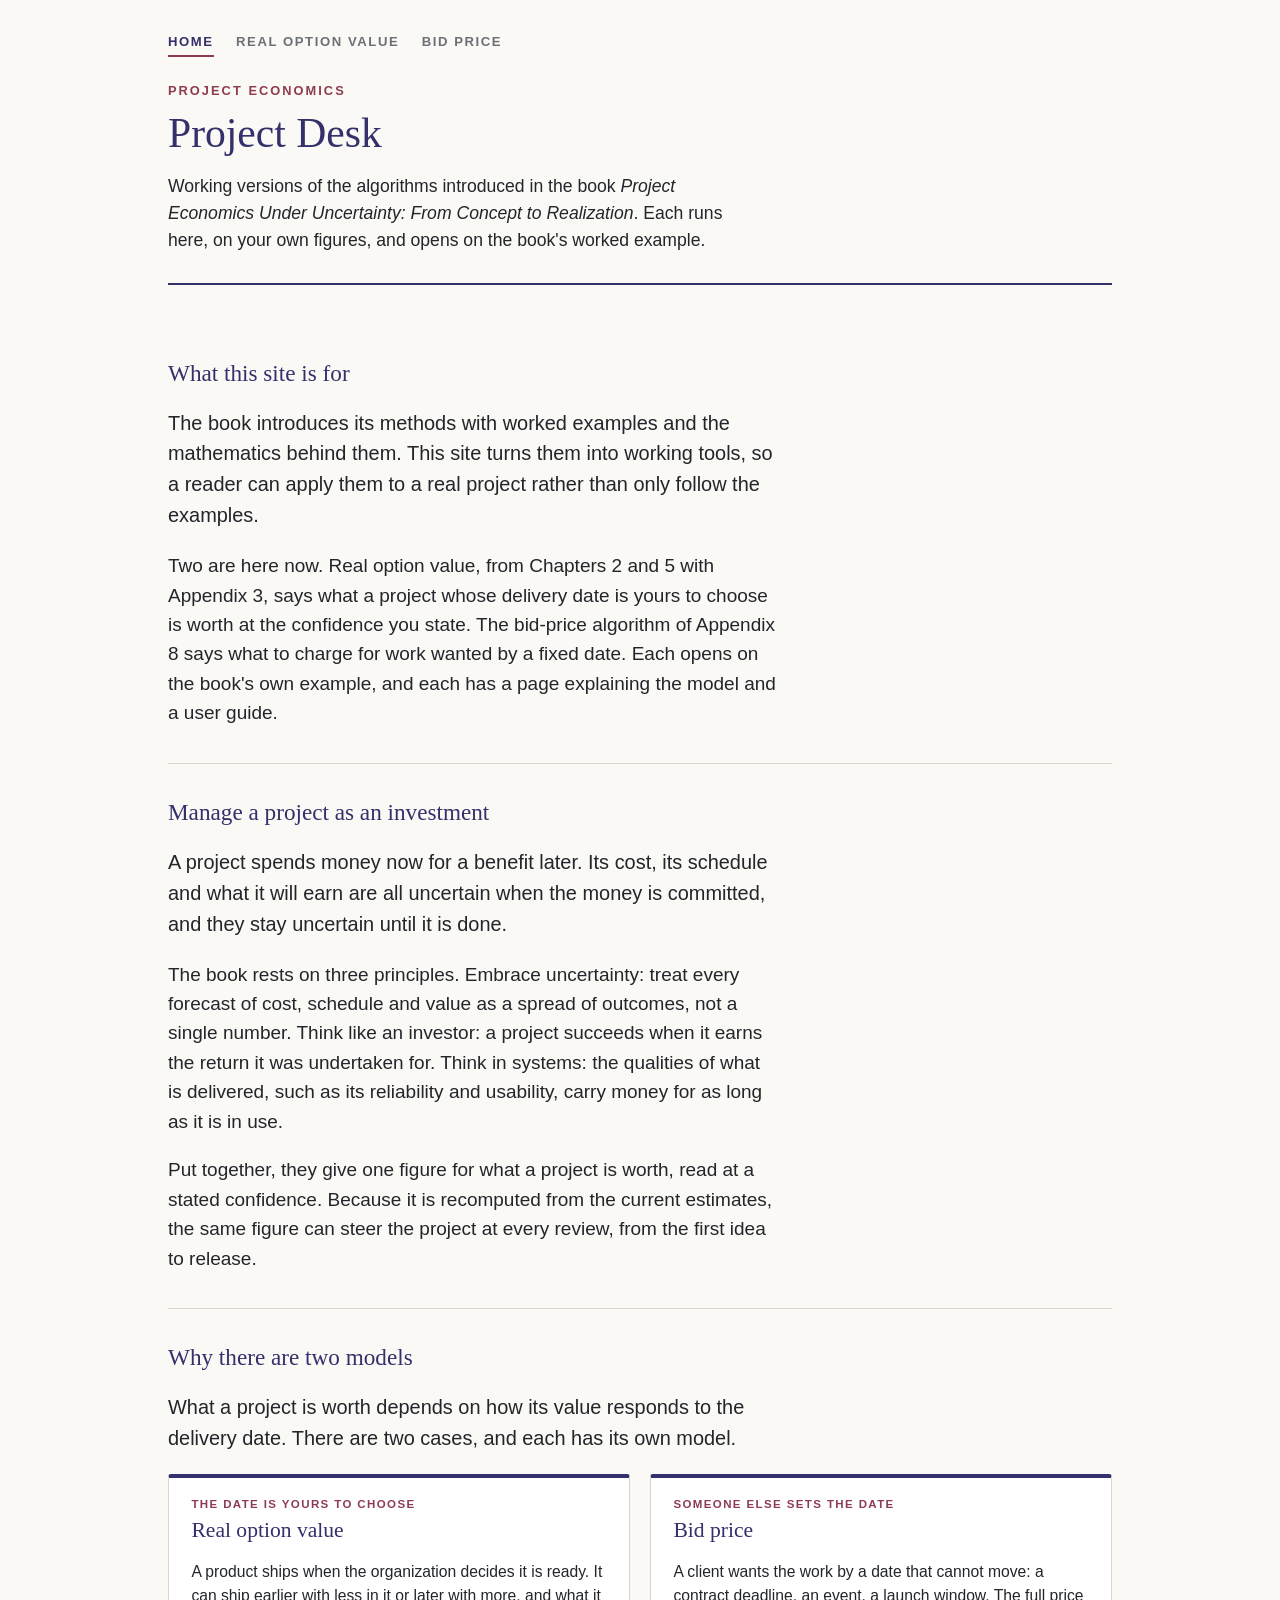
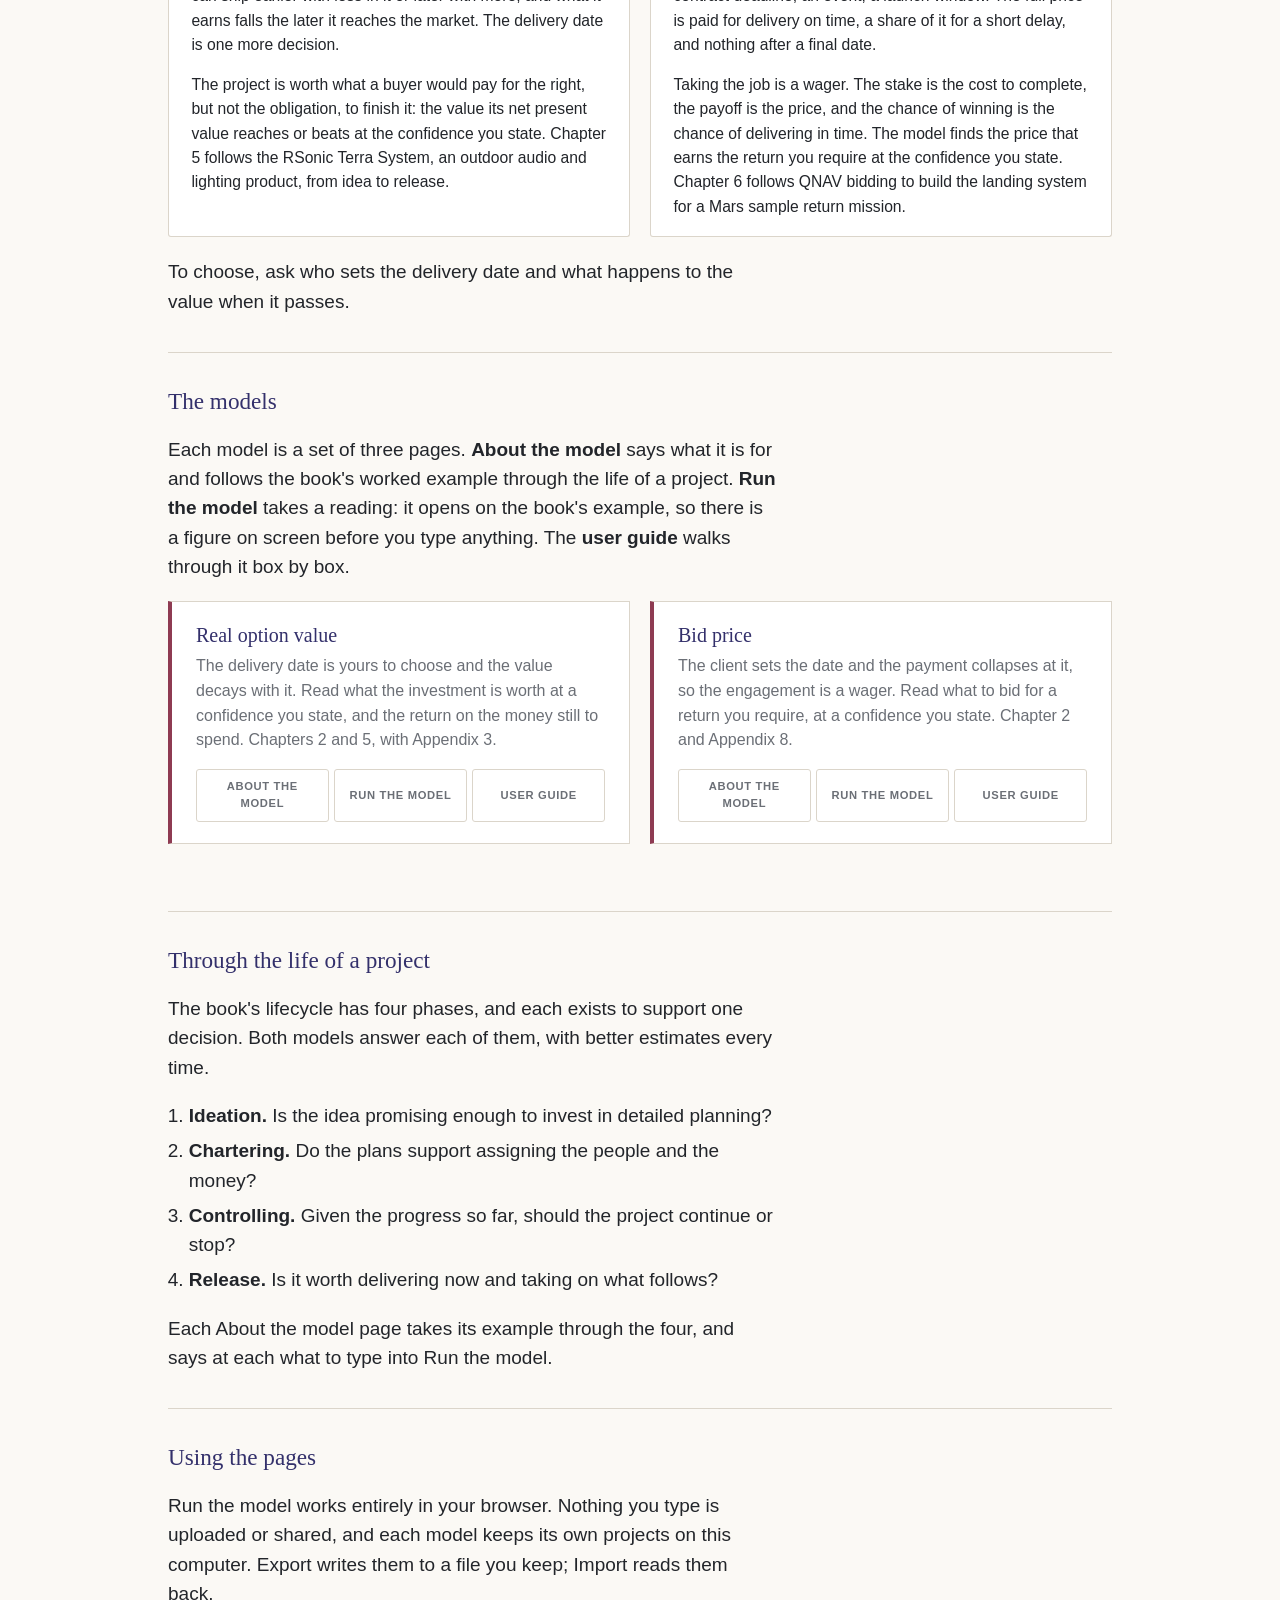
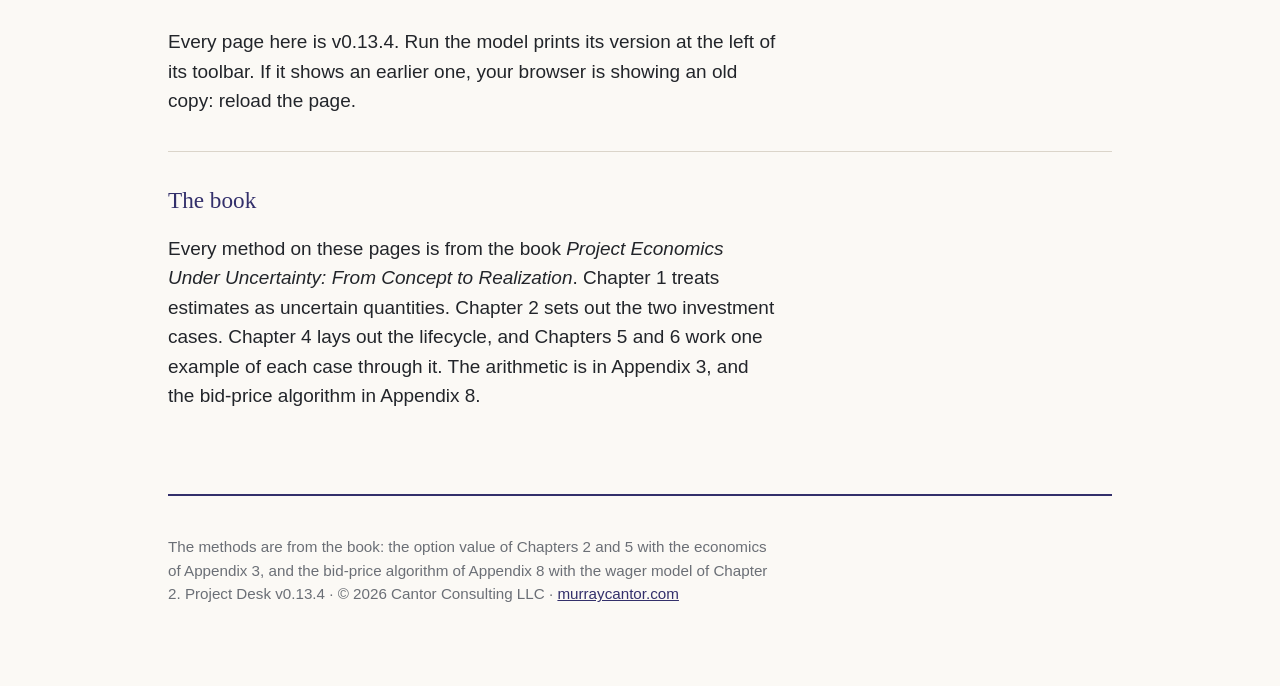
<file: index.html>
<!doctype html>
<html lang="en">
<head>
<meta charset="utf-8">
<meta name="viewport" content="width=device-width,initial-scale=1">
<title>Project Desk — Murray Cantor</title>
<meta name="description" content="Two models from the book for valuing a project under uncertainty: real option value when the delivery date is yours to choose, and bid price when someone else sets it. Each with a description, a page that takes a reading, and a user guide.">
<meta name="theme-color" content="#33306B">
<link rel="icon" href="data:image/svg+xml,%3Csvg xmlns='http://www.w3.org/2000/svg' viewBox='0 0 32 32'%3E%3Crect width='32' height='32' rx='3' fill='%2333306B'/%3E%3Cpath d='M6 23 L13 15 L19 19 L26 9' fill='none' stroke='%23FBF9F5' stroke-width='2.6' stroke-linecap='round' stroke-linejoin='round'/%3E%3C/svg%3E">
<link rel="stylesheet" href="site.css">
<style>
/* ----------------------------------------------------------------------
   Project Desk — additive styles over site.css.

   Everything here uses the tokens and the type already set in site.css and
   adds nothing to the palette. The one colour written out is #F7E3C6 on
   #7A4A12, which is site.css's own .tk marker, reused for a field that has
   not been stated yet — the same meaning it carries on the rest of the site.

   This page and calculators.html are the only pages on the site that carry
   their own styles and their own JavaScript.
   ---------------------------------------------------------------------- */

/* A tool page rather than a prose page, so the measure is wider than the
   site's 50rem. The type inside it still sets at the site's measure: p is
   capped at 38rem and .standfirst at 36rem by site.css. */
.wrap{max-width:62rem}

/* The app's own token names, aliased onto site.css's palette. The chart code
   asks for --accent and --ink-faint; these are what it gets. */
:root{--accent:var(--indigo);--ink-soft:var(--muted);--ink-faint:var(--muted)}

[hidden]{display:none!important}
button,input,select,textarea{font-family:var(--sans);color:var(--ink)}
.tnum{font-variant-numeric:tabular-nums}

/* --- the toolbar under the masthead --- */
.toolbar{display:flex;align-items:center;gap:.6rem;flex-wrap:wrap;margin:0 0 1.5rem}
.toolbar .lbl{font-size:.72rem;letter-spacing:.1em;text-transform:uppercase;
  color:var(--muted);font-weight:700}
.toolbar .bar-sp{flex:1 1 auto}
select.top{font-size:.95rem;color:var(--ink);background:#fff;
  border:1.5px solid var(--rule);border-radius:3px;padding:.32rem .5rem;max-width:22rem}

.btn{font-size:.82rem;font-weight:600;color:var(--indigo);background:#fff;
  border:1.5px solid var(--rule);border-radius:3px;padding:.34rem .8rem;cursor:pointer}
.btn:hover{border-color:var(--garnet-pale)}
.btn.pri{background:var(--indigo);border-color:var(--indigo);color:#fff}
.btn.pri:hover{background:var(--garnet);border-color:var(--garnet)}
.btn[disabled]{opacity:.45;cursor:not-allowed}
.btn:focus-visible,.tab:focus-visible,select:focus-visible,input:focus-visible,
textarea:focus-visible{outline:3px solid var(--amber);outline-offset:2px}

/* --- the three screens, in the language of .sitenav --- */
.tabs{display:flex;flex-wrap:wrap;gap:1.4rem;margin:0 0 1.75rem;padding-bottom:.6rem;
  border-bottom:1px solid var(--rule)}
.tab{font-size:.82rem;letter-spacing:.12em;text-transform:uppercase;font-weight:700;
  color:var(--muted);background:none;border:0;border-bottom:2px solid transparent;
  padding:0 0 .15rem;cursor:pointer}
.tab:hover{color:var(--indigo)}
.tab[aria-selected="true"]{color:var(--indigo);border-bottom-color:var(--garnet)}

/* --- panels --- */
.card{background:#fff;border:1.5px solid var(--rule);border-left:4px solid var(--garnet);
  border-radius:3px}
.pad{padding:1.1rem 1.25rem}
h2{font-size:1.45rem;margin:0 0 .3rem}
.sub{margin:0 0 1.25rem;font-size:1rem;color:var(--muted);max-width:38rem}
/* the Projects screen puts a button and its explanation in one .sub */
.sub:has(> .btn){display:flex;align-items:center;gap:.8rem;max-width:none;flex-wrap:wrap}
.sub:has(> .btn) > span{margin-left:0!important;max-width:38rem}
h3{margin:2rem 0 .7rem;font-family:var(--sans);font-size:.72rem;letter-spacing:.12em;
  text-transform:uppercase;color:var(--garnet);font-weight:700}
.cols{display:grid;grid-template-columns:minmax(0,1.85fr) minmax(0,1fr);gap:1.5rem;
  align-items:start}
@media (max-width:52rem){.cols{grid-template-columns:1fr}}

/* --- tables --- */
.tablewrap{overflow-x:auto}
table{border-collapse:collapse;width:100%;font-variant-numeric:tabular-nums}
th,td{text-align:left;padding:.55rem .9rem .55rem 0;border-top:1px solid var(--rule);
  font-size:.95rem}
thead th{border-top:0;border-bottom:1.5px solid var(--rule);font-size:.72rem;
  letter-spacing:.1em;text-transform:uppercase;color:var(--muted);font-weight:700;
  white-space:nowrap}
tr.row{cursor:pointer}
tr.row:hover td{background:var(--paper)}
td.r,th.r{text-align:right;white-space:nowrap;padding-right:0}

/* --- state marks: text and a rule, no fills, as elsewhere on the site --- */
.pill{display:inline-block;font-size:.68rem;letter-spacing:.1em;text-transform:uppercase;
  font-weight:700;padding:.12rem .45rem;border:1px solid currentColor;border-radius:2px;
  white-space:nowrap}
.pill.case{color:var(--indigo)}
.pill.ok{color:var(--moss)}
.pill.warn{color:#7A4A12}
.pill.bad{color:var(--garnet)}

/* --- the sheet --- */
.grp{border-top:1px solid var(--rule)}
.grp:first-child{border-top:0}
.ghead{padding:.9rem 1.25rem .35rem;font-size:.72rem;letter-spacing:.12em;
  text-transform:uppercase;color:var(--garnet);font-weight:700}
.frow{display:grid;grid-template-columns:minmax(10.5rem,1fr) auto;gap:.9rem;align-items:center;
  padding:.4rem 1.25rem .5rem}
.frow:hover{background:var(--paper)}
.flab{font-size:.95rem;min-width:0}
.flab .hint{display:block;font-size:.76rem;color:var(--muted);letter-spacing:.03em}
.flab .why{display:block;font-size:.8rem;color:var(--muted);max-width:34ch}
.fval{display:flex;gap:.3rem;align-items:center;justify-content:flex-end;flex-wrap:wrap}
.fval input,.fval select,.fval textarea{background:#fff;border:1.5px solid var(--rule);
  border-radius:3px;padding:.24rem .45rem;font-size:.92rem;text-align:right;
  font-variant-numeric:tabular-nums}
.fval input.t{width:5rem}
.fval select{text-align:left;max-width:15rem;font-variant-numeric:normal}
.fval select.form{font-size:.76rem;color:var(--muted);width:6rem;text-align:left}
.fval textarea{width:15rem;height:3.6rem;text-align:left;font-size:.82rem}
.fval .unit{font-size:.78rem;color:var(--muted);min-width:2.8rem;text-align:left}
/* A field with nothing in it yet is site.css's .tk, in its own colours. */
.unset input,.unset select.val,.unset textarea{border-color:var(--amber);background:#F7E3C6}
.needs{font-size:.64rem;letter-spacing:.1em;text-transform:uppercase;font-weight:700;
  color:#7A4A12}

/* --- the derived block --- */
.drow{display:flex;justify-content:space-between;gap:.9rem;padding:.4rem 1.25rem;
  font-size:.92rem;border-top:1px solid var(--rule)}
.drow:first-of-type{border-top:0}
.drow .v{font-variant-numeric:tabular-nums;white-space:nowrap}
.drow.alert{border-left:3px solid var(--amber);margin-left:-3px}
.drow.alert .v,.drow.alert .k{color:#7A4A12;font-weight:600}
.note{padding:.8rem 1.25rem 1rem;border-top:1px solid var(--rule);font-size:.9rem;
  color:var(--muted);max-width:38rem}

/* --- the reading --- */
.big{font-family:var(--serif);font-size:2.9rem;line-height:1.1;color:var(--indigo);
  font-variant-numeric:tabular-nums;font-weight:400}
.big.neg{color:var(--garnet)}
.bigsub{margin-top:.45rem;font-size:.97rem;color:var(--muted);max-width:38rem}
.kv{display:grid;gap:1.1rem;grid-template-columns:repeat(auto-fit,minmax(8.5rem,1fr));
  margin-top:1.5rem}
.kv .v{font-family:var(--serif);font-size:1.45rem;line-height:1.15;color:var(--ink);
  font-variant-numeric:tabular-nums}
.kv .k{display:block;margin-top:.15rem;font-size:.72rem;letter-spacing:.1em;
  text-transform:uppercase;color:var(--muted);font-weight:700}
.ctrl{display:flex;align-items:center;gap:.75rem;flex-wrap:wrap;font-size:.92rem;
  margin:.5rem 0}
.ctrl label{min-width:11rem;font-size:.76rem;letter-spacing:.06em;text-transform:uppercase;
  color:var(--muted);font-weight:700}
.ctrl input[type=range]{width:15rem;accent-color:var(--indigo)}
.ctrl .v{min-width:5.5rem;font-variant-numeric:tabular-nums}

/* --- charts, in the same hand as calculators.html --- */
svg.chart{display:block;width:100%;max-width:48rem;margin:1.25rem auto 0;height:auto;
  color:var(--muted)}
.legend{display:flex;flex-wrap:wrap;gap:1.1rem;margin:.6rem 0 0;font-size:.78rem;
  color:var(--muted)}
.legend i{display:inline-block;width:15px;height:2px;vertical-align:.25em;margin-right:.4rem}

/* --- refusal, blocked, error: the site's left-border idiom --- */
.refusal{background:#fff;border:1.5px solid var(--rule);border-left:4px solid var(--garnet);
  border-radius:3px;padding:1.25rem}
.refusal .big{color:var(--garnet);font-size:2.1rem}
.blocked{background:#fff;border:1.5px solid var(--rule);border-left:4px solid var(--amber);
  border-radius:3px;padding:1.25rem}
.blocked ul{margin:.6rem 0 0;padding-left:1.2rem;font-size:.95rem}
.err{margin-bottom:1.25rem;padding:.7rem .95rem;background:#fff;color:var(--garnet);
  border:1.5px solid var(--rule);border-left:4px solid var(--garnet);border-radius:3px;
  font-size:.95rem}

.savebar{display:flex;gap:.7rem;align-items:center;padding:.8rem 1.25rem;font-size:.9rem;
  border-top:1px solid var(--rule);background:var(--paper)}
.dirty{color:#7A4A12;font-weight:600}

dialog{border:1.5px solid var(--rule);border-left:4px solid var(--garnet);border-radius:3px;
  background:#fff;color:var(--ink);padding:0;max-width:32rem;width:calc(100% - 2rem);
  font-family:var(--sans);font-size:19px;line-height:1.55}
dialog::backdrop{background:rgba(34,37,42,.45)}
.dlg-h{padding:1rem 1.25rem .3rem;font-family:var(--serif);font-size:1.25rem;color:var(--indigo)}
.dlg-b{padding:.5rem 1.25rem 1.25rem}
.dlg-f{padding:.8rem 1.25rem;border-top:1px solid var(--rule);display:flex;
  justify-content:flex-end;gap:.6rem}
.pick{display:grid;gap:.6rem;margin-top:.7rem}
.pick label{border:1.5px solid var(--rule);border-radius:3px;padding:.65rem .8rem;cursor:pointer;
  display:flex;gap:.6rem;align-items:flex-start;font-size:.95rem}
.pick label:has(input:checked){border-left:4px solid var(--garnet);padding-left:calc(.8rem - 2.5px)}
.pick input{accent-color:var(--indigo);margin-top:.35rem;flex:0 0 auto}
.pick small{display:block;color:var(--muted);font-size:.85rem}
.dlg-b input[type=text]{width:100%;background:#fff;border:1.5px solid var(--rule);
  border-radius:3px;padding:.4rem .55rem;margin-top:.35rem;font-size:.95rem}
.lbl{font-size:.72rem;letter-spacing:.1em;text-transform:uppercase;color:var(--muted);
  font-weight:700}
.foot{margin-top:2rem;font-size:.85rem;color:var(--muted)}

@media (max-width:34rem){
  /* the spacer pushes PROJECT onto a line of its own at this width */
  .toolbar .bar-sp{display:none}
  .toolbar{gap:.5rem}
  /* the projects table scrolls inside its panel rather than setting one word
     per line; the page itself still has no sideways scroll */
  .tablewrap table{min-width:32rem}
  th,td{padding-right:.7rem;font-size:.9rem}
  .big{font-size:2.2rem}
  .refusal .big{font-size:1.7rem}
  .kv .v{font-size:1.25rem}
  .ctrl label{min-width:0}
  .ctrl input[type=range]{width:100%}
  .frow{grid-template-columns:1fr}
  .fval{justify-content:flex-start}
}
</style>
<style id="sitenav-local">
/* The site's navigation, kept inside this folder: Home and one entry per
   model, and under a model its three pages. site.css styles the current page;
   this marks the model a page belongs to the same way. */
.sitenav a[aria-current="true"]{color:var(--indigo);border-bottom:2px solid var(--garnet)}
/* A model's three pages are one set: its name heads each of them, with these
   tabs under it, sitting on the masthead's rule in the same place on all three. */
.masthead.family{padding-bottom:0}
.modeltabs{display:grid;grid-template-columns:repeat(3,auto);justify-content:start;gap:.35rem;margin:1.6rem 0 0}
.modeltabs a{display:block;padding:.55rem 1.05rem .5rem;font-family:var(--sans);font-size:.78rem;
  letter-spacing:.1em;text-transform:uppercase;font-weight:700;text-decoration:none;color:var(--muted);
  background:#fff;border:1.5px solid var(--rule);border-bottom:0;border-radius:3px 3px 0 0}
.modeltabs a:hover{color:var(--indigo);border-color:var(--garnet-pale)}
.modeltabs a[aria-current="page"]{background:var(--indigo);border-color:var(--indigo);color:#fff}
.modeltabs a:focus-visible{outline:3px solid var(--amber);outline-offset:2px}
.modeltabs a{text-align:center}
@media (max-width:34rem){.modeltabs{grid-template-columns:repeat(3,1fr)}.modeltabs a{padding:.5rem .35rem .45rem;font-size:.68rem;letter-spacing:.05em;display:flex;align-items:center;justify-content:center}}
</style>
<style id="landing">
/* The landing page: its sections, the two cases, the model cards and their tabs. */
.home section{padding:2.2rem 0}
.home .lead{font-size:1.05em}
.open{display:inline-block;font-size:.82rem;font-weight:600;color:#fff;background:var(--indigo);
  border:1.5px solid var(--indigo);border-radius:3px;padding:.38rem .9rem;text-decoration:none}
.open:hover{background:var(--garnet);border-color:var(--garnet)}
.open.quiet{background:#fff;color:var(--indigo);border-color:var(--rule)}
.open.quiet:hover{color:var(--garnet);border-color:var(--garnet-pale)}
.open:focus-visible{outline:3px solid var(--amber);outline-offset:2px}
.cases{display:grid;gap:1.25rem;margin:1.25rem 0 1.25rem}
.case{background:#fff;border:1.5px solid var(--rule);border-top:4px solid var(--indigo);border-radius:3px;padding:1.1rem 1.4rem}
.case .lbl{margin:0 0 .25rem;font-size:.72rem;letter-spacing:.12em;text-transform:uppercase;color:var(--garnet);font-weight:700}
.case h3,.model h3{font-family:var(--serif);text-transform:none;letter-spacing:0;font-weight:400}
.case h3{margin:0 0 .6rem;font-size:1.35rem;color:var(--indigo)}
.case p{font-size:.98rem}
.case p:last-child{margin-bottom:0}
.phases{max-width:38rem;padding-left:1.3rem}
.phases li{margin:.35rem 0}
@media(min-width:44rem){.cases{grid-template-columns:1fr 1fr}}
.models{display:grid;gap:1.25rem;margin:0 0 2rem}
.model{background:#fff;border:1.5px solid var(--rule);border-left:4px solid var(--garnet);
  padding:1.3rem 1.5rem;display:flex;flex-direction:column}
.model h3{margin:0 0 .4rem;font-size:1.25rem}
.model h3 a{color:var(--indigo);text-decoration:none}
.model h3 a:hover{color:var(--garnet)}
.model p{margin:0 0 1rem;font-size:1rem;color:var(--muted);max-width:44rem;flex:1 1 auto}
.modeltabs.home{margin:0;grid-template-columns:repeat(3,1fr);justify-content:stretch}
.modeltabs.home a{padding:.5rem .4rem;font-size:.7rem;letter-spacing:.06em;display:flex;align-items:center;justify-content:center}
.modeltabs.home a{border-bottom:1.5px solid var(--rule);border-radius:3px}
.modeltabs.home a:hover{background:var(--indigo);border-color:var(--indigo);color:#fff}
@media(min-width:44rem){.models{grid-template-columns:1fr 1fr}}
</style>
</head>
<body>
<div class="wrap">

<nav class="sitenav" aria-label="Site">
  <a href="index.html" aria-current="page">Home</a>
  <a href="real-option-model.html">Real option value</a>
  <a href="fixed-bid-model.html">Bid price</a>
</nav>

<header class="masthead">
  <p class="eyebrow">Project economics</p>
  <h1>Project Desk</h1>
  <p class="standfirst">Working versions of the algorithms introduced in the book <i>Project Economics Under Uncertainty: From Concept to Realization</i>. Each runs here, on your own figures, and opens on the book's worked example.</p>
</header>

<main class="home">

<section id="purpose">
  <h2>What this site is for</h2>
  <p class="lead">The book introduces its methods with worked examples and the mathematics behind them. This site turns them into working tools, so a reader can apply them to a real project rather than only follow the examples.</p>
  <p>Two are here now. Real option value, from Chapters 2 and 5 with Appendix 3, says what a project whose delivery date is yours to choose is worth at the confidence you state. The bid-price algorithm of Appendix 8 says what to charge for work wanted by a fixed date. Each opens on the book's own example, and each has a page explaining the model and a user guide.</p>
</section>

<section id="idea">
  <h2>Manage a project as an investment</h2>
  <p class="lead">A project spends money now for a benefit later. Its cost, its schedule and what it will earn are all uncertain when the money is committed, and they stay uncertain until it is done.</p>
  <p>The book rests on three principles. Embrace uncertainty: treat every forecast of cost, schedule and value as a spread of outcomes, not a single number. Think like an investor: a project succeeds when it earns the return it was undertaken for. Think in systems: the qualities of what is delivered, such as its reliability and usability, carry money for as long as it is in use.</p>
  <p>Put together, they give one figure for what a project is worth, read at a stated confidence. Because it is recomputed from the current estimates, the same figure can steer the project at every review, from the first idea to release.</p>
</section>

<section id="why">
  <h2>Why there are two models</h2>
  <p class="lead">What a project is worth depends on how its value responds to the delivery date. There are two cases, and each has its own model.</p>
  <div class="cases">
    <div class="case">
      <p class="lbl">The date is yours to choose</p>
      <h3>Real option value</h3>
      <p>A product ships when the organization decides it is ready. It can ship earlier with less in it or later with more, and what it earns falls the later it reaches the market. The delivery date is one more decision.</p>
      <p>The project is worth what a buyer would pay for the right, but not the obligation, to finish it: the value its net present value reaches or beats at the confidence you state. Chapter 5 follows the RSonic Terra System, an outdoor audio and lighting product, from idea to release.</p>
    </div>
    <div class="case">
      <p class="lbl">Someone else sets the date</p>
      <h3>Bid price</h3>
      <p>A client wants the work by a date that cannot move: a contract deadline, an event, a launch window. The full price is paid for delivery on time, a share of it for a short delay, and nothing after a final date.</p>
      <p>Taking the job is a wager. The stake is the cost to complete, the payoff is the price, and the chance of winning is the chance of delivering in time. The model finds the price that earns the return you require at the confidence you state. Chapter 6 follows QNAV bidding to build the landing system for a Mars sample return mission.</p>
    </div>
  </div>
  <p>To choose, ask who sets the delivery date and what happens to the value when it passes.</p>
</section>

<section id="models">
  <h2>The models</h2>
  <p>Each model is a set of three pages. <b>About the model</b> says what it is for and follows the book's worked example through the life of a project. <b>Run the model</b> takes a reading: it opens on the book's example, so there is a figure on screen before you type anything. The <b>user guide</b> walks through it box by box.</p>
  <div class="models">
    <div class="model">
      <h3><a href="real-option-model.html">Real option value</a></h3>
      <p>The delivery date is yours to choose and the value decays with it. Read what the investment is worth at a confidence you state, and the return on the money still to spend. Chapters 2 and 5, with Appendix 3.</p>
      <nav class="modeltabs home" aria-label="The pages of Real option value">
        <a href="real-option-model.html">About the model</a>
        <a href="real-option.html">Run the model</a>
        <a href="real-option-guide.html">User guide</a>
      </nav>
    </div>
    <div class="model">
      <h3><a href="fixed-bid-model.html">Bid price</a></h3>
      <p>The client sets the date and the payment collapses at it, so the engagement is a wager. Read what to bid for a return you require, at a confidence you state. Chapter 2 and Appendix 8.</p>
      <nav class="modeltabs home" aria-label="The pages of Bid price">
        <a href="fixed-bid-model.html">About the model</a>
        <a href="fixed-bid.html">Run the model</a>
        <a href="fixed-bid-guide.html">User guide</a>
      </nav>
    </div>
  </div>
</section>

<section id="lifecycle">
  <h2>Through the life of a project</h2>
  <p>The book's lifecycle has four phases, and each exists to support one decision. Both models answer each of them, with better estimates every time.</p>
  <ol class="phases">
    <li><b>Ideation.</b> Is the idea promising enough to invest in detailed planning?</li>
    <li><b>Chartering.</b> Do the plans support assigning the people and the money?</li>
    <li><b>Controlling.</b> Given the progress so far, should the project continue or stop?</li>
    <li><b>Release.</b> Is it worth delivering now and taking on what follows?</li>
  </ol>
  <p>Each About the model page takes its example through the four, and says at each what to type into Run the model.</p>
</section>

<section id="use">
  <h2>Using the pages</h2>
  <p>Run the model works entirely in your browser. Nothing you type is uploaded or shared, and each model keeps its own projects on this computer. Export writes them to a file you keep; Import reads them back.</p>
  <p>Every page here is v0.13.4. Run the model prints its version at the left of its toolbar. If it shows an earlier one, your browser is showing an old copy: reload the page.</p>
</section>

<section id="book">
  <h2>The book</h2>
  <p>Every method on these pages is from the book <i>Project Economics Under Uncertainty: From Concept to Realization</i>. Chapter 1 treats estimates as uncertain quantities. Chapter 2 sets out the two investment cases. Chapter 4 lays out the lifecycle, and Chapters 5 and 6 work one example of each case through it. The arithmetic is in Appendix 3, and the bid-price algorithm in Appendix 8.</p>
</section>

</main>
<footer>
  <p>The methods are from the book: the option value of Chapters 2 and 5 with the economics of Appendix 3, and the bid-price algorithm of Appendix 8 with the wager model of Chapter 2.
  Project Desk v0.13.4 · © 2026 Cantor Consulting LLC · <a href="https://murraycantor.com/">murraycantor.com</a></p>
</footer>

</div>

</body>
</html>
</file>
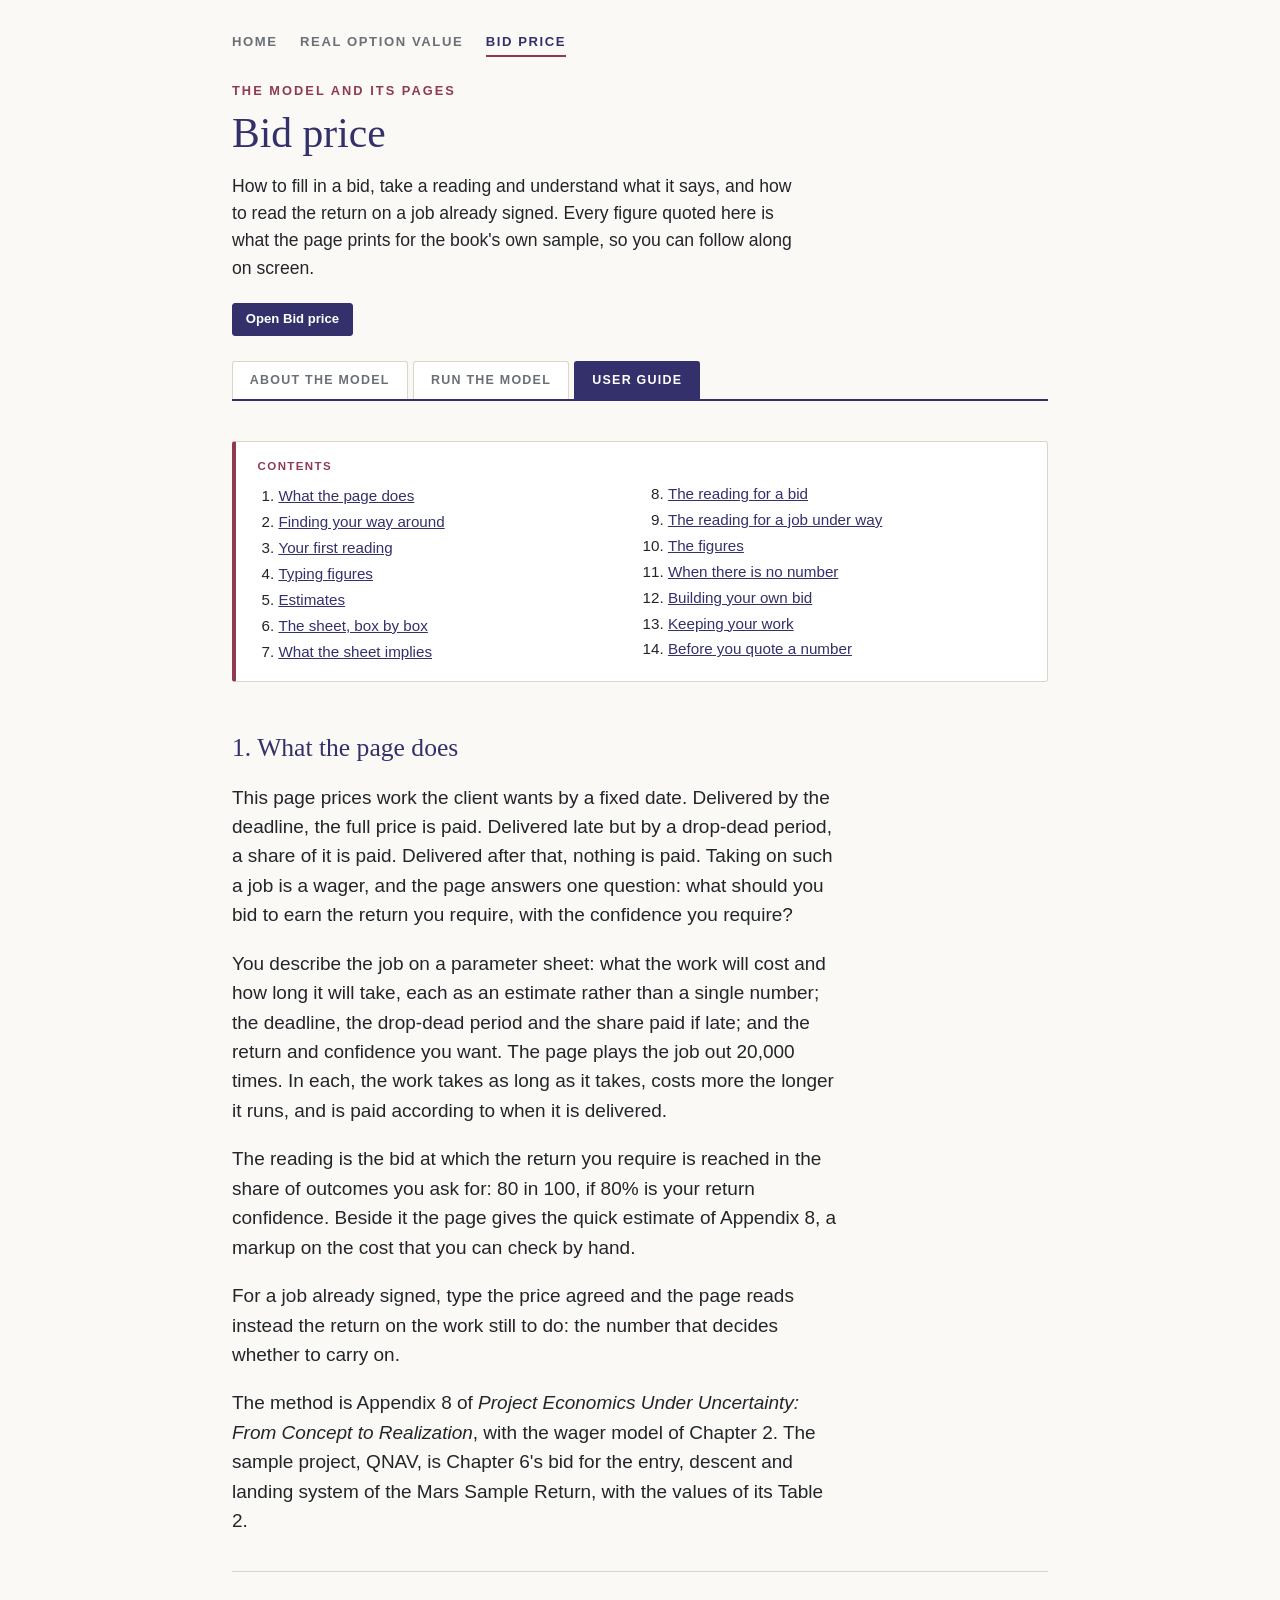
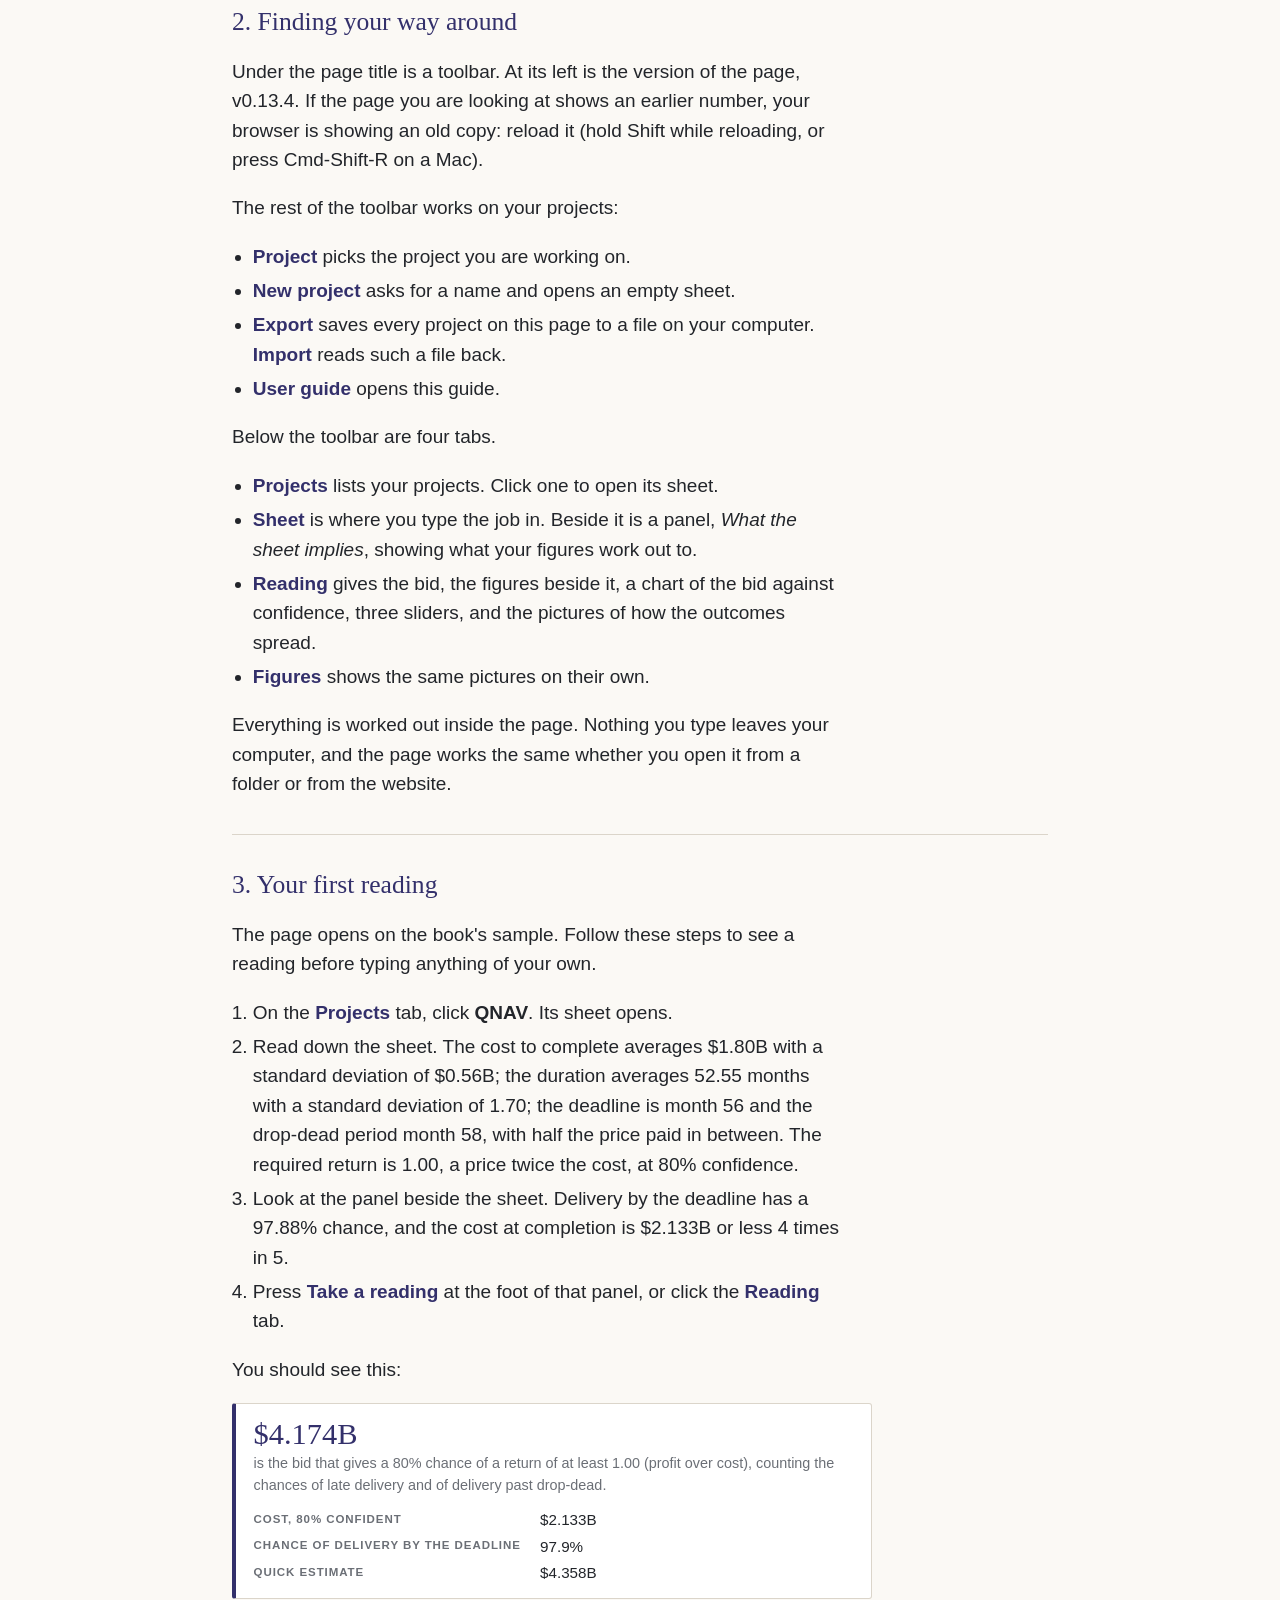
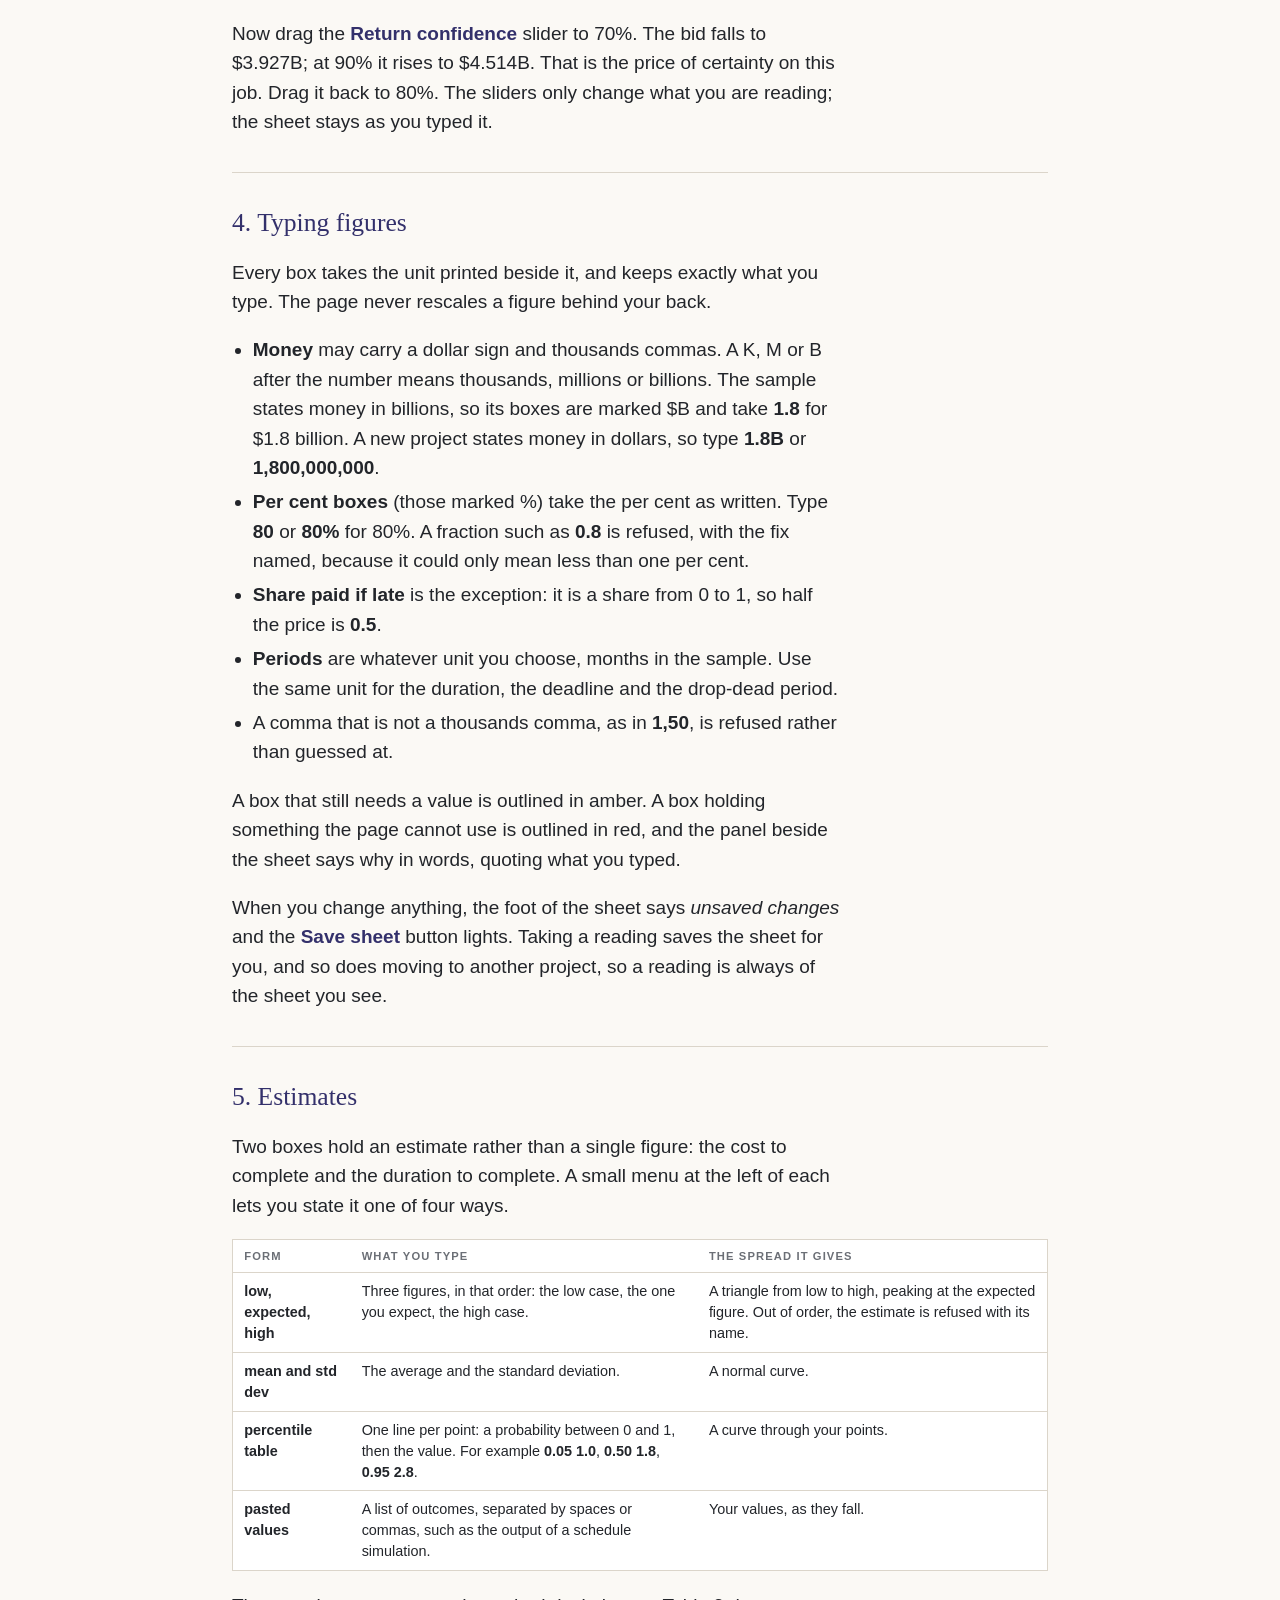
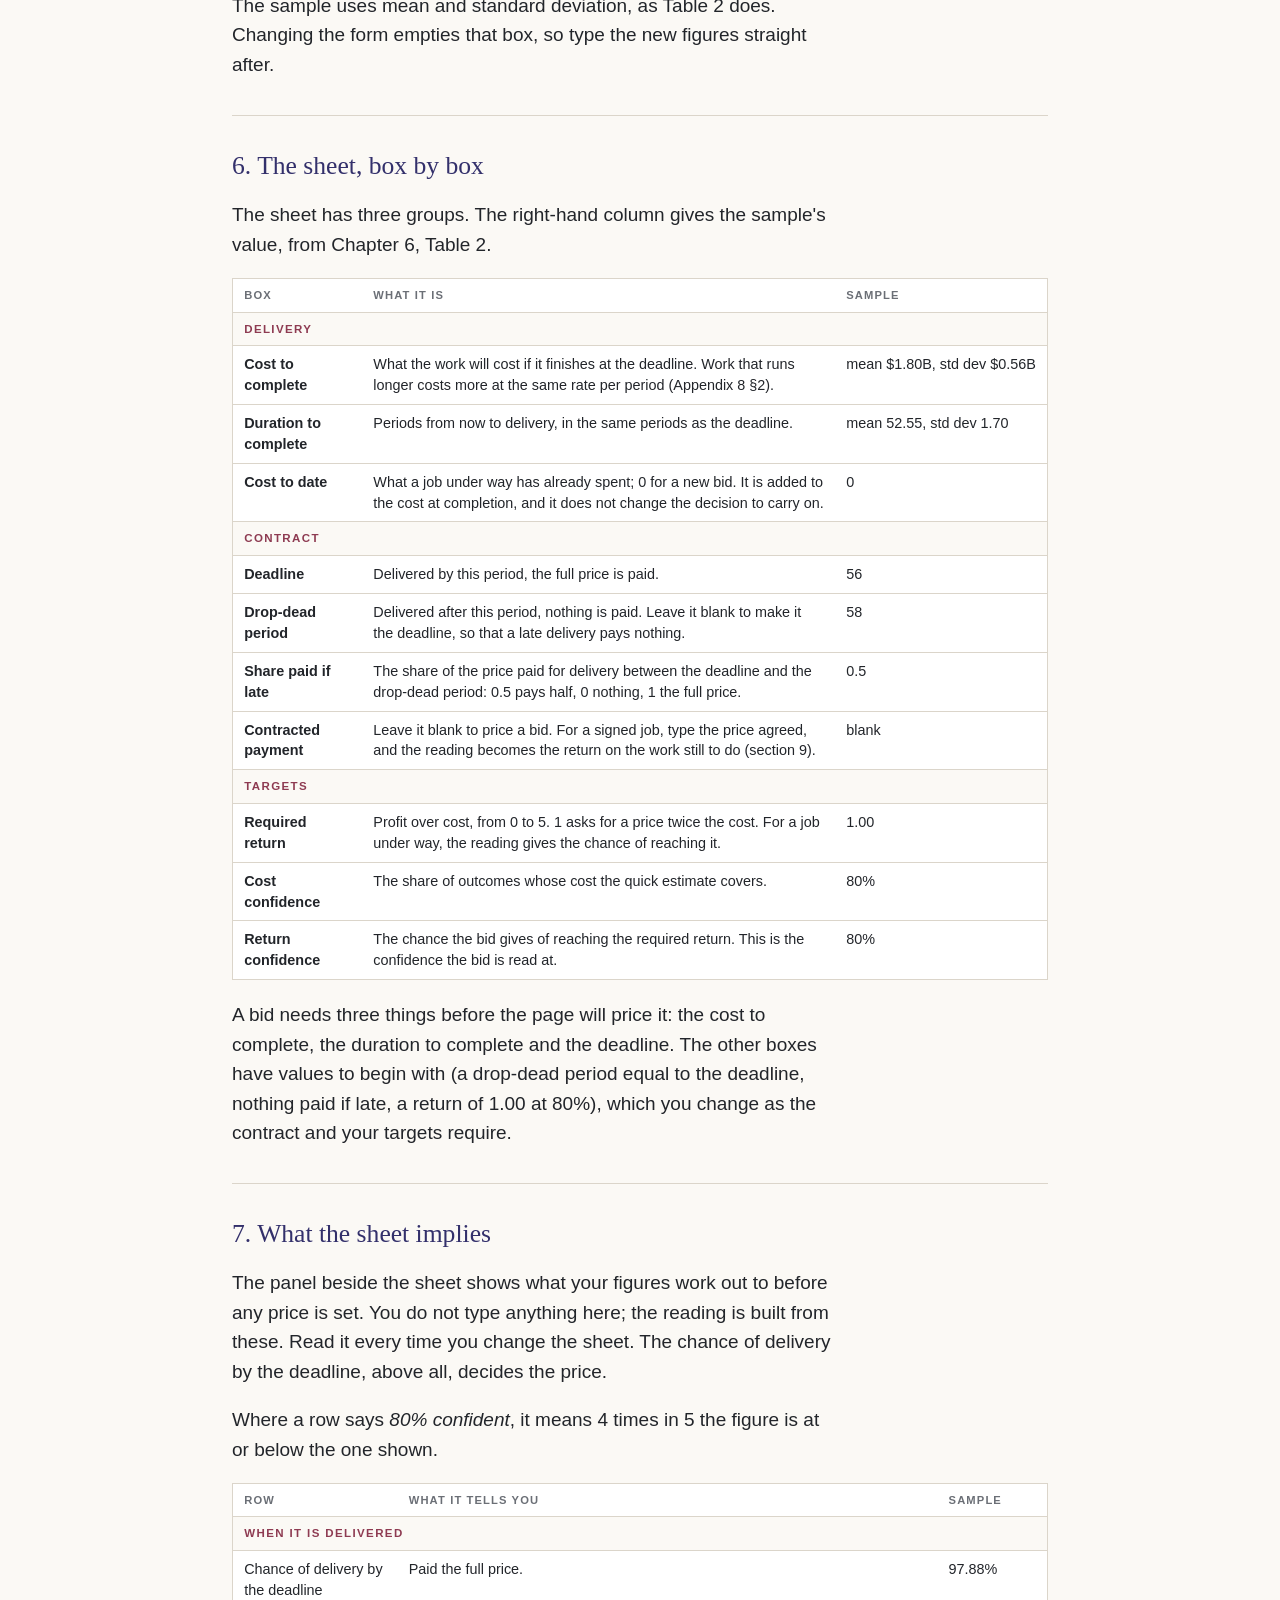
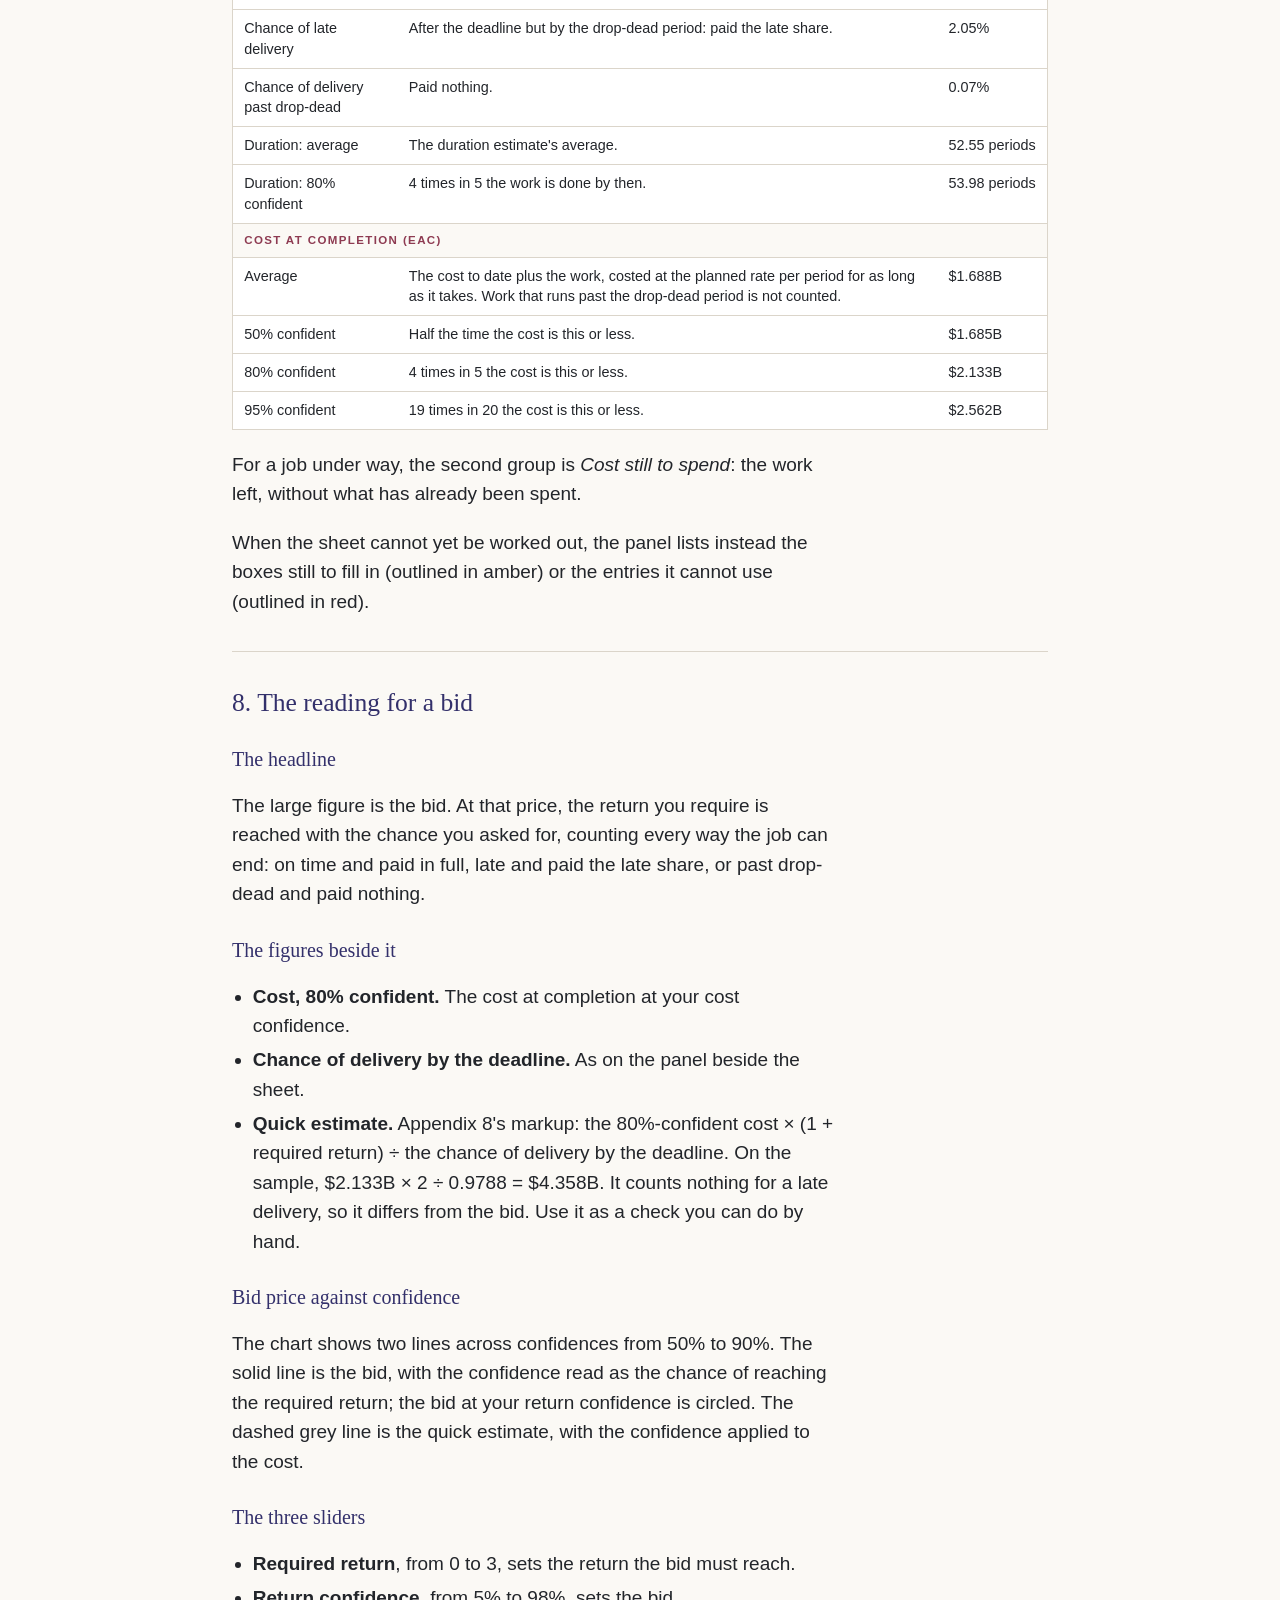
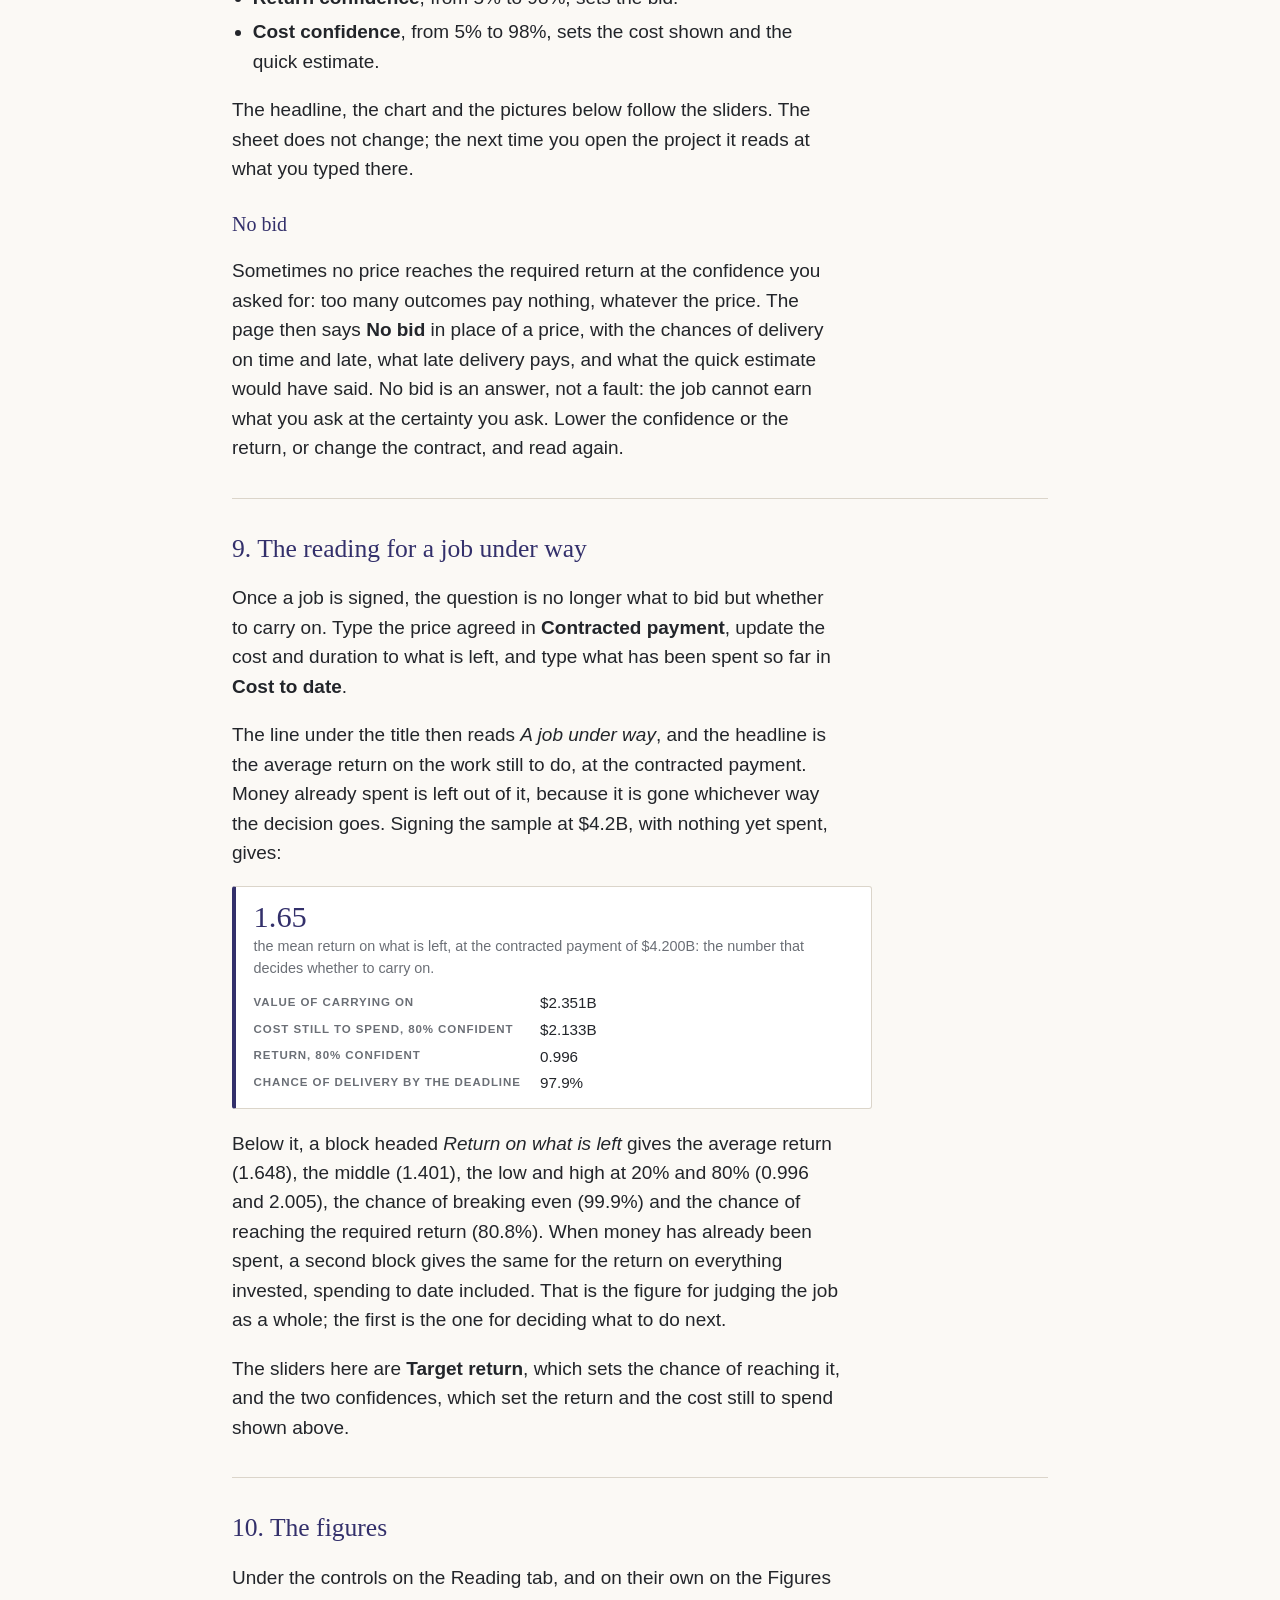
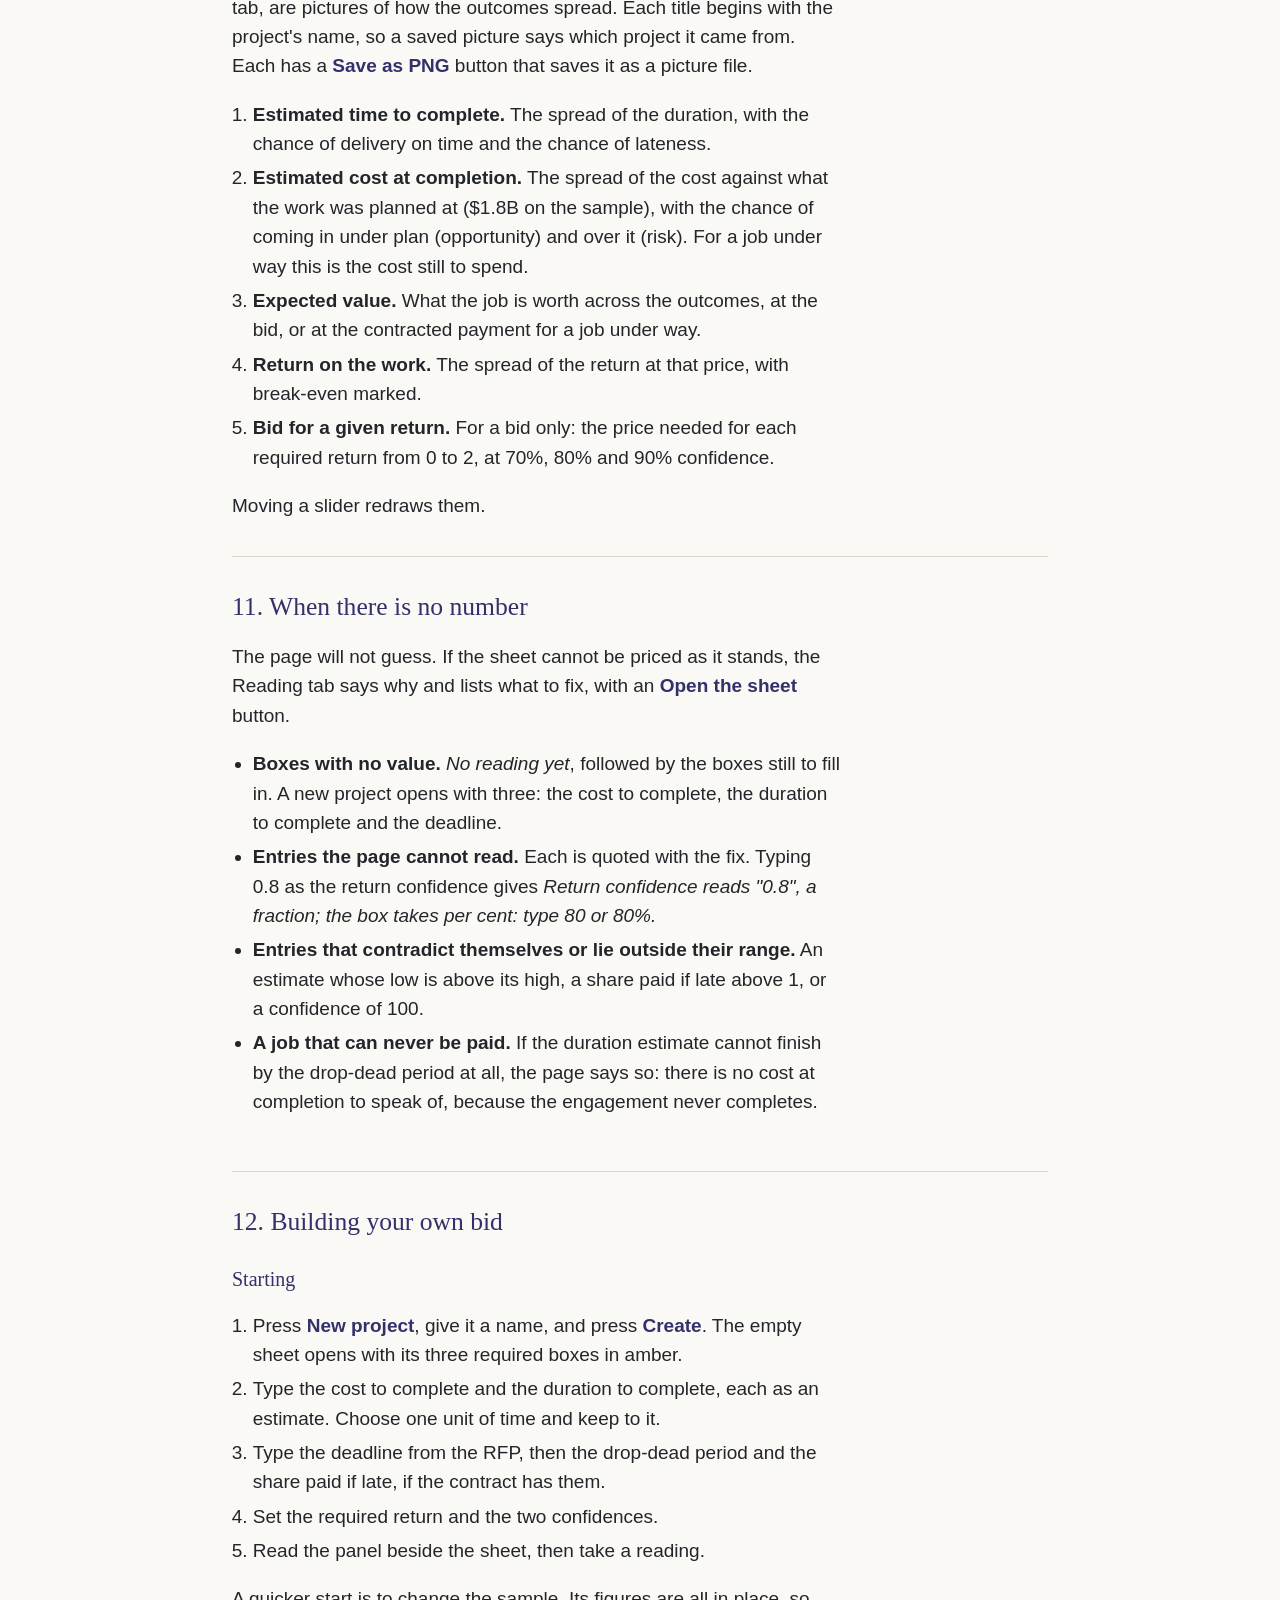
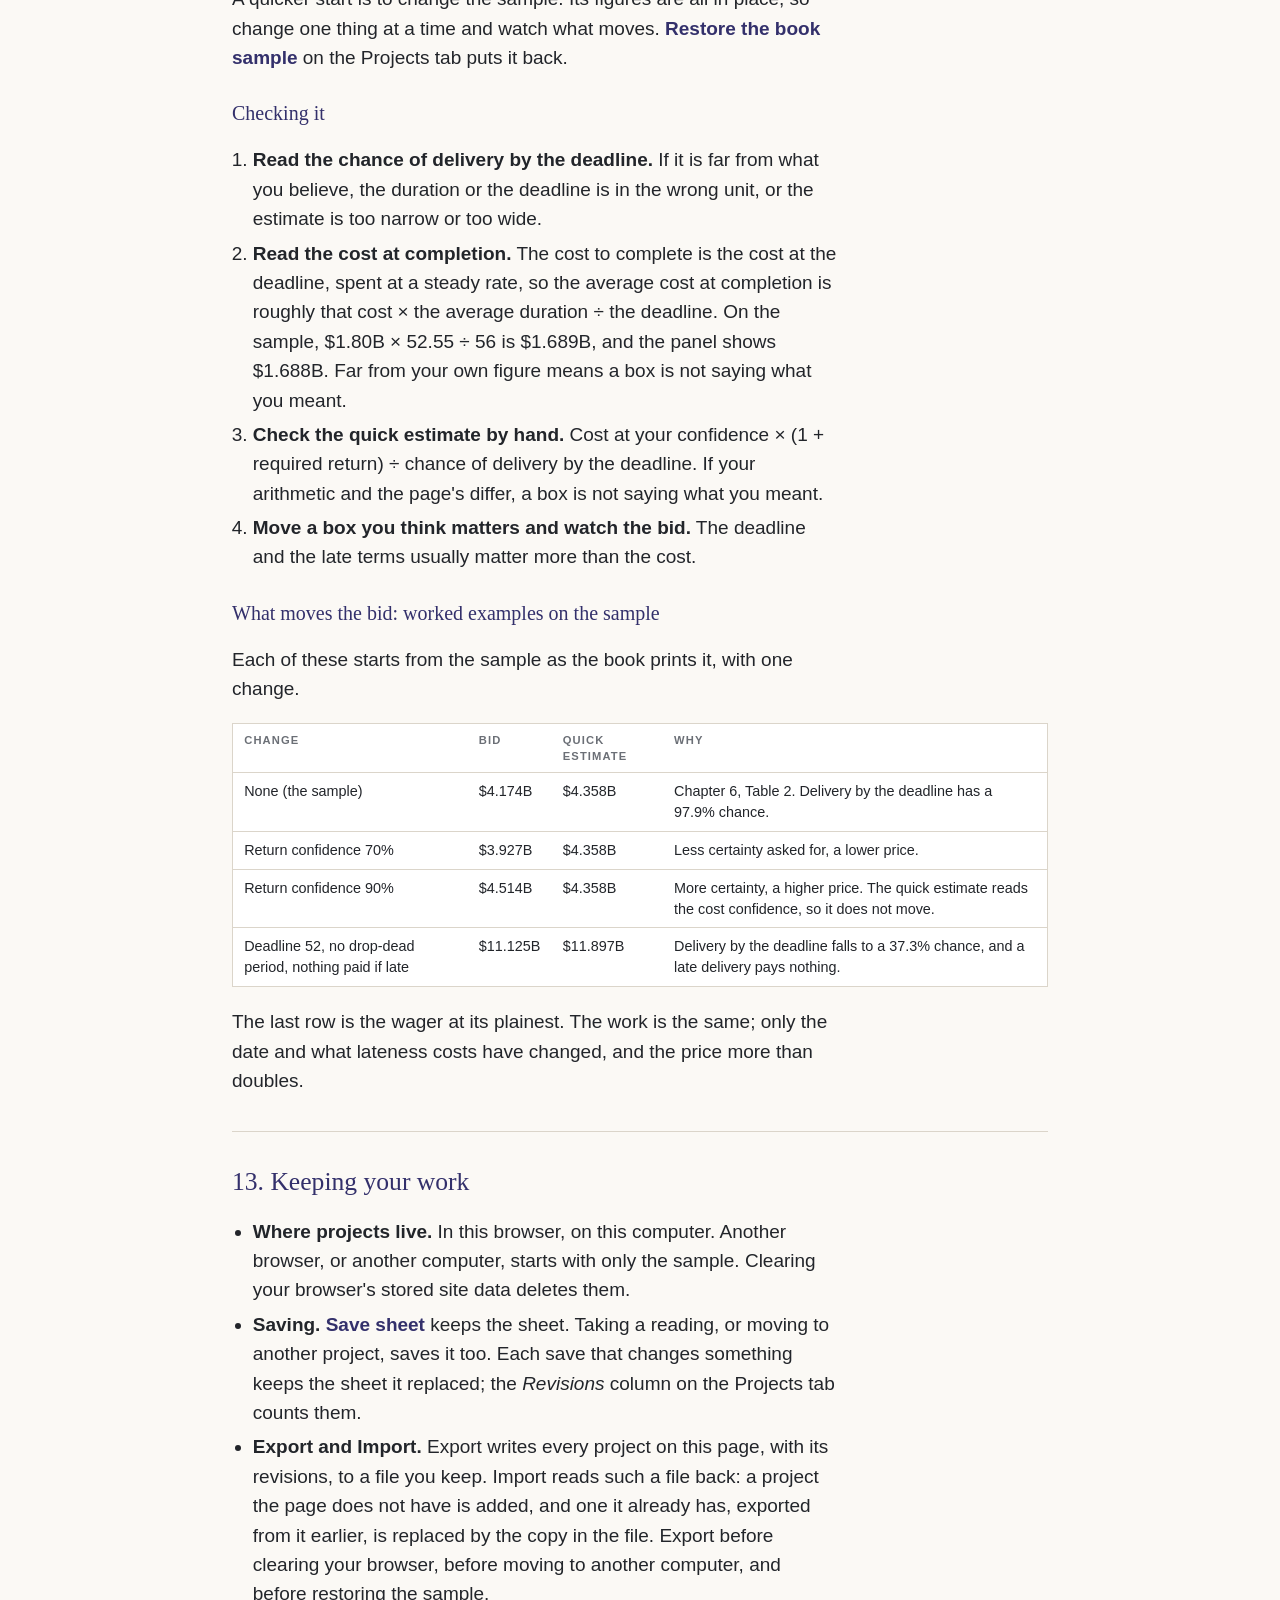
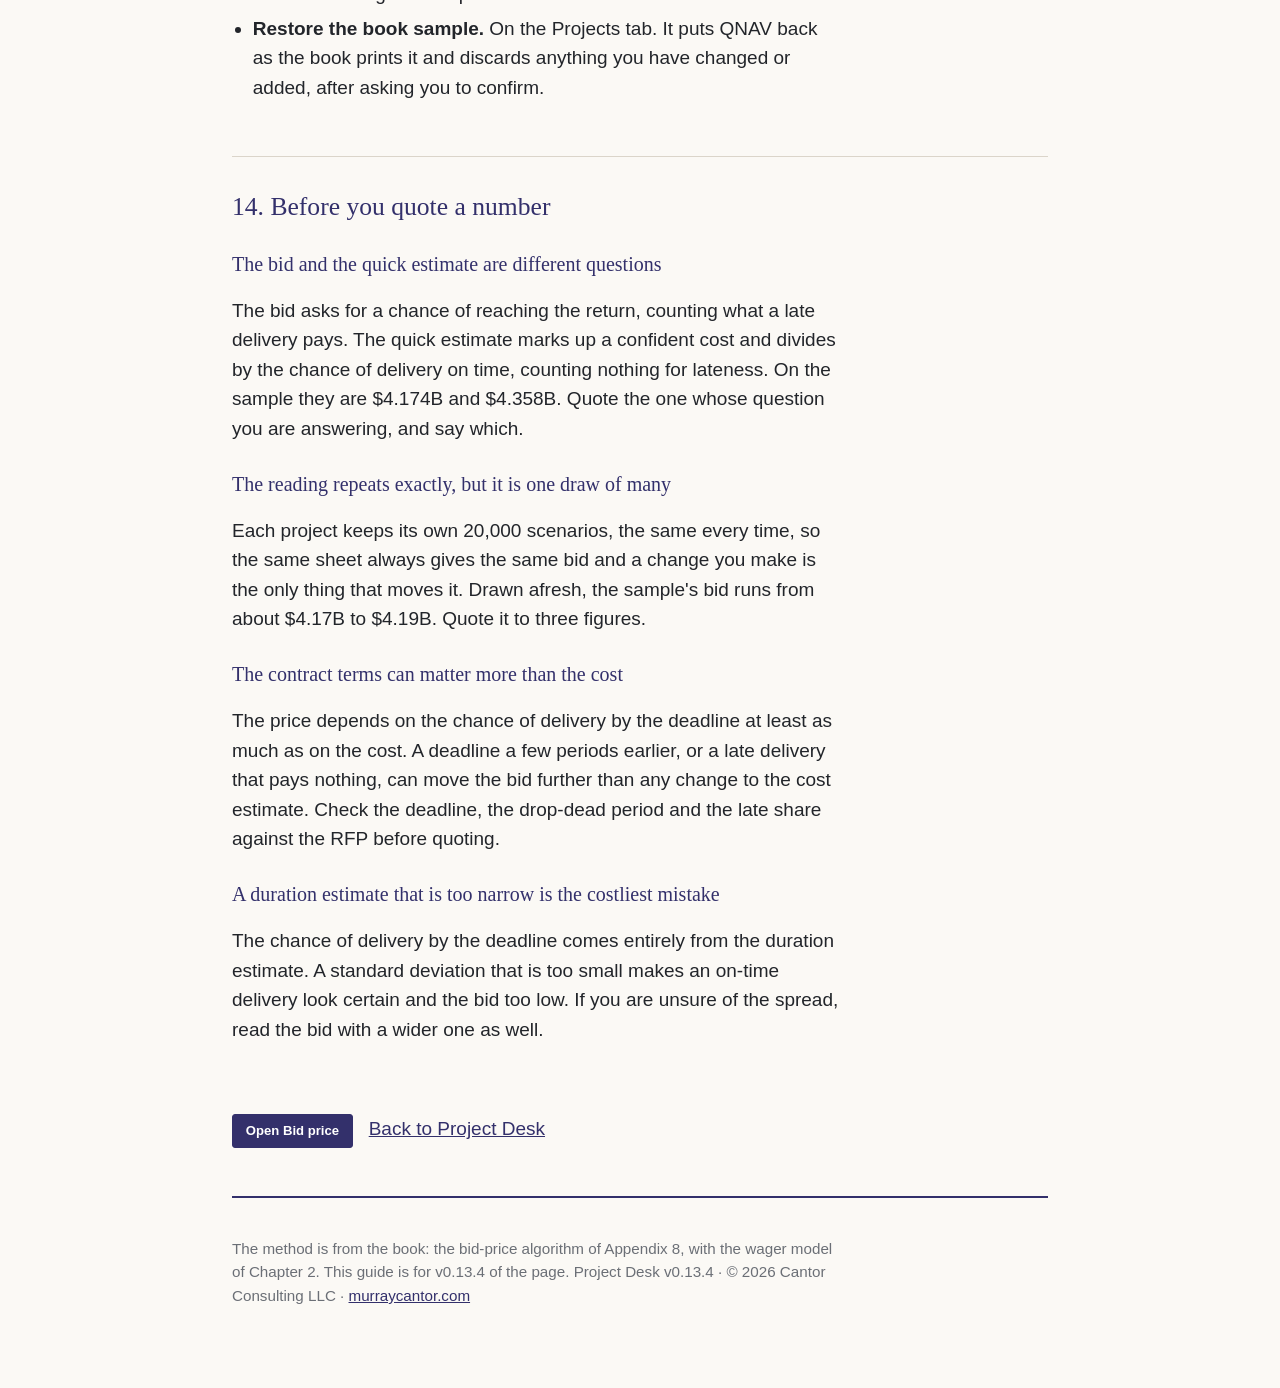
<file: fixed-bid-guide.html>
<!doctype html>
<html lang="en">
<head>
<meta charset="utf-8">
<meta name="viewport" content="width=device-width,initial-scale=1">
<title>Bid price: user guide — Murray Cantor</title>
<meta name="description" content="User guide to Bid price: fill in a fixed-deadline bid, take a reading, and read what to bid for a return you require at a confidence you state.">
<meta name="theme-color" content="#33306B">
<link rel="icon" href="data:image/svg+xml,%3Csvg xmlns='http://www.w3.org/2000/svg' viewBox='0 0 32 32'%3E%3Crect width='32' height='32' rx='3' fill='%2333306B'/%3E%3Cpath d='M6 23 L13 15 L19 19 L26 9' fill='none' stroke='%23FBF9F5' stroke-width='2.6' stroke-linecap='round' stroke-linejoin='round'/%3E%3C/svg%3E">
<link rel="stylesheet" href="site.css">
<style>
/* ----------------------------------------------------------------------
   The user guide pages: additive styles over site.css, as the model pages
   are. Nothing added to the palette.
   ---------------------------------------------------------------------- */
.wrap{max-width:54rem}
.guide h2{margin-top:0}
.guide h3{margin:1.8rem 0 .6rem;color:var(--indigo)}
.guide section{padding:2.2rem 0}
.guide ol,.guide ul{max-width:38rem;padding-left:1.3rem}
.guide li{margin:.3rem 0}
.guide .lead{font-size:1em}
.toc{background:#fff;border:1.5px solid var(--rule);border-left:4px solid var(--garnet);
  border-radius:3px;padding:1rem 1.35rem;margin:0 0 1rem}
.toc .lbl{display:block;font-size:.72rem;letter-spacing:.12em;text-transform:uppercase;
  color:var(--garnet);font-weight:700;margin-bottom:.4rem}
.toc ol{margin:0;padding-left:1.3rem;columns:2;column-gap:2rem;font-size:.95rem;max-width:none}
.toc li{margin:.15rem 0;break-inside:avoid}
@media (max-width:40rem){.toc ol{columns:1}}
.open{display:inline-block;margin:.2rem 0 0;font-size:.82rem;font-weight:600;color:#fff;
  background:var(--indigo);border:1.5px solid var(--indigo);border-radius:3px;
  padding:.34rem .8rem;text-decoration:none}
.open:hover{background:var(--garnet);border-color:var(--garnet)}
.open:focus-visible{outline:3px solid var(--amber);outline-offset:2px}
.tablewrap{overflow-x:auto;margin:1rem 0 1.25rem}
table.g{border-collapse:collapse;width:100%;font-size:.9rem;line-height:1.45;background:#fff;
  border:1.5px solid var(--rule)}
table.g th,table.g td{text-align:left;vertical-align:top;padding:.5rem .7rem;
  border-top:1px solid var(--rule)}
table.g thead th{border-top:0;border-bottom:1.5px solid var(--rule);font-size:.7rem;
  letter-spacing:.1em;text-transform:uppercase;color:var(--muted);font-weight:700}
table.g td.n{white-space:nowrap;font-variant-numeric:tabular-nums}
table.g td b{font-weight:600}
table.g tr.grp td{background:var(--paper);font-size:.72rem;letter-spacing:.12em;
  text-transform:uppercase;color:var(--garnet);font-weight:700}
.screen{background:#fff;border:1.5px solid var(--rule);border-left:4px solid var(--indigo);
  border-radius:3px;padding:.8rem 1.1rem;margin:1rem 0 1.25rem;font-size:.95rem;max-width:40rem}
.screen .big{font-family:var(--serif);font-size:1.9rem;color:var(--indigo);line-height:1.15}
.screen .say{color:var(--muted);font-size:.9rem}
.screen dl{display:grid;grid-template-columns:auto auto;gap:.2rem 1.2rem;margin:.7rem 0 0;
  justify-content:start}
.screen dt{font-size:.72rem;letter-spacing:.08em;text-transform:uppercase;color:var(--muted);
  font-weight:700;align-self:center}
.screen dd{margin:0;font-variant-numeric:tabular-nums}
.warnbox{background:#fff;border:1.5px solid var(--rule);border-left:4px solid var(--amber);
  border-radius:3px;padding:.8rem 1.1rem;margin:1rem 0;max-width:40rem;font-size:.95rem}
.kbd{font-weight:600;color:var(--indigo)}
@media (max-width:34rem){
  .screen dl{grid-template-columns:1fr}
  table.g{font-size:.84rem}
  table.g th,table.g td{padding:.45rem .5rem}
}
</style>
<style id="sitenav-local">
/* The site's navigation, kept inside this folder: Home and one entry per
   model, and under a model its three pages. site.css styles the current page;
   this marks the model a page belongs to the same way. */
.sitenav a[aria-current="true"]{color:var(--indigo);border-bottom:2px solid var(--garnet)}
/* A model's three pages are one set: its name heads each of them, with these
   tabs under it, sitting on the masthead's rule in the same place on all three. */
.masthead.family{padding-bottom:0}
.modeltabs{display:grid;grid-template-columns:repeat(3,auto);justify-content:start;gap:.35rem;margin:1.6rem 0 0}
.modeltabs a{display:block;padding:.55rem 1.05rem .5rem;font-family:var(--sans);font-size:.78rem;
  letter-spacing:.1em;text-transform:uppercase;font-weight:700;text-decoration:none;color:var(--muted);
  background:#fff;border:1.5px solid var(--rule);border-bottom:0;border-radius:3px 3px 0 0}
.modeltabs a:hover{color:var(--indigo);border-color:var(--garnet-pale)}
.modeltabs a[aria-current="page"]{background:var(--indigo);border-color:var(--indigo);color:#fff}
.modeltabs a:focus-visible{outline:3px solid var(--amber);outline-offset:2px}
.modeltabs a{text-align:center}
@media (max-width:34rem){.modeltabs{grid-template-columns:repeat(3,1fr)}.modeltabs a{padding:.5rem .35rem .45rem;font-size:.68rem;letter-spacing:.05em;display:flex;align-items:center;justify-content:center}}
</style>
</head>
<body>
<div class="wrap">
<nav class="sitenav" aria-label="Site">
  <a href="index.html">Home</a>
  <a href="real-option-model.html">Real option value</a>
  <a href="fixed-bid-model.html" aria-current="true">Bid price</a>
</nav>
<header class="masthead family">
  <p class="eyebrow">The model and its pages</p>
  <h1>Bid price</h1>
  <p class="standfirst">How to fill in a bid, take a reading and understand what it says, and how to read the return on a job already signed. Every figure quoted here is what the page prints for the book's own sample, so you can follow along on screen.</p>
  <p style="margin:1.1rem 0 0"><a class="open" href="fixed-bid.html">Open Bid price</a></p>
  <nav class="modeltabs" aria-label="The pages of Bid price">
    <a href="fixed-bid-model.html">About the model</a>
    <a href="fixed-bid.html">Run the model</a>
    <a href="fixed-bid-guide.html" aria-current="page">User guide</a>
  </nav>
</header>

<main class="guide">

<nav class="toc" aria-label="Contents">
  <span class="lbl">Contents</span>
  <ol>
    <li><a href="#what">What the page does</a></li>
    <li><a href="#layout">Finding your way around</a></li>
    <li><a href="#first">Your first reading</a></li>
    <li><a href="#typing">Typing figures</a></li>
    <li><a href="#estimates">Estimates</a></li>
    <li><a href="#sheet">The sheet, box by box</a></li>
    <li><a href="#panel">What the sheet implies</a></li>
    <li><a href="#reading">The reading for a bid</a></li>
    <li><a href="#job">The reading for a job under way</a></li>
    <li><a href="#figures">The figures</a></li>
    <li><a href="#nonumber">When there is no number</a></li>
    <li><a href="#own">Building your own bid</a></li>
    <li><a href="#keeping">Keeping your work</a></li>
    <li><a href="#quoting">Before you quote a number</a></li>
  </ol>
</nav>

<section id="what">
  <h2>1. What the page does</h2>
  <p class="lead">This page prices work the client wants by a fixed date. Delivered by the deadline, the full price is paid. Delivered late but by a drop-dead period, a share of it is paid. Delivered after that, nothing is paid. Taking on such a job is a wager, and the page answers one question: what should you bid to earn the return you require, with the confidence you require?</p>
  <p>You describe the job on a parameter sheet: what the work will cost and how long it will take, each as an estimate rather than a single number; the deadline, the drop-dead period and the share paid if late; and the return and confidence you want. The page plays the job out 20,000 times. In each, the work takes as long as it takes, costs more the longer it runs, and is paid according to when it is delivered.</p>
  <p>The reading is the bid at which the return you require is reached in the share of outcomes you ask for: 80 in 100, if 80% is your return confidence. Beside it the page gives the quick estimate of Appendix 8, a markup on the cost that you can check by hand.</p>
  <p>For a job already signed, type the price agreed and the page reads instead the return on the work still to do: the number that decides whether to carry on.</p>
  <p>The method is Appendix 8 of <i>Project Economics Under Uncertainty: From Concept to Realization</i>, with the wager model of Chapter 2. The sample project, QNAV, is Chapter 6's bid for the entry, descent and landing system of the Mars Sample Return, with the values of its Table 2.</p>
</section>

<section id="layout">
  <h2>2. Finding your way around</h2>
  <p>Under the page title is a toolbar. At its left is the version of the page, v0.13.4. If the page you are looking at shows an earlier number, your browser is showing an old copy: reload it (hold Shift while reloading, or press Cmd-Shift-R on a Mac).</p>
  <p>The rest of the toolbar works on your projects:</p>
  <ul>
    <li><span class="kbd">Project</span> picks the project you are working on.</li>
    <li><span class="kbd">New project</span> asks for a name and opens an empty sheet.</li>
    <li><span class="kbd">Export</span> saves every project on this page to a file on your computer. <span class="kbd">Import</span> reads such a file back.</li>
    <li><span class="kbd">User guide</span> opens this guide.</li>
  </ul>
  <p>Below the toolbar are four tabs.</p>
  <ul>
    <li><span class="kbd">Projects</span> lists your projects. Click one to open its sheet.</li>
    <li><span class="kbd">Sheet</span> is where you type the job in. Beside it is a panel, <i>What the sheet implies</i>, showing what your figures work out to.</li>
    <li><span class="kbd">Reading</span> gives the bid, the figures beside it, a chart of the bid against confidence, three sliders, and the pictures of how the outcomes spread.</li>
    <li><span class="kbd">Figures</span> shows the same pictures on their own.</li>
  </ul>
  <p>Everything is worked out inside the page. Nothing you type leaves your computer, and the page works the same whether you open it from a folder or from the website.</p>
</section>

<section id="first">
  <h2>3. Your first reading</h2>
  <p>The page opens on the book's sample. Follow these steps to see a reading before typing anything of your own.</p>
  <ol>
    <li>On the <span class="kbd">Projects</span> tab, click <b>QNAV</b>. Its sheet opens.</li>
    <li>Read down the sheet. The cost to complete averages $1.80B with a standard deviation of $0.56B; the duration averages 52.55 months with a standard deviation of 1.70; the deadline is month 56 and the drop-dead period month 58, with half the price paid in between. The required return is 1.00, a price twice the cost, at 80% confidence.</li>
    <li>Look at the panel beside the sheet. Delivery by the deadline has a 97.88% chance, and the cost at completion is $2.133B or less 4 times in 5.</li>
    <li>Press <span class="kbd">Take a reading</span> at the foot of that panel, or click the <span class="kbd">Reading</span> tab.</li>
  </ol>
  <p>You should see this:</p>
  <div class="screen">
    <div class="big">$4.174B</div>
    <div class="say">is the bid that gives a 80% chance of a return of at least 1.00 (profit over cost), counting the chances of late delivery and of delivery past drop-dead.</div>
    <dl>
      <dt>Cost, 80% confident</dt><dd>$2.133B</dd>
      <dt>Chance of delivery by the deadline</dt><dd>97.9%</dd>
      <dt>Quick estimate</dt><dd>$4.358B</dd>
    </dl>
  </div>
  <p>Now drag the <span class="kbd">Return confidence</span> slider to 70%. The bid falls to $3.927B; at 90% it rises to $4.514B. That is the price of certainty on this job. Drag it back to 80%. The sliders only change what you are reading; the sheet stays as you typed it.</p>
</section>

<section id="typing">
  <h2>4. Typing figures</h2>
  <p>Every box takes the unit printed beside it, and keeps exactly what you type. The page never rescales a figure behind your back.</p>
  <ul>
    <li><b>Money</b> may carry a dollar sign and thousands commas. A K, M or B after the number means thousands, millions or billions. The sample states money in billions, so its boxes are marked $B and take <b>1.8</b> for $1.8 billion. A new project states money in dollars, so type <b>1.8B</b> or <b>1,800,000,000</b>.</li>
    <li><b>Per cent boxes</b> (those marked %) take the per cent as written. Type <b>80</b> or <b>80%</b> for 80%. A fraction such as <b>0.8</b> is refused, with the fix named, because it could only mean less than one per cent.</li>
    <li><b>Share paid if late</b> is the exception: it is a share from 0 to 1, so half the price is <b>0.5</b>.</li>
    <li><b>Periods</b> are whatever unit you choose, months in the sample. Use the same unit for the duration, the deadline and the drop-dead period.</li>
    <li>A comma that is not a thousands comma, as in <b>1,50</b>, is refused rather than guessed at.</li>
  </ul>
  <p>A box that still needs a value is outlined in amber. A box holding something the page cannot use is outlined in red, and the panel beside the sheet says why in words, quoting what you typed.</p>
  <p>When you change anything, the foot of the sheet says <i>unsaved changes</i> and the <span class="kbd">Save sheet</span> button lights. Taking a reading saves the sheet for you, and so does moving to another project, so a reading is always of the sheet you see.</p>
</section>

<section id="estimates">
  <h2>5. Estimates</h2>
  <p>Two boxes hold an estimate rather than a single figure: the cost to complete and the duration to complete. A small menu at the left of each lets you state it one of four ways.</p>
  <div class="tablewrap"><table class="g">
    <thead><tr><th>Form</th><th>What you type</th><th>The spread it gives</th></tr></thead>
    <tbody>
      <tr><td><b>low, expected, high</b></td><td>Three figures, in that order: the low case, the one you expect, the high case.</td><td>A triangle from low to high, peaking at the expected figure. Out of order, the estimate is refused with its name.</td></tr>
      <tr><td><b>mean and std dev</b></td><td>The average and the standard deviation.</td><td>A normal curve.</td></tr>
      <tr><td><b>percentile table</b></td><td>One line per point: a probability between 0 and 1, then the value. For example <b>0.05 1.0</b>, <b>0.50 1.8</b>, <b>0.95 2.8</b>.</td><td>A curve through your points.</td></tr>
      <tr><td><b>pasted values</b></td><td>A list of outcomes, separated by spaces or commas, such as the output of a schedule simulation.</td><td>Your values, as they fall.</td></tr>
    </tbody>
  </table></div>
  <p>The sample uses mean and standard deviation, as Table 2 does. Changing the form empties that box, so type the new figures straight after.</p>
</section>

<section id="sheet">
  <h2>6. The sheet, box by box</h2>
  <p>The sheet has three groups. The right-hand column gives the sample's value, from Chapter 6, Table 2.</p>
  <div class="tablewrap"><table class="g">
    <thead><tr><th>Box</th><th>What it is</th><th>Sample</th></tr></thead>
    <tbody>
      <tr class="grp"><td colspan="3">Delivery</td></tr>
      <tr><td><b>Cost to complete</b></td><td>What the work will cost if it finishes at the deadline. Work that runs longer costs more at the same rate per period (Appendix 8 §2).</td><td class="n">mean $1.80B, std dev $0.56B</td></tr>
      <tr><td><b>Duration to complete</b></td><td>Periods from now to delivery, in the same periods as the deadline.</td><td class="n">mean 52.55, std dev 1.70</td></tr>
      <tr><td><b>Cost to date</b></td><td>What a job under way has already spent; 0 for a new bid. It is added to the cost at completion, and it does not change the decision to carry on.</td><td class="n">0</td></tr>
      <tr class="grp"><td colspan="3">Contract</td></tr>
      <tr><td><b>Deadline</b></td><td>Delivered by this period, the full price is paid.</td><td class="n">56</td></tr>
      <tr><td><b>Drop-dead period</b></td><td>Delivered after this period, nothing is paid. Leave it blank to make it the deadline, so that a late delivery pays nothing.</td><td class="n">58</td></tr>
      <tr><td><b>Share paid if late</b></td><td>The share of the price paid for delivery between the deadline and the drop-dead period: 0.5 pays half, 0 nothing, 1 the full price.</td><td class="n">0.5</td></tr>
      <tr><td><b>Contracted payment</b></td><td>Leave it blank to price a bid. For a signed job, type the price agreed, and the reading becomes the return on the work still to do (section 9).</td><td>blank</td></tr>
      <tr class="grp"><td colspan="3">Targets</td></tr>
      <tr><td><b>Required return</b></td><td>Profit over cost, from 0 to 5. 1 asks for a price twice the cost. For a job under way, the reading gives the chance of reaching it.</td><td class="n">1.00</td></tr>
      <tr><td><b>Cost confidence</b></td><td>The share of outcomes whose cost the quick estimate covers.</td><td class="n">80%</td></tr>
      <tr><td><b>Return confidence</b></td><td>The chance the bid gives of reaching the required return. This is the confidence the bid is read at.</td><td class="n">80%</td></tr>
    </tbody>
  </table></div>
  <p>A bid needs three things before the page will price it: the cost to complete, the duration to complete and the deadline. The other boxes have values to begin with (a drop-dead period equal to the deadline, nothing paid if late, a return of 1.00 at 80%), which you change as the contract and your targets require.</p>
</section>

<section id="panel">
  <h2>7. What the sheet implies</h2>
  <p>The panel beside the sheet shows what your figures work out to before any price is set. You do not type anything here; the reading is built from these. Read it every time you change the sheet. The chance of delivery by the deadline, above all, decides the price.</p>
  <p>Where a row says <i>80% confident</i>, it means 4 times in 5 the figure is at or below the one shown.</p>
  <div class="tablewrap"><table class="g">
    <thead><tr><th>Row</th><th>What it tells you</th><th>Sample</th></tr></thead>
    <tbody>
      <tr class="grp"><td colspan="3">When it is delivered</td></tr>
      <tr><td>Chance of delivery by the deadline</td><td>Paid the full price.</td><td class="n">97.88%</td></tr>
      <tr><td>Chance of late delivery</td><td>After the deadline but by the drop-dead period: paid the late share.</td><td class="n">2.05%</td></tr>
      <tr><td>Chance of delivery past drop-dead</td><td>Paid nothing.</td><td class="n">0.07%</td></tr>
      <tr><td>Duration: average</td><td>The duration estimate's average.</td><td class="n">52.55 periods</td></tr>
      <tr><td>Duration: 80% confident</td><td>4 times in 5 the work is done by then.</td><td class="n">53.98 periods</td></tr>
      <tr class="grp"><td colspan="3">Cost at completion (EAC)</td></tr>
      <tr><td>Average</td><td>The cost to date plus the work, costed at the planned rate per period for as long as it takes. Work that runs past the drop-dead period is not counted.</td><td class="n">$1.688B</td></tr>
      <tr><td>50% confident</td><td>Half the time the cost is this or less.</td><td class="n">$1.685B</td></tr>
      <tr><td>80% confident</td><td>4 times in 5 the cost is this or less.</td><td class="n">$2.133B</td></tr>
      <tr><td>95% confident</td><td>19 times in 20 the cost is this or less.</td><td class="n">$2.562B</td></tr>
    </tbody>
  </table></div>
  <p>For a job under way, the second group is <i>Cost still to spend</i>: the work left, without what has already been spent.</p>
  <p>When the sheet cannot yet be worked out, the panel lists instead the boxes still to fill in (outlined in amber) or the entries it cannot use (outlined in red).</p>
</section>

<section id="reading">
  <h2>8. The reading for a bid</h2>
  <h3>The headline</h3>
  <p>The large figure is the bid. At that price, the return you require is reached with the chance you asked for, counting every way the job can end: on time and paid in full, late and paid the late share, or past drop-dead and paid nothing.</p>
  <h3>The figures beside it</h3>
  <ul>
    <li><b>Cost, 80% confident.</b> The cost at completion at your cost confidence.</li>
    <li><b>Chance of delivery by the deadline.</b> As on the panel beside the sheet.</li>
    <li><b>Quick estimate.</b> Appendix 8's markup: the 80%-confident cost × (1 + required return) ÷ the chance of delivery by the deadline. On the sample, $2.133B × 2 ÷ 0.9788 = $4.358B. It counts nothing for a late delivery, so it differs from the bid. Use it as a check you can do by hand.</li>
  </ul>
  <h3>Bid price against confidence</h3>
  <p>The chart shows two lines across confidences from 50% to 90%. The solid line is the bid, with the confidence read as the chance of reaching the required return; the bid at your return confidence is circled. The dashed grey line is the quick estimate, with the confidence applied to the cost.</p>
  <h3>The three sliders</h3>
  <ul>
    <li><b>Required return</b>, from 0 to 3, sets the return the bid must reach.</li>
    <li><b>Return confidence</b>, from 5% to 98%, sets the bid.</li>
    <li><b>Cost confidence</b>, from 5% to 98%, sets the cost shown and the quick estimate.</li>
  </ul>
  <p>The headline, the chart and the pictures below follow the sliders. The sheet does not change; the next time you open the project it reads at what you typed there.</p>
  <h3>No bid</h3>
  <p>Sometimes no price reaches the required return at the confidence you asked for: too many outcomes pay nothing, whatever the price. The page then says <b>No bid</b> in place of a price, with the chances of delivery on time and late, what late delivery pays, and what the quick estimate would have said. No bid is an answer, not a fault: the job cannot earn what you ask at the certainty you ask. Lower the confidence or the return, or change the contract, and read again.</p>
</section>

<section id="job">
  <h2>9. The reading for a job under way</h2>
  <p>Once a job is signed, the question is no longer what to bid but whether to carry on. Type the price agreed in <b>Contracted payment</b>, update the cost and duration to what is left, and type what has been spent so far in <b>Cost to date</b>.</p>
  <p>The line under the title then reads <i>A job under way</i>, and the headline is the average return on the work still to do, at the contracted payment. Money already spent is left out of it, because it is gone whichever way the decision goes. Signing the sample at $4.2B, with nothing yet spent, gives:</p>
  <div class="screen">
    <div class="big">1.65</div>
    <div class="say">the mean return on what is left, at the contracted payment of $4.200B: the number that decides whether to carry on.</div>
    <dl>
      <dt>Value of carrying on</dt><dd>$2.351B</dd>
      <dt>Cost still to spend, 80% confident</dt><dd>$2.133B</dd>
      <dt>Return, 80% confident</dt><dd>0.996</dd>
      <dt>Chance of delivery by the deadline</dt><dd>97.9%</dd>
    </dl>
  </div>
  <p>Below it, a block headed <i>Return on what is left</i> gives the average return (1.648), the middle (1.401), the low and high at 20% and 80% (0.996 and 2.005), the chance of breaking even (99.9%) and the chance of reaching the required return (80.8%). When money has already been spent, a second block gives the same for the return on everything invested, spending to date included. That is the figure for judging the job as a whole; the first is the one for deciding what to do next.</p>
  <p>The sliders here are <b>Target return</b>, which sets the chance of reaching it, and the two confidences, which set the return and the cost still to spend shown above.</p>
</section>

<section id="figures">
  <h2>10. The figures</h2>
  <p>Under the controls on the Reading tab, and on their own on the Figures tab, are pictures of how the outcomes spread. Each title begins with the project's name, so a saved picture says which project it came from. Each has a <span class="kbd">Save as PNG</span> button that saves it as a picture file.</p>
  <ol>
    <li><b>Estimated time to complete.</b> The spread of the duration, with the chance of delivery on time and the chance of lateness.</li>
    <li><b>Estimated cost at completion.</b> The spread of the cost against what the work was planned at ($1.8B on the sample), with the chance of coming in under plan (opportunity) and over it (risk). For a job under way this is the cost still to spend.</li>
    <li><b>Expected value.</b> What the job is worth across the outcomes, at the bid, or at the contracted payment for a job under way.</li>
    <li><b>Return on the work.</b> The spread of the return at that price, with break-even marked.</li>
    <li><b>Bid for a given return.</b> For a bid only: the price needed for each required return from 0 to 2, at 70%, 80% and 90% confidence.</li>
  </ol>
  <p>Moving a slider redraws them.</p>
</section>

<section id="nonumber">
  <h2>11. When there is no number</h2>
  <p>The page will not guess. If the sheet cannot be priced as it stands, the Reading tab says why and lists what to fix, with an <span class="kbd">Open the sheet</span> button.</p>
  <ul>
    <li><b>Boxes with no value.</b> <i>No reading yet</i>, followed by the boxes still to fill in. A new project opens with three: the cost to complete, the duration to complete and the deadline.</li>
    <li><b>Entries the page cannot read.</b> Each is quoted with the fix. Typing 0.8 as the return confidence gives <i>Return confidence reads "0.8", a fraction; the box takes per cent: type 80 or 80%.</i></li>
    <li><b>Entries that contradict themselves or lie outside their range.</b> An estimate whose low is above its high, a share paid if late above 1, or a confidence of 100.</li>
    <li><b>A job that can never be paid.</b> If the duration estimate cannot finish by the drop-dead period at all, the page says so: there is no cost at completion to speak of, because the engagement never completes.</li>
  </ul>
</section>

<section id="own">
  <h2>12. Building your own bid</h2>
  <h3>Starting</h3>
  <ol>
    <li>Press <span class="kbd">New project</span>, give it a name, and press <span class="kbd">Create</span>. The empty sheet opens with its three required boxes in amber.</li>
    <li>Type the cost to complete and the duration to complete, each as an estimate. Choose one unit of time and keep to it.</li>
    <li>Type the deadline from the RFP, then the drop-dead period and the share paid if late, if the contract has them.</li>
    <li>Set the required return and the two confidences.</li>
    <li>Read the panel beside the sheet, then take a reading.</li>
  </ol>
  <p>A quicker start is to change the sample. Its figures are all in place, so change one thing at a time and watch what moves. <span class="kbd">Restore the book sample</span> on the Projects tab puts it back.</p>
  <h3>Checking it</h3>
  <ol>
    <li><b>Read the chance of delivery by the deadline.</b> If it is far from what you believe, the duration or the deadline is in the wrong unit, or the estimate is too narrow or too wide.</li>
    <li><b>Read the cost at completion.</b> The cost to complete is the cost at the deadline, spent at a steady rate, so the average cost at completion is roughly that cost × the average duration ÷ the deadline. On the sample, $1.80B × 52.55 ÷ 56 is $1.689B, and the panel shows $1.688B. Far from your own figure means a box is not saying what you meant.</li>
    <li><b>Check the quick estimate by hand.</b> Cost at your confidence × (1 + required return) ÷ chance of delivery by the deadline. If your arithmetic and the page's differ, a box is not saying what you meant.</li>
    <li><b>Move a box you think matters and watch the bid.</b> The deadline and the late terms usually matter more than the cost.</li>
  </ol>
  <h3>What moves the bid: worked examples on the sample</h3>
  <p>Each of these starts from the sample as the book prints it, with one change.</p>
  <div class="tablewrap"><table class="g">
    <thead><tr><th>Change</th><th>Bid</th><th>Quick estimate</th><th>Why</th></tr></thead>
    <tbody>
      <tr><td>None (the sample)</td><td class="n">$4.174B</td><td class="n">$4.358B</td><td>Chapter 6, Table 2. Delivery by the deadline has a 97.9% chance.</td></tr>
      <tr><td>Return confidence 70%</td><td class="n">$3.927B</td><td class="n">$4.358B</td><td>Less certainty asked for, a lower price.</td></tr>
      <tr><td>Return confidence 90%</td><td class="n">$4.514B</td><td class="n">$4.358B</td><td>More certainty, a higher price. The quick estimate reads the cost confidence, so it does not move.</td></tr>
      <tr><td>Deadline 52, no drop-dead period, nothing paid if late</td><td class="n">$11.125B</td><td class="n">$11.897B</td><td>Delivery by the deadline falls to a 37.3% chance, and a late delivery pays nothing.</td></tr>
    </tbody>
  </table></div>
  <p>The last row is the wager at its plainest. The work is the same; only the date and what lateness costs have changed, and the price more than doubles.</p>
</section>

<section id="keeping">
  <h2>13. Keeping your work</h2>
  <ul>
    <li><b>Where projects live.</b> In this browser, on this computer. Another browser, or another computer, starts with only the sample. Clearing your browser's stored site data deletes them.</li>
    <li><b>Saving.</b> <span class="kbd">Save sheet</span> keeps the sheet. Taking a reading, or moving to another project, saves it too. Each save that changes something keeps the sheet it replaced; the <i>Revisions</i> column on the Projects tab counts them.</li>
    <li><b>Export and Import.</b> Export writes every project on this page, with its revisions, to a file you keep. Import reads such a file back: a project the page does not have is added, and one it already has, exported from it earlier, is replaced by the copy in the file. Export before clearing your browser, before moving to another computer, and before restoring the sample.</li>
    <li><b>Restore the book sample.</b> On the Projects tab. It puts QNAV back as the book prints it and discards anything you have changed or added, after asking you to confirm.</li>
  </ul>
</section>

<section id="quoting">
  <h2>14. Before you quote a number</h2>
  <h3>The bid and the quick estimate are different questions</h3>
  <p>The bid asks for a chance of reaching the return, counting what a late delivery pays. The quick estimate marks up a confident cost and divides by the chance of delivery on time, counting nothing for lateness. On the sample they are $4.174B and $4.358B. Quote the one whose question you are answering, and say which.</p>
  <h3>The reading repeats exactly, but it is one draw of many</h3>
  <p>Each project keeps its own 20,000 scenarios, the same every time, so the same sheet always gives the same bid and a change you make is the only thing that moves it. Drawn afresh, the sample's bid runs from about $4.17B to $4.19B. Quote it to three figures.</p>
  <h3>The contract terms can matter more than the cost</h3>
  <p>The price depends on the chance of delivery by the deadline at least as much as on the cost. A deadline a few periods earlier, or a late delivery that pays nothing, can move the bid further than any change to the cost estimate. Check the deadline, the drop-dead period and the late share against the RFP before quoting.</p>
  <h3>A duration estimate that is too narrow is the costliest mistake</h3>
  <p>The chance of delivery by the deadline comes entirely from the duration estimate. A standard deviation that is too small makes an on-time delivery look certain and the bid too low. If you are unsure of the spread, read the bid with a wider one as well.</p>
</section>

<p style="margin-top:2rem"><a class="open" href="fixed-bid.html">Open Bid price</a> &nbsp; <a href="index.html">Back to Project Desk</a></p>

</main>

<footer>
  <p>The method is from the book: the bid-price algorithm of Appendix 8, with the wager model of Chapter 2. This guide is for v0.13.4 of the page.
  Project Desk v0.13.4 · © 2026 Cantor Consulting LLC · <a href="https://murraycantor.com/">murraycantor.com</a></p>
</footer>
</div>
</body>
</html>
</file>
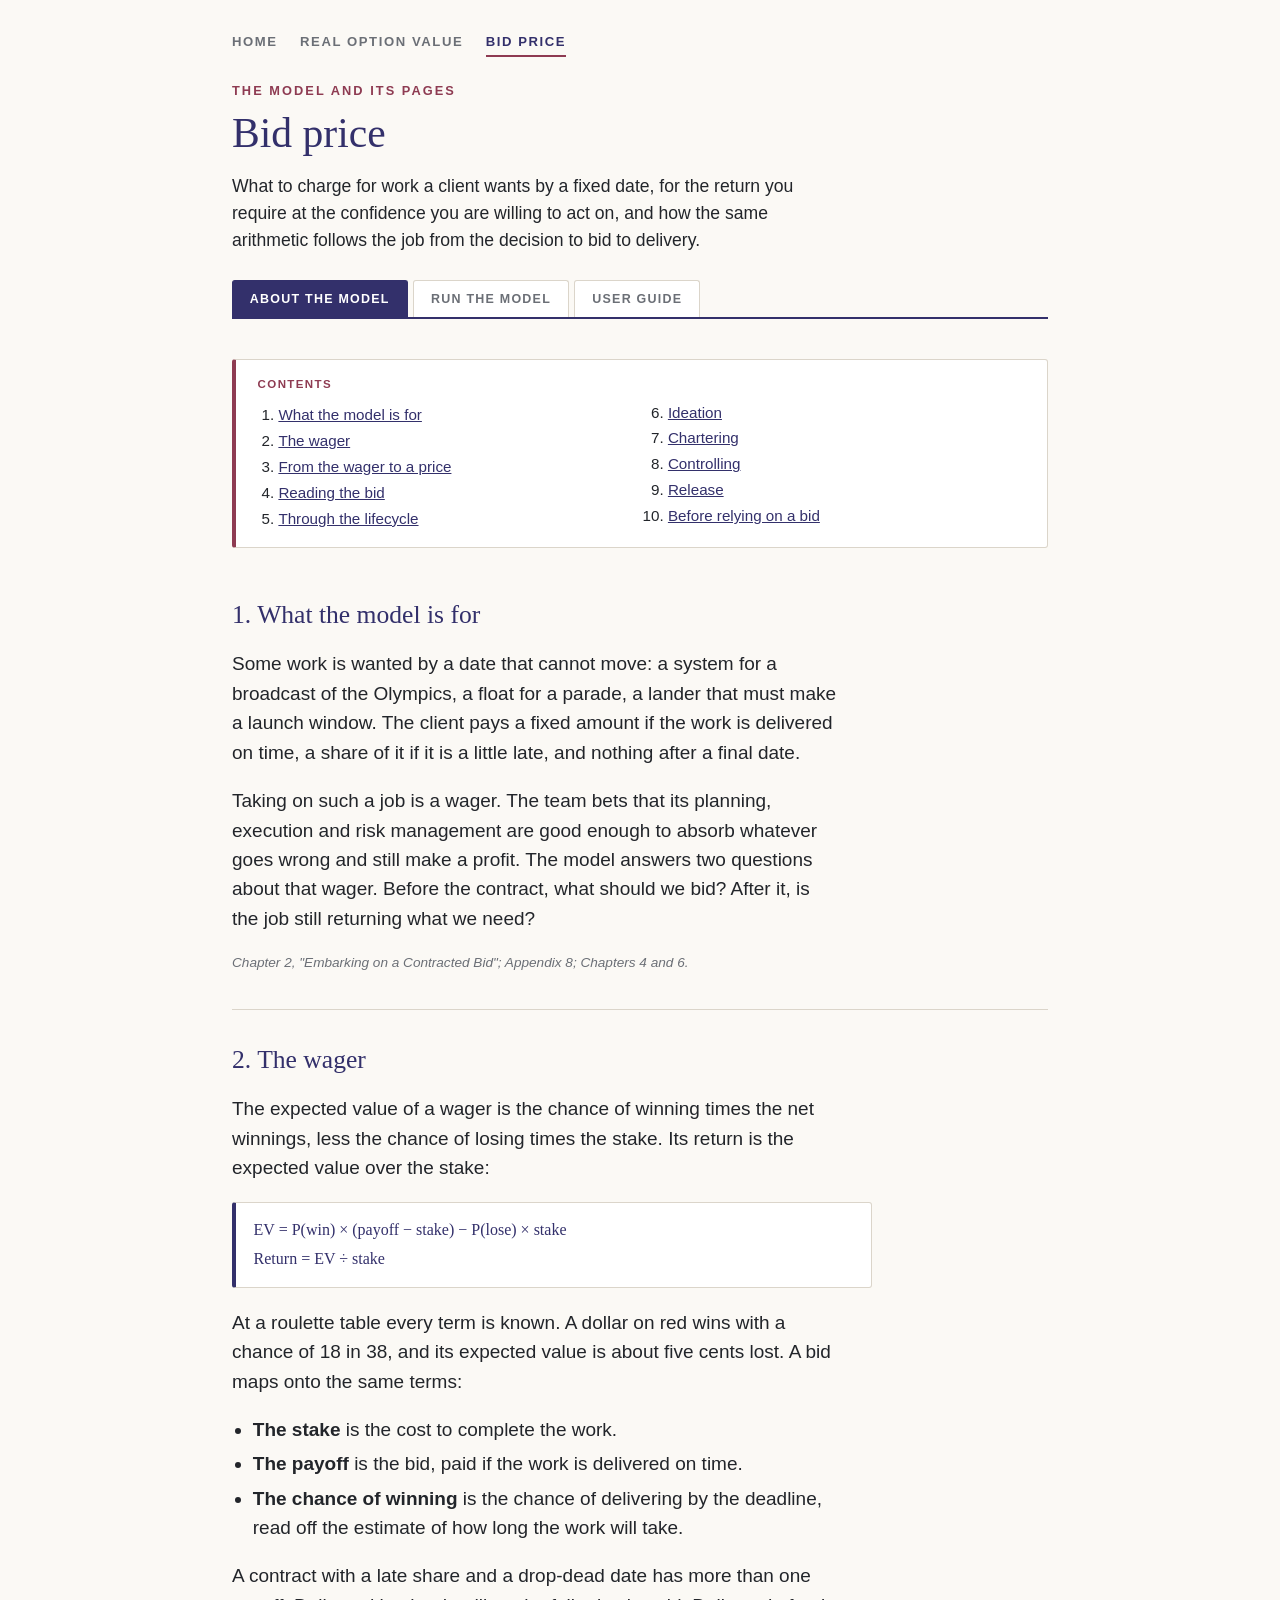
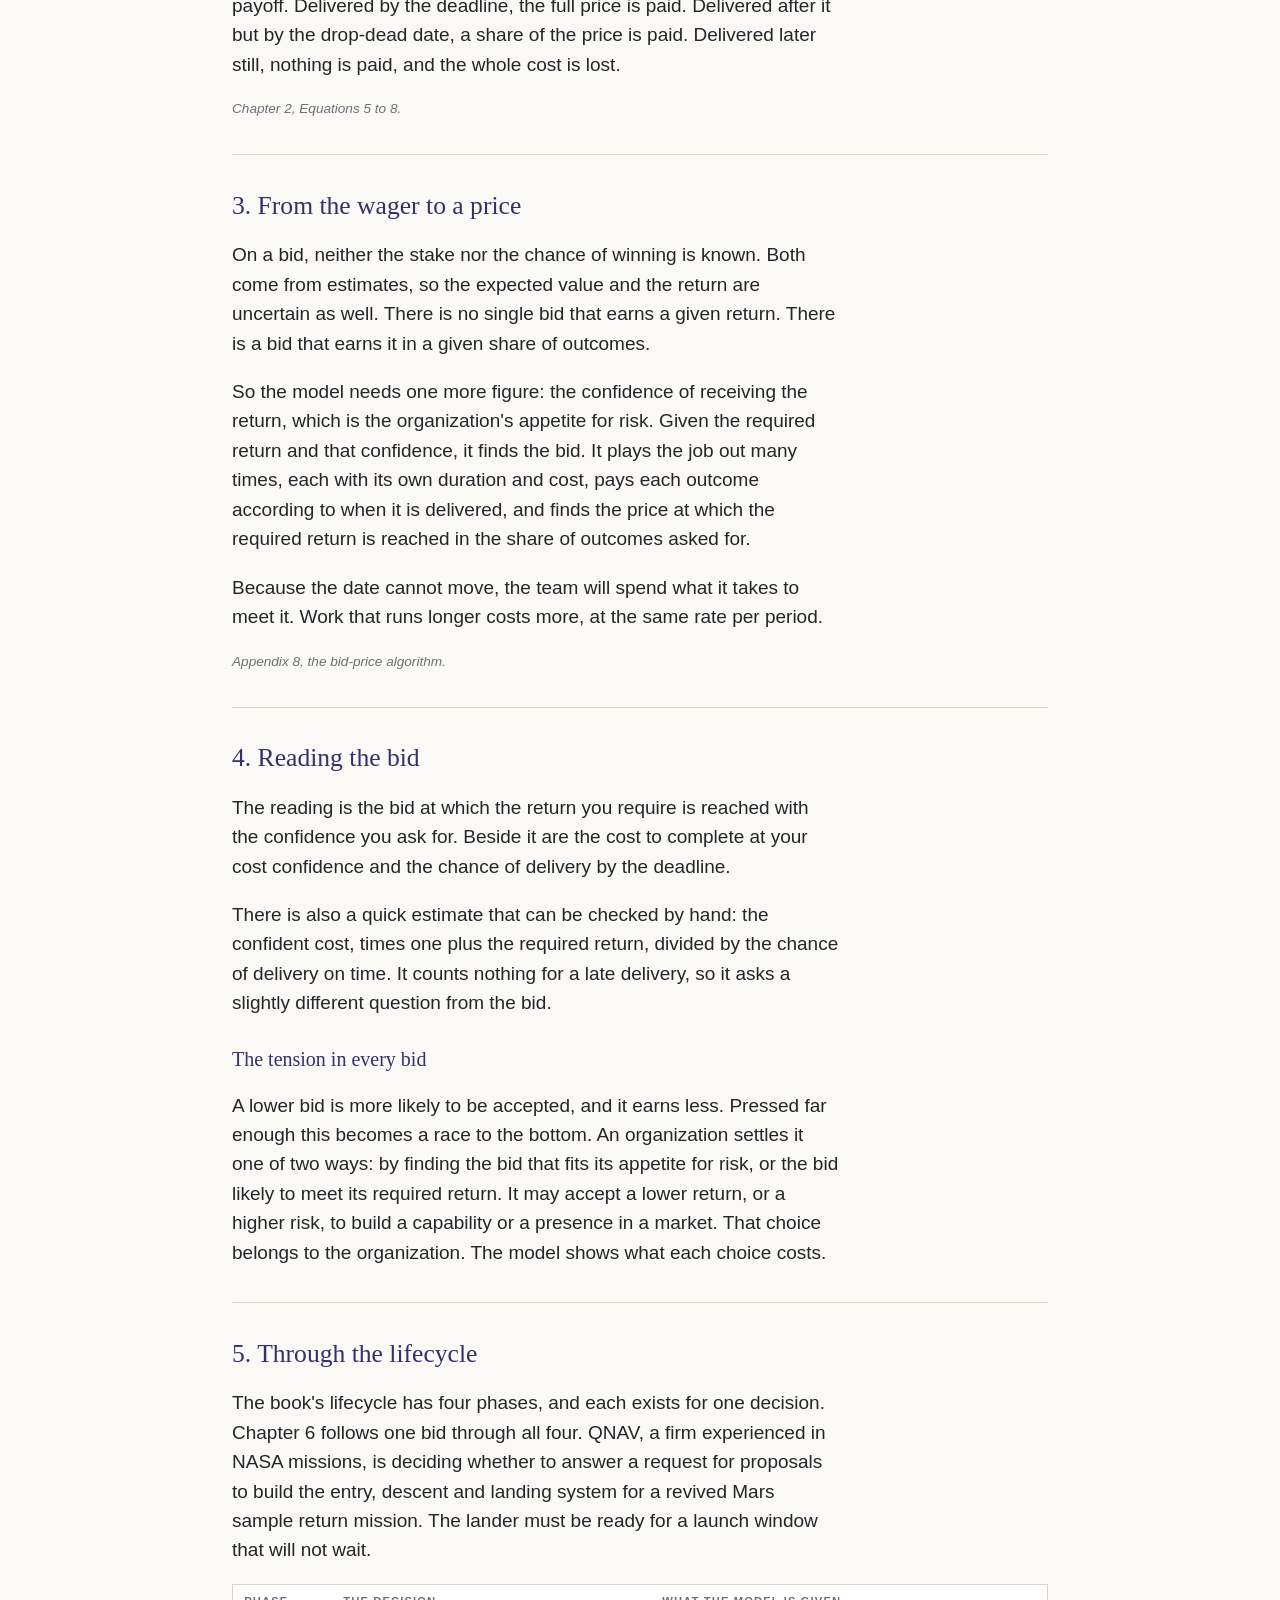
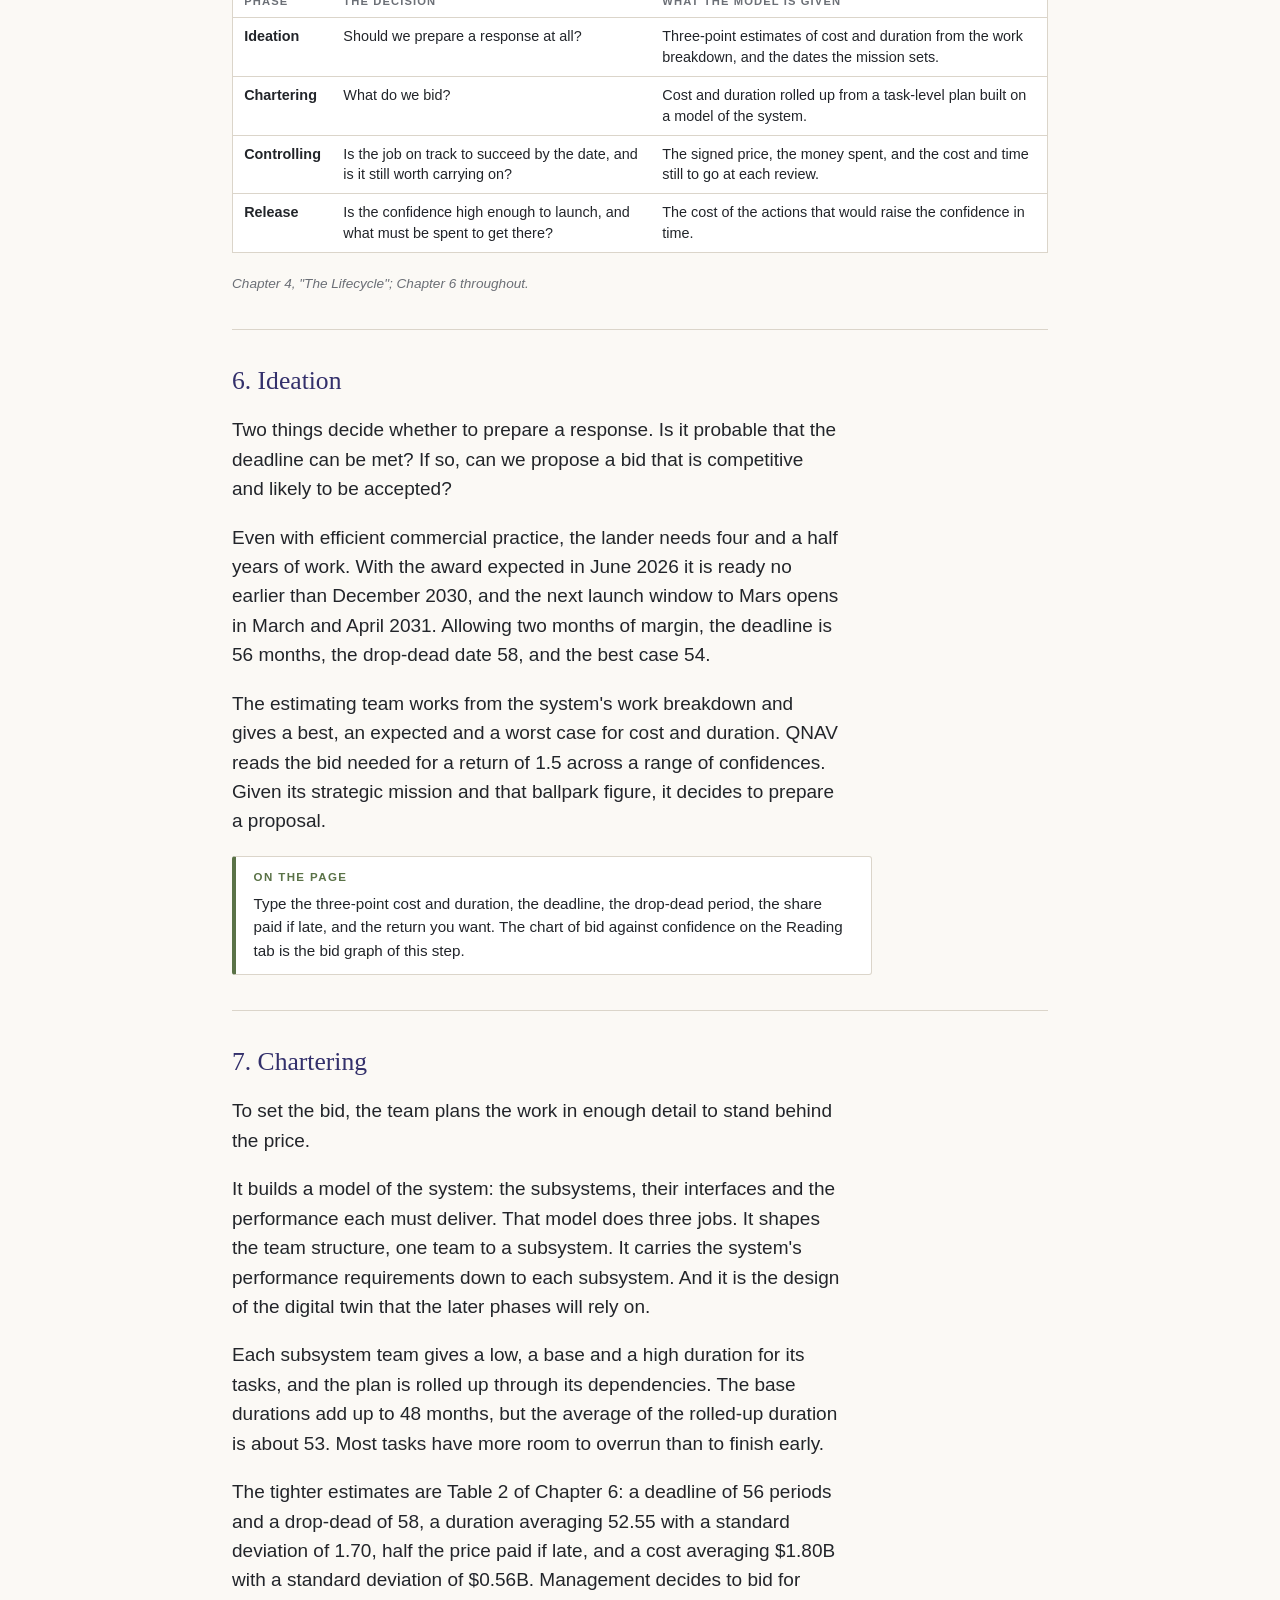
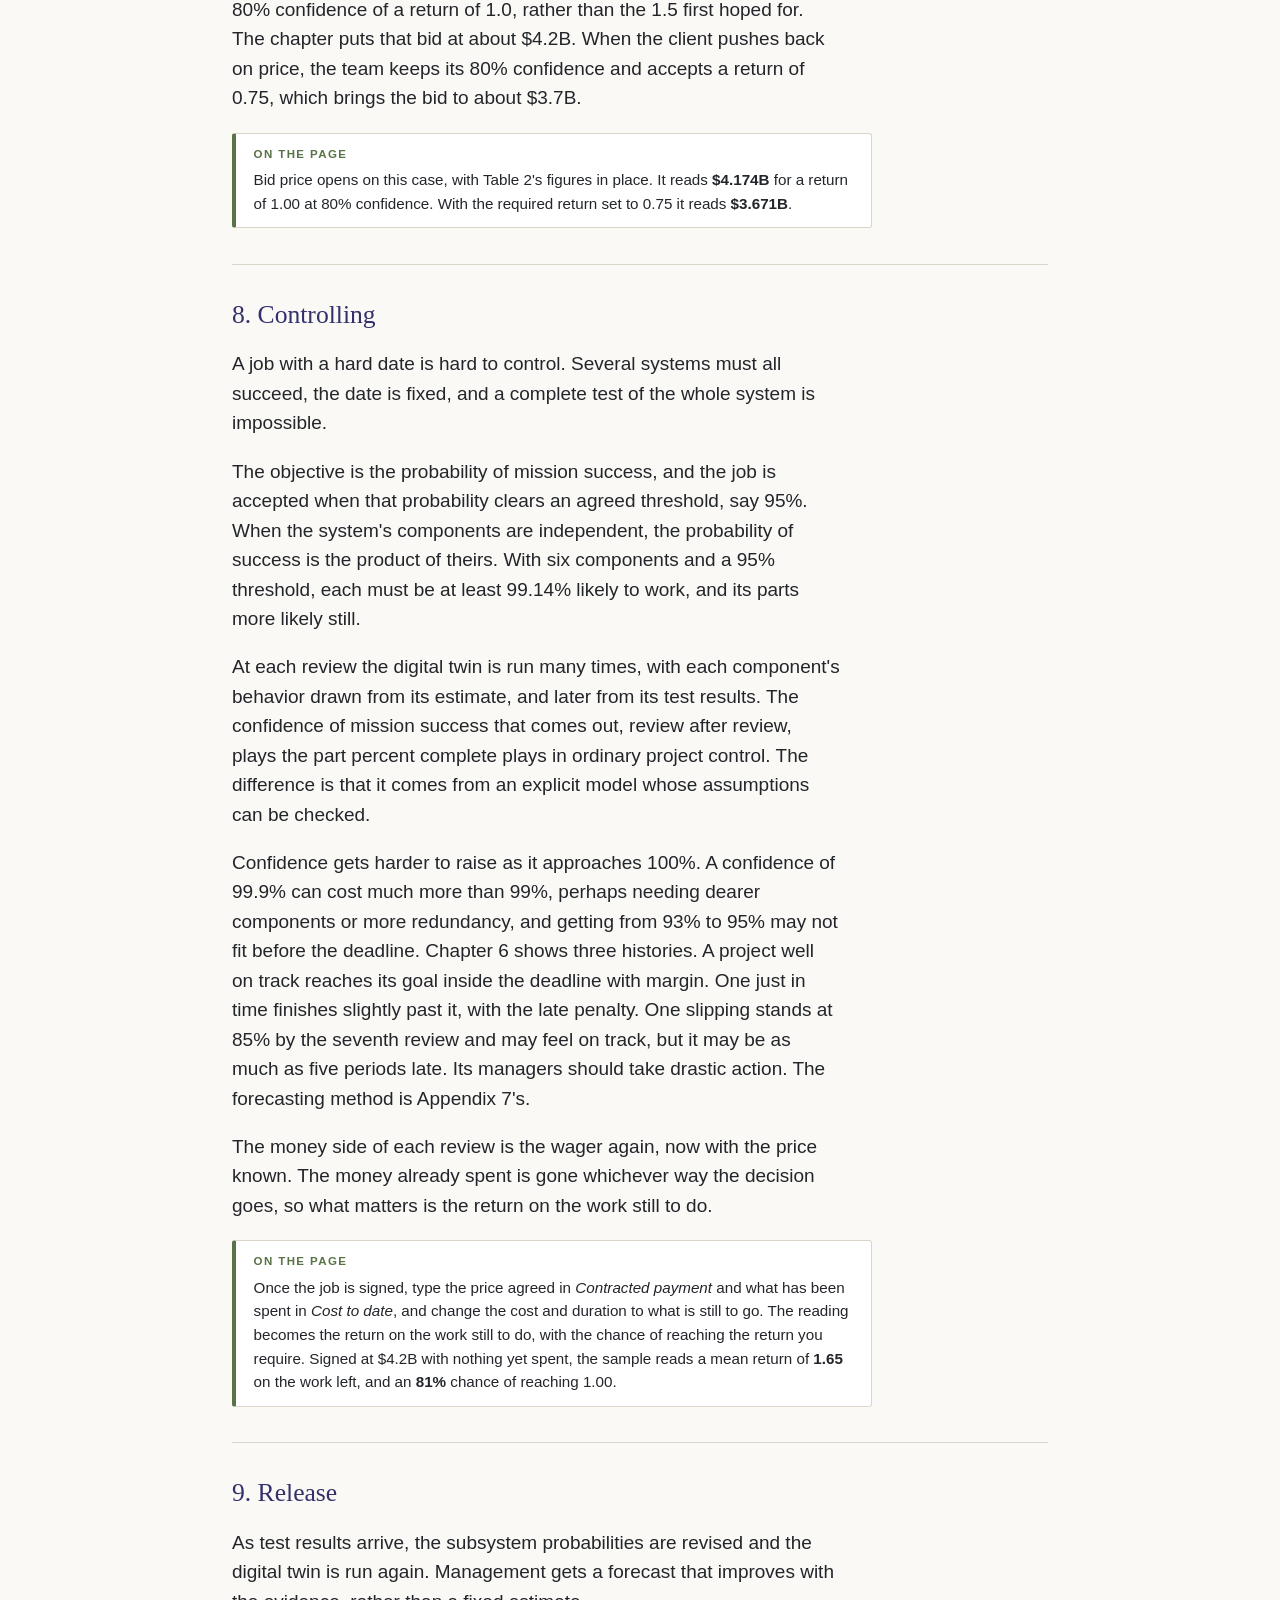
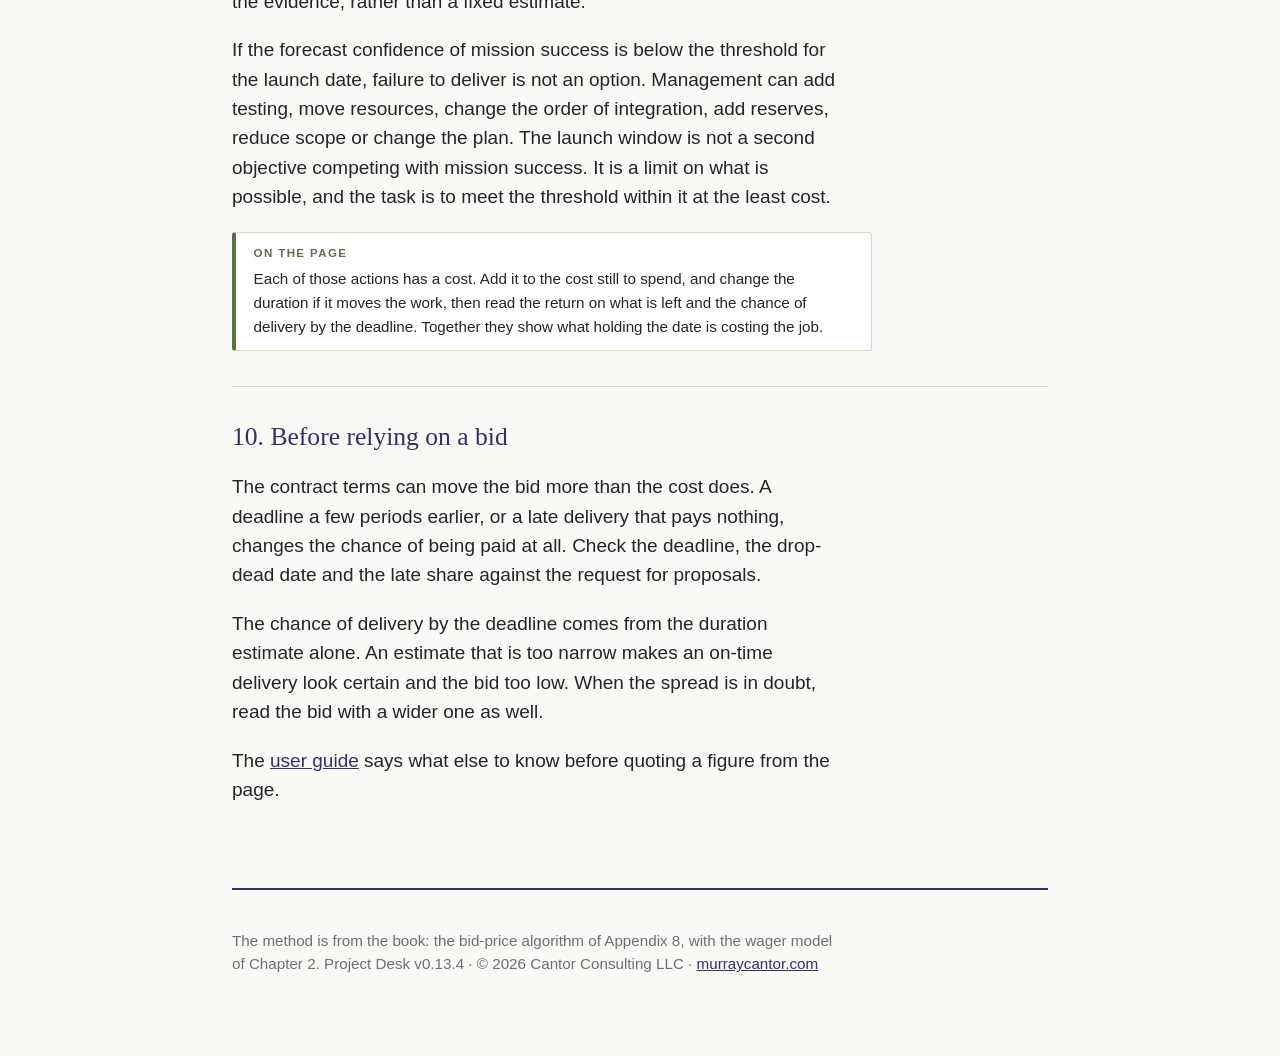
<file: fixed-bid-model.html>
<!doctype html>
<html lang="en">
<head>
<meta charset="utf-8">
<meta name="viewport" content="width=device-width,initial-scale=1">
<title>Bid price: the model — Murray Cantor</title>
<meta name="description" content="Bid price: what to charge for work wanted by a fixed date, for the return you require at the confidence you state, and how the figure is used from the decision to bid to delivery.">
<meta name="theme-color" content="#33306B">
<link rel="icon" href="data:image/svg+xml,%3Csvg xmlns='http://www.w3.org/2000/svg' viewBox='0 0 32 32'%3E%3Crect width='32' height='32' rx='3' fill='%2333306B'/%3E%3Cpath d='M6 23 L13 15 L19 19 L26 9' fill='none' stroke='%23FBF9F5' stroke-width='2.6' stroke-linecap='round' stroke-linejoin='round'/%3E%3C/svg%3E">
<link rel="stylesheet" href="site.css">
<style>
/* ----------------------------------------------------------------------
   The user guide pages: additive styles over site.css, as the model pages
   are. Nothing added to the palette.
   ---------------------------------------------------------------------- */
.wrap{max-width:54rem}
.guide h2{margin-top:0}
.guide h3{margin:1.8rem 0 .6rem;color:var(--indigo)}
.guide section{padding:2.2rem 0}
.guide ol,.guide ul{max-width:38rem;padding-left:1.3rem}
.guide li{margin:.3rem 0}
.guide .lead{font-size:1em}
.toc{background:#fff;border:1.5px solid var(--rule);border-left:4px solid var(--garnet);
  border-radius:3px;padding:1rem 1.35rem;margin:0 0 1rem}
.toc .lbl{display:block;font-size:.72rem;letter-spacing:.12em;text-transform:uppercase;
  color:var(--garnet);font-weight:700;margin-bottom:.4rem}
.toc ol{margin:0;padding-left:1.3rem;columns:2;column-gap:2rem;font-size:.95rem;max-width:none}
.toc li{margin:.15rem 0;break-inside:avoid}
@media (max-width:40rem){.toc ol{columns:1}}
.open{display:inline-block;margin:.2rem 0 0;font-size:.82rem;font-weight:600;color:#fff;
  background:var(--indigo);border:1.5px solid var(--indigo);border-radius:3px;
  padding:.34rem .8rem;text-decoration:none}
.open:hover{background:var(--garnet);border-color:var(--garnet)}
.open:focus-visible{outline:3px solid var(--amber);outline-offset:2px}
.tablewrap{overflow-x:auto;margin:1rem 0 1.25rem}
table.g{border-collapse:collapse;width:100%;font-size:.9rem;line-height:1.45;background:#fff;
  border:1.5px solid var(--rule)}
table.g th,table.g td{text-align:left;vertical-align:top;padding:.5rem .7rem;
  border-top:1px solid var(--rule)}
table.g thead th{border-top:0;border-bottom:1.5px solid var(--rule);font-size:.7rem;
  letter-spacing:.1em;text-transform:uppercase;color:var(--muted);font-weight:700}
table.g td.n{white-space:nowrap;font-variant-numeric:tabular-nums}
table.g td b{font-weight:600}
table.g tr.grp td{background:var(--paper);font-size:.72rem;letter-spacing:.12em;
  text-transform:uppercase;color:var(--garnet);font-weight:700}
.screen{background:#fff;border:1.5px solid var(--rule);border-left:4px solid var(--indigo);
  border-radius:3px;padding:.8rem 1.1rem;margin:1rem 0 1.25rem;font-size:.95rem;max-width:40rem}
.screen .big{font-family:var(--serif);font-size:1.9rem;color:var(--indigo);line-height:1.15}
.screen .say{color:var(--muted);font-size:.9rem}
.screen dl{display:grid;grid-template-columns:auto auto;gap:.2rem 1.2rem;margin:.7rem 0 0;
  justify-content:start}
.screen dt{font-size:.72rem;letter-spacing:.08em;text-transform:uppercase;color:var(--muted);
  font-weight:700;align-self:center}
.screen dd{margin:0;font-variant-numeric:tabular-nums}
.warnbox{background:#fff;border:1.5px solid var(--rule);border-left:4px solid var(--amber);
  border-radius:3px;padding:.8rem 1.1rem;margin:1rem 0;max-width:40rem;font-size:.95rem}
.kbd{font-weight:600;color:var(--indigo)}
@media (max-width:34rem){
  .screen dl{grid-template-columns:1fr}
  table.g{font-size:.84rem}
  table.g th,table.g td{padding:.45rem .5rem}
}
.actions{margin:1.1rem 0 0;display:flex;gap:.6rem;flex-wrap:wrap}
.open.quiet{background:#fff;color:var(--indigo);border-color:var(--rule)}
.open.quiet:hover{background:#fff;color:var(--garnet);border-color:var(--garnet-pale)}
.formula{background:#fff;border:1.5px solid var(--rule);border-left:4px solid var(--indigo);
  border-radius:3px;padding:.7rem 1.1rem;margin:1rem 0 1.25rem;max-width:40rem}
.formula p{margin:.25rem 0;font-family:var(--serif);color:var(--indigo);font-size:1rem}
.onpage{background:#fff;border:1.5px solid var(--rule);border-left:4px solid var(--moss);
  border-radius:3px;padding:.75rem 1.1rem;margin:1.25rem 0 0;max-width:40rem;font-size:.95rem}
.onpage .lbl{display:block;margin:0 0 .3rem;font-size:.72rem;letter-spacing:.12em;
  text-transform:uppercase;color:var(--moss);font-weight:700}
.onpage p{margin:0}
.src{font-size:.85rem;font-style:italic;color:var(--muted)}
</style>
<style id="sitenav-local">
/* The site's navigation, kept inside this folder: Home and one entry per
   model, and under a model its three pages. site.css styles the current page;
   this marks the model a page belongs to the same way. */
.sitenav a[aria-current="true"]{color:var(--indigo);border-bottom:2px solid var(--garnet)}
/* A model's three pages are one set: its name heads each of them, with these
   tabs under it, sitting on the masthead's rule in the same place on all three. */
.masthead.family{padding-bottom:0}
.modeltabs{display:grid;grid-template-columns:repeat(3,auto);justify-content:start;gap:.35rem;margin:1.6rem 0 0}
.modeltabs a{display:block;padding:.55rem 1.05rem .5rem;font-family:var(--sans);font-size:.78rem;
  letter-spacing:.1em;text-transform:uppercase;font-weight:700;text-decoration:none;color:var(--muted);
  background:#fff;border:1.5px solid var(--rule);border-bottom:0;border-radius:3px 3px 0 0}
.modeltabs a:hover{color:var(--indigo);border-color:var(--garnet-pale)}
.modeltabs a[aria-current="page"]{background:var(--indigo);border-color:var(--indigo);color:#fff}
.modeltabs a:focus-visible{outline:3px solid var(--amber);outline-offset:2px}
.modeltabs a{text-align:center}
@media (max-width:34rem){.modeltabs{grid-template-columns:repeat(3,1fr)}.modeltabs a{padding:.5rem .35rem .45rem;font-size:.68rem;letter-spacing:.05em;display:flex;align-items:center;justify-content:center}}
</style>
</head>
<body>
<div class="wrap">
<nav class="sitenav" aria-label="Site">
  <a href="index.html">Home</a>
  <a href="real-option-model.html">Real option value</a>
  <a href="fixed-bid-model.html" aria-current="page">Bid price</a>
</nav>
<header class="masthead family">
  <p class="eyebrow">The model and its pages</p>
  <h1>Bid price</h1>
  <p class="standfirst">What to charge for work a client wants by a fixed date, for the return you require at the confidence you are willing to act on, and how the same arithmetic follows the job from the decision to bid to delivery.</p>
  <nav class="modeltabs" aria-label="The pages of Bid price">
    <a href="fixed-bid-model.html" aria-current="page">About the model</a>
    <a href="fixed-bid.html">Run the model</a>
    <a href="fixed-bid-guide.html">User guide</a>
  </nav>
</header>

<main class="guide">

<nav class="toc" aria-label="Contents">
  <span class="lbl">Contents</span>
  <ol>
    <li><a href="#for">What the model is for</a></li>
    <li><a href="#wager">The wager</a></li>
    <li><a href="#price">From the wager to a price</a></li>
    <li><a href="#read">Reading the bid</a></li>
    <li><a href="#lifecycle">Through the lifecycle</a></li>
    <li><a href="#ideation">Ideation</a></li>
    <li><a href="#chartering">Chartering</a></li>
    <li><a href="#controlling">Controlling</a></li>
    <li><a href="#release">Release</a></li>
    <li><a href="#limits">Before relying on a bid</a></li>
  </ol>
</nav>

<section id="for">
  <h2>1. What the model is for</h2>
  <p class="lead">Some work is wanted by a date that cannot move: a system for a broadcast of the Olympics, a float for a parade, a lander that must make a launch window. The client pays a fixed amount if the work is delivered on time, a share of it if it is a little late, and nothing after a final date.</p>
  <p>Taking on such a job is a wager. The team bets that its planning, execution and risk management are good enough to absorb whatever goes wrong and still make a profit. The model answers two questions about that wager. Before the contract, what should we bid? After it, is the job still returning what we need?</p>
  <p class="src">Chapter 2, "Embarking on a Contracted Bid"; Appendix 8; Chapters 4 and 6.</p>
</section>

<section id="wager">
  <h2>2. The wager</h2>
  <p>The expected value of a wager is the chance of winning times the net winnings, less the chance of losing times the stake. Its return is the expected value over the stake:</p>
  <div class="formula">
    <p>EV = P(win) × (payoff − stake) − P(lose) × stake</p>
    <p>Return = EV ÷ stake</p>
  </div>
  <p>At a roulette table every term is known. A dollar on red wins with a chance of 18 in 38, and its expected value is about five cents lost. A bid maps onto the same terms:</p>
  <ul>
    <li><b>The stake</b> is the cost to complete the work.</li>
    <li><b>The payoff</b> is the bid, paid if the work is delivered on time.</li>
    <li><b>The chance of winning</b> is the chance of delivering by the deadline, read off the estimate of how long the work will take.</li>
  </ul>
  <p>A contract with a late share and a drop-dead date has more than one payoff. Delivered by the deadline, the full price is paid. Delivered after it but by the drop-dead date, a share of the price is paid. Delivered later still, nothing is paid, and the whole cost is lost.</p>
  <p class="src">Chapter 2, Equations 5 to 8.</p>
</section>

<section id="price">
  <h2>3. From the wager to a price</h2>
  <p>On a bid, neither the stake nor the chance of winning is known. Both come from estimates, so the expected value and the return are uncertain as well. There is no single bid that earns a given return. There is a bid that earns it in a given share of outcomes.</p>
  <p>So the model needs one more figure: the confidence of receiving the return, which is the organization's appetite for risk. Given the required return and that confidence, it finds the bid. It plays the job out many times, each with its own duration and cost, pays each outcome according to when it is delivered, and finds the price at which the required return is reached in the share of outcomes asked for.</p>
  <p>Because the date cannot move, the team will spend what it takes to meet it. Work that runs longer costs more, at the same rate per period.</p>
  <p class="src">Appendix 8, the bid-price algorithm.</p>
</section>

<section id="read">
  <h2>4. Reading the bid</h2>
  <p>The reading is the bid at which the return you require is reached with the confidence you ask for. Beside it are the cost to complete at your cost confidence and the chance of delivery by the deadline.</p>
  <p>There is also a quick estimate that can be checked by hand: the confident cost, times one plus the required return, divided by the chance of delivery on time. It counts nothing for a late delivery, so it asks a slightly different question from the bid.</p>
  <h3>The tension in every bid</h3>
  <p>A lower bid is more likely to be accepted, and it earns less. Pressed far enough this becomes a race to the bottom. An organization settles it one of two ways: by finding the bid that fits its appetite for risk, or the bid likely to meet its required return. It may accept a lower return, or a higher risk, to build a capability or a presence in a market. That choice belongs to the organization. The model shows what each choice costs.</p>
</section>

<section id="lifecycle">
  <h2>5. Through the lifecycle</h2>
  <p>The book's lifecycle has four phases, and each exists for one decision. Chapter 6 follows one bid through all four. QNAV, a firm experienced in NASA missions, is deciding whether to answer a request for proposals to build the entry, descent and landing system for a revived Mars sample return mission. The lander must be ready for a launch window that will not wait.</p>
  <div class="tablewrap">
  <table class="g">
    <thead><tr><th>Phase</th><th>The decision</th><th>What the model is given</th></tr></thead>
    <tbody>
      <tr><td><b>Ideation</b></td><td>Should we prepare a response at all?</td><td>Three-point estimates of cost and duration from the work breakdown, and the dates the mission sets.</td></tr>
      <tr><td><b>Chartering</b></td><td>What do we bid?</td><td>Cost and duration rolled up from a task-level plan built on a model of the system.</td></tr>
      <tr><td><b>Controlling</b></td><td>Is the job on track to succeed by the date, and is it still worth carrying on?</td><td>The signed price, the money spent, and the cost and time still to go at each review.</td></tr>
      <tr><td><b>Release</b></td><td>Is the confidence high enough to launch, and what must be spent to get there?</td><td>The cost of the actions that would raise the confidence in time.</td></tr>
    </tbody>
  </table>
  </div>
  <p class="src">Chapter 4, "The Lifecycle"; Chapter 6 throughout.</p>
</section>

<section id="ideation">
  <h2>6. Ideation</h2>
  <p class="lead">Two things decide whether to prepare a response. Is it probable that the deadline can be met? If so, can we propose a bid that is competitive and likely to be accepted?</p>
  <p>Even with efficient commercial practice, the lander needs four and a half years of work. With the award expected in June 2026 it is ready no earlier than December 2030, and the next launch window to Mars opens in March and April 2031. Allowing two months of margin, the deadline is 56 months, the drop-dead date 58, and the best case 54.</p>
  <p>The estimating team works from the system's work breakdown and gives a best, an expected and a worst case for cost and duration. QNAV reads the bid needed for a return of 1.5 across a range of confidences. Given its strategic mission and that ballpark figure, it decides to prepare a proposal.</p>
  <div class="onpage">
    <p class="lbl">On the page</p>
    <p>Type the three-point cost and duration, the deadline, the drop-dead period, the share paid if late, and the return you want. The chart of bid against confidence on the Reading tab is the bid graph of this step.</p>
  </div>
</section>

<section id="chartering">
  <h2>7. Chartering</h2>
  <p class="lead">To set the bid, the team plans the work in enough detail to stand behind the price.</p>
  <p>It builds a model of the system: the subsystems, their interfaces and the performance each must deliver. That model does three jobs. It shapes the team structure, one team to a subsystem. It carries the system's performance requirements down to each subsystem. And it is the design of the digital twin that the later phases will rely on.</p>
  <p>Each subsystem team gives a low, a base and a high duration for its tasks, and the plan is rolled up through its dependencies. The base durations add up to 48 months, but the average of the rolled-up duration is about 53. Most tasks have more room to overrun than to finish early.</p>
  <p>The tighter estimates are Table 2 of Chapter 6: a deadline of 56 periods and a drop-dead of 58, a duration averaging 52.55 with a standard deviation of 1.70, half the price paid if late, and a cost averaging $1.80B with a standard deviation of $0.56B. Management decides to bid for 80% confidence of a return of 1.0, rather than the 1.5 first hoped for. The chapter puts that bid at about $4.2B. When the client pushes back on price, the team keeps its 80% confidence and accepts a return of 0.75, which brings the bid to about $3.7B.</p>
  <div class="onpage">
    <p class="lbl">On the page</p>
    <p>Bid price opens on this case, with Table 2's figures in place. It reads <b>$4.174B</b> for a return of 1.00 at 80% confidence. With the required return set to 0.75 it reads <b>$3.671B</b>.</p>
  </div>
</section>

<section id="controlling">
  <h2>8. Controlling</h2>
  <p class="lead">A job with a hard date is hard to control. Several systems must all succeed, the date is fixed, and a complete test of the whole system is impossible.</p>
  <p>The objective is the probability of mission success, and the job is accepted when that probability clears an agreed threshold, say 95%. When the system's components are independent, the probability of success is the product of theirs. With six components and a 95% threshold, each must be at least 99.14% likely to work, and its parts more likely still.</p>
  <p>At each review the digital twin is run many times, with each component's behavior drawn from its estimate, and later from its test results. The confidence of mission success that comes out, review after review, plays the part percent complete plays in ordinary project control. The difference is that it comes from an explicit model whose assumptions can be checked.</p>
  <p>Confidence gets harder to raise as it approaches 100%. A confidence of 99.9% can cost much more than 99%, perhaps needing dearer components or more redundancy, and getting from 93% to 95% may not fit before the deadline. Chapter 6 shows three histories. A project well on track reaches its goal inside the deadline with margin. One just in time finishes slightly past it, with the late penalty. One slipping stands at 85% by the seventh review and may feel on track, but it may be as much as five periods late. Its managers should take drastic action. The forecasting method is Appendix 7's.</p>
  <p>The money side of each review is the wager again, now with the price known. The money already spent is gone whichever way the decision goes, so what matters is the return on the work still to do.</p>
  <div class="onpage">
    <p class="lbl">On the page</p>
    <p>Once the job is signed, type the price agreed in <i>Contracted payment</i> and what has been spent in <i>Cost to date</i>, and change the cost and duration to what is still to go. The reading becomes the return on the work still to do, with the chance of reaching the return you require. Signed at $4.2B with nothing yet spent, the sample reads a mean return of <b>1.65</b> on the work left, and an <b>81%</b> chance of reaching 1.00.</p>
  </div>
</section>

<section id="release">
  <h2>9. Release</h2>
  <p class="lead">As test results arrive, the subsystem probabilities are revised and the digital twin is run again. Management gets a forecast that improves with the evidence, rather than a fixed estimate.</p>
  <p>If the forecast confidence of mission success is below the threshold for the launch date, failure to deliver is not an option. Management can add testing, move resources, change the order of integration, add reserves, reduce scope or change the plan. The launch window is not a second objective competing with mission success. It is a limit on what is possible, and the task is to meet the threshold within it at the least cost.</p>
  <div class="onpage">
    <p class="lbl">On the page</p>
    <p>Each of those actions has a cost. Add it to the cost still to spend, and change the duration if it moves the work, then read the return on what is left and the chance of delivery by the deadline. Together they show what holding the date is costing the job.</p>
  </div>
</section>

<section id="limits">
  <h2>10. Before relying on a bid</h2>
  <p>The contract terms can move the bid more than the cost does. A deadline a few periods earlier, or a late delivery that pays nothing, changes the chance of being paid at all. Check the deadline, the drop-dead date and the late share against the request for proposals.</p>
  <p>The chance of delivery by the deadline comes from the duration estimate alone. An estimate that is too narrow makes an on-time delivery look certain and the bid too low. When the spread is in doubt, read the bid with a wider one as well.</p>
  <p>The <a href="fixed-bid-guide.html#quoting">user guide</a> says what else to know before quoting a figure from the page.</p>
</section>

</main>

<footer>
  <p>The method is from the book: the bid-price algorithm of Appendix 8, with the wager model of Chapter 2.
  Project Desk v0.13.4 · © 2026 Cantor Consulting LLC · <a href="https://murraycantor.com/">murraycantor.com</a></p>
</footer>
</div>
</body>
</html>
</file>
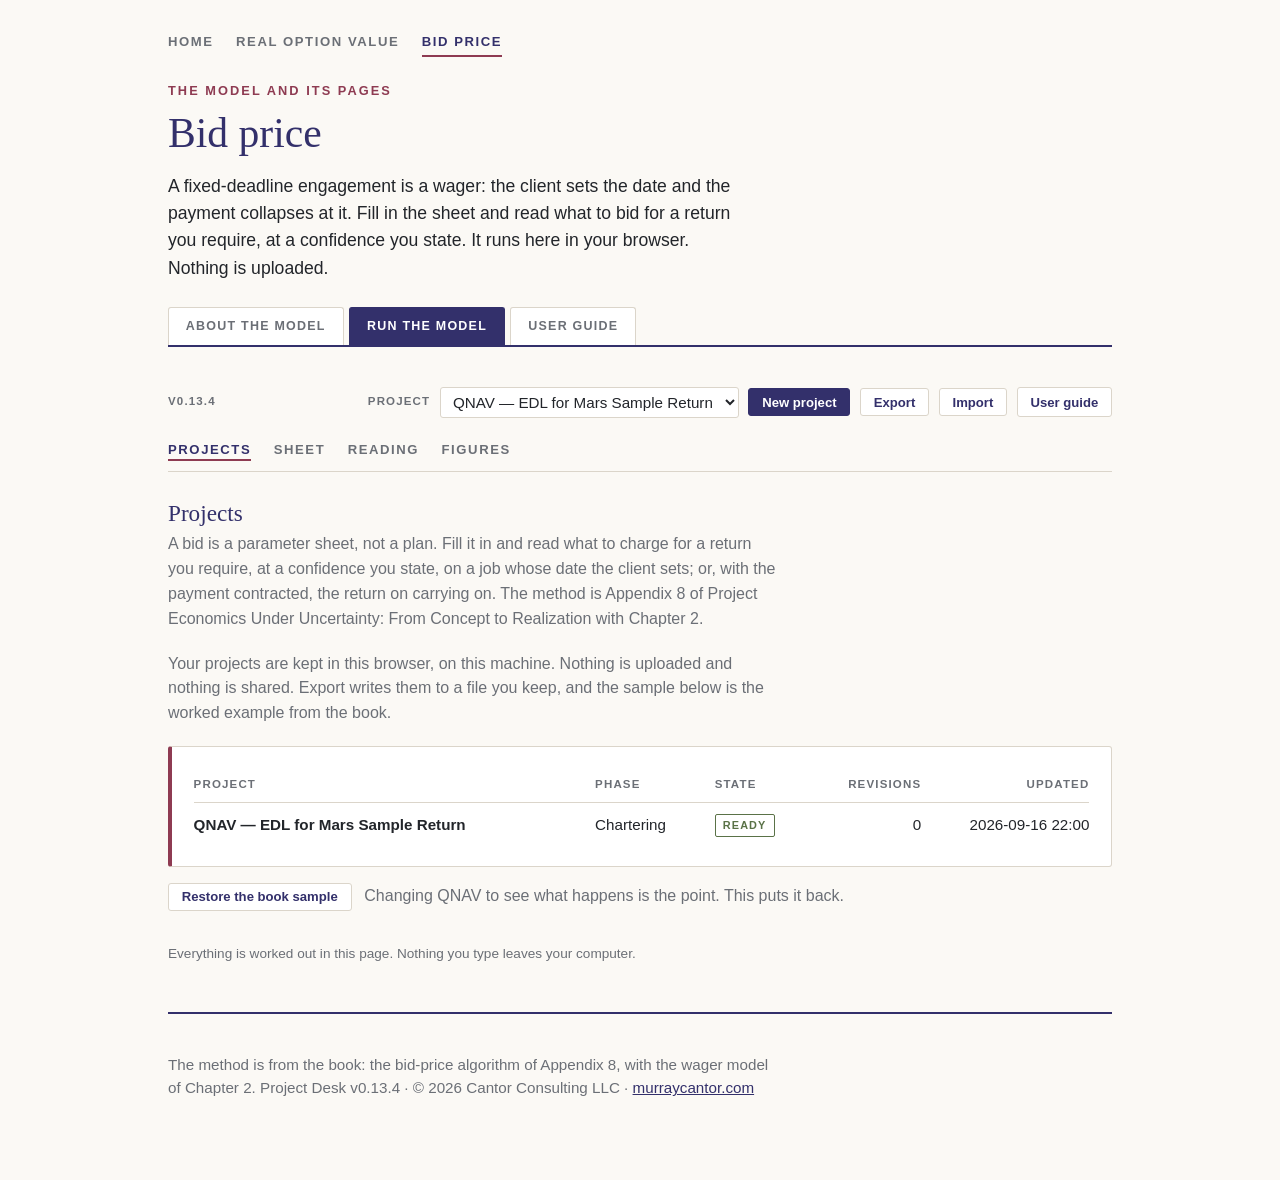
<file: fixed-bid.html>
<!doctype html>
<html lang="en">
<head>
<meta charset="utf-8">
<meta name="viewport" content="width=device-width,initial-scale=1">
<title>Bid price — Murray Cantor</title>
<meta name="description" content="A project is a parameter sheet, not a plan. Fill it in and take a reading: a bid price on a fixed-deadline job, or the NPV at a stated confidence on a business case. Runs in your browser.">
<meta name="theme-color" content="#33306B">
<link rel="icon" href="data:image/svg+xml,%3Csvg xmlns='http://www.w3.org/2000/svg' viewBox='0 0 32 32'%3E%3Crect width='32' height='32' rx='3' fill='%2333306B'/%3E%3Cpath d='M6 23 L13 15 L19 19 L26 9' fill='none' stroke='%23FBF9F5' stroke-width='2.6' stroke-linecap='round' stroke-linejoin='round'/%3E%3C/svg%3E">
<link rel="stylesheet" href="site.css">
<style>
/* ----------------------------------------------------------------------
   Project Desk — additive styles over site.css.

   Everything here uses the tokens and the type already set in site.css and
   adds nothing to the palette. The one colour written out is #F7E3C6 on
   #7A4A12, which is site.css's own .tk marker, reused for a field that has
   not been stated yet — the same meaning it carries on the rest of the site.

   This page and calculators.html are the only pages on the site that carry
   their own styles and their own JavaScript.
   ---------------------------------------------------------------------- */

/* A tool page rather than a prose page, so the measure is wider than the
   site's 50rem. The type inside it still sets at the site's measure: p is
   capped at 38rem and .standfirst at 36rem by site.css. */
.wrap{max-width:62rem}

/* The app's own token names, aliased onto site.css's palette. The chart code
   asks for --accent and --ink-faint; these are what it gets. */
:root{--accent:var(--indigo);--ink-soft:var(--muted);--ink-faint:var(--muted)}

[hidden]{display:none!important}
button,input,select,textarea{font-family:var(--sans);color:var(--ink)}
.tnum{font-variant-numeric:tabular-nums}

/* --- the toolbar under the masthead --- */
.toolbar{display:flex;align-items:center;gap:.6rem;flex-wrap:wrap;margin:0 0 1.5rem}
.toolbar .lbl{font-size:.72rem;letter-spacing:.1em;text-transform:uppercase;
  color:var(--muted);font-weight:700}
.toolbar .bar-sp{flex:1 1 auto}
select.top{font-size:.95rem;color:var(--ink);background:#fff;
  border:1.5px solid var(--rule);border-radius:3px;padding:.32rem .5rem;max-width:22rem}

.btn{font-size:.82rem;font-weight:600;color:var(--indigo);background:#fff;
  border:1.5px solid var(--rule);border-radius:3px;padding:.34rem .8rem;cursor:pointer}
.btn:hover{border-color:var(--garnet-pale)}
.btn.pri{background:var(--indigo);border-color:var(--indigo);color:#fff}
a.btn{display:inline-block;text-decoration:none;line-height:1.3}
.btn.pri:hover{background:var(--garnet);border-color:var(--garnet)}
.btn[disabled]{opacity:.45;cursor:not-allowed}
.btn:focus-visible,.tab:focus-visible,select:focus-visible,input:focus-visible,
textarea:focus-visible{outline:3px solid var(--amber);outline-offset:2px}

/* --- the three screens, in the language of .sitenav --- */
.tabs{display:flex;flex-wrap:wrap;gap:1.4rem;margin:0 0 1.75rem;padding-bottom:.6rem;
  border-bottom:1px solid var(--rule)}
.tab{font-size:.82rem;letter-spacing:.12em;text-transform:uppercase;font-weight:700;
  color:var(--muted);background:none;border:0;border-bottom:2px solid transparent;
  padding:0 0 .15rem;cursor:pointer}
.tab:hover{color:var(--indigo)}
.tab[aria-selected="true"]{color:var(--indigo);border-bottom-color:var(--garnet)}

/* --- panels --- */
.card{background:#fff;border:1.5px solid var(--rule);border-left:4px solid var(--garnet);
  border-radius:3px}
.pad{padding:1.1rem 1.25rem}
h2{font-size:1.45rem;margin:0 0 .3rem}
.sub{margin:0 0 1.25rem;font-size:1rem;color:var(--muted);max-width:38rem}
/* the Projects screen puts a button and its explanation in one .sub */
.sub:has(> .btn){display:flex;align-items:center;gap:.8rem;max-width:none;flex-wrap:wrap}
.sub:has(> .btn) > span{margin-left:0!important;max-width:38rem}
h3{margin:2rem 0 .7rem;font-family:var(--sans);font-size:.72rem;letter-spacing:.12em;
  text-transform:uppercase;color:var(--garnet);font-weight:700}
.cols{display:grid;grid-template-columns:minmax(0,1.85fr) minmax(0,1fr);gap:1.5rem;
  align-items:start}
@media (max-width:52rem){.cols{grid-template-columns:1fr}}

/* --- tables --- */
.tablewrap{overflow-x:auto}
table{border-collapse:collapse;width:100%;font-variant-numeric:tabular-nums}
th,td{text-align:left;padding:.55rem .9rem .55rem 0;border-top:1px solid var(--rule);
  font-size:.95rem}
thead th{border-top:0;border-bottom:1.5px solid var(--rule);font-size:.72rem;
  letter-spacing:.1em;text-transform:uppercase;color:var(--muted);font-weight:700;
  white-space:nowrap}
tr.row{cursor:pointer}
tr.row:hover td{background:var(--paper)}
td.r,th.r{text-align:right;white-space:nowrap;padding-right:0}

/* --- state marks: text and a rule, no fills, as elsewhere on the site --- */
.pill{display:inline-block;font-size:.68rem;letter-spacing:.1em;text-transform:uppercase;
  font-weight:700;padding:.12rem .45rem;border:1px solid currentColor;border-radius:2px;
  white-space:nowrap}
.pill.case{color:var(--indigo)}
.pill.ok{color:var(--moss)}
.pill.warn{color:#7A4A12}
.pill.bad{color:var(--garnet)}

/* --- the sheet --- */
.grp{border-top:1px solid var(--rule)}
.grp:first-child{border-top:0}
.ghead{padding:.9rem 1.25rem .35rem;font-size:.72rem;letter-spacing:.12em;
  text-transform:uppercase;color:var(--garnet);font-weight:700}
.frow{display:grid;grid-template-columns:minmax(10.5rem,1fr) auto;gap:.9rem;align-items:center;
  padding:.4rem 1.25rem .5rem}
.frow:hover{background:var(--paper)}
.flab{font-size:.95rem;min-width:0}
.flab .hint{display:block;font-size:.76rem;color:var(--muted);letter-spacing:.03em}
.flab .why{display:block;font-size:.8rem;color:var(--muted);max-width:34ch}
.fval{display:flex;gap:.3rem;align-items:center;justify-content:flex-end;flex-wrap:wrap}
.fval input,.fval select,.fval textarea{background:#fff;border:1.5px solid var(--rule);
  border-radius:3px;padding:.24rem .45rem;font-size:.92rem;text-align:right;
  font-variant-numeric:tabular-nums}
.fval input.t{width:5.6rem}
.fval input.t.wide{width:8.4rem}
.fval.dist{flex-direction:column;align-items:flex-end;gap:.25rem}
.fval .boxes{display:flex;gap:.3rem;align-items:flex-end;justify-content:flex-end}
.fval label.box{display:flex;flex-direction:column;align-items:flex-end}
.fval label.box .cap{font-size:.68rem;color:var(--muted);letter-spacing:.03em;padding-right:.1rem}
.fval select{text-align:left;max-width:15rem;font-variant-numeric:normal}
.fval select.form{font-size:.76rem;color:var(--muted);width:auto;text-align:left}
.fval textarea{width:15rem;height:3.6rem;text-align:left;font-size:.82rem}
.fval .unit{font-size:.78rem;color:var(--muted);min-width:2.8rem;text-align:left}
/* A field with nothing in it yet is site.css's .tk, in its own colours. */
.unset input,.unset select.val,.unset textarea{border-color:var(--amber);background:#F7E3C6}
.notnum input,.notnum textarea{border-color:var(--garnet);background:#F6E3E8}
.needs{font-size:.64rem;letter-spacing:.1em;text-transform:uppercase;font-weight:700;
  color:#7A4A12}

/* --- the derived block --- */
.drow{display:flex;justify-content:space-between;gap:.9rem;padding:.4rem 1.25rem;
  font-size:.92rem;border-top:1px solid var(--rule)}
.drow:first-of-type{border-top:0}
.drow .v{font-variant-numeric:tabular-nums;white-space:nowrap}
.drow.alert{border-left:3px solid var(--amber);margin-left:-3px}
.rnote{margin:.7rem 0 0;font-size:.82rem;color:var(--ink-soft);max-width:62ch}
.drow .k .why,.dgroup .why{display:block;font-size:.76rem;color:var(--muted);font-weight:400;letter-spacing:0;text-transform:none;margin-top:.1rem}
.dgroup{padding:.7rem 1.25rem .2rem;font-size:.8rem;font-weight:700;color:var(--ink);border-top:1px solid var(--rule)}
.drow.alert .v,.drow.alert .k{color:#7A4A12;font-weight:600}
.note{padding:.8rem 1.25rem 1rem;border-top:1px solid var(--rule);font-size:.9rem;
  color:var(--muted);max-width:38rem}

/* --- the reading --- */
.big{font-family:var(--serif);font-size:2.9rem;line-height:1.1;color:var(--indigo);
  font-variant-numeric:tabular-nums;font-weight:400}
.big.neg{color:var(--garnet)}
.bigsub{margin-top:.45rem;font-size:.97rem;color:var(--muted);max-width:38rem}
.kv{display:grid;gap:1.1rem;grid-template-columns:repeat(auto-fit,minmax(8.5rem,1fr));
  margin-top:1.5rem}
.kv .v{font-family:var(--serif);font-size:1.45rem;line-height:1.15;color:var(--ink);
  font-variant-numeric:tabular-nums}
.kv .k{display:block;margin-top:.15rem;font-size:.72rem;letter-spacing:.1em;
  text-transform:uppercase;color:var(--muted);font-weight:700}
.ctrl{display:flex;align-items:center;gap:.75rem;flex-wrap:wrap;font-size:.92rem;
  margin:.5rem 0}
.ctrl label{min-width:11rem;font-size:.76rem;letter-spacing:.06em;text-transform:uppercase;
  color:var(--muted);font-weight:700}
.ctrl input[type=range]{width:15rem;accent-color:var(--indigo)}
.ctrl .v{min-width:5.5rem;font-variant-numeric:tabular-nums}

/* --- charts, in the same hand as calculators.html --- */
svg.chart{display:block;width:100%;max-width:48rem;margin:1.25rem auto 0;height:auto;
  color:var(--muted)}
.legend{display:flex;flex-wrap:wrap;gap:1.1rem;margin:.6rem 0 0;font-size:.78rem;
  color:var(--muted)}
.legend i{display:inline-block;width:15px;height:2px;vertical-align:.25em;margin-right:.4rem}

/* --- the figures his packages draw, one card each --- */
.figs{display:grid;grid-template-columns:repeat(auto-fit,minmax(min(21rem,100%),1fr));gap:1rem;margin-top:1rem}
.fig{background:#fff;border:1.5px solid var(--rule);border-radius:3px;padding:.6rem .6rem .4rem}
.fig svg{display:block;width:100%;height:auto}
.figbar{display:flex;justify-content:flex-end;gap:.5rem;padding:.35rem .2rem 0}
.figbar .btn{font-size:.78rem;padding:.2rem .6rem}

/* --- refusal, blocked, error: the site's left-border idiom --- */
.refusal{background:#fff;border:1.5px solid var(--rule);border-left:4px solid var(--garnet);
  border-radius:3px;padding:1.25rem}
.refusal .big{color:var(--garnet);font-size:2.1rem}
.blocked{background:#fff;border:1.5px solid var(--rule);border-left:4px solid var(--amber);
  border-radius:3px;padding:1.25rem}
.blocked ul{margin:.6rem 0 0;padding-left:1.2rem;font-size:.95rem}
.err{margin-bottom:1.25rem;padding:.7rem .95rem;background:#fff;color:var(--garnet);
  border:1.5px solid var(--rule);border-left:4px solid var(--garnet);border-radius:3px;
  font-size:.95rem}

.savebar{display:flex;gap:.7rem;align-items:center;padding:.8rem 1.25rem;font-size:.9rem;
  border-top:1px solid var(--rule);background:var(--paper)}
.dirty{color:#7A4A12;font-weight:600}

dialog{border:1.5px solid var(--rule);border-left:4px solid var(--garnet);border-radius:3px;
  background:#fff;color:var(--ink);padding:0;max-width:32rem;width:calc(100% - 2rem);
  font-family:var(--sans);font-size:19px;line-height:1.55}
dialog::backdrop{background:rgba(34,37,42,.45)}
.dlg-h{padding:1rem 1.25rem .3rem;font-family:var(--serif);font-size:1.25rem;color:var(--indigo)}
.dlg-b{padding:.5rem 1.25rem 1.25rem}
.dlg-f{padding:.8rem 1.25rem;border-top:1px solid var(--rule);display:flex;
  justify-content:flex-end;gap:.6rem}
.pick{display:grid;gap:.6rem;margin-top:.7rem}
.pick label{border:1.5px solid var(--rule);border-radius:3px;padding:.65rem .8rem;cursor:pointer;
  display:flex;gap:.6rem;align-items:flex-start;font-size:.95rem}
.pick label:has(input:checked){border-left:4px solid var(--garnet);padding-left:calc(.8rem - 2.5px)}
.pick input{accent-color:var(--indigo);margin-top:.35rem;flex:0 0 auto}
.pick small{display:block;color:var(--muted);font-size:.85rem}
.dlg-b input[type=text]{width:100%;background:#fff;border:1.5px solid var(--rule);
  border-radius:3px;padding:.4rem .55rem;margin-top:.35rem;font-size:.95rem}
.lbl{font-size:.72rem;letter-spacing:.1em;text-transform:uppercase;color:var(--muted);
  font-weight:700}
.foot{margin-top:2rem;font-size:.85rem;color:var(--muted)}

@media (max-width:34rem){
  /* the spacer pushes PROJECT onto a line of its own at this width */
  .toolbar .bar-sp{display:none}
  .toolbar{gap:.5rem}
  /* the projects table scrolls inside its panel rather than setting one word
     per line; the page itself still has no sideways scroll */
  .tablewrap table{min-width:32rem}
  th,td{padding-right:.7rem;font-size:.9rem}
  .big{font-size:2.2rem}
  .refusal .big{font-size:1.7rem}
  .kv .v{font-size:1.25rem}
  .ctrl label{min-width:0}
  .ctrl input[type=range]{width:100%}
  .frow{grid-template-columns:1fr}
  .fval{justify-content:flex-start}
}
.frow .oldnote,.oldnotes{color:#8a3b00;font-weight:600}
.oldnotes li{margin:.15rem 0}
</style>
<style id="sitenav-local">
/* The site's navigation, kept inside this folder: Home and one entry per
   model, and under a model its three pages. site.css styles the current page;
   this marks the model a page belongs to the same way. */
.sitenav a[aria-current="true"]{color:var(--indigo);border-bottom:2px solid var(--garnet)}
/* A model's three pages are one set: its name heads each of them, with these
   tabs under it, sitting on the masthead's rule in the same place on all three. */
.masthead.family{padding-bottom:0}
.modeltabs{display:grid;grid-template-columns:repeat(3,auto);justify-content:start;gap:.35rem;margin:1.6rem 0 0}
.modeltabs a{display:block;padding:.55rem 1.05rem .5rem;font-family:var(--sans);font-size:.78rem;
  letter-spacing:.1em;text-transform:uppercase;font-weight:700;text-decoration:none;color:var(--muted);
  background:#fff;border:1.5px solid var(--rule);border-bottom:0;border-radius:3px 3px 0 0}
.modeltabs a:hover{color:var(--indigo);border-color:var(--garnet-pale)}
.modeltabs a[aria-current="page"]{background:var(--indigo);border-color:var(--indigo);color:#fff}
.modeltabs a:focus-visible{outline:3px solid var(--amber);outline-offset:2px}
.modeltabs a{text-align:center}
@media (max-width:34rem){.modeltabs{grid-template-columns:repeat(3,1fr)}.modeltabs a{padding:.5rem .35rem .45rem;font-size:.68rem;letter-spacing:.05em;display:flex;align-items:center;justify-content:center}}
</style>
</head>
<body>
<div class="wrap">

<nav class="sitenav" aria-label="Site">
  <a href="index.html">Home</a>
  <a href="real-option-model.html">Real option value</a>
  <a href="fixed-bid-model.html" aria-current="true">Bid price</a>
</nav>

<header class="masthead family">
  <p class="eyebrow">The model and its pages</p>
  <h1>Bid price</h1>
  <p class="standfirst">A fixed-deadline engagement is a wager: the client sets the date and the payment collapses at it. Fill in the sheet and read what to bid for a return you require, at a confidence you state. It runs here in your browser. Nothing is uploaded.</p>
  <nav class="modeltabs" aria-label="The pages of Bid price">
    <a href="fixed-bid-model.html">About the model</a>
    <a href="fixed-bid.html" aria-current="page">Run the model</a>
    <a href="fixed-bid-guide.html">User guide</a>
  </nav>
</header>

<div class="toolbar">
  <span class="lbl" id="verlbl"><span id="ver"></span></span>
  <span class="bar-sp"></span>
  <label class="lbl" for="proj">Project</label>
  <select id="proj" class="top"></select>
  <button class="btn pri" id="newbtn">New project</button>
  <button class="btn" id="exportbtn" title="Write every project to a JSON file you keep">Export</button>
  <button class="btn" id="importbtn" title="Read projects back from a JSON file">Import</button>
  <input type="file" id="importfile" accept="application/json,.json" hidden>
  <a class="btn" id="guidebtn" href="fixed-bid-guide.html">User guide</a>
</div>

<div class="tabs" role="tablist">
  <button class="tab" role="tab" data-screen="projects" aria-selected="true">Projects</button>
  <button class="tab" role="tab" data-screen="sheet" aria-selected="false">Sheet</button>
  <button class="tab" role="tab" data-screen="reading" aria-selected="false">Reading</button>
  <button class="tab" role="tab" data-screen="figures" aria-selected="false">Figures</button>
</div>

<main><div id="err"></div><div id="screen"></div>
  <div class="foot" id="foot"></div>
</main>

<footer>
  <p>The method is from the book: the bid-price algorithm of Appendix 8, with the wager model of Chapter 2.
  Project Desk v0.13.4 · © 2026 Cantor Consulting LLC · <a href="https://murraycantor.com/">murraycantor.com</a></p>
</footer>

</div>

<dialog id="newdlg"><form method="dialog">
  <div class="dlg-h">New project</div>
  <div class="dlg-b">
    <label class="lbl" for="nm">Name</label>
    <input type="text" id="nm" value="Untitled project" autocomplete="off">
  </div>
  <div class="dlg-f"><button class="btn" value="cancel">Cancel</button>
    <button class="btn pri" value="create">Create</button></div>
</form></dialog>
<script>
/* pd-core.js — the arithmetic behind Project Desk, for the browser.
 *
 * A port of the Python package of the same name, seam for seam, which is in
 * turn written against Distributions.py. Every distribution supplies cdf(x)
 * and invCdf(p) and nothing else; percentile(p) takes p in [0, 1].
 *
 * Nothing here touches the DOM, so it runs in node as well as in a browser,
 * which is how it is checked against the Python figure by figure.
 */
var PD = (function () {
  'use strict';


  /* ==================================================================== *
   *  The standard normal                                                 *
   * ==================================================================== */

  /* Hart 1968, accurate to about 1e-15. */
  function Phi(z) {
    var a = Math.abs(z), p, e, b, c;
    if (a > 37) { p = 0; }
    else {
      e = Math.exp(-a * a / 2);
      if (a < 7.071067811865475) {
        b = 3.52624965998911e-02 * a + 0.700383064443688;
        b = b * a + 6.37396220353165;
        b = b * a + 33.912866078383;
        b = b * a + 112.079291497871;
        b = b * a + 221.213596169931;
        b = b * a + 220.206867912376;
        c = 8.83883476483184e-02 * a + 1.75566716318264;
        c = c * a + 16.064177579207;
        c = c * a + 86.7807322029461;
        c = c * a + 296.564248779674;
        c = c * a + 637.333633378831;
        c = c * a + 793.826512519948;
        c = c * a + 440.413735824752;
        p = e * b / c;
      } else {
        b = a + 0.65;
        b = a + 4 / b; b = a + 3 / b; b = a + 2 / b; b = a + 1 / b;
        p = e / (b * 2.506628274631);
      }
    }
    return z > 0 ? 1 - p : p;
  }

  /* Acklam plus one Halley step — the construction PhiInv uses in the module. */
  var A = [-3.969683028665376e+01, 2.209460984245205e+02, -2.759285104469687e+02,
           1.383577518672690e+02, -3.066479806614716e+01, 2.506628277459239e+00],
      B = [-5.447609879822406e+01, 1.615858368580409e+02, -1.556989798598866e+02,
           6.680131188771972e+01, -1.328068155288572e+01],
      C = [-7.784894002430293e-03, -3.223964580411365e-01, -2.400758277161838e+00,
           -2.549732539343734e+00, 4.374664141464968e+00, 2.938163982698783e+00],
      D = [7.784695709041462e-03, 3.224671290700398e-01, 2.445134137142996e+00,
           3.754408661907416e+00],
      P_LOW = 0.02425;

  function PhiInv(p) {
    var q, r, x, e, u;
    if (p <= 0) return -Infinity;
    if (p >= 1) return Infinity;
    if (p < P_LOW) {
      q = Math.sqrt(-2 * Math.log(p));
      x = (((((C[0] * q + C[1]) * q + C[2]) * q + C[3]) * q + C[4]) * q + C[5]) /
          ((((D[0] * q + D[1]) * q + D[2]) * q + D[3]) * q + 1);
    } else if (p > 1 - P_LOW) {
      q = Math.sqrt(-2 * Math.log(1 - p));
      x = -(((((C[0] * q + C[1]) * q + C[2]) * q + C[3]) * q + C[4]) * q + C[5]) /
           ((((D[0] * q + D[1]) * q + D[2]) * q + D[3]) * q + 1);
    } else {
      q = p - 0.5; r = q * q;
      x = (((((A[0] * r + A[1]) * r + A[2]) * r + A[3]) * r + A[4]) * r + A[5]) * q /
          (((((B[0] * r + B[1]) * r + B[2]) * r + B[3]) * r + B[4]) * r + 1);
    }
    e = Phi(x) - p;
    u = e * Math.sqrt(2 * Math.PI) * Math.exp(x * x / 2);
    return x - u / (1 + x * u / 2);
  }

  /* ==================================================================== *
   *  Sample statistics                                                   *
   * ==================================================================== */

  /* numpy's default quantile: linear interpolation on the (n-1) grid.
     Uses a partition rather than a full sort, as np.quantile does, because a
     confidence slider asks for this thousands of times. */
  function quantile(values, q) {
    var n = values.length;
    if (n === 0) return NaN;
    if (q <= 0) return minOf(values);
    if (q >= 1) return maxOf(values);
    var pos = q * (n - 1), k = Math.floor(pos), f = pos - k;
    var a = Float64Array.from(values);
    var lo = select(a, k);
    if (f === 0) return lo;
    var hi = minFrom(a, k + 1);          /* select() leaves a[k+1..] ≥ a[k] */
    return lo + f * (hi - lo);
  }

  /* Quickselect, in place. Returns the k-th smallest and partitions around it. */
  function select(a, k) {
    var lo = 0, hi = a.length - 1, i, j, p, t;
    while (lo < hi) {
      p = a[(lo + hi) >> 1];
      i = lo; j = hi;
      while (i <= j) {
        while (a[i] < p) i++;
        while (a[j] > p) j--;
        if (i <= j) { t = a[i]; a[i] = a[j]; a[j] = t; i++; j--; }
      }
      if (k <= j) hi = j; else if (k >= i) lo = i; else return a[k];
    }
    return a[k];
  }

  function minFrom(a, from) {
    var m = Infinity, i;
    for (i = from; i < a.length; i++) if (a[i] < m) m = a[i];
    return m;
  }
  function minOf(a) { var m = Infinity, i; for (i = 0; i < a.length; i++) if (a[i] < m) m = a[i]; return m; }
  function maxOf(a) { var m = -Infinity, i; for (i = 0; i < a.length; i++) if (a[i] > m) m = a[i]; return m; }
  function meanOf(a) { var s = 0, i; for (i = 0; i < a.length; i++) s += a[i]; return s / a.length; }
  function shareBelow(a, x) { var c = 0, i; for (i = 0; i < a.length; i++) if (a[i] < x) c++; return c / a.length; }

  /* The value this sample exceeds with probability `confidence`. */
  function atConfidence(values, confidence) { return quantile(values, 1 - confidence); }

  /* A density from draws, for a figure: a fine histogram smoothed with a
     Gaussian kernel at Silverman's bandwidth, sampled on `points` x's from the
     lowest draw to the highest, the way his Empirical_PDF draws one. Every
     probability on a figure is read off the draws themselves, never off this
     curve. A set of draws that are all one figure is reported as such rather
     than drawn as a spike. */
  /* An estimate the sheet states in a known form is drawn from its formula,
     the way his figures draw a Triangular_PDF: a three-point estimate is a
     triangle with its apex at the expected value, not a smoothed histogram of
     draws of one. Null where the form is unknown or has no width, and the
     draws are smoothed instead. */
  function exactDensity(payload, a, P) {
    if (!payload) return null;
    var lo, hi, f, i, x, xs = [], ys = [], s, m, v;
    if (payload.form === 'triple') {
      lo = +payload.low; m = +payload.base; hi = +payload.high;
      if (!(isFinite(lo) && isFinite(m) && isFinite(hi) && lo <= m && m <= hi && hi > lo)) return null;
      f = function (x) {
        if (x < lo || x > hi) return 0;
        if (x < m) return 2 * (x - lo) / ((hi - lo) * (m - lo));
        if (x > m) return 2 * (hi - x) / ((hi - lo) * (hi - m));
        return 2 / (hi - lo);
      };
    } else if (payload.form === 'normal') {
      m = +payload.mean; s = +payload.sd;
      if (!(isFinite(m) && s > 0)) return null;
      lo = quantile(a, 0.001); hi = quantile(a, 0.999);
      if (!(hi > lo)) return null;
      f = function (x) { return Math.exp(-0.5 * (x - m) * (x - m) / (s * s)) / (s * Math.sqrt(2 * Math.PI)); };
    } else if (payload.form === 'lognormal') {
      m = +payload.mu; s = +payload.sigma;
      if (!(isFinite(m) && s > 0)) return null;
      lo = Math.max(1e-12, quantile(a, 0.001)); hi = quantile(a, 0.999);
      if (!(hi > lo)) return null;
      f = function (x) { var z = (Math.log(x) - m) / s; return Math.exp(-0.5 * z * z) / (x * s * Math.sqrt(2 * Math.PI)); };
    } else if (payload.form === 'uniform') {
      lo = +payload.start; hi = +payload.end;
      if (!(isFinite(lo) && isFinite(hi) && hi > lo)) return null;
      f = function (x) { return (x < lo || x > hi) ? 0 : 1 / (hi - lo); };
    } else return null;
    /* the apex of a triangle sits on the grid, so it is drawn at its height */
    for (i = 0; i < P; i++) { x = lo + (hi - lo) * i / (P - 1); xs.push(x); }
    if (payload.form === 'triple') {
      m = +payload.base;
      for (i = 1; i < P; i++) if (xs[i - 1] < m && m < xs[i]) { xs.splice(i, 0, m); break; }
    }
    for (i = 0; i < xs.length; i++) { v = f(xs[i]); ys.push(isFinite(v) ? v : 0); }
    return { xs: xs, ys: ys };
  }

  function densityOf(a, points, payload) {
    var n = a.length, i, s = 0, s2 = 0, kept = 0;
    for (i = 0; i < n; i++) s += a[i];
    var mean = s / n;
    for (i = 0; i < n; i++) s2 += (a[i] - mean) * (a[i] - mean);
    var exact = exactDensity(payload, a, points || 300);
    if (exact) {
      return { lo: exact.xs[0], hi: exact.xs[exact.xs.length - 1], mean: mean,
               sd: Math.sqrt(s2 / Math.max(1, n - 1)), p50: quantile(a, 0.5),
               exact: true, xs: exact.xs, ys: exact.ys };
    }
    /* The curve spans the middle 99.8% of the draws, and no further than eight
       interquartile ranges from the median. A model that clamps a non-positive
       cost draw leaves a handful of draws at a return of a billion, and drawn
       to those the picture is a spike; the probabilities on it are still read
       off every draw. */
    var q1 = quantile(a, 0.25), p50 = quantile(a, 0.5), q3 = quantile(a, 0.75),
        span = q3 - q1 > 0 ? 8 * (q3 - q1) : Infinity,
        lo = Math.max(quantile(a, 0.001), p50 - span), hi = Math.min(quantile(a, 0.999), p50 + span),
        sd = Math.sqrt(s2 / Math.max(1, n - 1)),
        out = { lo: lo, hi: hi, mean: mean, sd: sd, p50: p50 };
    if (!(hi - lo > 1e-9 * Math.max(1, Math.abs(lo), Math.abs(hi))) || !(sd > 0)) {
      out.degenerate = true; out.xs = [lo]; out.ys = [1];
      return out;
    }
    var P = points || 300, B = 600, width = (hi - lo) / B, sdIn = 0, meanIn = 0;
    for (i = 0; i < n; i++) if (a[i] >= lo && a[i] <= hi) { kept++; meanIn += a[i]; }
    meanIn /= kept;
    for (i = 0; i < n; i++) if (a[i] >= lo && a[i] <= hi) sdIn += (a[i] - meanIn) * (a[i] - meanIn);
    sdIn = Math.sqrt(sdIn / Math.max(1, kept - 1));
    var h = 1.06 * sdIn * Math.pow(kept, -0.2), hb = Math.max(0.5, h / width),
        reach = Math.min(B, Math.ceil(4 * hb)),
        hist = new Float64Array(B + 1), kern = [], ksum = 0, j, b, v, q;
    for (i = 0; i < n; i++) {
      if (a[i] < lo || a[i] > hi) continue;
      b = Math.floor((a[i] - lo) / width); if (b > B) b = B; hist[b]++;
    }
    n = kept;
    for (j = -reach; j <= reach; j++) { v = Math.exp(-0.5 * (j / hb) * (j / hb)); kern.push(v); ksum += v; }
    var smooth = new Float64Array(B + 1);
    for (b = 0; b <= B; b++) {
      v = 0;
      for (j = -reach; j <= reach; j++) { q = b + j; if (q >= 0 && q <= B) v += hist[q] * kern[j + reach]; }
      smooth[b] = v / (ksum * n * width);
    }
    var xs = [], ys = [], step = B / (P - 1), t, f;
    for (i = 0; i < P; i++) {
      t = i * step; b = Math.floor(t); f = t - b;
      xs.push(lo + t * width);
      ys.push(b >= B ? smooth[B] : smooth[b] * (1 - f) + smooth[b + 1] * f);
    }
    out.xs = xs; out.ys = ys;
    return out;
  }

  /* ==================================================================== *
   *  Distributions.py, class for class                                   *
   *                                                                      *
   *  His module builds each distribution's plotting grid, cdf and       *
   *  inverse cdf the same way every time, and the numbers the model     *
   *  reads come off those constructions rather than off closed forms:   *
   *  a Triangular_PDF's inverse is a linear interpolation of its cdf on  *
   *  a 300-point grid, an Empirical_PDF's is read off a Freedman-        *
   *  Diaconis histogram of the draws. They are reproduced here so that   *
   *  a percentile the page prints is the percentile his package prints.  *
   *  Every object carries mean, std, x (the grid), pdf(x), cdf(x),       *
   *  invCdf(p) and quantile(p) = invCdf(p) with p in [0, 1].             *
   * ==================================================================== */

  /* numpy.linspace: i * step + start, the last point set to stop. */
  function linspace(a, b, n) {
    var out = new Float64Array(n), i, step;
    if (n === 1) { out[0] = a; return out; }
    step = (b - a) / (n - 1);
    for (i = 0; i < n; i++) out[i] = i * step + a;
    out[n - 1] = b;
    return out;
  }

  /* scipy.interpolate.interp1d(x, y, kind='linear') on a non-decreasing
     table: searchsorted(x, xn) picks the segment, so a value on a flat run
     of x reads at the start of the run. `fill` is (below, above) for a
     table with bounds_error=False, or 'extrapolate'. */
  function interp1d(x, y, fill) {
    var L = x.length;
    return function (xn) {
      var lo = 0, hi = L, m, i, x0, x1, y0, y1;
      if (xn !== xn) return NaN;
      if (fill !== 'extrapolate') {
        if (xn < x[0]) return fill[0];
        if (xn > x[L - 1]) return fill[1];
      }
      while (lo < hi) { m = (lo + hi) >> 1; if (x[m] < xn) lo = m + 1; else hi = m; }
      i = lo < 1 ? 1 : (lo > L - 1 ? L - 1 : lo);
      x0 = x[i - 1]; x1 = x[i]; y0 = y[i - 1]; y1 = y[i];
      if (x1 === x0) return y0;
      return (y1 - y0) / (x1 - x0) * (xn - x0) + y0;
    };
  }

  /* numpy.round: half to even. */
  function npRound(v) {
    var f = Math.floor(v), d = v - f;
    if (d > 0.5) return f + 1;
    if (d < 0.5) return f;
    return (f % 2 === 0) ? f : f + 1;
  }

  function PayloadError(msg) { var e = new Error(msg); e.name = 'PayloadError'; return e; }

  /* An estimate with no spread at all: a normal with a zero standard
     deviation, or a uniform from a number to itself. His module divides by
     zero there; the page reads it as the one number it is. */
  function Point(x) {
    var v = +x;
    return {
      kind: 'point', mean: v, std: 0, x: Float64Array.from([v]),
      pdf: function (y) { return y === v ? Infinity : 0; },
      cdf: function (y) { return y < v ? 0 : 1; },
      invCdf: function () { return v; },
      quantile: function () { return v; }
    };
  }

  /* Triangular_PDF(low, expected, high). A degenerate end is nudged by a
     thousandth, as his constructor nudges it (0.999 x low, 1.001 x high);
     the mean and standard deviation are of the figures as stated. The
     inverse is his: the cdf on linspace(low, high, 300), interpolated. */
  function Triangular(low, expected, high) {
    var l = +low, e = +expected, h = +high;
    if (!(isFinite(l) && isFinite(e) && isFinite(h))) throw PayloadError('expects three numbers');
    if (!(h >= e && e >= l)) throw PayloadError('expects low ≤ expected ≤ high');
    var a = (l === e) ? (l >= 0 ? 0.999 * l : 1.001 * l) : l,
        b = (e === h) ? (h >= 0 ? 1.001 * h : 0.999 * h) : h;
    if (!(b > a)) return Point(e);
    var std = Math.sqrt((h * h + e * e + l * l - h * l - h * e - l * e) / 18),
        mean = (l + e + h) / 3, c = e;
    function pdf(x) {
      if (x < a || x > b) return 0;
      if (x < c) return 2 * (x - a) / ((b - a) * (c - a));
      if (x > c) return 2 * (b - x) / ((b - a) * (b - c));
      return 2 / (b - a);
    }
    function cdf(x) {
      if (x < a) return 0;
      if (x < c) return (x - a) * (x - a) / ((b - a) * (c - a));
      if (x <= b) return 1 - (b - x) * (b - x) / ((b - a) * (b - c));
      return 1;
    }
    var x = linspace(a, b, 300), cy = new Float64Array(300), i;
    for (i = 0; i < 300; i++) cy[i] = cdf(x[i]);
    var inv = interp1d(cy, x, 'extrapolate');
    return { kind: 'triangular', mean: mean, std: std, low: a, expected: e, high: b, x: x,
             pdf: pdf, cdf: cdf, invCdf: inv, quantile: inv };
  }

  /* Normal_PDF(mean, std): closed forms; the grid runs from the 0.1th to the
     99.9th percentile in 100 points. */
  function Normal(mean, sd) {
    var mu = +mean, s = +sd;
    if (s < 0) throw PayloadError('a standard deviation cannot be negative');
    if (!(s >= 0) || !isFinite(mu)) throw PayloadError('a standard deviation has to be a number');
    if (s === 0) return Point(mu);
    function invCdf(p) { return mu + s * PhiInv(p); }
    function cdf(x) { return Phi((x - mu) / s); }
    function pdf(x) { var z = (x - mu) / s; return Math.exp(-0.5 * z * z) / (s * Math.sqrt(2 * Math.PI)); }
    return { kind: 'normal', mean: mu, std: s, x: linspace(invCdf(0.001), invCdf(0.999), 100),
             pdf: pdf, cdf: cdf, invCdf: invCdf, quantile: invCdf };
  }

  /* Lognormal_PDF(mu, sigma): mu and sigma of log X; the grid runs from
     0.001 to the 99th percentile in 100 points, as his does. */
  function Lognormal(mu, sigma) {
    var m = +mu, s = +sigma;
    if (!(s > 0)) throw PayloadError('sigma must be positive');
    var mean = Math.exp(m + s * s / 2), std = mean * Math.sqrt(Math.exp(s * s) - 1);
    function invCdf(p) { return Math.exp(m + s * PhiInv(p)); }
    function cdf(x) { return x > 0 ? Phi((Math.log(x) - m) / s) : 0; }
    function pdf(x) { if (!(x > 0)) return 0; var z = (Math.log(x) - m) / s; return Math.exp(-0.5 * z * z) / (x * s * Math.sqrt(2 * Math.PI)); }
    return { kind: 'lognormal', mean: mean, std: std, x: linspace(1e-3, invCdf(0.99), 100),
             pdf: pdf, cdf: cdf, invCdf: invCdf, quantile: invCdf };
  }

  /* Uniform_PDF(start, end): closed forms. */
  function Uniform(start, end) {
    var a = +start, b = +end;
    if (!(b >= a)) throw PayloadError('end must not be below start');
    if (b === a) return Point(a);
    function invCdf(p) { return a + p * (b - a); }
    function cdf(x) { return Math.min(Math.max((x - a) / (b - a), 0), 1); }
    function pdf(x) { return (x < a || x > b) ? 0 : 1 / (b - a); }
    return { kind: 'uniform', mean: (a + b) / 2, std: Math.sqrt((b - a) * (b - a) / 12),
             x: linspace(a, b, 100), pdf: pdf, cdf: cdf, invCdf: invCdf, quantile: invCdf };
  }

  /* Empirical_PDF(array): np.histogram(array, bins='fd', density=True); the
     pdf interpolated through the bin centres with zero at the outer edges;
     the cdf the running area of the bins, clipped to 0 below the first
     centre and 1 above the last; the inverse read off that cdf on a
     2,000-point grid between the two centres. The mean and standard
     deviation are the draws' own (population sd, numpy's default). */
  function Empirical(values, nbins) {
    var a = Float64Array.from(values), n = a.length, i, k, f;
    if (n < 2) throw PayloadError('need at least two draws');
    var first = minOf(a), last = maxOf(a);
    if (!(isFinite(first) && isFinite(last))) throw PayloadError('draws must be finite numbers');
    if (first === last) { first = first - 0.5; last = last + 0.5; }
    /* Freedman–Diaconis: 2 x IQR x n^(-1/3); no spread at all means one bin. */
    var iqr = quantile(a, 0.75) - quantile(a, 0.25),
        width = 2.0 * iqr * Math.pow(n, -1.0 / 3.0),
        nb = nbins ? (nbins | 0) : (width ? Math.ceil((last - first) / width) : 1);
    if (nb < 1) nb = 1;
    var edges = linspace(first, last, nb + 1), counts = new Float64Array(nb);
    for (i = 0; i < n; i++) {
      f = (a[i] - first) / (last - first) * nb;
      k = Math.trunc(f);
      if (k === nb) k = nb - 1;
      if (a[i] < edges[k]) k -= 1;                          /* the ulp corrections numpy makes */
      if (a[i] >= edges[k + 1] && k !== nb - 1) k += 1;
      counts[k] += 1;
    }
    var heights = new Float64Array(nb), centers = new Float64Array(nb);
    for (k = 0; k < nb; k++) {
      heights[k] = counts[k] / (edges[k + 1] - edges[k]) / n;
      centers[k] = 0.5 * (edges[k] + edges[k + 1]);
    }
    var tx = new Float64Array(nb + 2), ty = new Float64Array(nb + 2);
    tx[0] = edges[0]; ty[0] = 0;
    for (k = 0; k < nb; k++) { tx[k + 1] = centers[k]; ty[k + 1] = heights[k]; }
    tx[nb + 1] = edges[nb]; ty[nb + 1] = 0;
    var pdf = interp1d(tx, ty, 'extrapolate'),
        x = linspace(centers[0], centers[nb - 1], 100),
        cum = new Float64Array(nb + 1), s = 0;
    cum[0] = 0;
    for (k = 0; k < nb; k++) { s += heights[k] * (edges[k + 1] - edges[k]); cum[k + 1] = s; }
    var cdfIn = interp1d(edges, cum, [0, 1]), xmin = x[0], xmax = x[99];
    function cdf(v) {
      if (v <= xmin) return 0;
      if (v >= xmax) return 1;
      return cdfIn(v);
    }
    var grid = linspace(xmin, xmax, 2000), cg = new Float64Array(2000);
    for (k = 0; k < 2000; k++) cg[k] = cdf(grid[k]);
    var inv = interp1d(cg, grid, [grid[0], grid[1999]]);
    var mean = 0, sq = 0;
    for (i = 0; i < n; i++) mean += a[i];
    mean /= n;
    for (i = 0; i < n; i++) sq += (a[i] - mean) * (a[i] - mean);
    return { kind: 'empirical', n: n, mean: mean, std: Math.sqrt(sq / n), median: inv(0.5),
             x: x, edges: edges, heights: heights, pdf: pdf, cdf: cdf, invCdf: inv, quantile: inv };
  }

  /* A table of (p, value) pairs, the form a scheduling or costing tool
     exports; not one of his classes. Interpolation runs against the normal
     quantile of p, in log space when every value is positive, and the outer
     segments are extended rather than clipped. */
  function QuantileTable(points) {
    var pts = points.map(function (t) { return [+t[0], +t[1]]; })
                    .sort(function (x, y) { return x[0] - y[0]; });
    if (pts.length < 2) throw PayloadError('need at least two (probability, value) rows');
    var i;
    for (i = 0; i < pts.length; i++)
      if (!(pts[i][0] > 0 && pts[i][0] < 1))
        throw PayloadError('probabilities must lie strictly inside 0 and 1');
    for (i = 1; i < pts.length; i++) {
      if (pts[i][0] <= pts[i - 1][0]) throw PayloadError('probabilities must strictly increase');
      if (pts[i][1] < pts[i - 1][1]) throw PayloadError('values must not decrease as the probability rises');
    }
    var z = pts.map(function (t) { return PhiInv(t[0]); }),
        v = pts.map(function (t) { return t[1]; }),
        log = v.every(function (x) { return x > 0; }),
        w = log ? v.map(Math.log) : v,
        L = z.length;
    function wAt(zz) {
      var k, s;
      if (zz <= z[0]) { s = (w[1] - w[0]) / (z[1] - z[0]); return w[0] + s * (zz - z[0]); }
      if (zz >= z[L - 1]) { s = (w[L - 1] - w[L - 2]) / (z[L - 1] - z[L - 2]); return w[L - 1] + s * (zz - z[L - 1]); }
      for (k = 1; k < L; k++) if (zz <= z[k]) break;
      var f = (zz - z[k - 1]) / (z[k] - z[k - 1]);
      return w[k - 1] + f * (w[k] - w[k - 1]);
    }
    var TINY = 1e-12;
    function invCdf(p) {
      var ww = wAt(PhiInv(Math.min(Math.max(p, TINY), 1 - TINY)));
      return log ? Math.exp(ww) : ww;
    }
    function cdf(x) {                                       /* by bisection on invCdf */
      var lo = TINY, hi = 1 - TINY, m, k;
      for (k = 0; k < 60; k++) { m = 0.5 * (lo + hi); if (invCdf(m) < x) lo = m; else hi = m; }
      return 0.5 * (lo + hi);
    }
    var xg = linspace(invCdf(0.001), invCdf(0.999), 100), h = (xg[99] - xg[0]) / 1e4 || 1e-9,
        mean = 0, sq = 0, q;
    for (i = 0; i < 2000; i++) { q = invCdf((i + 0.5) / 2000); mean += q; }
    mean /= 2000;
    for (i = 0; i < 2000; i++) { q = invCdf((i + 0.5) / 2000); sq += (q - mean) * (q - mean); }
    return { kind: 'quantiles', mean: mean, std: Math.sqrt(sq / 2000), x: xg,
             pdf: function (x) { return Math.max(0, (cdf(x + h) - cdf(x - h)) / (2 * h)); },
             cdf: cdf, invCdf: invCdf, quantile: invCdf };
  }

  /* X + delta and k X, for the margin per unit (his margin_per_unit shifts
     the price by the cost of making and selling one) and for a duration in
     weeks read in months. A shift or a positive scale leaves his grid
     constructions exactly where they would be built on the shifted or
     scaled figures, so these are the same objects his Case builds. */
  function Shifted(d, delta) {
    if (delta === 0) return d;
    return { kind: d.kind, mean: d.mean + delta, std: d.std,
             x: d.x.map(function (v) { return v + delta; }),
             pdf: function (v) { return d.pdf(v - delta); },
             cdf: function (v) { return d.cdf(v - delta); },
             invCdf: function (p) { return d.invCdf(p) + delta; },
             quantile: function (p) { return d.invCdf(p) + delta; } };
  }
  function Scaled(d, k) {
    if (k === 1) return d;
    if (!(k > 0)) throw new Error('a scale must be positive');
    return { kind: d.kind, mean: d.mean * k, std: d.std * k,
             x: d.x.map(function (v) { return v * k; }),
             pdf: function (v) { return d.pdf(v / k) / k; },
             cdf: function (v) { return d.cdf(v / k); },
             invCdf: function (p) { return d.invCdf(p) * k; },
             quantile: function (p) { return d.invCdf(p) * k; } };
  }

  /* A stored estimate, its boxes already read as numbers, becomes one of
     the objects above. */
  function toDistribution(payload, name) {
    name = name || 'this field';
    if (!payload) throw PayloadError(name + ' has no value');
    var f = payload.form, need = function (k) {
      if (payload[k] === undefined || payload[k] === null || payload[k] === '')
        throw PayloadError(name + ': a ' + f + ' estimate still needs ' + k);
      return +payload[k];
    };
    try {
      if (f === 'draws') return Empirical(payload.values || []);
      if (f === 'quantiles') return QuantileTable(payload.points || []);
      if (f === 'normal') return Normal(need('mean'), need('sd'));
      if (f === 'lognormal') return Lognormal(need('mu'), need('sigma'));
      if (f === 'triple') return Triangular(need('low'), need('base'), need('high'));
      if (f === 'uniform') return Uniform(need('start'), need('end'));
    } catch (e) {
      throw (e.name === 'PayloadError' && e.message.indexOf(name) === 0)
        ? e : PayloadError(name + ': ' + e.message);
    }
    throw PayloadError(name + ': unknown estimate form ' + JSON.stringify(f));
  }

  /* The figure an estimate STATES: the expected of a three-point, the mean of
     a normal, the median otherwise. */
  function statedValue(payload, dist) {
    if (payload) {
      if (payload.form === 'triple' && isFinite(+payload.base)) return +payload.base;
      if (payload.form === 'normal' && isFinite(+payload.mean)) return +payload.mean;
      if (payload.form === 'lognormal' && isFinite(+payload.mu)) return Math.exp(+payload.mu);
      if (payload.form === 'uniform' && isFinite(+payload.start) && isFinite(+payload.end))
        return (+payload.start + +payload.end) / 2;
    }
    return dist.quantile(0.5);
  }

  /* The curve his density_figure draws: the pdf on 400 points from one end
     of the object's own grid to the other. */
  function curveOf(dist) {
    if (dist.kind === 'point') {
      return { lo: dist.mean, hi: dist.mean, mean: dist.mean, sd: 0, p50: dist.mean,
               degenerate: true, xs: [dist.mean], ys: [1] };
    }
    var lo = minOf(dist.x), hi = maxOf(dist.x), xs = [], ys = [], g = linspace(lo, hi, 400), i, y;
    for (i = 0; i < 400; i++) { xs.push(g[i]); y = dist.pdf(g[i]); ys.push(isFinite(y) ? y : 0); }
    return { lo: lo, hi: hi, mean: dist.mean, sd: dist.std, p50: dist.quantile(0.5), xs: xs, ys: ys };
  }

  /* ==================================================================== *
   *  curve.py — the sales volume curve                                   *
   * ==================================================================== */

  /* peak_curve(e, start, end, peak): units a period, rising from `start` to
     `peak` at month `e` along a quintic smoothstep and falling to zero at
     `end` along another. A peak month outside the window is put at its
     midpoint, as his is. The area is peak x (end - start) / 2 whatever the
     peak month, which is what total_units states. */
  function peakCurve(e, start, end, peak) {
    if (!(start < e && e < end)) e = (start + end) / 2;
    if (peak < 0) throw new Error('Require peak >= 0.');
    function smoothstep(u) { return ((6 * u - 15) * u + 10) * u * u * u; }
    return function (x) {
      if (Math.abs(x - e) <= 1e-8 + 1e-5 * Math.abs(e)) return peak;   /* np.isclose */
      if (x > start && x < e) return peak * smoothstep((x - start) / (e - start));
      if (x > e && x < end) return peak * smoothstep((end - x) / (end - e));
      return 0;
    };
  }
  function totalUnits(start, end, peak) { return peak * (end - start) / 2.0; }

  /* ==================================================================== *
   *  The scenario set                                                    *
   * ==================================================================== */

  var CRC = (function () {
    var t = new Int32Array(256), c, n, k;
    for (n = 0; n < 256; n++) {
      c = n;
      for (k = 0; k < 8; k++) c = (c & 1) ? (0xEDB88320 ^ (c >>> 1)) : (c >>> 1);
      t[n] = c;
    }
    return t;
  })();

  function crc32(s) {
    var c = 0 ^ (-1), i, ch, bytes = [];
    for (i = 0; i < s.length; i++) {                       /* UTF-8 */
      ch = s.charCodeAt(i);
      if (ch < 0x80) bytes.push(ch);
      else if (ch < 0x800) bytes.push(0xC0 | (ch >> 6), 0x80 | (ch & 63));
      else bytes.push(0xE0 | (ch >> 12), 0x80 | ((ch >> 6) & 63), 0x80 | (ch & 63));
    }
    for (i = 0; i < bytes.length; i++) c = (c >>> 8) ^ CRC[(c ^ bytes[i]) & 0xFF];
    return (c ^ (-1)) >>> 0;
  }

  /* One uniform stream per (seed, key): xoshiro128**, its four state words
     taken from a splitmix32 walk started at the seed mixed with the key's
     crc32, so two keys' streams sit far apart on the generator's 2^128
     cycle. (Up to v0.8.2 the streams were mulberry32, whose starting points
     all lie on one 2^32 cycle, so two keys' streams could overlap by chance.)
     A draw is (r + 0.5) / 2^32, never exactly 0 or 1. */
  function splitmix32(a) {
    a = a >>> 0;
    return function () {
      a = (a + 0x9E3779B9) | 0;
      var t = a ^ (a >>> 16); t = Math.imul(t, 0x21F0AAAD);
      t = t ^ (t >>> 15); t = Math.imul(t, 0x735A2D97);
      return (t ^ (t >>> 15)) >>> 0;
    };
  }
  function streamFor(seed, key) {
    var sm = splitmix32((Math.imul(seed, 0x9E3779B1) ^ crc32(key)) >>> 0),
        s0 = sm(), s1 = sm(), s2 = sm(), s3 = sm();
    if ((s0 | s1 | s2 | s3) === 0) s0 = 1;
    return function () {
      var r = Math.imul(s1, 5), t = s1 << 9;
      r = Math.imul((r << 7) | (r >>> 25), 9) >>> 0;
      s2 ^= s0; s3 ^= s1; s1 ^= s2; s0 ^= s3;
      s2 ^= t;
      s3 = (s3 << 11) | (s3 >>> 21);
      return (r + 0.5) / 4294967296;
    };
  }

  /* One per project. Every reading uses it, so the difference between two
     readings is a distribution rather than the gap between two unrelated runs.
     A field's uniform stream is keyed on its name rather than drawn in
     sequence, so adding a field leaves every other column bit-identical. */
  function ScenarioSet(draws, seed) {
    var n = Math.max(2, draws | 0), s = seed | 0, cache = {};

    function stream(key) {
      if (!cache[key]) {
        var r = streamFor(s, key), a = new Float64Array(n), i;
        for (i = 0; i < n; i++) a[i] = r();
        cache[key] = a;
      }
      return cache[key];
    }

    return {
      draws: n, seed: s,
      uniform: function (key) { return stream('u::' + key); },
      draw: function (dist, key) {
        var u = this.uniform(key), a = new Float64Array(n), i;
        for (i = 0; i < n; i++) a[i] = dist.invCdf(u[i]);
        return a;
      },
      /* A draw on a key that will be used once and never asked for again — one
         month of a sales life, say. Same stream as draw() would give for that
         key, but nothing is kept, because a hundred months of three fields
         would hold half a gigabyte of uniforms for no gain. */
      drawOnce: function (dist, key) {
        var r = streamFor(s, 'u::' + key), a = new Float64Array(n), i;
        for (i = 0; i < n; i++) a[i] = dist.invCdf(r());
        return a;
      },
      /* y = a·z_partner + √(1−a²)·e_own,  u = Φ(y),  value = F⁻¹(u).
         Exposure 0 reproduces an independent draw exactly, and it is signed,
         so a shared driver can push a cost up while it pushes a benefit down. */
      drawCoupled: function (dist, key, partnerKey, exposure) {
        var a = +exposure || 0;
        if (a === 0) return this.draw(dist, key);
        a = Math.max(-1, Math.min(1, a));
        var up = this.uniform(partnerKey), uo = this.uniform(key),
            rest = Math.sqrt(Math.max(0, 1 - a * a)),
            out = new Float64Array(n), i, y;
        for (i = 0; i < n; i++) {
          y = a * PhiInv(up[i]) + rest * PhiInv(uo[i]);
          out[i] = dist.invCdf(Phi(y));
        }
        return out;
      }
    };
  }

  /* ==================================================================== *
   *  The sheet — the field specs are the single source of truth           *
   * ==================================================================== */

  var DIST = 'dist', SCALAR = 'scalar', CHOICE = 'choice';
  var OPS_BASIS_WITHOUT_DOLLARS = { 'excluded': 1,
        'a share of price, over the last n periods': 1 };
  /* True when the penetration basis is stated in the other unit from the market,
     which is the only case that needs the market's own price. */
  function crossedBasis(sheet) {
    var u = sheet.choice('market_unit'), p = sheet.choice('penetration_basis');
    if (!u || !p) return false;
    return (u === 'units') === (p === 'share of revenue');
  }

  function f(key, label, kind, group, kw) {
    var s = { key: key, label: label, kind: kind, group: group }, k;
    for (k in (kw || {})) s[k] = kw[k];
    return s;
  }

  /* One rule for every box that takes a percentage (`pct: true`): the box
     takes per cent, as the book prints the figure beside it. 85 and 85%
     are both eighty-five per cent; 0.85 is refused with the fix named,
     because a fraction typed into a per-cent box is the one mistake the
     page cannot tell from a figure of nought point eight five per cent.
     Every other box refuses a % sign. */
  var PCT_NOTE = 'In per cent: type 85 for 85%.';

  var RFP_FIELDS = [
    f('cost_to_complete', 'Cost to complete', DIST, 'Delivery',
      { unit: '$', money: true, source: 'Ch 6 Table 1',
        note: 'The cost of the work if it finishes at the deadline. Work that runs longer '
            + 'costs more at the same rate per period (Appendix 8 §2).' }),
    f('duration_to_complete', 'Duration to complete', DIST, 'Delivery',
      { unit: 'periods', source: 'Ch 6 Table 1', note: 'Periods from now, the same periods as the deadline.' }),
    f('cost_to_date', 'Cost to date', SCALAR, 'Delivery',
      { unit: '$', money: true, optional: true, def: 0, source: 'App 8 §2',
        note: 'What a job under way has already spent; 0 for a new bid. It is added to the '
            + 'cost at completion and does not change the decision to carry on.' }),

    f('due_periods', 'Deadline', SCALAR, 'Contract',
      { unit: 'periods from now', integer: true, source: 'App 8 §2',
        note: 'Delivered by this period, the full price is paid.' }),
    f('drop_dead_periods', 'Drop-dead period', SCALAR, 'Contract',
      { unit: 'periods from now', integer: true, optional: true, source: 'App 8 §2',
        note: 'Delivered after this period, nothing is paid. Leave blank to make it the deadline.' }),
    f('penalty_if_late', 'Share paid if late', SCALAR, 'Contract',
      { lo: 0, hi: 1, step: 0.05, def: 0, unit: '0 to 1', source: 'App 8 §4',
        note: 'The share of the price paid for delivery between the deadline and the drop-dead '
            + 'period: 0.5 pays half, 0 nothing, 1 the full price.' }),
    f('contracted_payment', 'Contracted payment', SCALAR, 'Contract',
      { unit: '$', money: true, optional: true, source: 'Ch 6',
        note: 'Leave blank to price a bid. For a signed job, type the price agreed; the reading '
            + 'is then the return on the work still to do.' }),

    f('required_roi', 'Required return', SCALAR, 'Targets',
      { lo: 0, hi: 5, step: 0.05, def: 1.0, unit: 'ROI', source: 'App 8 §3',
        note: 'Profit over cost: 1 asks for a price twice the cost. For a job under way, the '
            + 'reading gives the chance of reaching it.' }),
    f('cost_confidence', 'Cost confidence', SCALAR, 'Targets',
      { lo: 5, hi: 99, step: 1, def: 80, unit: '%', pct: true, source: 'App 8 §3',
        note: 'The cost percentile the closed-form price covers. In per cent: type 80 for 80%.' }),
    f('return_confidence', 'Return confidence', SCALAR, 'Targets',
      { lo: 5, hi: 99, step: 1, def: 80, unit: '%', pct: true, source: 'App 8 §5',
        note: 'The bid gives this chance of reaching the required return. In per cent: type 80 for 80%.' })
  ];

  var MARKET_UNIT = ['dollars', 'units'],
      PENETRATION_BASIS = ['share of revenue', 'share of units'],
      REVENUE_CURVE = ['ramp to peak, decay to zero at sales-life end',
                       'ramp to peak, decay to zero at year 6'],
      OPS_BASIS = ['units sold in the period', 'a share of price, over the last n periods',
                   'excluded'];

  var BUSINESS_FIELDS = [
    f('dev_cost_to_complete', 'Development cost to complete', DIST, 'Delivery',
      { unit: '$', source: 'Ch 5 Table 1' }),
    f('duration_to_complete', 'Duration to complete', DIST, 'Delivery',
      { unit: 'weeks', source: 'Ch 5 Table 1',
        note: 'Weeks from now to delivery. The later the delivery, the less the product is worth.' }),

    f('addressable_market', 'Addressable market', SCALAR, 'Market',
      { source: 'Ch 5 Table 1',
        note: 'The whole market at the peak month, in the unit set in the next row. Table 1 '
            + 'prints $200, meaning $200 million: type 200M or 200000000.' }),
    f('market_unit', 'Market unit', CHOICE, 'Market',
      { options: MARKET_UNIT, source: 'new', note: 'Whether the market above is in dollars or in units. The sample uses dollars.' }),
    f('penetration_basis', 'Penetration basis', CHOICE, 'Market',
      { options: PENETRATION_BASIS, source: 'new', note: 'Whether peak penetration is a share of the market’s revenue or of its units. The sample uses revenue.' }),
    f('sales_life_months', 'Selling ends at month', SCALAR, 'Market',
      { unit: 'months', integer: true, source: 'Ch 5 Table 1',
        note: 'Table 1’s project sales life end: 120.' }),
    f('peak_month', 'Peak month from delivery', SCALAR, 'Market',
      { unit: 'months', integer: true, source: 'Ch 5 Table 1',
        note: 'Months after the expected delivery, as Table 1 counts it.' }),
    f('revenue_curve', 'Revenue curve', CHOICE, 'Market',
      { options: REVENUE_CURVE, source: 'new',
        note: 'How sales fall after the peak. The sample ends them at the sales life, Table 1’s 120 months.' }),
    f('peak_penetration', 'Peak penetration', DIST, 'Market',
      { unit: '%', pct: true, source: 'Ch 5 Table 1',
        note: 'Share of the market at the peak month, in per cent: Table 1’s 28%, 35%, 38.5% are typed 28, 35, 38.5.' }),
    f('market_avg_price', 'Market average price', SCALAR, 'Market',
      { unit: '$', source: 'new',
        note: 'The market’s price, not yours. Needed only when the penetration basis and the '
            + 'market unit differ; leave blank otherwise.' }),

    f('selling_price', 'Selling price', DIST, 'Unit economics', { unit: '$', source: 'Ch 5 Table 1' }),
    f('cos_per_unit', 'Cost of sales per unit', SCALAR, 'Unit economics', { unit: '$', source: 'Ch 5 Table 1' }),
    f('cogs_per_unit', 'COGS per unit', SCALAR, 'Unit economics', { unit: '$', source: 'Ch 5 Table 1' }),
    f('ops_cost_per_unit', 'Operations cost per unit', DIST, 'Unit economics',
      { unit: '$', source: 'Ch 5 Table 1',
        note: 'Support, warranty and hosting, per unit.' }),
    f('ops_cost_basis', 'Operations cost basis', CHOICE, 'Unit economics',
      { options: OPS_BASIS, source: 'new',
        note: 'What the operations cost per unit is charged on. The sample charges it on the units sold each month.' }),
    f('support_share_of_price', 'Support cost, share of price', SCALAR, 'Unit economics',
      { lo: 0, hi: 50, step: 0.5, def: 5, unit: '% a month', pct: true, source: 'new',
        note: 'Used only with the share-of-price basis. Charged each month on every unit still '
            + 'supported: 5% for 3 months is 15% of price, Table 1’s $563. Type 10 for 10%.' }),
    f('ops_cost_window', 'Support window', SCALAR, 'Unit economics',
      { lo: 1, hi: 36, step: 1, def: 3, integer: true, unit: 'months', source: 'new',
        note: 'Used only with the share-of-price basis. How long a unit is supported after it is sold.' }),
    f('price_ops_exposure', 'Price–operations exposure', SCALAR, 'Unit economics',
      { lo: -1, hi: 1, step: 0.05, def: 0, unit: '−1 to 1', source: 'new',
        note: 'Above 0 when a dearer unit costs more to support; 0 treats them as unrelated. '
            + 'It moves only the unit margins in the panel beside the sheet, not the reading.' }),

    f('discount_rate_pa', 'Discount rate', SCALAR, 'Targets',
      { lo: 0, hi: 50, step: 0.5, def: 0, unit: '% per year', pct: true, source: 'App 3 §1',
        note: 'Type 5 for five per cent a year; it is applied at a twelfth each month '
            + '(Appendix 3). Table 1 has none, so the sample has 0.' }),
    f('option_confidence', 'Option confidence', SCALAR, 'Targets',
      { lo: 5, hi: 99, step: 1, def: 85, unit: '%', pct: true, source: 'Ch 5 Table 1',
        note: 'The option value is the NPV at this confidence. Table 1’s 85% is typed 85.' }),
    f('budget_confidence', 'Budget confidence', SCALAR, 'Targets',
      { lo: 5, hi: 99, step: 1, def: 85, unit: '%', pct: true, source: 'Ch 5 Table 3',
        note: 'From Chapter 5 Table 3. Kept with the sheet; nothing on this page reads it yet.' }),
    f('duration_confidence', 'Duration confidence', SCALAR, 'Targets',
      { lo: 5, hi: 99, step: 1, def: 80, unit: '%', pct: true, source: 'Ch 5 Table 3',
        note: 'From Chapter 5 Table 3. Kept with the sheet; nothing on this page reads it yet.' })
  ];

  var FIELDS = { rfp: RFP_FIELDS, business: BUSINESS_FIELDS },
      CASE_NAMES = { rfp: 'RFP response', business: 'Business case' };

  function specFor(c) {
    if (!FIELDS[c]) throw new Error('unknown case ' + c);
    return FIELDS[c];
  }
  function groupsFor(c) {
    var out = [], seen = {};
    specFor(c).forEach(function (s) { if (!seen[s.group]) { seen[s.group] = 1; out.push(s.group); } });
    return out;
  }

  /* One reader for every box on the sheet. A box holds what was typed, and
     this reads it in the unit the book prints beside the box: $4,750 is the
     price it looks like; 200M is 200000000; in a per-cent box 85 and 85% are
     both eighty-five per cent and 0.85 is refused with the fix named; in any
     other box a % sign is refused. A comma that is not a thousands comma
     (1,50 or 4.750,00) is refused, never guessed. Returns {n}, {empty:true}
     or {bad: the text as typed, why: the sentence that names it}. */
  function parseNumber(text, opts) {
    opts = opts || {};
    if (text === null || text === undefined) return { empty: true };
    var raw = typeof text === 'number' ? String(text) : String(text),
        t = raw.trim().replace(/[$£€\s]/g, '').replace(/−/g, '-'),
        pct = false, why;
    if (t === '') return { empty: true };
    if (/%$/.test(t)) { pct = true; t = t.slice(0, -1); }
    /* A thousands, millions or billions suffix, so a market the table prints
       as $200 (million) can be typed as 200M. */
    var mult = 1, sfx = t.match(/[kKmMbB]$/);
    if (sfx) {
      if (pct || opts.pct) return { bad: raw, why: 'reads "' + raw + '": a K, M or B suffix does not belong in a per-cent box.' };
      mult = { k: 1e3, m: 1e6, b: 1e9 }[sfx[0].toLowerCase()];
      t = t.slice(0, -1);
    }
    t = t.replace(/,(?=\d{3}(?!\d))/g, '');
    if (!/^[-+]?(\d+\.?\d*|\.\d+)([eE][-+]?\d+)?$/.test(t))
      return { bad: raw, why: 'reads "' + raw + '", which is not a number.' };
    var n = +t * mult;
    if (!isFinite(n)) return { bad: raw, why: 'reads "' + raw + '", which is not a number.' };
    if (opts.pct) {
      if (!pct && n > 0 && n < 1) {
        why = asPercent(n);
        return { bad: raw, why: 'reads "' + raw + '", a fraction; the box takes per cent: type ' + why + ' or ' + why + '%.' };
      }
      return { n: n };
    }
    if (pct) return { bad: raw, why: 'reads "' + raw + '", but the box takes ' + (opts.unit || 'a plain number') + ', not per cent.' };
    return { n: n };
  }
  function asPercent(fraction) { return String(+(fraction * 100).toPrecision(12)); }

  /* The members each estimate form uses, with the word the sheet shows for each. */
  var FORM_MEMBERS = {
    triple: [['low', 'low'], ['base', 'expected'], ['high', 'high']],
    normal: [['mean', 'mean'], ['sd', 'standard deviation']],
    lognormal: [['mu', 'mu'], ['sigma', 'sigma']],
    uniform: [['start', 'start'], ['end', 'end']]
  };
  function blank(x) { return x === undefined || x === null || String(x).trim() === ''; }

  /* A project saved by an earlier version is opened in this version's terms
     without converting anything. An entry the box can still read is kept
     exactly as it was stored. An entry it cannot read is taken out of the
     box, and the box is left blank with a note naming what was stored and
     what to type; the note shows on the sheet and in the reading until the
     box is filled. Two kinds of entry qualify: a fraction stored as a number
     in a per-cent box (0.85 for a confidence, stored by versions up to
     v0.8.2, which took 85% and kept 0.85), and the old `discount_rate` key,
     which took a rate per month as a fraction, 0 to 0.05. Returns true when
     the project changed. */
  var SAMPLE_CHOICES = {
    'rsonic-terra': { market_unit: 'dollars', penetration_basis: 'share of revenue',
                      revenue_curve: 'ramp to peak, decay to zero at sales-life end',
                      ops_cost_basis: 'units sold in the period' }
  };
  function upgradeSheet(project) {
    var changed = false, sheet = project && project.sheet;
    if (!sheet || typeof sheet !== 'object') return false;
    /* v0.8.1: the shipped Table 1 sample carries the four choices Table 1 does
       not state, set to what his script reads. A copy saved before that, with
       them blank, gets the same four on load; a choice already made is kept,
       and a project of the user's own is not touched. */
    var preset = SAMPLE_CHOICES[project.id];
    if (preset) {
      Object.keys(preset).forEach(function (k) {
        var x = sheet[k];
        if (x === null || x === undefined || (typeof x === 'object' && (x.value === null || x.value === undefined || x.value === ''))) {
          sheet[k] = { value: preset[k] }; changed = true;
        }
      });
    }
    var notes = (sheet.__notes && typeof sheet.__notes === 'object') ? sheet.__notes : null;
    function note(key, text) { if (!notes) notes = sheet.__notes = {}; notes[key] = text; changed = true; }
    function isFraction(x) { return typeof x === 'number' && x > 0 && x < 1; }
    (FIELDS[project.case] || []).forEach(function (s) {
      if (!s.pct) return;
      var x = sheet[s.key], members, vals;
      if (s.kind === SCALAR && x && typeof x === 'object' && isFraction(x.value)) {
        note(s.key, s.label + ': an earlier version stored ' + x.value + ', a fraction. The box takes per cent ' +
                    'and the entry was not converted, so it is left blank. Type ' + asPercent(x.value) +
                    ' or ' + asPercent(x.value) + '% for the same figure.');
        delete sheet[s.key];
      } else if (s.kind === DIST && x && typeof x === 'object' && x.form && (members = FORM_MEMBERS[x.form]) &&
                 members.every(function (m) { return isFraction(x[m[0]]); })) {
        vals = members.map(function (m) { return x[m[0]]; });
        note(s.key, s.label + ': an earlier version stored ' + vals.join(', ') + ', fractions. The boxes take per cent ' +
                    'and the entries were not converted, so they are left blank. Type ' +
                    vals.map(asPercent).join(', ') + ' for the same figures.');
        delete sheet[s.key];
      }
    });
    /* v0.10.0: the bid page's cost is a velocity by construction, as his FP
       has it, so the cost–duration exposure box is gone; a stored entry is
       dropped, since no box reads it, and nothing else is touched. */
    if (project.case === 'rfp' && 'cost_duration_exposure' in sheet) { delete sheet.cost_duration_exposure; changed = true; }
    if ('discount_rate' in sheet) {
      var old = sheet.discount_rate, ov = (old && typeof old === 'object') ? old.value : old;
      if (sheet.discount_rate_pa === undefined && !blank(ov)) {
        note('discount_rate_pa', 'Discount rate: an earlier version stored ' + ov + ' in a box that took a rate ' +
             'per month, as a fraction. The box now takes per cent per year and the entry was not converted, ' +
             'so it is left blank. Type the rate as it is quoted: 5 for five per cent a year.');
      }
      delete sheet.discount_rate;
      changed = true;
    }
    return changed;
  }

  function Sheet(caseName, values) {
    var spec = {}, order = [];
    specFor(caseName).forEach(function (s) { spec[s.key] = s; order.push(s.key); });
    var v = values || {},
        notes = (v.__notes && typeof v.__notes === 'object') ? v.__notes : {};
    function rawOf(key) {
      var x = v[key];
      if (x && typeof x === 'object' && !x.form) x = x.value;
      return x;
    }
    function read(key, x) { var s = spec[key]; return parseNumber(x, { pct: !!s.pct, unit: s.unit }); }
    return {
      case: caseName, spec: spec, order: order, values: v,
      /* A scalar box read by its rule: the number, the field's default when
         the box is blank, null when it is blank with no default, NaN when it
         holds something the rule refuses (which unreadable() names). */
      scalar: function (key) {
        var s = spec[key], r = read(key, rawOf(key));
        /* A box an earlier version's entry was taken out of does not fall
           back to its default: the note stands until something is typed. */
        if (r.empty) return (s.def === undefined || notes[key]) ? null : s.def;
        if (r.n === undefined) return NaN;
        return r.n;
      },
      choice: function (key) {
        var x = v[key], opts = (spec[key] || {}).options;
        if (x && typeof x === 'object') x = x.value;
        if (!x) return null;
        /* A project saved against an option this version no longer offers reads
           as unset, so the sheet asks again rather than quietly meaning something
           else. */
        if (opts && opts.indexOf(x) < 0) return null;
        return x;
      },
      /* The stored estimate as typed, or null unless every box of its form
         holds something. */
      payload: function (key) {
        var x = v[key], members;
        if (!(x && typeof x === 'object' && x.form)) return null;
        members = FORM_MEMBERS[x.form];
        if (members) {
          for (var i = 0; i < members.length; i++) if (blank(x[members[i][0]])) return null;
        } else if (x.form === 'draws') { if (!(x.values && x.values.length >= 2)) return null; }
        else if (x.form === 'quantiles') { if (!(x.points && x.points.length >= 2)) return null; }
        else return null;
        return x;
      },
      /* The estimate with every box read by the field's rule, for the model.
         Throws a PayloadError naming the box that does not read. */
      estimate: function (key) {
        var x = this.payload(key);
        if (!x) return null;
        var s = spec[key], out = { form: x.form }, members = FORM_MEMBERS[x.form];
        if (members) {
          members.forEach(function (m) {
            var r = read(key, x[m[0]]);
            if (r.n === undefined) throw PayloadError(s.label + ', ' + m[1] + ' ' + r.why);
            out[m[0]] = r.n;
          });
        } else if (x.form === 'draws') out.values = x.values.map(Number);
        else out.points = x.points;
        return out;
      },
      missing: function () {
        var out = [], self = this;
        order.forEach(function (key) {
          var s = spec[key];
          if (s.optional) return;
          if (s.kind === DIST && self.payload(key) === null) {
            /* The per-unit dollar figure is not in play on every basis, so a
               sheet that does not use it is complete without it. */
            if (key === 'ops_cost_per_unit' && OPS_BASIS_WITHOUT_DOLLARS[self.choice('ops_cost_basis')])
              return;
            out.push(s.label);
          }
          else if (s.kind === CHOICE && self.choice(key) === null) out.push(s.label);
          else if (s.kind === SCALAR && self.scalar(key) === null) {
            /* The market's own price only matters when the penetration basis and
               the market unit are stated in different terms. */
            if (key === 'market_avg_price' && !crossedBasis(self)) return;
            out.push(s.label);
          }
        });
        return out;
      },
      /* Every box holding something its rule refuses, named with what was
         typed and the reason, so a filled box is never reported as empty. */
      unreadable: function () {
        var out = [];
        order.forEach(function (key) {
          var s = spec[key], x = v[key], r;
          if (s.kind === SCALAR) {
            r = read(key, rawOf(key));
            if (r.bad !== undefined) out.push(s.label + ' ' + r.why);
          } else if (s.kind === DIST && x && typeof x === 'object' && FORM_MEMBERS[x.form]) {
            FORM_MEMBERS[x.form].forEach(function (m) {
              if (blank(x[m[0]])) return;
              r = read(key, x[m[0]]);
              if (r.bad !== undefined) out.push(s.label + ', ' + m[1] + ' ' + r.why);
            });
          }
        });
        return out;
      },
      unreadableKeys: function () {
        var out = [];
        order.forEach(function (key) {
          var s = spec[key], x = v[key];
          if (s.kind === SCALAR) {
            if (read(key, rawOf(key)).bad !== undefined) out.push(key);
          } else if (s.kind === DIST && x && typeof x === 'object' && FORM_MEMBERS[x.form] &&
                     FORM_MEMBERS[x.form].some(function (m) { return !blank(x[m[0]]) && read(key, x[m[0]]).bad !== undefined; }))
            out.push(key);
        });
        return out;
      },
      /* Every entry the model will refuse, with the key it sits on, so the sheet
         can outline exactly those rows and the reading can name them: text the
         box's rule refuses, a figure outside its range, and an estimate that
         contradicts itself (low above expected, a negative spread). */
      refused: function () {
        var out = [], self = this;
        this.unreadableKeys().forEach(function (k) { out.push(k); });
        order.forEach(function (key) {
          var s = spec[key], x;
          if (out.indexOf(key) >= 0) return;
          if (s.kind === SCALAR && s.lo !== undefined) {
            x = self.scalar(key);
            if (x !== null && (x < s.lo || x > s.hi)) out.push(key);
          } else if (s.kind === DIST && self.payload(key)) {
            try { toDistribution(self.estimate(key), s.label); }
            catch (e) { if (e.name === 'PayloadError') out.push(key); else throw e; }
          }
        });
        return out;
      },
      /* An estimate the model cannot use, named by the field's own label. */
      badEstimates: function () {
        var out = [], self = this;
        order.forEach(function (key) {
          var s = spec[key];
          if (s.kind !== DIST || !self.payload(key)) return;
          try { toDistribution(self.estimate(key), s.label); }
          catch (e) { if (e.name === 'PayloadError') out.push(e.message); else throw e; }
        });
        return out;
      },
      /* A figure typed past the end of its range is refused by name rather than
         quietly pulled back inside it, so a confidence of 100 -- where the
         option value is the worst draw and means nothing -- reads as a mistake,
         the way his own reader refuses it. */
      outOfRange: function () {
        var out = [], self = this;
        order.forEach(function (key) {
          var s = spec[key], x;
          if (s.kind !== SCALAR || s.lo === undefined) return;
          x = self.scalar(key);
          if (x === null || x !== x) return;
          if (x < s.lo || x > s.hi)
            out.push(s.label + ' is ' + x + ', outside ' + s.lo + ' to ' + s.hi + (s.pct ? ' per cent.' : '.') +
                     (key === 'discount_rate_pa' && x > s.hi
                        ? ' An earlier version converted a rate per month into a rate per year; type the rate as it is quoted, 5 for five per cent a year.'
                        : ''));
        });
        return out;
      },
      /* What an earlier version stored in a box this version could not read,
         in the sheet's own order; each one clears when the box is filled. */
      notes: function () {
        var out = [];
        order.forEach(function (key) { if (notes[key] && blank(rawOf(key)) && !(v[key] && v[key].form)) out.push(notes[key]); });
        return out;
      },
      fingerprint: function () { return JSON.stringify([caseName, v]); }
    };
  }

  /* ==================================================================== *
   *  The two value models                                                *
   * ==================================================================== */

  var CONFIDENCE_GRID = [0.50, 0.55, 0.60, 0.65, 0.70, 0.75, 0.80, 0.85, 0.90, 0.95],
      DELAY_GRID = [0, 3, 6, 9, 12, 18, 24],
      WEEKS_PER_MONTH = 4.34524;

  function Blocked(missing, notes) {
    var e = new Error('sheet incomplete');
    e.name = 'Blocked'; e.missing = missing; e.notes = notes || [];
    return e;
  }

  function OutOfRange(bad, notes) {
    var e = new Error(bad.join('; '));
    e.name = 'PayloadError'; e.outOfRange = bad; e.notes = notes || [];
    return e;
  }

  function Unreadable(bad, notes) {
    var e = new Error(bad.join(' '));
    e.name = 'PayloadError'; e.unreadable = bad; e.notes = notes || [];
    return e;
  }

  function build(project) {
    var sheet = Sheet(project.case, project.sheet),
        notes = sheet.notes(),
        unreadable = sheet.unreadable();
    if (unreadable.length) throw Unreadable(unreadable, notes);
    var missing = sheet.missing();
    if (missing.length) throw Blocked(missing, notes);
    var bad = sheet.outOfRange().concat(sheet.badEstimates());
    if (bad.length) throw OutOfRange(bad, notes);
    var sc = project.scenario_set || {},
        scen = ScenarioSet(sc.draws || 20000, sc.seed === undefined ? 20260916 : sc.seed);
    return sheet.case === 'rfp' ? RFPResponse(sheet, scen) : BusinessCase(sheet, scen);
  }

  /* ---------------------------------------------------------------- *
   *  RFP response — his qnav-fixed-bid package, model.py and surface.py, *
   *  function for function, with the sheet feeding it directly         *
   * ---------------------------------------------------------------- */

  /* The cost is not drawn directly. His FP draws a cost VELOCITY, money a
     period, and multiplies it by the drawn duration, so an overrun in time is
     an overrun in money by construction: the sheet's cost is a total over the
     due periods, and FP.triangular / FP.normal divide it by due_periods. A
     three-point or a normal estimate scales member by member, exactly as his
     constructors build the velocity; any other form is the same distribution
     scaled. */
  function velocityOf(payload, costD, due) {
    if (payload.form === 'triple')
      return Triangular(payload.low / due, payload.base / due, payload.high / due);
    if (payload.form === 'normal')
      return Normal(payload.mean / due, payload.sd / due);
    return Scaled(costD, 1 / due);
  }

  var SURFACE_DRAWS = 40000,          /* RoiSurface(fp, draws=40_000) */
      PER_DURATION = 10;              /* his msamps: cost draws per retained duration */

  function RFPResponse(sheet, scen) {
    var durPayload = sheet.estimate('duration_to_complete'),
        costPayload = sheet.estimate('cost_to_complete'),
        durD = toDistribution(durPayload, 'Duration to complete'),
        costD = toDistribution(costPayload, 'Cost to complete'),
        n = scen.draws, m = PER_DURATION, i;

    var due = sheet.scalar('due_periods'),
        dd0 = sheet.scalar('drop_dead_periods'),
        dd = (dd0 === null) ? due : dd0,
        penalty = sheet.scalar('penalty_if_late') || 0,
        sunk = sheet.scalar('cost_to_date') || 0,
        contracted = sheet.scalar('contracted_payment');   /* null: a bid to price */

    if (!(due > 0)) throw PayloadError('Deadline is ' + due + '; it must be at least 1 period from now.');
    if (dd < due) throw PayloadError('Drop-dead period is ' + dd + ', before the deadline of ' + due + '; it must be the deadline or later.');
    if (sunk < 0) throw PayloadError('Cost to date is ' + sunk + '; money already spent cannot be negative.');
    if (contracted !== null && !(contracted > 0)) throw PayloadError('Contracted payment is ' + contracted + '; leave the box blank to price a bid, or type the payment the contract fixes.');

    var velD = velocityOf(costPayload, costD, due);

    /* One uniform stream per quantity, keyed on its name, read from its start
       every time it is asked for: his `_rng(offset)` opens a fresh generator
       at seed + offset on every call. */
    function uniforms(key, count) {
      var r = streamFor(scen.seed, 'u::' + key), a = new Float64Array(count), k;
      for (k = 0; k < count; k++) a[k] = r();
      return a;
    }
    function drawn(dist, key, count) {
      var u = uniforms(key, count), a = new Float64Array(count), k;
      for (k = 0; k < count; k++) a[k] = dist.invCdf(u[k]);
      return a;
    }

    /* Region probabilities, read off the duration CDF, no sampling. */
    var pwin = durD.cdf(due), plate = durD.cdf(dd) - pwin, pfail = 1 - durD.cdf(dd);

    /* EAC: a velocity times the duration it runs for, durations past the
       drop-dead date dropped, each retained duration carrying `m` cost draws. */
    var eacDur = drawn(durD, 'eac-duration', n), keptDur = [], durMin = Infinity;
    for (i = 0; i < n; i++) { if (eacDur[i] <= dd) keptDur.push(eacDur[i]); if (eacDur[i] < durMin) durMin = eacDur[i]; }
    if (keptDur.length < 2)
      throw PayloadError('nothing finishes by the drop-dead date of ' + dd + ' periods: the duration ' +
                         'estimate runs from ' + (+durMin.toPrecision(6)) + ' upward. There is no cost at ' +
                         'completion to speak of, because the engagement never completes.');
    var eacLen = keptDur.length * m, eacVel = drawn(velD, 'eac-velocity', eacLen), eacCost = new Float64Array(eacLen), k;
    for (i = 0, k = 0; i < keptDur.length; i++) for (var j = 0; j < m; j++, k++) eacCost[k] = eacVel[k] * keptDur[i];
    function eacOf(sunkCost) {
      var a = new Float64Array(eacLen), q;
      for (q = 0; q < eacLen; q++) a[q] = sunkCost + eacCost[q];
      return Empirical(a);
    }

    /* EV, the blend the book's figures were computed with: each draw is
       pwin x (win payoff) + plate x (late payoff) + pfail x (failure payoff),
       the three payoffs drawn independently, on 50 bins. */
    var velWin = drawn(velD, 'ev-win-velocity', n), velLate = drawn(velD, 'ev-late-velocity', n),
        velFail = drawn(velD, 'ev-fail-velocity', n);
    function evOf(bid, sunkCost) {
      var a = new Float64Array(n), q, win, late, fail;
      for (q = 0; q < n; q++) {
        win = bid - (sunkCost + velWin[q] * due);
        late = bid * penalty - (sunkCost + velLate[q] * dd);
        fail = -(sunkCost + velFail[q] * dd);
        a[q] = pwin * win + plate * late + pfail * fail;
      }
      return Empirical(a, 50);
    }

    /* Divide, dropping the draws whose denominator is near zero: his
       _safe_ratio, the floor Hard_deadline_services5.ROI applies. */
    function safeRatio(num, den) {
      var s = 0, q, out = [], floor;
      for (q = 0; q < den.length; q++) s += Math.abs(den[q]);
      floor = 1e-6 * Math.max(s / den.length, 1);
      for (q = 0; q < den.length; q++) if (Math.abs(den[q]) > floor) out.push(num[q] / den[q]);
      return Float64Array.from(out);
    }

    /* ROI: the value and the cost resampled apart through inv_cdf(u), on the
       streams his ROI() opens at offsets 4 and 5, which are the streams the
       win and late velocities came from. */
    var uRoiValue = uniforms('ev-win-velocity', n), uRoiCost = uniforms('ev-late-velocity', n);
    function roiOf(ev, eac) {
      var a = new Float64Array(n), b = new Float64Array(n), q;
      for (q = 0; q < n; q++) { a[q] = ev.invCdf(uRoiValue[q]); b[q] = eac.invCdf(uRoiCost[q]); }
      return Empirical(safeRatio(a, b));
    }

    /* fp.initialize(): the three distributions of the model, at a payoff and
       a sunk cost. The bid case prices with the whole sunk cost in; a job under
       way is read twice, on what is left and on everything invested. */
    function FP(bid, sunkCost) {
      var eac = eacOf(sunkCost), ev = evOf(bid, sunkCost);
      return { eac: eac, ev: ev, roi: roiOf(ev, eac), benefit: bid, sunk: sunkCost };
    }

    /* Appendix 8 section 3, his fp.bid(ROI, con): cover the cost at a
       percentile, mark it up, divide by the chance of being paid. */
    function closedForm(eac, roi, con) {
      if (!(pwin > 0)) return null;
      return (roi + 1) * eac.invCdf(con) / pwin;
    }

    /* RoiSurface: every bid from one set of draws, on one sequential stream,
       in his order: the three blended velocities, then the durations, then
       the velocities of the retained durations. */
    var surface = (function () {
      var r = streamFor(scen.seed, 'u::surface'), N = SURFACE_DRAWS, q,
          vel = function (count) { var a = new Float64Array(count), t; for (t = 0; t < count; t++) a[t] = velD.invCdf(r()); return a; },
          W = vel(N), L = vel(N), D = vel(N), kk = pwin + plate * penalty,
          Z = new Float64Array(N), dur = new Float64Array(N), kept = [], t;
      for (q = 0; q < N; q++) Z[q] = -(pwin * (sunk + W[q] * due) + plate * (sunk + L[q] * dd) + pfail * (sunk + D[q] * dd));
      for (q = 0; q < N; q++) dur[q] = durD.invCdf(r());
      for (q = 0; q < N; q++) if (dur[q] <= dd) kept.push(dur[q]);
      var ve = vel(kept.length), eac = new Float64Array(kept.length);
      for (q = 0; q < kept.length; q++) eac[q] = sunk + ve[q] * kept[q];
      var nn = Math.min(N, kept.length), s = 0, floor, EAC = [], ZZ = [];
      for (q = 0; q < nn; q++) s += Math.abs(eac[q]);
      floor = 1e-6 * Math.max(s / nn, 1);
      for (q = 0; q < nn; q++) if (Math.abs(eac[q]) > floor) { EAC.push(eac[q]); ZZ.push(Z[q]); }
      EAC = Float64Array.from(EAC); ZZ = Float64Array.from(ZZ);
      var len = EAC.length, eac99 = quantile(EAC, 0.99);
      function pRoiGe(bid, roi) {
        var c = 0, t;
        for (t = 0; t < len; t++) if ((kk * bid + ZZ[t]) / EAC[t] >= roi) c++;
        return c / len;
      }
      /* bid_for: the bid at which P(return >= roi) = confidence, by his
         bisection; null when no finite bid reaches it, which is an answer. */
      function bidFor(roi, confidence) {
        var f = function (b) { return pRoiGe(b, roi) - confidence; },
            lo = 0, hi = Math.max(1, eac99 * (roi + 2)), span, mid, t, tol = 1e-9;
        if (f(lo) > 0) return 0;
        for (t = 0; t < 60; t++) { if (f(hi) >= 0) break; hi *= 2; }
        if (t === 60) return null;
        span = hi - lo;
        for (t = 0; t < 200; t++) {
          mid = 0.5 * (lo + hi);
          if ((hi - lo) <= tol * Math.max(span, 1)) return mid;
          if (f(mid) < 0) lo = mid; else hi = mid;
        }
        return 0.5 * (lo + hi);
      }
      return { k: kk, draws: len, bidFor: bidFor, pRoiGe: pRoiGe,
               roiAtConfidence: function (bid, confidence) {
                 var a = new Float64Array(len), t;
                 for (t = 0; t < len; t++) a[t] = (kk * bid + ZZ[t]) / EAC[t];
                 return quantile(a, 1 - confidence);
               } };
    })();

    var job = contracted !== null,
        whole = job ? FP(contracted, sunk) : FP(sunk + statedValue(costPayload, costD), sunk),   /* his placeholder payoff */
        togo = job ? (sunk ? FP(contracted, 0) : whole) : null,
        durMean = durD.mean, durP80 = durD.quantile(0.80);

    function derivedOf(fp) {
      return {
        /* read off the CDF, not rounded here: the closed form beside them must
           reproduce from the printed P(on time) and the page rounds for display */
        'P(on time)': pwin,
        'P(late, before drop-dead)': plate,
        'P(past drop-dead)': pfail,
        'EAC mean': fp.eac.mean,
        'EAC p50': fp.eac.invCdf(0.50),
        'EAC p80': fp.eac.invCdf(0.80),
        'EAC p95': fp.eac.invCdf(0.95),
        'Duration mean': durMean,
        'Duration p80': durP80
      };
    }
    function roiBlock(roi, target) {
      return { mean: roi.mean, p50: roi.invCdf(0.50), p20: roi.invCdf(0.20), p80: roi.invCdf(0.80),
               p_break_even: 1 - roi.cdf(0), p_reaches_target: 1 - roi.cdf(target) };
    }

    var model = {
      kind: 'rfp', sheet: sheet, scen: scen, job: job,
      pwin: pwin, pLate: plate, pFail: pfail, due: due, dropDead: dd, penalty: penalty, sunk: sunk,
      durD: durD, velD: velD, whole: whole, togo: togo, surface: surface,
      FP: FP, closedForm: closedForm,

      derived: function () { return derivedOf(job ? togo : whole); },

      reading: function (opts) {
        opts = opts || {};
        var roi = opts.roi == null ? sheet.scalar('required_roi') : +opts.roi,
            cf = opts.return_confidence == null ? sheet.scalar('return_confidence') / 100 : +opts.return_confidence,
            cc = opts.cost_confidence == null ? sheet.scalar('cost_confidence') / 100 : +opts.cost_confidence;

        if (job) {
          /* run_roi.py: the return on what is left, the number that decides
             whether to carry on, and on everything invested. */
          return {
            case: 'rfp', job: true, required_roi: roi, return_confidence: cf, cost_confidence: cc,
            contracted: contracted, cost_to_date: sunk,
            value_of_carrying_on: togo.ev.mean,
            to_go: roiBlock(togo.roi, roi),
            whole: sunk ? roiBlock(whole.roi, roi) : null,
            return_at_confidence: togo.roi.invCdf(1 - cf),
            cost_still_to_spend: togo.eac.invCdf(cc),
            derived: derivedOf(togo)
          };
        }

        var search = surface.bidFor(roi, cf),
            closed = closedForm(whole.eac, roi, cc),
            curve = CONFIDENCE_GRID.map(function (c) {
              return { confidence: c, search: surface.bidFor(roi, c),
                       closed: closedForm(whole.eac, roi, c), covered: whole.eac.invCdf(c) };
            });
        var out = {
          case: 'rfp', job: false, required_roi: roi, return_confidence: cf, cost_confidence: cc,
          route: 'search', price: search, refused: search === null,
          closed_form: closed, cost_covered: whole.eac.invCdf(cc),
          k: surface.k, derived: derivedOf(whole), curve: curve
        };
        if (search === null) {
          out.refusal = {
            p_on_time: pwin, p_late: plate, p_fail: pfail, penalty: penalty,
            reason: 'No bid reaches a return of ' + roi.toFixed(2) + ' at ' + Math.round(100 * cf) +
                    '% confidence. Too many outcomes pay nothing whatever the price, so there is no number to quote.'
          };
        }
        return out;
      },

      /* The figures his package draws for a case: the duration with its three
         regions, the cost at completion against the cost the work was planned
         at, the value and the return, and, for a bid, the bid against the
         required return at three confidences. The value and the return are
         drawn at the bid the reading prices; when the search refuses, at the
         closed form's, and the figure says so. A job under way draws the work
         still to run, at the contracted payment, and has no bid figure. */
      figures: function (opts) {
        var rd = this.reading(opts), fp, bid, planned = sunk + statedValue(costPayload, costD), rois = [], lines = [], q;
        if (job) { fp = togo; bid = contracted; planned = statedValue(costPayload, costD); }
        else {
          bid = rd.refused ? rd.closed_form : rd.price;
          fp = bid === null ? null : FP(bid, sunk);
          for (q = 0; q < 20; q++) rois.push(0.1 + q * (1.9 / 19));
          lines = [0.7, 0.8, 0.9].map(function (c) {
            var pts = [];
            rois.forEach(function (r) { var b = surface.bidFor(r, c); if (b !== null) pts.push([r, b]); });
            return { confidence: c, points: pts };
          });
        }
        var eac = fp ? fp.eac : whole.eac;
        return {
          case: 'rfp', job: job, bid: bid, bid_route: job ? 'contracted' : (rd.refused ? 'closed form' : 'search'),
          refused: !!rd.refused, required_roi: rd.required_roi, return_confidence: rd.return_confidence,
          cost_confidence: rd.cost_confidence,
          duration: densityOf(eacDur, null, durPayload), due: due, drop_dead: dd,
          p_on_time: pwin, p_late: plate, p_fail: pfail,
          eac: curveOf(eac), planned: planned,
          p_opportunity: eac.cdf(planned), p_risk: 1 - eac.cdf(planned),
          no_bid: bid === null ? (rd.refusal ? rd.refusal.reason : 'no price holds the return') : null,
          ev: fp ? curveOf(fp.ev) : null, p_ev_positive: fp ? 1 - fp.ev.cdf(0) : null,
          roi: fp ? curveOf(fp.roi) : null, p_roi_positive: fp ? 1 - fp.roi.cdf(0) : null,
          bids: { rois: rois, lines: lines }
        };
      }
    };
    return model;
  }

  /* ---------------------------------------------------------------- *
   *  Business case — model.py, Case and Economics, with the sheet      *
   *  feeding it directly                                               *
   * ---------------------------------------------------------------- */

  function BusinessCase(sheet, scen) {
    var n = scen.draws, W = WEEKS_PER_MONTH, i, k, m;

    /* ---- Case: the parameters of one project at one stage ---------- */
    var durEst = sheet.estimate('duration_to_complete'),
        devEst = sheet.estimate('dev_cost_to_complete'),
        penEst = sheet.estimate('peak_penetration'),
        priceEst = sheet.estimate('selling_price'),
        opsEst = sheet.estimate('ops_cost_per_unit');

    var durW = toDistribution(durEst, 'duration'),
        durM = Scaled(durW, 1 / W),                        /* Case.duration(), in months */
        devD = toDistribution(devEst, 'dev cost'),         /* Case.cost() */
        penD = toDistribution(penEst, 'penetration'),      /* in per cent, as Table 1 prints it */
        priceD = toDistribution(priceEst, 'price'),        /* Case.price_per_unit() */
        opsD = opsEst ? toDistribution(opsEst, 'ops cost') : null;   /* Case.ops_per_unit() */

    var cos = sheet.scalar('cos_per_unit'),
        cogs = sheet.scalar('cogs_per_unit'),
        /* Case.margin_per_unit(): the price less what it costs to make and sell
           one, as a three-point estimate built on the three shifted figures
           (so a degenerate price is nudged on the margin's own scale, as his
           is); any other form of price estimate is shifted as it stands. */
        marginD = priceEst.form === 'triple'
                ? Triangular(priceEst.low - (cogs + cos), priceEst.base - (cogs + cos), priceEst.high - (cogs + cos))
                : Shifted(priceD, -(cogs + cos)),
        /* Quoted per year, as Appendix 3 quotes it; each month is discounted at
           a twelfth of it, its Equation 3 with n = 12. 0 is his model. */
        rate = (sheet.scalar('discount_rate_pa') || 0) / 100 / 12,
        peakFromDelivery = sheet.scalar('peak_month'),     /* peak_month_from_delivery */
        salesLife = Math.trunc(sheet.scalar('sales_life_months')),   /* int(product_sales_life) */
        market = sheet.scalar('addressable_market'),
        marketUnit = sheet.choice('market_unit'),
        penBasis = sheet.choice('penetration_basis'),
        curveChoice = sheet.choice('revenue_curve'),
        opsBasis = sheet.choice('ops_cost_basis'),
        opsWindow = Math.max(1, Math.round(sheet.scalar('ops_cost_window') || 3)),
        supportShare = (sheet.scalar('support_share_of_price') || 0) / 100,
        mktPrice = sheet.scalar('market_avg_price');

    /* The market figure and the two basis choices decide the peak rate jointly,
       and they are four different statements, not two. When the basis matches
       the unit the market is stated in, our own price carries it. When it
       crosses — a unit share of a market counted in dollars, or the reverse —
       it takes the MARKET's price to convert. The conversion uses the price
       the sheet STATES, as his _units divides the market's money by the
       expected price and carries the uncertainty as a separate multiplier on
       the curve. */
    var priceStated = statedValue(priceEst, priceD),
        penStated = statedValue(penEst, penD) / 100;
    if (!(penStated > 0)) throw PayloadError('Peak penetration: the expected figure must be above zero');
    function peakRateOf(pen) {
      if (marketUnit === 'units') {
        return (penBasis === 'share of revenue') ? pen * market * mktPrice / priceStated
                                                 : pen * market;
      }
      return (penBasis === 'share of units') ? pen * market / mktPrice
                                             : pen * market / priceStated;
    }
    /* Case._units(): units a month at the peak, int(np.round(...)). */
    var peakUnits = npRound(peakRateOf(penStated)),
        /* Case.penetration_factor(): Triangular(Pessimistic, 1, Optimist), the
           penetration estimate over the figure it is stated at. */
        factorD = Scaled(penD, 1 / (100 * penStated)),
        /* Case.peak_month: peak_month_from_delivery + the duration's stated
           centre, so Table 1's 36 is month 36 + 80 / 4.34524. */
        durCentre = statedValue(durEst, durW) / W,
        peakMonth = peakFromDelivery + durCentre,
        END = curveChoice === 'ramp to peak, decay to zero at year 6' ? 72 : salesLife,
        /* Economics(conf=0.75): the sales curve starts at the month the product
           is delivered by with 75% confidence, Case.delivery_month(). */
        CONF = 0.75,
        delivery = durM.quantile(1 - CONF);

    /* Case.units(conf): peak_curve(peak_month, delivery_month, sales_life,
       peak_units). A delivery delayed by d months moves the start and, since
       the peak is counted from delivery, the peak. */
    function curveFor(d) { return peakCurve(peakMonth + d, delivery + d, END, peakUnits); }

    /* ---- Economics: the month sums --------------------------------- *
       revenue()   sum over the months of price x units
       profit()    sum over the months of margin x units, the same units
       operations() sum over the months of ops cost x units drawn again
       Each month of each scenario draws its own price, margin, operations
       cost and penetration factor, as his _per_period does, so a hundred
       months of trading average out. The months are summed from int(the
       delivery month) to the end of the sales life over every month the
       curve is above zero, and every delay on the grid is summed in the
       same pass off the same draws. */
    var sums = null;
    function buildSums() {
      if (sums) return sums;
      var D = DELAY_GRID.length, curves = DELAY_GRID.map(curveFor),
          profit = [], ops = [], revenue = new Float64Array(n),
          supportPv = new Float64Array(END + 1), ws = new Float64Array(D), d, j, a, any,
          fac, facOps, pm, gm, om, mrow, orow, w, first = Math.max(0, Math.floor(delivery));
      for (d = 0; d < D; d++) { profit.push(new Float64Array(n)); ops.push(new Float64Array(n)); }
      for (m = 0; m <= END; m++) {
        supportPv[m] = 0;
        for (j = 1; j <= opsWindow; j++) supportPv[m] += Math.pow(1 + rate, -(m + j));
      }
      for (m = first; m < END; m++) {
        any = false;
        for (d = 0; d < D; d++) { ws[d] = curves[d](m); if (ws[d] > 0) any = true; }
        if (!any) continue;
        fac = scen.drawOnce(factorD, 'peak_penetration@' + m);
        facOps = scen.drawOnce(factorD, 'peak_penetration_ops@' + m);
        pm = scen.drawOnce(priceD, 'selling_price@' + m);
        gm = scen.drawOnce(marginD, 'margin_per_unit@' + m);
        om = opsD ? scen.drawOnce(opsD, 'ops_cost_per_unit@' + m) : null;
        a = Math.pow(1 + rate, -m);
        for (k = 0; k < n; k++) {
          mrow = fac[k] * gm[k] * a;
          if (opsBasis === 'excluded') orow = 0;
          else if (opsBasis === 'a share of price, over the last n periods') orow = facOps[k] * supportShare * pm[k] * supportPv[m];
          else orow = facOps[k] * om[k] * a;
          for (d = 0; d < D; d++) {
            w = ws[d];
            if (w > 0) { profit[d][k] += w * mrow; ops[d][k] += w * orow; }
          }
          if (ws[0] > 0) revenue[k] += ws[0] * fac[k] * pm[k] * a;
        }
      }
      sums = { profit: profit, ops: ops, revenue: revenue };
      return sums;
    }

    /* ---- Economics: what is read off the sums ----------------------- *
       His npvPDF draws the profit, the operations cost and the development
       cost as three unrelated distributions: each month sum becomes an
       Empirical_PDF and the NPV is
           profit.inv_cdf(u) - operations.inv_cdf(u') - cost.inv_cdf(u'')
       on fresh uniforms. His ROI() resamples the NPV and the cost apart
       again, so a scenario's value is divided by another scenario's cost,
       with draws of a cost within a millionth of zero left out. */
    var pieces = {};
    function piecesFor(di) {
      if (pieces[di]) return pieces[di];
      var s = buildSums(),
          profitE = Empirical(s.profit[di]),
          opsE = opsBasis === 'excluded' ? null : Empirical(s.ops[di]),
          u6 = scen.uniform('dev_cost_to_complete'),
          u7 = scen.uniform('npv.profit'), u8 = scen.uniform('npv.operations'),
          u9 = scen.uniform('roi.npv'), u10 = scen.uniform('roi.development'),
          npv = new Float64Array(n), dev = new Float64Array(n), dev10 = new Float64Array(n),
          roi = [], abs = 0, floor, q;
      for (q = 0; q < n; q++) {
        dev[q] = devD.invCdf(u6[q]);
        npv[q] = profitE.invCdf(u7[q]) - (opsE ? opsE.invCdf(u8[q]) : 0) - dev[q];
      }
      var npvE = Empirical(npv);
      for (q = 0; q < n; q++) { dev10[q] = devD.invCdf(u10[q]); abs += Math.abs(dev10[q]); }
      floor = 1e-6 * Math.max(abs / n, 1.0);
      for (q = 0; q < n; q++) if (Math.abs(dev10[q]) > floor) roi.push(npvE.invCdf(u9[q]) / dev10[q]);
      pieces[di] = { profit: profitE, ops: opsE, dev: dev, npv: npv, npvE: npvE, roiE: Empirical(roi) };
      return pieces[di];
    }

    /* The confidence to read at, refused if it is not a confidence. The
       sheet states it in per cent; the reading contract carries a fraction. */
    function confidence(opts) {
      var c = (opts && opts.option_confidence != null) ? +opts.option_confidence
            : sheet.scalar('option_confidence') / 100;
      if (!(c > 0 && c < 1)) throw PayloadError('a confidence runs between 0 and 100 per cent, not ' + (100 * c));
      return c;
    }

    /* The derived card: the unit economics behind the reading. The margin
       before and after operations draw the price and the operations cost once
       per scenario; the price–operations exposure couples the two here. */
    var price = scen.draw(priceD, 'selling_price'),
        opsUnit = opsD ? scen.drawCoupled(opsD, 'ops_cost_per_unit', 'selling_price',
                                          sheet.scalar('price_ops_exposure') || 0)
                       : new Float64Array(n),
        gross = new Float64Array(n), net = new Float64Array(n);
    for (i = 0; i < n; i++) {
      gross[i] = price[i] - cos - cogs;
      net[i] = gross[i] - opsUnit[i];
    }
    /* Economics.cost_of_a_month(): peak / 2 units at the expected margin after
       operations, the closed form of what one month of delay gives up. */
    function costOfAMonth() {
      var opsMean = opsBasis === 'excluded' ? 0
                  : opsBasis === 'a share of price, over the last n periods' ? supportShare * priceD.mean * opsWindow
                  : opsD.mean;
      return 0.5 * peakUnits * (marginD.mean - opsMean);
    }

    return {
      kind: 'business', sheet: sheet, scen: scen,
      case: { peakUnits: peakUnits, peakMonth: peakMonth, delivery: delivery, end: END,
              durCentre: durCentre, duration: durM, cost: devD, margin: marginD, ops: opsD,
              price: priceD, factor: factorD },

      derived: function () {
        var out = {
          'Unit margin before operations — mean': meanOf(gross),
          '  before operations p5 / p50 / p95':
            [quantile(gross, 0.05), quantile(gross, 0.50), quantile(gross, 0.95)],
          '  before operations P(negative)': shareBelow(gross, 0)
        };
        /* On the share-of-price basis the dollar figure on the sheet is not in
           play, so showing a margin net of it would be reporting a number the
           reading does not use. The support cost the reading does use is the
           share, over the window, so that is what is shown. */
        if (opsBasis === 'a share of price, over the last n periods') {
          var sup = new Float64Array(n), after = new Float64Array(n), q;
          for (q = 0; q < n; q++) {
            sup[q] = supportShare * price[q] * opsWindow;
            after[q] = gross[q] - sup[q];
          }
          out['Support cost per unit, over ' + opsWindow +
    (opsWindow === 1 ? ' period' : ' periods') + ' — mean'] = meanOf(sup);
          out['Unit margin after support — mean'] = meanOf(after);
          out['  after support p5 / p50 / p95'] =
            [quantile(after, 0.05), quantile(after, 0.50), quantile(after, 0.95)];
          out['  after support P(negative)'] = shareBelow(after, 0);
        } else {
          out['Unit margin after operations — mean'] = meanOf(net);
          out['  after operations p5 / p50 / p95'] =
            [quantile(net, 0.05), quantile(net, 0.50), quantile(net, 0.95)];
          out['  after operations P(negative)'] = shareBelow(net, 0);
        }
        out['Peak units per month'] = peakUnits;
        out['Duration months mean'] = durM.mean;
        out['Delivered by month, at 75% confidence'] = delivery;
        out['Peak month of the programme'] = peakMonth;
        out['Dev cost p80'] = devD.quantile(0.80);
        out['Every month of delay gives up — margin'] = costOfAMonth();
        return out;
      },

      reading: function (opts) {
        var con = confidence(opts), P = piecesFor(0);
        var delays = DELAY_GRID.map(function (d, di) {
          var Q = piecesFor(di);
          return { delay_months: d, npv: Q.npvE.quantile(1 - con), roi: Q.roiE.quantile(1 - con) };
        });
        return {
          case: 'business', option_confidence: con,
          npv: P.npvE.quantile(1 - con),                    /* Economics.option_value() */
          roi: P.roiE.quantile(1 - con),                    /* Economics.return_at() */
          npv_mean: P.npvE.mean, p_npv_positive: 1 - P.npvE.cdf(0),
          refused: false, derived: this.derived(), delays: delays,
          npv_percentiles: [0.05, 0.15, 0.25, 0.50, 0.75, 0.85, 0.95].map(function (p) {
            return { p: p, value: P.npvE.quantile(p) };
          })
        };
      },

      /* The seven figures his real-option package draws for a case: units a
         month over the sales life (units_figure), then the revenue, the margin
         on what is sold, the cost of supporting it and the development cost,
         each as its distribution's own density, then the NPV with the option
         value marked and the ROI with the return marked. The three money terms
         are the ones the NPV is made of. */
      figures: function (opts) {
        var con = confidence(opts), P = piecesFor(0), s = buildSums(),
            c0 = curveFor(0), g = linspace(delivery, END, 400), xs = [], ys = [], j;
        for (j = 0; j < 400; j++) { xs.push(g[j]); ys.push(c0(g[j])); }
        var pLoses = P.npvE.cdf(0);
        return {
          case: 'business', option_confidence: con,
          option_value: P.npvE.quantile(1 - con), return_at: P.roiE.quantile(1 - con),
          units: { xs: xs, ys: ys, start: delivery, end: END, peak: peakUnits,
                   total: totalUnits(delivery, END, peakUnits) },
          revenue: curveOf(Empirical(s.revenue)), margin: curveOf(P.profit),
          operations: curveOf(P.ops || Point(0)),
          development: curveOf(devD),
          npv: curveOf(P.npvE), roi: curveOf(P.roiE),
          p_loses: pLoses, p_makes: 1 - pLoses
        };
      },

      /* For the check harness: the three summed terms and the NPV draws. */
      terms: function () {
        var s = buildSums(), P = piecesFor(0);
        return { revenue: s.revenue, margin: s.profit[0], operations: s.ops[0],
                 development: P.dev, npv: P.npv };
      }
    };
  }

  function round4(x) { return Math.round(x * 1e4) / 1e4; }

  /* ==================================================================== */

  return {
    Phi: Phi, PhiInv: PhiInv, quantile: quantile, atConfidence: atConfidence,
    Triangular: Triangular, Normal: Normal, Lognormal: Lognormal, Point: Point,
    Empirical: Empirical, QuantileTable: QuantileTable, Uniform: Uniform,
    Shifted: Shifted, Scaled: Scaled, curveOf: curveOf, peakCurve: peakCurve, totalUnits: totalUnits,
    linspace: linspace, interp1d: interp1d, npRound: npRound, statedValue: statedValue,
    toDistribution: toDistribution, ScenarioSet: ScenarioSet, parseNumber: parseNumber,
    upgradeSheet: upgradeSheet, densityOf: densityOf,
    Sheet: Sheet, specFor: specFor, groupsFor: groupsFor,
    FIELDS: FIELDS, CASE_NAMES: CASE_NAMES,
    build: build, RFPResponse: RFPResponse, BusinessCase: BusinessCase,
    CONFIDENCE_GRID: CONFIDENCE_GRID, DELAY_GRID: DELAY_GRID,
    WEEKS_PER_MONTH: WEEKS_PER_MONTH, VERSION: '0.13.4'
  };
})();

</script>
<script>var PD_PAGE_CASE = "rfp";</script>
<script>
/* pd-store.js — projects in the browser, and the same small API the local
   Python build served over HTTP.
 *
 * There is no server. `api(path)` answers the same paths from localStorage and
 * from pd-core.js, so the page above it is unchanged whether the arithmetic is
 * running in Python on your machine or here in the browser.
 *
 * Projects live in this browser, on this machine. Export writes them to a JSON
 * file you keep; Import reads one back. That file is the same shape the Python
 * build reads, so a project moves between the two without conversion.
 */
var PDLocal = (function () {
  'use strict';

  /* One page, one model. Each model page sets PD_PAGE_CASE before this script
     runs, and the page is then a desk for that model alone: its own store, its
     own sample, its own export file, and nothing of the other model anywhere on
     it. A page that sets nothing carries both, which is what the node check
     harness and any single-file build do. */
  var PAGE_CASE = (typeof PD_PAGE_CASE === 'string' &&
                   (PD_PAGE_CASE === 'rfp' || PD_PAGE_CASE === 'business'))
                ? PD_PAGE_CASE : null;
  var KEY = 'projectdesk.v1' + (PAGE_CASE ? '.' + PAGE_CASE : '');
  var OLDKEY = 'projectdesk.v1';

  function mine(p) { return !PAGE_CASE || p.case === PAGE_CASE; }

  /* -------------------------------------------------------------- samples */
  var ALL_SAMPLES = [
    {
      id: 'qnav-edl', name: 'QNAV — EDL for Mars Sample Return', case: 'rfp',
      phase: 'Chartering', source: 'Chapter 6, Table 2',
      units: { currency: 'USD', scale: 'billions', period: 'months' },
      scenario_set: { draws: 20000, seed: 20260916 },
      sheet: {
        cost_to_complete: { form: 'normal', mean: 1.80, sd: 0.56 },
        duration_to_complete: { form: 'normal', mean: 52.55, sd: 1.70 },
        due_periods: { value: 56 },
        drop_dead_periods: { value: 58 },
        penalty_if_late: { value: 0.50 },
        required_roi: { value: 1.00 },
        cost_confidence: { value: '80' },
        return_confidence: { value: '80' }
      },
      revisions: [], updated: '2026-09-16T22:00:00'
    },
    {
      id: 'rsonic-terra', name: 'RSonic Terra System', case: 'business',
      phase: 'Ideation', source: 'Chapter 5, Table 1',
      units: { currency: 'USD', scale: 'units', period: 'months' },
      scenario_set: { draws: 20000, seed: 20260916 },
      sheet: {
        dev_cost_to_complete: { form: 'triple', low: 4000000, base: 5000000, high: 7500000 },
        duration_to_complete: { form: 'triple', low: 70, base: 80, high: 100 },
        addressable_market: { value: 200000000 },
        /* The four choices Table 1 does not state, preset to what his script
           reads (v0.8.1) so the sample opens reading; a project started from
           scratch still has them blank. */
        market_unit: { value: 'dollars' },
        penetration_basis: { value: 'share of revenue' },
        sales_life_months: { value: 120 },
        peak_month: { value: 36 },
        revenue_curve: { value: 'ramp to peak, decay to zero at sales-life end' },
        peak_penetration: { form: 'triple', low: 28.0, base: 35.0, high: 38.5 },
        selling_price: { form: 'triple', low: 3000, base: 3750, high: 4500 },
        cos_per_unit: { value: 900 },
        cogs_per_unit: { value: 2200 },
        ops_cost_per_unit: { form: 'triple', low: 450, base: 563, high: 731 },
        ops_cost_basis: { value: 'units sold in the period' },
        support_share_of_price: { value: 5 },
        ops_cost_window: { value: 3 },
        price_ops_exposure: { value: 0.0 },
        discount_rate_pa: { value: 0 },
        option_confidence: { value: '85' },
        budget_confidence: { value: '85' },
        duration_confidence: { value: '80' }
      },
      revisions: [], updated: '2026-09-16T22:00:00'
    }
  ];

  var SAMPLES = ALL_SAMPLES.filter(mine);

  /* ---------------------------------------------------------------- disk */
  function clone(x) { return JSON.parse(JSON.stringify(x)); }

  function stored(key) {
    var raw = null;
    try { raw = window.localStorage.getItem(key); } catch (e) { return null; }
    if (!raw) return null;
    try {
      var j = JSON.parse(raw);
      return (j && j.projects && j.projects.length) ? j.projects : null;
    } catch (e) { return null; }
  }

  function upgraded(list) {
    var changed = false;
    list.forEach(function (p) { if (PD.upgradeSheet(p)) changed = true; });
    if (changed) writeAll(list);
    return list;
  }

  function readAll() {
    var list = stored(KEY);
    if (list) return upgraded(list.filter(mine));
    /* A single page used to hold both models under one key. Anything saved
       there that belongs to this model is carried over on first load rather
       than left where nothing will show it. */
    if (PAGE_CASE) {
      var old = stored(OLDKEY);
      if (old) {
        var kept = old.filter(mine);
        kept.forEach(PD.upgradeSheet);
        if (kept.length) { writeAll(kept); return kept; }
      }
    }
    return clone(SAMPLES);
  }

  function writeAll(list) {
    try {
      window.localStorage.setItem(KEY, JSON.stringify({ version: 1, projects: list }));
      return true;
    } catch (e) {
      /* A private window, or storage turned off. The page still works for this
         visit; it just will not remember. Say so rather than failing quietly. */
      notice = 'This browser is not letting the page save, so changes will be ' +
               'lost when the tab closes. Export to keep them.';
      return false;
    }
  }

  var notice = '';

  /* ---------------------------------------------------------------- meta */
  function now() { return new Date().toISOString().replace(/\.\d+Z$/, ''); }

  function meta(p) {
    var sheet = PD.Sheet(p.case, p.sheet);
    return {
      id: p.id, name: p.name, case: p.case, case_name: PD.CASE_NAMES[p.case],
      phase: p.phase || 'Ideation', source: p.source || '', units: p.units || {},
      updated: p.updated || '', revisions: (p.revisions || []).length,
      draws: (p.scenario_set || {}).draws || 20000,
      seed: (p.scenario_set || {}).seed, missing: sheet.missing()
    };
  }

  function slug(name) {
    var s = String(name).toLowerCase().replace(/[^a-z0-9]+/g, '-').replace(/^-|-$/g, '');
    return s || 'project';
  }

  /* --------------------------------------------------------- model cache */
  var cache = {}, cacheOrder = [];

  function modelFor(p) {
    var key = p.id + '|' + PD.Sheet(p.case, p.sheet).fingerprint();
    if (cache[key]) return cache[key];
    var m = PD.build(p);                       /* may throw Blocked */
    if (cacheOrder.length > 12) delete cache[cacheOrder.shift()];
    cache[key] = m; cacheOrder.push(key);
    return m;
  }

  /* ----------------------------------------------------------- the calls */
  function get(list, id) {
    for (var i = 0; i < list.length; i++) if (list[i].id === id) return list[i];
    return null;
  }

  function num(v) {
    if (v === null || v === undefined || v === '' || v === 'null') return null;
    var x = parseFloat(v);
    return isFinite(x) ? x : null;
  }

  /* Answers the same paths the Python build served, so the page above does not
     know or care which one it is talking to. */
  function api(path, opts) {
    var list = readAll(), q = {}, base = path, i;
    var hash = path.indexOf('?');
    if (hash >= 0) {
      base = path.slice(0, hash);
      path.slice(hash + 1).split('&').forEach(function (kv) {
        if (!kv) return;
        var p = kv.split('=');
        q[decodeURIComponent(p[0])] = decodeURIComponent(p[1] || '');
      });
    }
    var parts = base.replace(/^\/+|\/+$/g, '').split('/');   /* api/projects/... */
    var body = opts && opts.body ? JSON.parse(opts.body) : null;
    var post = opts && opts.method === 'POST';

    if (parts.length === 2) {                                /* /api/projects */
      if (post) {
        var name = (body.name || 'Untitled project').trim(),
            kind = body.case;
        if (PAGE_CASE) kind = PAGE_CASE;
        if (kind !== 'rfp' && kind !== 'business') throw new Error('case must be rfp or business');
        var id = slug(name), n = 2;
        while (get(list, id)) { id = slug(name) + '-' + n; n++; }
        var p = { id: id, name: name, case: kind, phase: 'Ideation', source: '',
                  units: {}, scenario_set: { draws: 20000, seed: 20260916 },
                  sheet: {}, revisions: [], updated: now() };
        list.push(p); writeAll(list);
        return { id: id, meta: meta(p) };
      }
      return {
        projects: list.map(meta),
        folder: 'this browser',
        distributions: 'the JavaScript port of Distributions.py, in this page',
        notice: notice
      };
    }

    var pid = parts[2], proj = get(list, pid);
    if (!proj) throw new Error('no project ' + pid);

    if (parts.length === 3) {                                /* /api/projects/id */
      return { meta: meta(proj), spec: PD.specFor(proj.case),
               groups: PD.groupsFor(proj.case), sheet: clone(proj.sheet) };
    }

    if (parts[3] === 'sheet' && post) {                      /* save */
      var values = body.sheet || {};
      if (JSON.stringify(proj.sheet) !== JSON.stringify(values)) {
        proj.revisions = proj.revisions || [];
        proj.revisions.push({ superseded: now(), sheet: proj.sheet });
        proj.sheet = clone(values);
        proj.updated = now();
        writeAll(list);
      }
      return { ok: true, meta: meta(proj), notice: notice };
    }

    if (parts[3] === 'reading') {
      var m;
      try { m = modelFor(proj); }
      catch (e) {
        if (e.name === 'Blocked') return { blocked: true, missing: e.missing, unusable: [], notes: e.notes || [] };
        if (e.name === 'PayloadError')
          return { blocked: true, missing: PD.Sheet(proj.case, proj.sheet).missing(),
                   unusable: e.unreadable || e.outOfRange || [e.message],
                   unreadable: !!e.unreadable, notes: e.notes || [] };
        throw e;
      }
      var out = (proj.case === 'rfp')
        ? m.reading({ roi: num(q.roi), return_confidence: num(q.confid),
                      cost_confidence: num(q.con) })
        : m.reading({ option_confidence: num(q.con) });
      out.meta = meta(proj);
      return out;
    }

    if (parts[3] === 'figures') {
      var mf;
      try { mf = modelFor(proj); }
      catch (e) {
        if (e.name === 'Blocked') return { blocked: true, missing: e.missing, unusable: [], notes: e.notes || [] };
        if (e.name === 'PayloadError')
          return { blocked: true, missing: PD.Sheet(proj.case, proj.sheet).missing(),
                   unusable: e.unreadable || e.outOfRange || [e.message],
                   unreadable: !!e.unreadable, notes: e.notes || [] };
        throw e;
      }
      var fo = (proj.case === 'rfp')
        ? mf.figures({ roi: num(q.roi), return_confidence: num(q.confid),
                       cost_confidence: num(q.con) })
        : mf.figures({ option_confidence: num(q.con) });
      fo.meta = meta(proj);
      return fo;
    }

    if (parts[3] === 'delete' && post) {
      list = list.filter(function (x) { return x.id !== pid; });
      if (!list.length) list = clone(SAMPLES);
      writeAll(list);
      return { ok: true };
    }

    throw new Error('no route ' + base);
  }

  /* ------------------------------------------------------ export, import */
  function exportBlob() {
    return JSON.stringify({ app: 'Project Desk', version: 1, exported: now(),
                            projects: readAll() }, null, 2);
  }

  function importText(text) {
    var j = JSON.parse(text), incoming;
    if (Array.isArray(j)) incoming = j;
    else if (j && j.projects) incoming = j.projects;
    else if (j && j.id && j.case) incoming = [j];             /* a single project file */
    else throw new Error('that file does not hold any projects');

    incoming.forEach(function (p) {
      if (!p.id || !PD.CASE_NAMES[p.case]) throw new Error('a project in that file has no id or case');
      PD.upgradeSheet(p);
    });
    /* This page keeps one model's projects, so a file of the other model's is
       refused here rather than saved where the page will not list it. */
    if (PAGE_CASE) {
      var strangers = incoming.filter(function (p) { return p.case !== PAGE_CASE; });
      if (strangers.length && strangers.length === incoming.length)
        throw new Error('that file holds ' + PD.CASE_NAMES[strangers[0].case] +
                        ' projects, which are kept on their own page');
      incoming = incoming.filter(mine);
    }

    var list = readAll(), added = 0, replaced = 0;
    incoming.forEach(function (p) {
      var cur = get(list, p.id);
      if (cur) { list[list.indexOf(cur)] = clone(p); replaced++; }
      else { list.push(clone(p)); added++; }
    });
    writeAll(list);
    cache = {}; cacheOrder = [];
    return { added: added, replaced: replaced };
  }

  function resetToSamples() {
    writeAll(clone(SAMPLES));
    cache = {}; cacheOrder = [];
  }

  return { api: api, exportBlob: exportBlob, importText: importText,
           resetToSamples: resetToSamples, SAMPLES: SAMPLES,
           noticeText: function () { return notice; } };
})();
</script>
<script>
"use strict";
const $ = s => document.querySelector(s);
const el = (t, a, k) => { const n = document.createElement(t);
  for (const key in (a||{})) { if (key==="class") n.className=a[key];
    else if (key==="html") n.innerHTML=a[key];
    else if (key.startsWith("on")) n.addEventListener(key.slice(2), a[key]);
    else if (a[key]!=null) n.setAttribute(key, a[key]); }
  for (const c of [].concat(k||[])) { if (c==null) continue;
    n.appendChild(typeof c==="string" ? document.createTextNode(c) : c); }
  return n; };

/* Which model this page is, or null on a build that carries both. The two
   model pages set it in the markup above this script. */
const PAGE_CASE = (typeof PD_PAGE_CASE === "string") ? PD_PAGE_CASE : null;

let state = { screen:"projects", projects:[], id:null, doc:null, sheet:null,
              dirty:false, reading:null, figures:null, controls:{}, forms:{}, folder:"", dists:"" };

/* The same paths the local Python build served over HTTP, answered here in the
   page by pd-store.js. Nothing above this line knows the difference. */
const api = async (path, opts) => PDLocal.api(path, opts);
const fail = m => { $("#err").innerHTML = ""; if (m) $("#err").appendChild(el("div",{class:"err"}, String(m))); };

/* ---------- number formatting: the units come from the project ---------- */
function money(v, meta) {
  if (v == null || !isFinite(v)) return "—";
  const sign = v < 0 ? "\u2212" : "";          /* the sign goes before the currency */
  const a = Math.abs(v);
  const scale = (meta && meta.units && meta.units.scale) || "";
  if (scale === "billions") return sign + "$" + a.toFixed(3) + "B";
  if (a >= 1e9) return sign + "$" + (a/1e9).toFixed(2) + "B";
  if (a >= 1e6) return sign + "$" + (a/1e6).toFixed(1) + "M";
  if (a >= 1e3) return sign + "$" + Math.round(a).toLocaleString();
  return sign + "$" + a.toFixed(0);
}
/* one minus sign on the page: the same U+2212 money() uses, not a hyphen */
/* the unit printed beside a money box: the scale the project's figures are in */
const moneyUnit = meta => { const s = (meta && meta.units && meta.units.scale) || ""; return s === "billions" ? "$B" : s === "millions" ? "$M" : "$"; };
const num = (v, d) => (v==null || !isFinite(v)) ? "\u2014"
                    : v.toFixed(d==null?3:d).replace(/^-/, "\u2212");
const pct = v => (v==null || !isFinite(v)) ? "—" : (100*v).toFixed(1) + "%";
const pctc = v => (v==null || !isFinite(v)) ? "—" : Math.round(100*v) + "%";

/* What this page calls the thing it prices, and where it comes from in the book.
   A model's own page says only its own; nothing here reaches for the other. */
const PAGE = {
  business: {
    what: "A business case is a parameter sheet, not a plan. Fill it in and read what the " +
          "investment is worth at a confidence you state, with the return on the money still " +
          "to spend beside it. The method is Chapter 5 of Project Economics Under Uncertainty: From Concept to Realization with " +
          "Appendix 3.",
    sample: "the sample below is the worked example from the book",
    restore: "Restore the book sample",
    ask: "Put the book sample back as it was printed? Anything you have changed or added " +
         "is discarded. Export first if you want to keep it.",
    done: "The sample is back at the values printed in the book.",
    hint: "Changing Terra to see what happens is the point. This puts it back."
  },
  rfp: {
    what: "A bid is a parameter sheet, not a plan. Fill it in and read what to charge for a " +
          "return you require, at a confidence you state, on a job whose date the client " +
          "sets; or, with the payment contracted, the return on carrying on. The method is " +
          "Appendix 8 of Project Economics Under Uncertainty: From Concept to Realization with Chapter 2.",
    sample: "the sample below is the worked example from the book",
    restore: "Restore the book sample",
    ask: "Put the book sample back as it was printed? Anything you have changed or added " +
         "is discarded. Export first if you want to keep it.",
    done: "The sample is back at the values printed in the book.",
    hint: "Changing QNAV to see what happens is the point. This puts it back."
  },
  both: {
    what: "A project is a parameter sheet, not a plan. Fill it in and take a reading: a bid " +
          "price for a fixed-deadline RFP response, an NPV at a stated confidence for a " +
          "business case whose delivery date you still control. The methods are those of " +
          "Project Economics Under Uncertainty: From Concept to Realization — Chapter 5 with Appendix 3, Chapter 6 with Appendix 8.",
    sample: "the two samples below are the worked examples from the book",
    restore: "Restore the book samples",
    ask: "Put the two book samples back as they were printed? Anything you have changed or " +
         "added is discarded. Export first if you want to keep it.",
    done: "The two samples are back at the values printed in the book.",
    hint: "Changing QNAV or Terra to see what happens is the point. This puts them back."
  }
};

/* ================================ screens =============================== */

const COPY = PAGE[PAGE_CASE || "both"];

function screenProjects() {
  const rows = state.projects.map(p => el("tr", { class:"row",
      onclick: () => { select(p.id, "sheet"); } }, [
    el("td",{},[el("b",{},p.name)]),
    /* On a model's own page every row is that model, so the column says nothing. */
    ...(PAGE_CASE ? [] : [el("td",{},[el("span",{class:"pill case"}, p.case_name)])]),
    el("td",{}, p.phase),
    el("td",{},[ p.missing.length
        ? el("span",{class:"pill warn"}, "sheet incomplete")
        : el("span",{class:"pill ok"}, "ready") ]),
    el("td",{class:"r"}, String(p.revisions)),
    el("td",{class:"r"}, (p.updated||"").replace("T"," ").slice(0,16)),
  ]));
  return el("div",{},[
    el("h2",{},"Projects"),
    el("p",{class:"sub"}, COPY.what),
    el("p",{class:"sub"},"Your projects are kept in this browser, on this machine. " +
      "Nothing is uploaded and nothing is shared. Export writes them to a file you keep, " +
      "and " + COPY.sample + "."),
    el("div",{class:"card tablewrap"},[ el("table",{},[
      el("thead",{},[el("tr",{},[el("th",{},"Project"),
        ...(PAGE_CASE ? [] : [el("th",{},"Case")]), el("th",{},"Phase"),
        el("th",{},"State"),el("th",{class:"r"},"Revisions"),el("th",{class:"r"},"Updated")])]),
      el("tbody",{}, rows.length?rows:[el("tr",{},[
        el("td",{colspan: PAGE_CASE ? "5" : "6"},"No projects yet.")])]),
    ])]),
    el("p",{class:"sub", style:"margin-top:1rem"},[
      el("button",{class:"btn", onclick: async () => {
        if (!confirm(COPY.ask)) return;
        PDLocal.resetToSamples();
        state.id = null;
        await loadAll();
        $("#foot").textContent = COPY.done;
      }}, COPY.restore),
      el("span",{style:"margin-left:.7rem"}, COPY.hint),
    ]),
  ]);
}

/* ---------------------------------- sheet ------------------------------- */
const FORMS = [["triple","low, expected, high"],["normal","mean and std dev"],["quantiles","percentile table"],["draws","pasted values"]];
/* The word above each box, as his input sheets name them (Cost Low, Cost
   Expected, Cost High; Cost Mean, Cost Std). */
const boxed = (cap, input) => el("label",{class:"box"},[el("span",{class:"cap"},cap), input]);

function distEditor(spec, val) {
  const wrap = el("div",{class:"fval dist"});
  const form = (val && val.form) || state.forms[spec.key] || "triple";
  const sel = el("select",{class:"form", onchange: e => {
      state.forms[spec.key] = e.target.value;
      setField(spec.key, null); render(); } },
    FORMS.map(([v,l]) => el("option",{value:v, selected: v===form?"selected":null}, l)));
  wrap.appendChild(sel);

  /* Each box is stored exactly as typed. The sheet reads it by the field's
     rule when it is used ($4,750 is 4750; in a per-cent box 35 and 35% are
     both thirty-five per cent) and names any box it cannot read, so text
     that is not a number is reported with what you typed rather than the
     field being called empty. An estimate with every box empty is none. */
  const pack = (form, keys, inputs) => {
    if (inputs.every(i => i.value.trim() === "")) return null;
    const o = {form};
    keys.forEach((k, j) => { o[k] = inputs[j].value; });
    return o;
  };
  const upd = () => {
    const f = sel.value;
    if (f === "triple") setField(spec.key, pack("triple", ["low","base","high"], [i1,i2,i3]));
    else if (f === "normal") setField(spec.key, pack("normal", ["mean","sd"], [i1,i2]));
    else if (f === "quantiles") {
      const pts = ta.value.trim().split(/\n+/).map(r => r.trim().split(/[\s,]+/).map(Number))
                    .filter(r => r.length===2 && r.every(isFinite));
      setField(spec.key, pts.length >= 2 ? {form:"quantiles", points:pts} : null);
    } else {
      const vs = ta.value.trim().split(/[\s,]+/).map(Number).filter(isFinite);
      setField(spec.key, vs.length >= 2 ? {form:"draws", values:vs} : null);
    }
  };
  let i1,i2,i3,ta;
  const boxes = el("div",{class:"boxes"});
  if (form === "triple") {
    i1 = el("input",{class:"t",type:"text",value: val? val.low : "", oninput:upd});
    i2 = el("input",{class:"t",type:"text",value: val? val.base : "", oninput:upd});
    i3 = el("input",{class:"t",type:"text",value: val? val.high : "", oninput:upd});
    boxes.append(boxed("low",i1), boxed("expected",i2), boxed("high",i3));
  } else if (form === "normal") {
    i1 = el("input",{class:"t",type:"text",value: val? val.mean : "", oninput:upd});
    i2 = el("input",{class:"t",type:"text",value: val? val.sd : "", oninput:upd});
    boxes.append(boxed("mean",i1), boxed("std dev",i2));
  } else if (form === "quantiles") {
    ta = el("textarea",{placeholder:"one line each: probability, value\n0.05 7.9\n0.50 13.0\n0.95 21.3", oninput:upd},
      (val && val.points ? val.points.map(r=>r.join(" ")).join("\n") : ""));
    boxes.append(ta);
  } else {
    ta = el("textarea",{placeholder:"paste simulated values, separated by spaces or commas", oninput:upd},
      (val && val.values ? val.values.join(" ") : ""));
    boxes.append(ta);
  }
  boxes.appendChild(el("span",{class:"unit"}, spec.money ? moneyUnit(state.doc && state.doc.meta) : (spec.unit||"")));
  wrap.appendChild(boxes);
  return wrap;
}

const notNumber = x => x !== undefined && x !== null && x !== "" && !isFinite(+x);

function fieldRow(spec, gaps, refused) {
  const raw = state.sheet[spec.key];
  /* Amber marks exactly what the reading names as missing: one source of truth. */
  const unset = gaps.has(spec.label);
  const notnum = refused.has(spec.key);
  /* What an earlier version stored in this box and this version could not
     read: shown under the label until the box is filled. */
  const oldNote = (state.sheet.__notes || {})[spec.key];
  let ctrl;
  if (spec.kind === "dist") ctrl = distEditor(spec, raw);
  else if (spec.kind === "choice") {
    ctrl = el("div",{class:"fval"},[
      el("select",{class:"val", onchange: e => {
          setField(spec.key, e.target.value ? {value:e.target.value} : null); render(); }},
        [el("option",{value:""},"— not set —")].concat(
          spec.options.map(o => el("option",{value:o, selected:(raw&&raw.value===o)?"selected":null}, o)))),
    ]);
  } else {
    /* a box an earlier version's entry was taken out of stays empty, with
       its note, rather than showing the default */
    const cur = raw && raw.value != null ? raw.value
              : (spec.def != null && !oldNote ? spec.def : "");
    ctrl = el("div",{class:"fval"},[
      el("input",{class:"t"+(spec.money || spec.unit === "$" || spec.key === "addressable_market" ? " wide" : ""),type:"text",value:cur, oninput: e => {
        /* Stored exactly as typed. The sheet reads it by the field's rule
           when it is used, and names it if it cannot: a per-cent box takes
           85 or 85% and refuses 0.85; every other box refuses a % sign. */
        setField(spec.key, e.target.value.trim() === "" ? null : {value: e.target.value});
      }}),
      el("span",{class:"unit"}, spec.money ? moneyUnit(state.doc && state.doc.meta) : (spec.unit||"")),
    ]);
  }
  return el("div",{class:"frow"+(notnum ? " notnum" : unset && !spec.optional ? " unset" : "")},[
    el("div",{class:"flab"},[
      document.createTextNode(spec.label),
      spec.hint ? el("span",{class:"hint"}, spec.hint) : null,
      spec.note ? el("span",{class:"why"}, spec.note) : null,
      oldNote ? el("span",{class:"why oldnote"}, oldNote) : null,
    ]),
    ctrl,
  ]);
}

function setField(key, value) {
  if (value === null) delete state.sheet[key]; else state.sheet[key] = value;
  /* typing into a box clears the note an earlier version's entry left on it */
  if (state.sheet.__notes && state.sheet.__notes[key]) {
    delete state.sheet.__notes[key];
    if (!Object.keys(state.sheet.__notes).length) delete state.sheet.__notes;
  }
  state.dirty = true;
  const s = document.getElementById("savestate");
  if (s) { s.textContent = "unsaved changes"; s.className = "dirty"; }
  const b = document.getElementById("savebtn"); if (b) b.disabled = false;
}

function screenSheet() {
  const d = state.doc;
  const byGroup = {};
  d.spec.forEach(s => (byGroup[s.group] = byGroup[s.group]||[]).push(s));
  const sh = PD.Sheet(d.meta.case, state.sheet);
  const gaps = new Set(sh.missing()), refused = new Set(sh.refused());
  const groups = d.groups.map(g => el("div",{class:"grp"},
    [el("div",{class:"ghead"}, g)].concat(byGroup[g].map(s => fieldRow(s, gaps, refused)))));

  return el("div",{},[
    el("h2",{}, d.meta.name),
    el("p",{class:"sub"}, d.meta.case_name + " · " + d.meta.phase +
      (d.meta.source ? " · values as printed in " + d.meta.source : "") +
      " · " + d.meta.draws.toLocaleString() + " scenarios"),
    el("div",{class:"cols"},[
      el("div",{class:"card"}, groups.concat([
        el("div",{class:"savebar"},[
          el("button",{class:"btn pri", id:"savebtn", disabled: state.dirty?null:"disabled",
            onclick: saveSheet}, "Save sheet"),
          el("span",{id:"savestate", class: state.dirty?"dirty":""},
            state.dirty ? "unsaved changes" : "saved"),
        ]),
      ])),
      el("div",{}, [ el("div",{id:"derived"}, derivedCard()) ]),
    ]),
  ]);
}

function derivedCard() {
  const r = state.reading;
  if (!r) return el("div",{class:"card pad"},"Reading…");
  if (r.blocked) return el("div",{class:"card"},[
    el("div",{class:"ghead"},"What the sheet implies"),
    el("div",{class:"note"},"Nothing worked out yet — " + ((r.unusable||[]).length
      ? r.unusable.length + (r.unusable.length === 1 ? " entry" : " entries") +
        " on the sheet cannot be used, outlined in red:"
      : r.missing.length + " field(s) still need a value, outlined in amber:")),
    el("ul",{class:"note",style:"margin:0;padding:.2rem 1.25rem 1rem 2.4rem;border-top:0;color:var(--ink)"},
      ((r.unusable||[]).length ? r.unusable : r.missing).map(m => el("li",{},m))),
    (r.notes||[]).length ? el("ul",{class:"note oldnotes",style:"margin:0;padding:.2rem 1.25rem 1rem 2.4rem;border-top:0"},
      r.notes.map(m => el("li",{},m))) : null,
  ]);
  const rows = [];
  let lastGroup = null;
  /* grouped in the order each group first appears, so a group is shown once */
  const ents = Object.entries(r.derived), gOrder = [];
  ents.forEach(([k]) => { const g = derivedLabel(k, r).group; if (!gOrder.includes(g)) gOrder.push(g); });
  ents.sort((x, y) => gOrder.indexOf(derivedLabel(x[0], r).group) - gOrder.indexOf(derivedLabel(y[0], r).group));
  for (const [k, v] of ents) {
    const alert = /P\(negative\)/.test(k) && Array.isArray(v)===false && v > 0.2;  /* figures: engine's own, unchanged */
    let txt;
    if (Array.isArray(v)) txt = v.map(x => fmtDerived(k, x)).join(" / ");
    else txt = fmtDerived(k, v);
    const d = derivedLabel(k, r);
    if (d.group !== lastGroup) {
      rows.push(el("div",{class:"dgroup"},[el("span",{},d.group),
        d.groupNote ? el("span",{class:"why"}, d.groupNote) : null]));
      lastGroup = d.group;
    }
    rows.push(el("div",{class:"drow"+(alert?" alert":""), "data-key": k.trim(), "data-v": txt},[
      el("span",{class:"k"},[document.createTextNode(d.label),
        d.note ? el("span",{class:"why"}, d.note) : null,
        alert ? el("span",{class:"why"}, "Over a fifth of units sold lose money at this stage.") : null]),
      el("span",{class:"v"},txt + (d.unit ? " " + d.unit : ""))]));
  }
  return el("div",{class:"card"},[
    el("div",{class:"ghead"},"What the sheet implies"),
    el("div",{class:"note",style:"border-top:0;padding-top:0"},"What the sheet works out to before any valuation is run. You do not type these; the reading is built from them. “80% confident” means 4 times in 5 the figure is at or below the one shown."),
    ...rows,
    el("div",{style:"padding:.6rem 1rem .8rem"},[
      el("button",{class:"btn pri", onclick: () => go("reading")}, "Take a reading")]),
  ]);
}
/* Plain words for the engine's derived keys. The keys, and the figures under
   them, are the engine's and do not change; only what the panel prints does. */
function derivedLabel(k, r) {
  const t = k.trim();
  const MARGIN = {group:"Margin on each unit sold", groupNote:"Selling price less cost of sales and COGS; after operations, less the operations cost too. It varies with the price and operations cost estimates."};
  const TIME = {group:"Timing and volume"};
  const DEV = {group:"Development cost and delay"};
  const WHEN = {group:"When it is delivered", groupNote:"Read off the duration estimate against the deadline and the drop-dead period."};
  const EAC = r && r.job
    ? {group:"Cost still to spend", groupNote:"The work left, costed at the planned rate per period for as long as it takes; work that runs past the drop-dead period is not counted."}
    : {group:"Cost at completion (EAC)", groupNote:"The cost to date plus the work, costed at the planned rate per period for as long as it takes; work that runs past the drop-dead period is not counted."};
  const map = {
    "Unit margin before operations — mean": [MARGIN, "Before operations: average", "", "What a typical unit earns over what it costs to make and sell."],
    "before operations p5 / p50 / p95": [MARGIN, "Before operations: low / middle / high", "", "5 in 100 units earn less than the first, half less than the second, 95 in 100 less than the third."],
    "before operations P(negative)": [MARGIN, "Before operations: chance of a loss", "", "How often a unit sells for less than it costs to make and sell."],
    "Unit margin after operations — mean": [MARGIN, "After operations: average", "", "The same, once support, warranty and hosting are paid."],
    "after operations p5 / p50 / p95": [MARGIN, "After operations: low / middle / high", "", "The 5th, 50th and 95th percentiles, as above."],
    "after operations P(negative)": [MARGIN, "After operations: chance of a loss", "", "How often a unit loses money once operations are paid."],
    "Unit margin after support — mean": [MARGIN, "After support: average", "", "What a typical unit earns once its support is paid."],
    "after support p5 / p50 / p95": [MARGIN, "After support: low / middle / high", "", "The 5th, 50th and 95th percentiles."],
    "after support P(negative)": [MARGIN, "After support: chance of a loss", "", "How often a unit loses money once support is paid."],
    "Peak units per month": [TIME, "Units sold a month at the peak", "", "Market × penetration ÷ price, at the expected penetration and price."],
    "Duration months mean": [TIME, "Development time: average", "months", "The duration estimate, weeks turned into months."],
    "Delivered by month, at 75% confidence": [TIME, "Sales start month", "", "The month sales begin: an early delivery, reached one time in four (the model’s delivery month at 75% confidence)."],
    "Peak month of the programme": [TIME, "Peak sales month", "", "Months from now: the expected development time plus the peak month from delivery."],
    "Dev cost p80": [DEV, "Development cost, 80% confident", "", "4 times in 5 development costs this or less."],
    "Every month of delay gives up — margin": [DEV, "Margin lost per month of delay", "", "Half the peak month’s units at the average margin after operations."],
    "P(on time)": [WHEN, "Chance of delivery by the deadline", "", "Paid the full price."],
    "P(late, before drop-dead)": [WHEN, "Chance of late delivery", "", "After the deadline but by the drop-dead period: paid the late share."],
    "P(past drop-dead)": [WHEN, "Chance of delivery past drop-dead", "", "Paid nothing."],
    "Duration mean": [WHEN, "Duration: average", "periods"],
    "Duration p80": [WHEN, "Duration: 80% confident", "periods", "4 times in 5 the work is done by then."],
    "EAC mean": [EAC, "Average"],
    "EAC p50": [EAC, "50% confident", "", "Half the time the cost is this or less."],
    "EAC p80": [EAC, "80% confident", "", "4 times in 5 the cost is this or less."],
    "EAC p95": [EAC, "95% confident", "", "19 times in 20 the cost is this or less."],
  };
  let m = map[t];
  if (!m && /^Support cost per unit, over/.test(t))
    m = [MARGIN, "Support cost per unit: average", "", t.replace(/^Support cost per unit, (over .*) — mean$/, "Share of price $1.")];
  if (!m) return {group: "Other", label: k};
  return {group: m[0].group, groupNote: m[0].groupNote, label: m[1], unit: m[2] || "", note: m[3] || ""};
}
function fmtDerived(k, v) {
  if (Array.isArray(v)) return v.map(x => fmtDerived(k, x)).join("  /  ");
  if (typeof v !== "number") return String(v);
  if (/^P\(|P\(negative\)/.test(k.trim())) return (v==null || !isFinite(v)) ? "\u2014" : (100*v).toFixed(2) + "%";
  if (/margin|EAC|Cost still|Dev cost|Support cost|p5 \/ p50|gives up/.test(k)) return money(v, state.doc && state.doc.meta);
  if (/units|Duration|month/.test(k)) return num(v, 2);
  return num(v, 4);
}

async function saveSheet() {
  try {
    await api("/api/projects/" + state.id + "/sheet", {
      method:"POST", headers:{"Content-Type":"application/json"},
      body: JSON.stringify({ sheet: state.sheet }) });
    state.dirty = false;
    await loadProject(state.id);
    /* the Projects table carries the revision count and the saved time, so it
       has to be refreshed here too or a save shows up nowhere but the sheet */
    state.projects = (await api("/api/projects")).projects;
    await refreshReading();
    render();
  } catch (e) { fail(e.message); }
}

/* --------------------------------- reading ------------------------------ */

function screenReading() {
  const r = state.reading, meta = state.doc.meta;
  if (!r) return el("div",{class:"card pad"},"Reading…");

  if (r.blocked && (r.unusable||[]).length) {
    const n = r.unusable.length, entries = n === 1 ? "1 entry" : n + " entries";
    return el("div",{},[
      el("h2",{},"Reading — " + meta.name),
      el("p",{class:"sub"}, meta.case_name),
      el("div",{class:"blocked"},[
        el("div",{style:"font-weight:650"}, r.missing.length
          ? "No reading yet — " + entries + " on the sheet cannot be used, and " +
            r.missing.length + " field(s) have no value."
          : "Every field is filled in, but " + entries + " on the sheet cannot be used as " +
            (n === 1 ? "it stands." : "they stand.")),
        el("p",{style:"margin:.4rem 0 0;font-size:.87rem"}, r.unreadable
          ? "A figure may carry a currency sign and thousands commas, as in $4,750, and a box " +
            "in per cent takes 85 or 85%, never 0.85. Anything else the page cannot read is " +
            "named here with what you typed."
          : "Each entry below is on the sheet but contradicts itself or lies outside " +
            "its range. The app declines to return a number rather than choosing for you."),
        el("ul",{}, r.unusable.map(m => el("li",{},m))),
        r.missing.length ? el("p",{style:"margin:.6rem 0 0;font-size:.87rem"},"Still to fill in:") : null,
        r.missing.length ? el("ul",{}, r.missing.map(m => el("li",{},m))) : null,
        (r.notes||[]).length ? el("ul",{class:"oldnotes"}, r.notes.map(m => el("li",{},m))) : null,
        el("div",{style:"margin-top:.7rem"},[
          el("button",{class:"btn", onclick:()=>go("sheet")},"Open the sheet")]),
      ]),
    ]);
  }

  if (r.blocked) return el("div",{},[
    el("h2",{},"Reading — " + meta.name),
    el("p",{class:"sub"}, meta.case_name),
    el("div",{class:"blocked"},[
      el("div",{style:"font-weight:650"},"No reading yet — " + r.missing.length +
        " field(s) on the sheet have no value."),
      el("p",{style:"margin:.4rem 0 0;font-size:.87rem"},
        meta.case === "business"
          ? "A per-unit operations figure is not interpretable without knowing what it "+
            "attaches to, and a market figure is not interpretable without its unit. "+
            "The app declines to return a number rather than choosing for you."
          : "A bid price is priced against a cost, a duration and a deadline. Until all "+
            "three are on the sheet the app declines to return a number rather than "+
            "choosing for you."),
      el("ul",{}, r.missing.map(m => el("li",{},m))),
      (r.notes||[]).length ? el("ul",{class:"oldnotes"}, r.notes.map(m => el("li",{},m))) : null,
      el("div",{style:"margin-top:.7rem"},[
        el("button",{class:"btn", onclick:()=>go("sheet")},"Open the sheet")]),
    ]),
  ]);

  return r.case === "rfp" ? readingRFP(r, meta) : readingBusiness(r, meta);
}

function readingRFP(r, meta) {
  const head = [ el("h2",{},"Reading — " + meta.name),
    el("p",{class:"sub"}, r.job
      ? "A job under way · the return on the work still to do, at the contracted payment"
      : "RFP response · what to bid for the return you require, at the confidence you choose") ];

  if (r.job) {
    const block = (b, title) => el("div",{class:"card pad"},[
      el("div",{class:"ghead",style:"padding:0 0 .5rem"}, title),
      el("div",{class:"kv"},[
        kv("Average", num(b.mean,3)), kv("Middle", num(b.p50,3)),
        kv("Low / high (20% / 80%)", num(b.p20,3) + " / " + num(b.p80,3)),
        kv("Chance of breaking even", pct(b.p_break_even)),
        kv("Chance of reaching " + num(r.required_roi,2), pct(b.p_reaches_target)),
      ])]);
    return el("div",{},[ ...head,
      el("div",{class:"card pad"},[
        el("div",{class:"big" + (r.to_go.mean < 0 ? " neg" : "")}, num(r.to_go.mean,2)),
        el("div",{class:"bigsub"},"the mean return on what is left, at the contracted payment of " + money(r.contracted, meta) +
          ": the number that decides whether to carry on. " + (r.cost_to_date ? "The " + money(r.cost_to_date, meta) +
          " already spent is out of it, because it is gone whichever way the decision goes." : "Nothing has been spent yet, so the two readings are the same number.")),
        el("div",{class:"kv"},[
          kv("Value of carrying on", money(r.value_of_carrying_on, meta)),
          kv("Cost still to spend, " + pctc(r.cost_confidence) + " confident", money(r.cost_still_to_spend, meta)),
          kv("Return, " + pctc(r.return_confidence) + " confident", num(r.return_at_confidence,3)),
          kv("Chance of delivery by the deadline", pct(r.derived["P(on time)"])),
        ]),
      ]),
      block(r.to_go, "Return on what is left, the number that decides whether to carry on"),
      r.whole ? block(r.whole, "Return on everything invested, including the " + money(r.cost_to_date, meta) + " already spent") : null,
      el("h3",{},"Controls"),
      el("div",{class:"card pad"},[
        slider("roi","Target return", 0, 3, 0.05, r.required_roi, v => v.toFixed(2)),
        slider("confid","Return confidence", 0.05, 0.98, 0.01, r.return_confidence, v => Math.round(v*100) + "%"),
        slider("con","Cost confidence", 0.05, 0.98, 0.01, r.cost_confidence, v => Math.round(v*100) + "%"),
        el("p",{style:"margin:.6rem 0 0;font-size:.82rem;color:var(--ink-soft)"},
          "The target return sets the chance of reaching it; the two confidences set the return and the cost still to spend shown above. The sheet keeps what you typed there."),
      ]),
      ...readingFigures(meta),
    ]);
  }

  const panel = r.refused
    ? el("div",{class:"refusal"},[
        el("div",{class:"big"},"No bid"),
        el("p",{style:"margin:.5rem 0 0;font-size:.88rem"}, r.refusal.reason),
        el("div",{class:"kv"},[
          kv("Chance of delivery by the deadline", pct(r.refusal.p_on_time)),
          kv("Chance of late delivery", pct(r.refusal.p_late)),
          kv("Late delivery pays", pct(r.refusal.penalty) + " of the bid"),
          kv("Quick estimate would say", r.closed_form == null ? "nothing: there is no chance of delivery by the deadline" : money(r.closed_form, meta)),
        ]),
      ])
    : el("div",{class:"card pad"},[
        el("div",{class:"big"}, money(r.price, meta)),
        el("div",{class:"bigsub"},"is the bid that gives a " + pctc(r.return_confidence) + " chance of a return of at least " +
          num(r.required_roi,2) + " (profit over cost), counting the chances of late delivery and of delivery past drop-dead."),
        el("div",{class:"kv"},[
          kv("Cost, " + pctc(r.cost_confidence) + " confident", money(r.cost_covered, meta)),
          kv("Chance of delivery by the deadline", pct(r.derived["P(on time)"])),
          kv("Quick estimate", money(r.closed_form, meta)),
        ]),
        el("p",{class:"rnote"},"The quick estimate is Appendix 8’s markup: the " + pctc(r.cost_confidence) +
          "-confident cost × (1 + required return) ÷ the chance of delivery by the deadline. It ignores what a late delivery pays, so it differs from the bid."),
      ]);

  return el("div",{},[ ...head, panel,
    el("h3",{},"Bid price against confidence"),
    el("div",{class:"card pad"},[ bidChart(r, meta),
      el("div",{class:"legend"},[
        el("span",{html:'<i style="background:var(--accent)"></i>' +
          ((r.curve||[]).some(c => c.search != null)
            ? 'The bid, with the confidence as the chance of reaching the required return'
            : 'No bid reaches the required return at any confidence shown')}),
        el("span",{html:'<i style="background:var(--ink-faint)"></i>The quick estimate, with the confidence applied to the cost'}),
      ]) ]),
    el("h3",{},"Controls"),
    el("div",{class:"card pad"},[
      slider("roi","Required return", 0, 3, 0.05, r.required_roi, v => v.toFixed(2)),
      slider("confid","Return confidence", 0.05, 0.98, 0.01, r.return_confidence, v => Math.round(v*100) + "%"),
      slider("con","Cost confidence", 0.05, 0.98, 0.01, r.cost_confidence, v => Math.round(v*100) + "%"),
      el("p",{style:"margin:.6rem 0 0;font-size:.82rem;color:var(--ink-soft)"},
        "Return confidence sets the bid; cost confidence sets the quick estimate. "+
        "Slide to re-read; the sheet keeps what you typed there."),
    ]),
    ...readingFigures(meta),
  ]);
}

function readingBusiness(r, meta) {
  const neg = r.npv < 0;
  return el("div",{},[
    el("h2",{},"Reading — " + meta.name),
    el("p",{class:"sub"},"Business case · what the investment is worth, at the confidence you choose"),
    el("div",{class:"card pad"},[
      el("div",{class:"big"+(neg?" neg":"")}, money(r.npv, meta)),
      el("div",{class:"bigsub"},"is what this investment is worth with " + pctc(r.option_confidence) +
        " confidence: " + Math.round(100*r.option_confidence) + " times in 100 its net present value, after the cost to complete, is at least this."),
      el("div",{class:"kv"},[
        kv("Return on the money still to spend", num(r.roi,2)),
        kv("Average value", money(r.npv_mean, meta)),
        kv("Chance it makes money", pct(r.p_npv_positive)),
        kv("Chance a unit loses money", pct(r.derived["  after operations P(negative)"])),
      ]),
      el("p",{class:"rnote"},"The return is profit over the money still to spend, read at the same confidence: 1 would mean the investment doubles its money. The average is over every outcome; the chance a unit loses money is after operations costs."),
    ]),
    el("h3",{},"Value against delivery delay"),
    el("div",{class:"card pad"},[ delayChart(r, meta),
      el("div",{class:"legend"},[
        el("span",{html:'<i style="background:var(--accent)"></i>What the investment is worth, at the same confidence, if delivery slips by the months shown'}),
      ]) ]),
    el("h3",{},"Controls"),
    el("div",{class:"card pad"},[
      slider("con","Confidence", 0.05, 0.98, 0.01, r.option_confidence, v => Math.round(v*100) + "%"),
      el("p",{style:"margin:.6rem 0 0;font-size:.82rem;color:var(--ink-soft)"},
        "Slide to read the value at another confidence; the chart and the figures below follow. "+
        "The sheet keeps the confidence you typed there."),
    ]),
    ...readingFigures(meta),
  ]);
}

const kv = (k,v) => el("div",{},[el("span",{class:"k"},k), el("span",{class:"v"},v)]);

function slider(key, label, lo, hi, step, value, fmt) {
  const out = el("span",{class:"v"}, fmt(value));
  const inp = el("input",{type:"range", min:lo, max:hi, step:step, value:value,
    id:"ctl-"+key, oninput: e => {
      const v = Number(e.target.value); out.textContent = fmt(v);
      state.controls[key] = v; debounceReading();
    }});
  return el("div",{class:"ctrl"},[ el("label",{for:"ctl-"+key}, label), inp, out ]);
}

let tmr = null;
function debounceReading() {
  clearTimeout(tmr);
  tmr = setTimeout(async () => { await refreshReading(); renderReadingOnly(); }, 110);
}
function renderReadingOnly() {
  if (state.screen !== "reading") return;
  const host = $("#screen"); host.innerHTML = ""; host.appendChild(screenReading());
}

/* --------------------------------- charts ------------------------------- */
function axes(W,H,L,R,T,B,xt,yt,xlab,ylab) {
  const k = [];
  yt.forEach(([v,y,txt]) => {
    k.push(`<line x1="${L}" y1="${y}" x2="${W-R}" y2="${y}" stroke="currentColor" stroke-opacity=".12"/>`);
    k.push(`<text x="${L-8}" y="${y+3.5}" text-anchor="end" font-size="10" fill="currentColor" fill-opacity=".62" font-family="var(--sans)">${txt}</text>`);
  });
  xt.forEach(([v,x,txt]) => {
    k.push(`<text x="${x}" y="${H-B+15}" text-anchor="middle" font-size="10" fill="currentColor" fill-opacity=".62" font-family="var(--sans)">${txt}</text>`);
  });
  k.push(`<line x1="${L}" y1="${T}" x2="${L}" y2="${H-B}" stroke="currentColor" stroke-opacity=".35"/>`);
  k.push(`<line x1="${L}" y1="${H-B}" x2="${W-R}" y2="${H-B}" stroke="currentColor" stroke-opacity=".35"/>`);
  k.push(`<text x="${(L+W-R)/2}" y="${H-5}" text-anchor="middle" font-size="10.5" fill="currentColor" fill-opacity=".75">${xlab}</text>`);
  return k;
}
function nice(lo, hi, n) {
  if (!(isFinite(lo) && isFinite(hi))) return [0,1,[0,1]];
  if (hi === lo) { hi = lo + 1; }
  const span = hi - lo, raw = span / n;
  const mag = Math.pow(10, Math.floor(Math.log10(raw)));
  const step = [1,2,2.5,5,10].map(m=>m*mag).find(s => s >= raw) || 10*mag;
  const s = Math.floor(lo/step)*step, e = Math.ceil(hi/step)*step;
  const ticks = []; for (let v=s; v<=e+step/2; v+=step) ticks.push(v);
  return [s, e, ticks];
}

function bidChart(r, meta) {
  const W=580,H=250,L=62,R=16,T=16,B=48;
  const pts = r.curve.filter(d => d.search != null || d.closed != null);
  const vals = [];
  pts.forEach(d => { if (d.search!=null) vals.push(d.search); if (d.closed!=null) vals.push(d.closed); });
  if (!vals.length) return el("div",{class:"note"},"No priced point on this grid.");
  const [y0,y1,yticks] = nice(Math.min(...vals), Math.max(...vals), 5);
  const cs = r.curve.map(d=>d.confidence);
  const x0 = Math.min(...cs)-0.02, x1 = Math.max(...cs)+0.02;
  const xs = c => L + (c-x0)/(x1-x0)*(W-L-R);
  const ys = v => T + (y1-v)/(y1-y0)*(H-T-B);
  const k = axes(W,H,L,R,T,B,
    r.curve.filter((d,i)=>i%2===0).map(d=>[d.confidence, xs(d.confidence), Math.round(d.confidence*100)+"%"]),
    yticks.map(v=>[v, ys(v), money(v, meta)]),
    "Confidence");
  const line = (key, stroke, dash) => {
    const p = r.curve.filter(d=>d[key]!=null);
    if (p.length < 2) return "";
    return `<path d="${p.map((d,i)=>(i?"L":"M")+xs(d.confidence).toFixed(1)+","+ys(d[key]).toFixed(1)).join(" ")}" fill="none" stroke="${stroke}" stroke-width="${dash?1.6:2.2}" ${dash?'stroke-dasharray="5 4"':""}/>`;
  };
  k.push(line("closed","var(--ink-faint)",true));
  k.push(line("search","var(--accent)",false));
  r.curve.forEach(d => { if (d.search!=null)
    k.push(`<circle cx="${xs(d.confidence)}" cy="${ys(d.search)}" r="2.6" fill="var(--accent)"/>`); });
  if (!r.refused && r.price!=null) {
    const x = xs(r.return_confidence), y = ys(r.price);
    k.push(`<line x1="${x}" y1="${T}" x2="${x}" y2="${H-B}" stroke="var(--accent)" stroke-opacity=".45" stroke-dasharray="3 3"/>`);
    k.push(`<circle cx="${x}" cy="${y}" r="4.5" fill="none" stroke="var(--accent)" stroke-width="2"/>`);
    k.push(`<text x="${x-8}" y="${y-13}" text-anchor="end" font-size="11.5" fill="var(--accent)" font-family="var(--sans)">${money(r.price, meta)} at ${Math.round(r.return_confidence*100)}%</text>`);
  }
  return el("div",{html:`<svg class="chart" viewBox="0 0 ${W} ${H}" role="img" aria-label="Bid price against confidence.">${k.join("")}</svg>`});
}

function delayChart(r, meta) {
  const W=580,H=250,L=72,R=16,T=16,B=48;
  const vals = r.delays.map(d=>d.npv);
  const [y0,y1,yticks] = nice(Math.min(...vals, 0), Math.max(...vals, 0), 5);
  const ds = r.delays.map(d=>d.delay_months);
  const x0 = Math.min(...ds), x1 = Math.max(...ds);
  const xs = v => L + (v-x0)/((x1-x0)||1)*(W-L-R);
  const ys = v => T + (y1-v)/((y1-y0)||1)*(H-T-B);
  const k = axes(W,H,L,R,T,B,
    r.delays.map(d=>[d.delay_months, xs(d.delay_months), d.delay_months+"mo"]),
    yticks.map(v=>[v, ys(v), money(v, meta)]),
    "Months later than planned");
  if (y0 < 0 && y1 > 0)
    k.push(`<line x1="${L}" y1="${ys(0)}" x2="${W-R}" y2="${ys(0)}" stroke="currentColor" stroke-opacity=".4" stroke-dasharray="4 4"/>`);
  k.push(`<path d="${r.delays.map((d,i)=>(i?"L":"M")+xs(d.delay_months).toFixed(1)+","+ys(d.npv).toFixed(1)).join(" ")}" fill="none" stroke="var(--accent)" stroke-width="2.2"/>`);
  r.delays.forEach(d => k.push(`<circle cx="${xs(d.delay_months)}" cy="${ys(d.npv)}" r="2.8" fill="var(--accent)"/>`));
  return el("div",{html:`<svg class="chart" viewBox="0 0 ${W} ${H}" role="img" aria-label="NPV at the option confidence against delivery delay.">${k.join("")}</svg>`});
}

/* --------------------------------- figures ------------------------------ */
/* The figures his packages draw for a case, drawn here for the selected
   project: greyscale fills, hatching, black edges, and the number on the
   picture rather than in a caption. Each title begins with the project's name,
   the way his begin with the case's, and each saves as a PNG named the way his
   files are, <project>_<Figure>.png. Nothing here reaches the network. */
const FIG_FONT = "Calibri, 'Segoe UI', Helvetica, Arial, sans-serif";
const FIGCOPY = {
  business: "The spread of outcomes behind the reading, at the confidence set above. Each can be saved as a picture.",
  rfp: "The spread of outcomes behind the reading, at the return and confidences set above; for a job under way, of the work still to do. Each can be saved as a picture."
};

/* A set of figures is drawn for one project at one setting of the controls;
   the key says which, so the Reading screen never shows a set drawn for
   another project or at another confidence. */
function figuresKey() {
  const q = new URLSearchParams();
  for (const [k,v] of Object.entries(state.controls)) if (v!=null) q.set(k, v);
  return state.id + "?" + q.toString();
}
async function loadFigures() {
  if (!state.id) return;
  const key = figuresKey();
  try { state.figures = await api("/api/projects/"+state.id+"/figures?"+key.slice(key.indexOf("?")+1)); fail(null); }
  catch (e) { state.figures = { error: e.message }; fail(e.message); }
  state.figures.__for = key;
  if (state.screen === "figures") render();
  else if (state.screen === "reading") renderReadingOnly();
}

/* The same figures under the reading, at the reading's own controls: what the
   Python package draws at the end of a run. The Figures tab shows the set on
   its own. */
function readingFigures(meta) {
  const f = state.figures;
  const head = [ el("h3",{},"Figures"),
    el("p",{style:"margin:0 0 .6rem;font-size:.82rem;color:var(--ink-soft)"}, FIGCOPY[meta.case] || "") ];
  if (!f || f.__for !== figuresKey()) {
    loadFigures();
    return [...head, el("div",{class:"card pad"},"Drawing the figures…")];
  }
  if (f.error) return [...head, el("div",{class:"err"}, f.error)];
  if (f.blocked) return [];      /* the reading above has already said why */
  const figs = meta.case === "rfp" ? rfpFigures(f, meta) : businessFigures(f, meta);
  return [...head, el("div",{class:"figs"}, figs.map(([suffix, svg]) => figureCard(meta, suffix, svg)))];
}

function screenFigures() {
  const f = state.figures, meta = state.doc.meta;
  const head = [ el("h2",{},"Figures — " + meta.name), el("p",{class:"sub"}, FIGCOPY[meta.case] || "") ];
  if (!f) { loadFigures(); return el("div",{},[...head, el("div",{class:"card pad"},"Drawing the figures…")]); }
  if (f.error) return el("div",{},[...head, el("div",{class:"err"}, f.error)]);
  if (f.blocked) {
    const bad = (f.unusable||[]).length ? f.unusable : f.missing;
    return el("div",{},[...head, el("div",{class:"blocked"},[
      el("div",{style:"font-weight:650"}, "No figures yet — " + ((f.unusable||[]).length
        ? f.unusable.length + (f.unusable.length === 1 ? " entry" : " entries") + " on the sheet cannot be used."
        : f.missing.length + " field(s) on the sheet have no value.")),
      el("ul",{}, bad.map(m => el("li",{},m))),
      el("div",{style:"margin-top:.7rem"},[el("button",{class:"btn", onclick:()=>go("sheet")},"Open the sheet")]),
    ])]);
  }
  const figs = meta.case === "rfp" ? rfpFigures(f, meta) : businessFigures(f, meta);
  return el("div",{},[...head, el("div",{class:"figs"}, figs.map(([suffix, svg]) => figureCard(meta, suffix, svg)))]);
}

function figureCard(meta, suffix, svg) {
  const holder = el("div",{html: svg});
  const name = slugName(meta.name) + "_" + suffix + ".png";
  return el("div",{class:"fig"},[ holder,
    el("div",{class:"figbar"},[
      el("button",{class:"btn", title:"Save this figure as " + name,
        onclick: () => savePng(holder.querySelector("svg"), name)}, "Save as PNG") ]) ]);
}
const slugName = s => String(s).trim().replace(/[^A-Za-z0-9]+/g, "_").replace(/^_|_$/g, "") || "project";

function savePng(svgEl, filename) {
  const xml = new XMLSerializer().serializeToString(svgEl);
  const url = URL.createObjectURL(new Blob([xml], {type:"image/svg+xml;charset=utf-8"}));
  const download = (href, name) => {
    const a = el("a",{href, download:name}); document.body.appendChild(a); a.click();
    setTimeout(() => { URL.revokeObjectURL(href); a.remove(); }, 0);
  };
  const asSvg = () => download(url, filename.replace(/\.png$/, ".svg"));
  const img = new Image();
  img.onload = () => {
    try {
      const scale = 3, c = document.createElement("canvas");
      c.width = svgEl.viewBox.baseVal.width * scale; c.height = svgEl.viewBox.baseVal.height * scale;
      const g = c.getContext("2d");
      g.fillStyle = "#fff"; g.fillRect(0, 0, c.width, c.height); g.drawImage(img, 0, 0, c.width, c.height);
      c.toBlob(b => { if (b) { download(URL.createObjectURL(b), filename); URL.revokeObjectURL(url); } else asSvg(); }, "image/png");
    } catch (e) { asSvg(); }          /* a browser that will not rasterise it: the SVG instead */
  };
  img.onerror = asSvg;
  img.src = url;
}

/* --- the drawing --- */
const GREY = g => { const v = Math.round(255 * g); return `rgb(${v},${v},${v})`; };
const esc = s => String(s).replace(/&/g,"&amp;").replace(/</g,"&lt;").replace(/>/g,"&gt;");
function hatchDef(id, kind) {
  if (!kind) return "";
  const s = 7, L = [];
  if (kind === "/" || kind === "x") L.push(`<path d="M-1,${s+1} L${s+1},-1" stroke="#000" stroke-width=".7"/>`);
  if (kind === "\\" || kind === "x") L.push(`<path d="M-1,-1 L${s+1},${s+1}" stroke="#000" stroke-width=".7"/>`);
  return `<pattern id="${id}" patternUnits="userSpaceOnUse" width="${s}" height="${s}">${L.join("")}</pattern>`;
}
function figTitle(W, name, title, sub) {
  const k = [`<text x="${W/2}" y="19" text-anchor="middle" font-size="13" font-weight="600" fill="#000" font-family="${FIG_FONT}">${esc(name + ": " + title)}</text>`];
  if (sub) k.push(`<text x="${W/2}" y="36" text-anchor="middle" font-size="12" fill="#000" font-family="${FIG_FONT}">${esc(sub)}</text>`);
  return k.join("");
}
function figFrame(L, T, W, R, H, B) {
  return `<rect x="${L}" y="${T}" width="${W-L-R}" height="${H-T-B}" fill="none" stroke="#000" stroke-width=".8"/>`;
}
function figLegend(W, R, T, rows, id) {
  /* rows: [{swatch:'line'|{face,hatch}, label}] — top right, his loc='upper right' */
  const fs = 11, lh = 16, wid = Math.max(...rows.map(r => r.label.length)) * 5.6 + 44, ht = rows.length * lh + 8;
  const x = W - R - wid - 6, y = T + 6, k = [];
  k.push(`<rect x="${x}" y="${y}" width="${wid}" height="${ht}" fill="#fff" fill-opacity=".9" stroke="#999" stroke-width=".6"/>`);
  rows.forEach((r, i) => {
    const cy = y + 4 + i * lh + lh / 2;
    if (r.swatch === "line") k.push(`<line x1="${x+7}" y1="${cy}" x2="${x+31}" y2="${cy}" stroke="#000" stroke-width="1.8"/>`);
    else if (r.swatch && r.swatch.dash !== undefined) k.push(`<line x1="${x+7}" y1="${cy}" x2="${x+31}" y2="${cy}" stroke="#000" stroke-width="1.4" ${r.swatch.dash?`stroke-dasharray="${r.swatch.dash}"`:""}/>`);
    else {
      k.push(`<rect x="${x+7}" y="${cy-6}" width="24" height="12" fill="${r.swatch.face}" fill-opacity=".55"/>`);
      if (r.swatch.hatch) k.push(`<rect x="${x+7}" y="${cy-6}" width="24" height="12" fill="url(#${id}-h${r.swatch.hatch === "/" ? "s" : r.swatch.hatch === "\\" ? "b" : "x"})"/>`);
      k.push(`<rect x="${x+7}" y="${cy-6}" width="24" height="12" fill="none" stroke="#000" stroke-width=".6"/>`);
    }
    k.push(`<text x="${x+38}" y="${cy+4}" font-size="${fs}" fill="#000" font-family="${FIG_FONT}">${esc(r.label)}</text>`);
  });
  return k.join("");
}
function figXAxis(L, R, W, H, B, x0, x1, ticks, fmt, xlab) {
  const k = [], xs = v => L + (v - x0) / (x1 - x0) * (W - L - R);
  ticks.forEach(v => {
    if (v < x0 - 1e-9 || v > x1 + 1e-9) return;
    k.push(`<line x1="${xs(v).toFixed(1)}" y1="${H-B}" x2="${xs(v).toFixed(1)}" y2="${H-B+4}" stroke="#000" stroke-width=".8"/>`);
    k.push(`<text x="${xs(v).toFixed(1)}" y="${H-B+16}" text-anchor="middle" font-size="10.5" fill="#000" font-family="${FIG_FONT}">${esc(fmt(v))}</text>`);
  });
  k.push(`<text x="${(L+W-R)/2}" y="${H-6}" text-anchor="middle" font-size="11" fill="#000" font-family="${FIG_FONT}">${esc(xlab)}</text>`);
  return k.join("");
}
const figMoney = (v, meta) => {
  const a = Math.abs(v), s = v < 0 ? "\u2212" : "", scale = (meta && meta.units && meta.units.scale) || "";
  if (scale === "billions") return s + "$" + +a.toPrecision(3) + "B";
  if (scale === "millions") return s + "$" + +a.toPrecision(3) + "M";
  if (a >= 1e9) return s + "$" + +(a/1e9).toPrecision(3) + "B";
  if (a >= 1e6) return s + "$" + +(a/1e6).toPrecision(3) + "M";
  if (a >= 1e3) return s + "$" + Math.round(a).toLocaleString();
  return s + "$" + +a.toPrecision(3);
};
const figNum = v => (v < 0 ? "\u2212" : "") + (+Math.abs(v).toPrecision(3)).toString();

/* A density with either shaded regions under it or one marked value, his
   density_figure / regions_figure / marked_figure. */
function densityFig(o) {
  const W = 580, H = 372, L = 18, R = 18, T = o.sub ? 50 : 34, B = 44, id = "f" + o.id;
  const d = o.d, k = [], fmt = o.money ? v => figMoney(v, o.meta) : figNum;
  k.push(`<defs>${hatchDef(id+"-hs","/")}${hatchDef(id+"-hb","\\")}${hatchDef(id+"-hx","x")}</defs>`);
  k.push(figTitle(W, o.name, o.title, o.sub));
  if (d.degenerate) {
    k.push(figFrame(L, T, W, R, H, B));
    k.push(`<text x="${W/2}" y="${(T+H-B)/2}" text-anchor="middle" font-size="12" fill="#000" font-family="${FIG_FONT}">${esc("Every draw is exactly " + fmt(d.lo) + ", so there is no spread to draw.")}</text>`);
    k.push(figXAxis(L, R, W, H, B, d.lo - 1, d.lo + 1, [d.lo], fmt, o.xlab));
    return `<svg viewBox="0 0 ${W} ${H}" width="${W}" height="${H}" xmlns="http://www.w3.org/2000/svg" role="img" aria-label="${esc(o.title)}">${k.join("")}</svg>`;
  }
  const [x0, x1, ticks] = nice(d.lo, d.hi, 5);
  const ymax = Math.max(...d.ys) * 1.08 || 1;
  const xs = v => L + (v - x0) / (x1 - x0) * (W - L - R), ys = v => (H - B) - v / ymax * (H - B - T);
  const seg = (lo, hi) => {                       /* the curve between two x's, closed to the baseline */
    const pts = [];
    for (let i = 0; i < d.xs.length; i++) if (d.xs[i] >= lo && d.xs[i] <= hi) pts.push([d.xs[i], d.ys[i]]);
    if (pts.length < 2) return "";
    return "M" + xs(pts[0][0]).toFixed(1) + "," + (H-B) + " " + pts.map(p => "L" + xs(p[0]).toFixed(1) + "," + ys(p[1]).toFixed(1)).join(" ") + " L" + xs(pts[pts.length-1][0]).toFixed(1) + "," + (H-B) + " Z";
  };
  const legend = [];
  if (o.regions && o.regions.length) {
    o.regions.forEach(r => {
      const lo = r.lo == null ? d.lo : Math.max(r.lo, d.lo), hi = r.hi == null ? d.hi : Math.min(r.hi, d.hi);
      if (hi <= lo) return;                        /* a region the draws never enter */
      const p = seg(lo, hi);
      if (!p) return;
      k.push(`<path d="${p}" fill="${r.face}" fill-opacity=".55"/>`);
      if (r.hatch) k.push(`<path d="${p}" fill="url(#${id}-h${r.hatch === "/" ? "s" : r.hatch === "\\" ? "b" : "x"})"/>`);
      legend.push({ swatch: { face: r.face, hatch: r.hatch }, label: r.label + " = " + r.p.toFixed(3) });
    });
  } else {
    k.push(`<path d="${seg(d.lo, d.hi)}" fill="${GREY(.85)}" fill-opacity=".6"/>`);
  }
  k.push(`<path d="${d.xs.map((x, i) => (i ? "L" : "M") + xs(x).toFixed(1) + "," + ys(d.ys[i]).toFixed(1)).join(" ")}" fill="none" stroke="#000" stroke-width="1.4"/>`);
  if (o.mark != null && o.mark >= d.lo && o.mark <= d.hi) {
    k.push(`<line x1="${xs(o.mark).toFixed(1)}" y1="${T}" x2="${xs(o.mark).toFixed(1)}" y2="${H-B}" stroke="#000" stroke-width="1.8"/>`);
    if (o.markLabel) legend.push({ swatch: "line", label: o.markLabel });
  }
  k.push(figFrame(L, T, W, R, H, B));
  k.push(figXAxis(L, R, W, H, B, x0, x1, ticks, fmt, o.xlab));
  if (legend.length) k.push(figLegend(W, R, T, legend, id));
  return `<svg viewBox="0 0 ${W} ${H}" width="${W}" height="${H}" xmlns="http://www.w3.org/2000/svg" role="img" aria-label="${esc(o.title)}">${k.join("")}</svg>`;
}

/* Units a month over the sales life, his units_figure. */
function unitsFig(name, u) {
  const W = 580, H = 372, L = 74, R = 18, T = 50, B = 44, k = [];
  const [x0, x1, xt] = nice(0, u.end, 6), [y0, y1, yt] = nice(0, Math.max(...u.ys) || 1, 5);
  const xs = v => L + (v - x0) / (x1 - x0) * (W - L - R), ys = v => (H - B) - (v - y0) / (y1 - y0) * (H - B - T);
  k.push(figTitle(W, name, "Units a month over the sales life",
    Math.round(u.total).toLocaleString() + " units in total, peak " + Math.round(u.peak).toLocaleString() + " a month"));
  yt.forEach(v => { k.push(`<line x1="${L}" y1="${ys(v).toFixed(1)}" x2="${W-R}" y2="${ys(v).toFixed(1)}" stroke="#000" stroke-opacity=".12"/>`);
    k.push(`<text x="${L-6}" y="${ys(v).toFixed(1)}" dy="3.5" text-anchor="end" font-size="10.5" fill="#000" font-family="${FIG_FONT}">${Math.round(v).toLocaleString()}</text>`); });
  xt.forEach(v => k.push(`<line x1="${xs(v).toFixed(1)}" y1="${T}" x2="${xs(v).toFixed(1)}" y2="${H-B}" stroke="#000" stroke-opacity=".12"/>`));
  const path = u.xs.map((x, i) => (i ? "L" : "M") + xs(x).toFixed(1) + "," + ys(u.ys[i]).toFixed(1)).join(" ");
  k.push(`<path d="M${xs(u.xs[0]).toFixed(1)},${H-B} ${path.replace(/^M/, "L")} L${xs(u.xs[u.xs.length-1]).toFixed(1)},${H-B} Z" fill="${GREY(.85)}" fill-opacity=".6"/>`);
  k.push(`<path d="${path}" fill="none" stroke="#000" stroke-width="1.6"/>`);
  k.push(`<line x1="${xs(u.start).toFixed(1)}" y1="${T}" x2="${xs(u.start).toFixed(1)}" y2="${H-B}" stroke="#000" stroke-width="1" stroke-dasharray="1.5 3"/>`);
  k.push(`<text x="${L-6}" y="${T-4}" text-anchor="end" font-size="10.5" fill="#000" font-family="${FIG_FONT}">units a month</text>`);
  k.push(figFrame(L, T, W, R, H, B));
  k.push(figXAxis(L, R, W, H, B, x0, x1, xt, v => String(Math.round(v)), "month"));
  return `<svg viewBox="0 0 ${W} ${H}" width="${W}" height="${H}" xmlns="http://www.w3.org/2000/svg" role="img" aria-label="Units a month over the sales life">${k.join("")}</svg>`;
}

/* Bid against required return, one line per confidence, his bids_figure. */
function bidsFig(name, b, meta) {
  const W = 580, H = 372, L = 80, R = 18, T = 34, B = 44, k = [], dashes = ["", "7 4", "2 3", "7 3 2 3"];
  const lines = b.lines.filter(l => l.points.length);
  k.push(figTitle(W, name, "Bid for a given return"));
  if (!lines.length) {
    k.push(figFrame(L, T, W, R, H, B));
    k.push(`<text x="${(L+W-R)/2}" y="${(T+H-B)/2-8}" text-anchor="middle" font-size="12" fill="#000" font-family="${FIG_FONT}">No bid reaches any return at these confidences.</text>`);
    k.push(`<text x="${(L+W-R)/2}" y="${(T+H-B)/2+10}" text-anchor="middle" font-size="12" fill="#000" font-family="${FIG_FONT}">A price that cannot earn the return is not a high price.</text>`);
    return `<svg viewBox="0 0 ${W} ${H}" width="${W}" height="${H}" xmlns="http://www.w3.org/2000/svg" role="img" aria-label="Bid for a given return">${k.join("")}</svg>`;
  }
  const bids = [].concat(...lines.map(l => l.points.map(p => p[1])));
  const [x0, x1, xt] = nice(Math.min(...b.rois), Math.max(...b.rois), 5), [y0, y1, yt] = nice(Math.min(...bids), Math.max(...bids), 5);
  const xs = v => L + (v - x0) / (x1 - x0) * (W - L - R), ys = v => (H - B) - (v - y0) / (y1 - y0) * (H - B - T);
  yt.forEach(v => { k.push(`<line x1="${L}" y1="${ys(v).toFixed(1)}" x2="${W-R}" y2="${ys(v).toFixed(1)}" stroke="#000" stroke-opacity=".12"/>`);
    k.push(`<text x="${L-6}" y="${ys(v).toFixed(1)}" dy="3.5" text-anchor="end" font-size="10.5" fill="#000" font-family="${FIG_FONT}">${esc(figMoney(v, meta))}</text>`); });
  xt.forEach(v => k.push(`<line x1="${xs(v).toFixed(1)}" y1="${T}" x2="${xs(v).toFixed(1)}" y2="${H-B}" stroke="#000" stroke-opacity=".12"/>`));
  const legend = [];
  lines.forEach((l, i) => {
    k.push(`<path d="${l.points.map((p, j) => (j ? "L" : "M") + xs(p[0]).toFixed(1) + "," + ys(p[1]).toFixed(1)).join(" ")}" fill="none" stroke="#000" stroke-width="1.4" ${dashes[i % dashes.length] ? `stroke-dasharray="${dashes[i % dashes.length]}"` : ""}/>`);
    legend.push({ swatch: { dash: dashes[i % dashes.length] }, label: Math.round(100 * l.confidence) + "% confident of the return" });
  });
  k.push(`<text x="${L-6}" y="${T-4}" text-anchor="end" font-size="10.5" fill="#000" font-family="${FIG_FONT}">bid</text>`);
  k.push(figFrame(L, T, W, R, H, B));
  k.push(figXAxis(L, R, W, H, B, x0, x1, xt, v => (+v.toFixed(2)).toString(), "required return on the work"));
  k.push(figLegend(W, R, T, legend, "bids"));
  return `<svg viewBox="0 0 ${W} ${H}" width="${W}" height="${H}" xmlns="http://www.w3.org/2000/svg" role="img" aria-label="Bid for a given return">${k.join("")}</svg>`;
}

function noteFig(name, title, lines) {
  const W = 580, H = 372, L = 18, R = 18, T = 34, B = 44, k = [figTitle(W, name, title), figFrame(L, T, W, R, H, B)];
  lines.forEach((t, i) => k.push(`<text x="${W/2}" y="${(T+H-B)/2 + (i - (lines.length-1)/2) * 18}" text-anchor="middle" font-size="12" fill="#000" font-family="${FIG_FONT}">${esc(t)}</text>`));
  return `<svg viewBox="0 0 ${W} ${H}" width="${W}" height="${H}" xmlns="http://www.w3.org/2000/svg" role="img" aria-label="${esc(title)}">${k.join("")}</svg>`;
}

function businessFigures(f, meta) {
  const name = meta.name, c = Math.round(100 * f.option_confidence) + "%";
  const dens = (id, title, xlab, d, extra) => densityFig(Object.assign({ id, name, title, xlab, d, money: true, meta }, extra || {}));
  return [
    ["Units", unitsFig(name, f.units)],
    ["Revenue", dens("rev", "Revenue over the sales life", "revenue", f.revenue)],
    ["Margin", dens("mar", "Gross margin on what is sold", "margin, after what it costs to make and sell", f.margin)],
    ["Operations", dens("ops", "Cost of supporting what is sold", "operations cost", f.operations)],
    ["Development", dens("dev", "Development cost", "cost to complete", f.development)],
    ["NPV", dens("npv", "Net present value", "NPV", f.npv, {
      sub: "option value at " + c + " confidence = " + figMoney(f.option_value, meta),
      mark: f.option_value, markLabel: c + " confident of clearing this",
      regions: [ { lo: null, hi: 0, label: "P(loses money)", hatch: "x", face: GREY(.55), p: f.p_loses },
                 { lo: 0, hi: null, label: "P(makes money)", hatch: "/", face: GREY(.92), p: f.p_makes } ] })],
    ["ROI", dens("roi", "Return on the development spend", "return", f.roi, {
      money: false, sub: "return at " + c + " confidence = " + num(f.return_at, 2),
      mark: f.return_at, markLabel: c + " confident of clearing this" })],
  ];
}

function rfpFigures(f, meta) {
  const name = meta.name,
        at = f.job ? "at the contracted payment of " + figMoney(f.bid, meta)
                   : "at the bid of " + figMoney(f.bid, meta) + (f.refused ? " (the quick estimate: no bid reaches the return)" : "");
  const dens = (id, title, xlab, d, extra) => densityFig(Object.assign({ id, name, title, xlab, d, money: false, meta }, extra || {}));
  const figs = [
    ["Duration", dens("dur", "Estimated time to complete", "periods", f.duration, {
      regions: [ { lo: null, hi: f.due, label: "P(on time)", hatch: "/", face: GREY(.92), p: f.p_on_time },
                 { lo: f.due, hi: f.drop_dead, label: "P(late)", hatch: "\\", face: GREY(.72), p: f.p_late },
                 { lo: f.drop_dead, hi: null, label: "P(past drop dead)", hatch: "x", face: GREY(.50), p: f.p_fail } ] })],
    ["EAC", dens("eac", f.job ? "Cost still to spend" : "Estimated cost at completion", "cost", f.eac, { money: true,
      sub: "against the " + figMoney(f.planned, meta) + " the work was planned at",
      regions: [ { lo: null, hi: f.planned, label: "P(opportunity)", hatch: "/", face: GREY(.92), p: f.p_opportunity },
                 { lo: f.planned, hi: null, label: "P(risk)", hatch: "\\", face: GREY(.60), p: f.p_risk } ] })],
    ["EV", f.ev ? dens("ev", "Expected value", "value", f.ev, { money: true, sub: at, mark: 0, markLabel: "breaks even" })
                : noteFig(name, "Expected value", ["No bid to draw it at.", f.no_bid])],
    ["ROI", f.roi ? dens("roi", "Return on the work", "return", f.roi, { sub: at, mark: 0, markLabel: "breaks even" })
                  : noteFig(name, "Return on the work", ["No bid to draw it at.", f.no_bid])],
  ];
  if (!f.job) figs.push(["Bids", bidsFig(name, f.bids, meta)]);
  return figs;
}

/* ---------------------------------- shell ------------------------------- */
function go(s) {
  /* A reading is of the sheet on screen: unsaved changes are saved first. */
  if ((s === "reading" || s === "figures") && state.dirty && state.id) {
    state.screen = s; if (s === "figures") state.figures = null; saveSheet(); return;
  }
  state.screen = s; if (s === "figures") state.figures = null; render();
}

async function refreshReading() {
  if (!state.id) return;
  state.figures = null;   /* drawn from the same model at the same controls: redrawn with the reading */
  const q = new URLSearchParams();
  for (const [k,v] of Object.entries(state.controls)) if (v!=null) q.set(k, v);
  try { state.reading = await api("/api/projects/"+state.id+"/reading?"+q.toString()); fail(null); }
  catch (e) { state.reading = null; fail(e.message); }
}

async function loadProject(id) {
  state.doc = await api("/api/projects/" + id);
  state.sheet = JSON.parse(JSON.stringify(state.doc.sheet));
  state.dirty = false;
}

async function select(id, screen) {
  /* moving to another project keeps what was typed on this one */
  if (state.dirty && state.id && state.id !== id) await saveSheet();
  state.id = id; state.controls = {}; state.forms = {};
  try { await loadProject(id); await refreshReading(); fail(null); }
  catch (e) { fail(e.message); }
  go(screen || state.screen);
}

async function loadAll() {
  const j = await api("/api/projects");
  state.projects = j.projects; state.folder = j.folder; state.dists = j.distributions;
  $("#foot").textContent = j.notice || "Everything is worked out in this page. Nothing you type leaves your computer.";
  if (!state.id && state.projects.length) await select(state.projects[0].id, state.screen);
  else render();
}

function render() {
  document.querySelectorAll(".tab").forEach(t =>
    t.setAttribute("aria-selected", String(t.dataset.screen === state.screen)));
  const sel = $("#proj"); sel.innerHTML = "";
  state.projects.forEach(p => sel.appendChild(
    el("option",{value:p.id, selected: p.id===state.id ? "selected" : null}, p.name)));
  const host = $("#screen"); host.innerHTML = "";
  if (state.screen === "projects") host.appendChild(screenProjects());
  else if (!state.doc) host.appendChild(el("div",{class:"card pad"},"No project selected."));
  else host.appendChild(state.screen === "sheet" ? screenSheet()
                      : state.screen === "figures" ? screenFigures() : screenReading());
}

document.querySelectorAll(".tab").forEach(t =>
  t.addEventListener("click", () => go(t.dataset.screen)));
$("#proj").addEventListener("change", e => select(e.target.value));
$("#newbtn").addEventListener("click", () => $("#newdlg").showModal());
$("#newdlg").addEventListener("close", async e => {
  if (e.target.returnValue !== "create") return;
  /* On a model's own page there is nothing to choose: the page is the model. */
  const picked = e.target.querySelector("input[name=kind]:checked");
  const kind = picked ? picked.value : PAGE_CASE;
  const name = ($("#nm").value || "Untitled project").trim();
  try {
    const j = await api("/api/projects", { method:"POST",
      headers:{"Content-Type":"application/json"}, body: JSON.stringify({name, case:kind}) });
    await loadAll(); await select(j.id, "sheet");
  } catch (err) { fail(err.message); }
});
$("#exportbtn").addEventListener("click", () => {
  const blob = new Blob([PDLocal.exportBlob()], {type:"application/json"});
  const a = el("a",{href:URL.createObjectURL(blob),
                    download: (PAGE_CASE === "rfp" ? "bid-price-projects.json"
                             : PAGE_CASE === "business" ? "real-option-projects.json"
                             : "project-desk-projects.json")});
  document.body.appendChild(a); a.click();
  setTimeout(() => { URL.revokeObjectURL(a.href); a.remove(); }, 0);
});
$("#importbtn").addEventListener("click", () => $("#importfile").click());
$("#importfile").addEventListener("change", async e => {
  const f = e.target.files && e.target.files[0];
  e.target.value = "";
  if (!f) return;
  try {
    const n = PDLocal.importText(await f.text());
    state.id = null;
    await loadAll();
    fail(null);
    $("#foot").textContent = "Imported " + n.added + " new project(s)" +
      (n.replaced ? " and replaced " + n.replaced : "") + " from " + f.name + ".";
  } catch (err) { fail("That file could not be read: " + err.message); }
});
$("#ver").textContent = "v" + PD.VERSION;
loadAll().catch(e => fail(e.message));
</script>
</body>
</html>
</file>
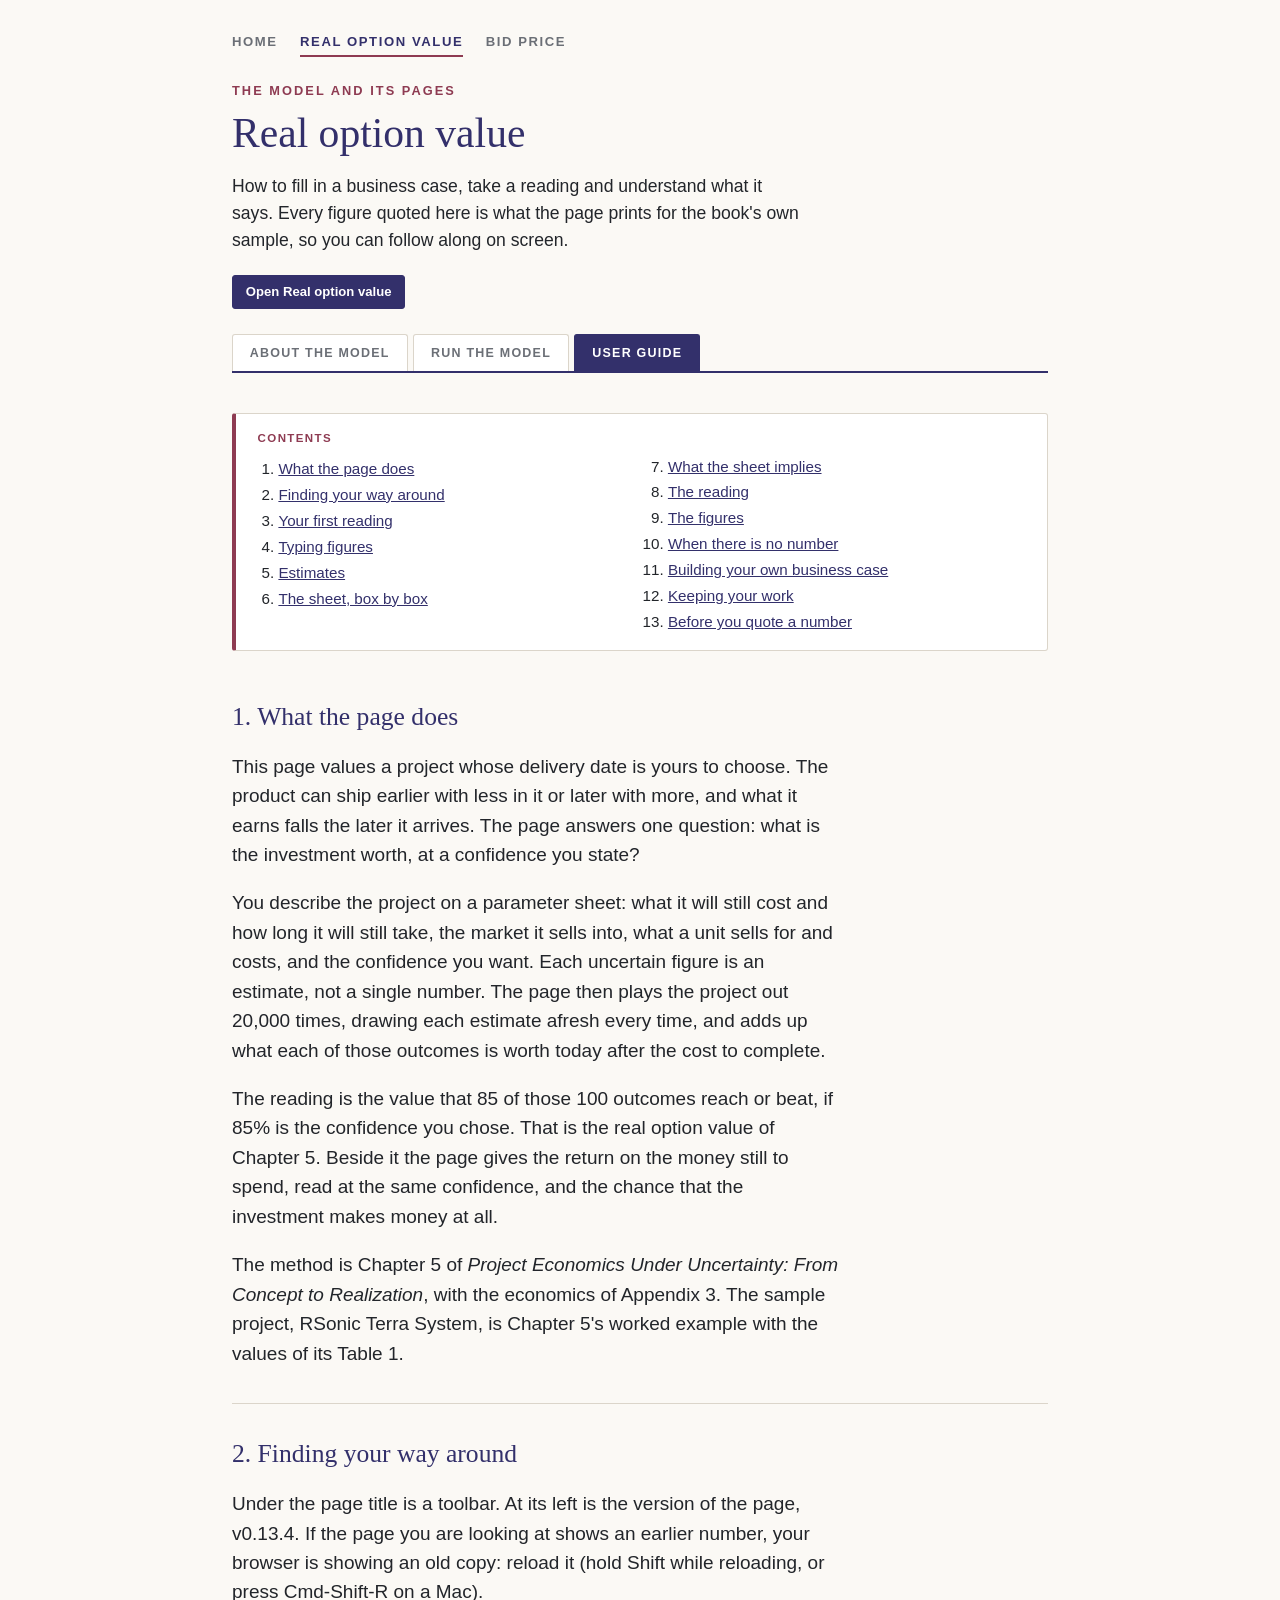
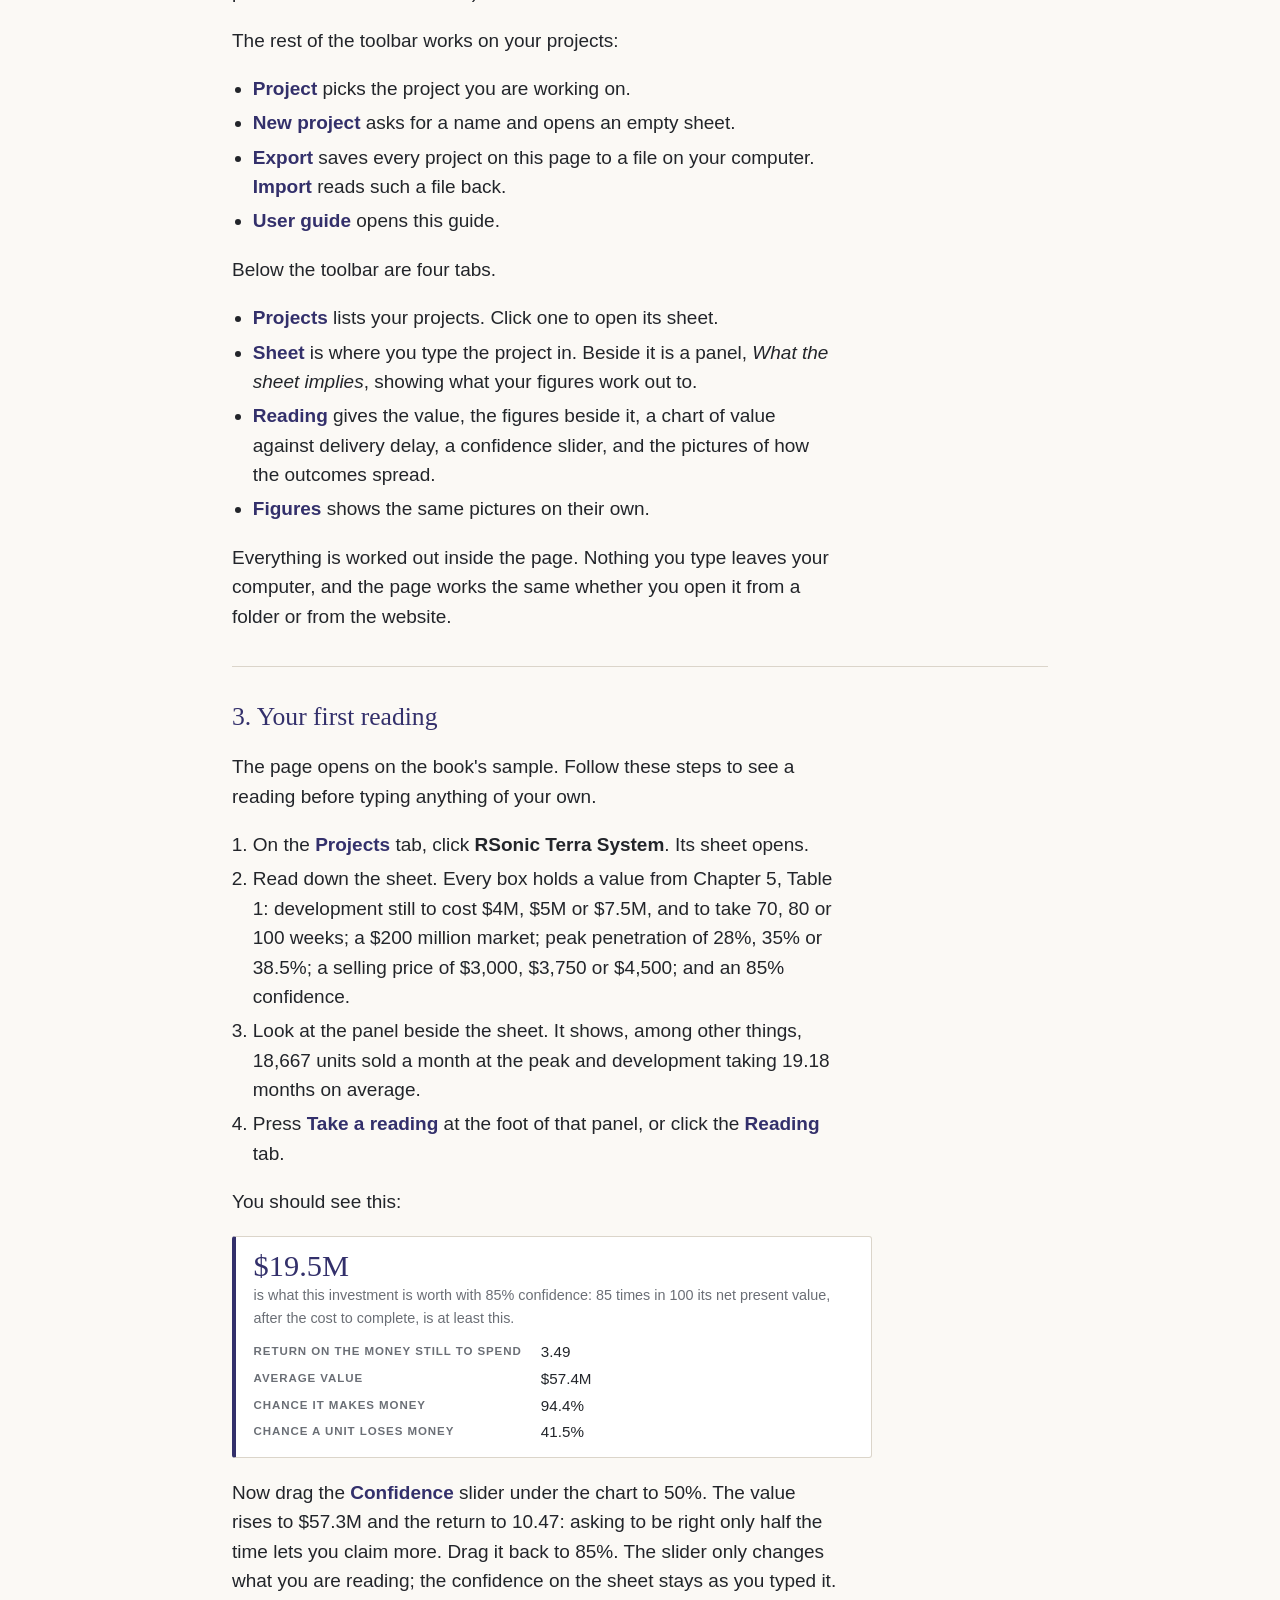
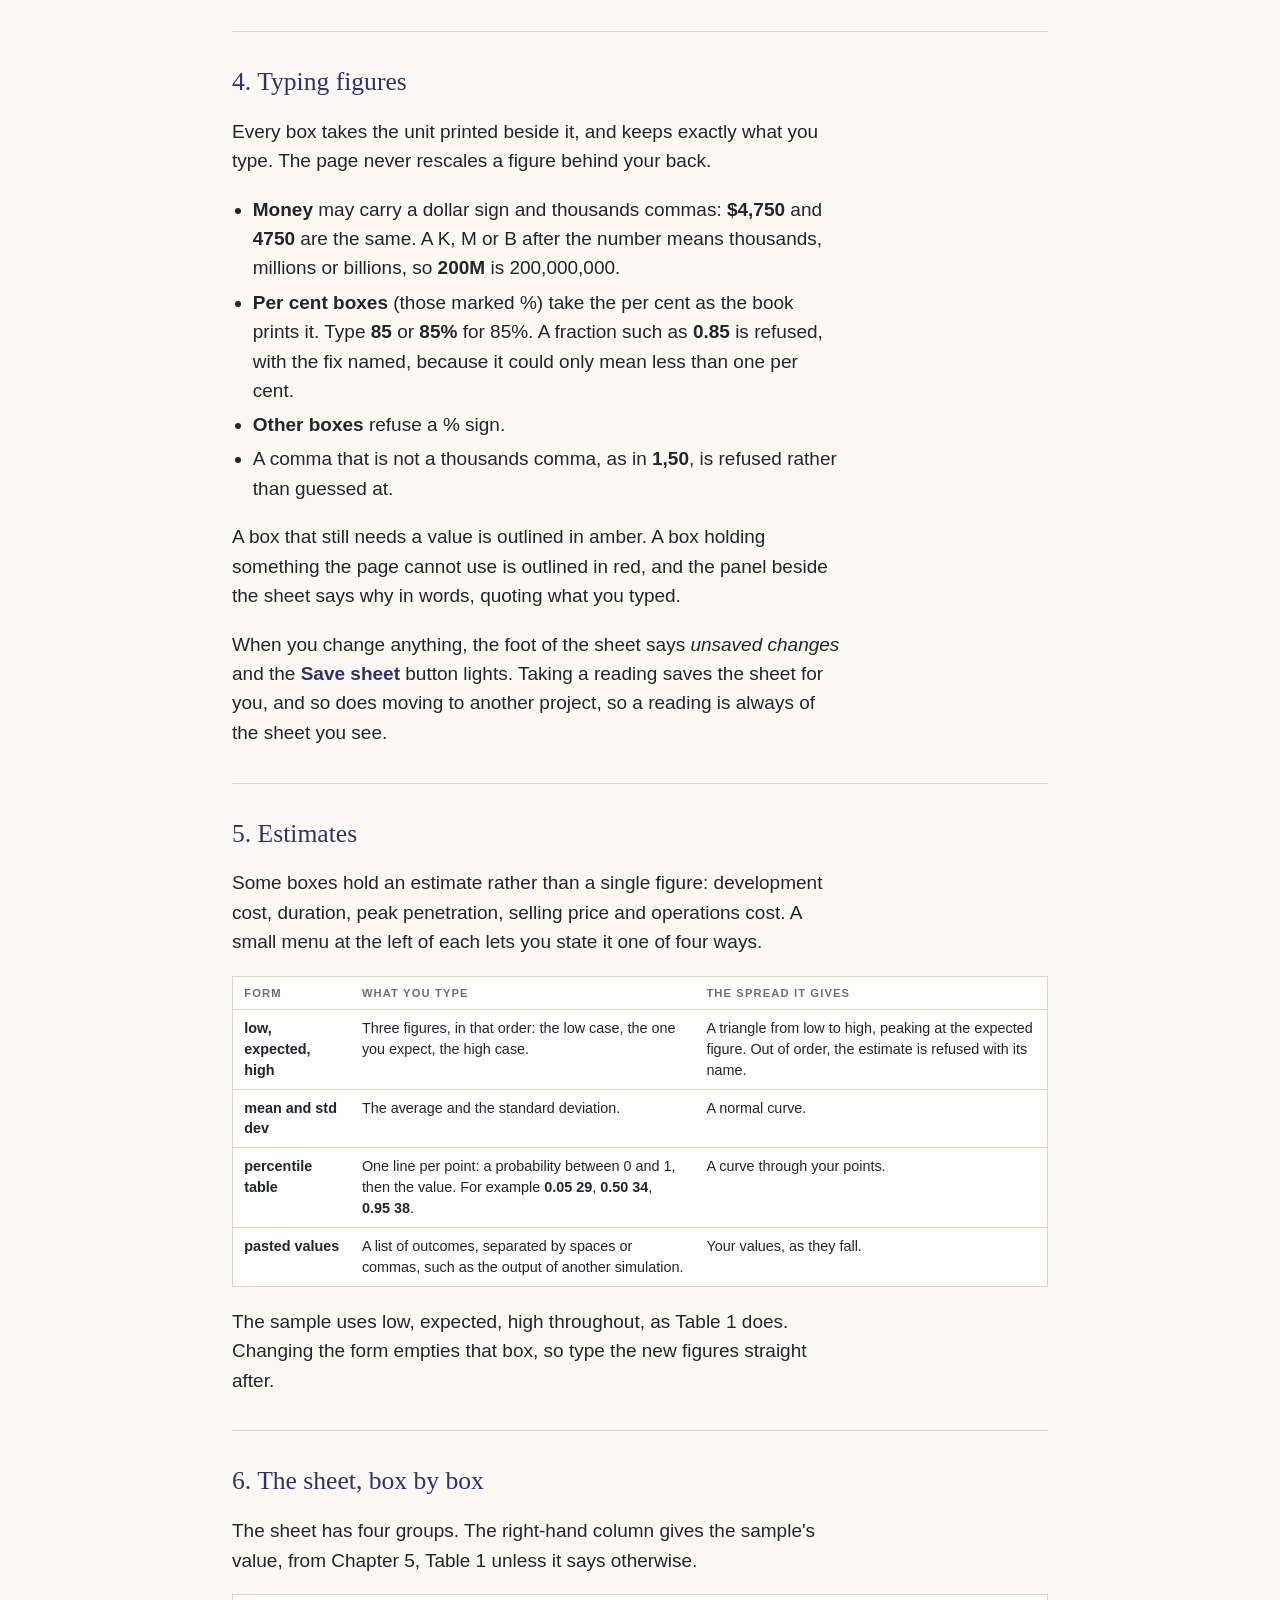
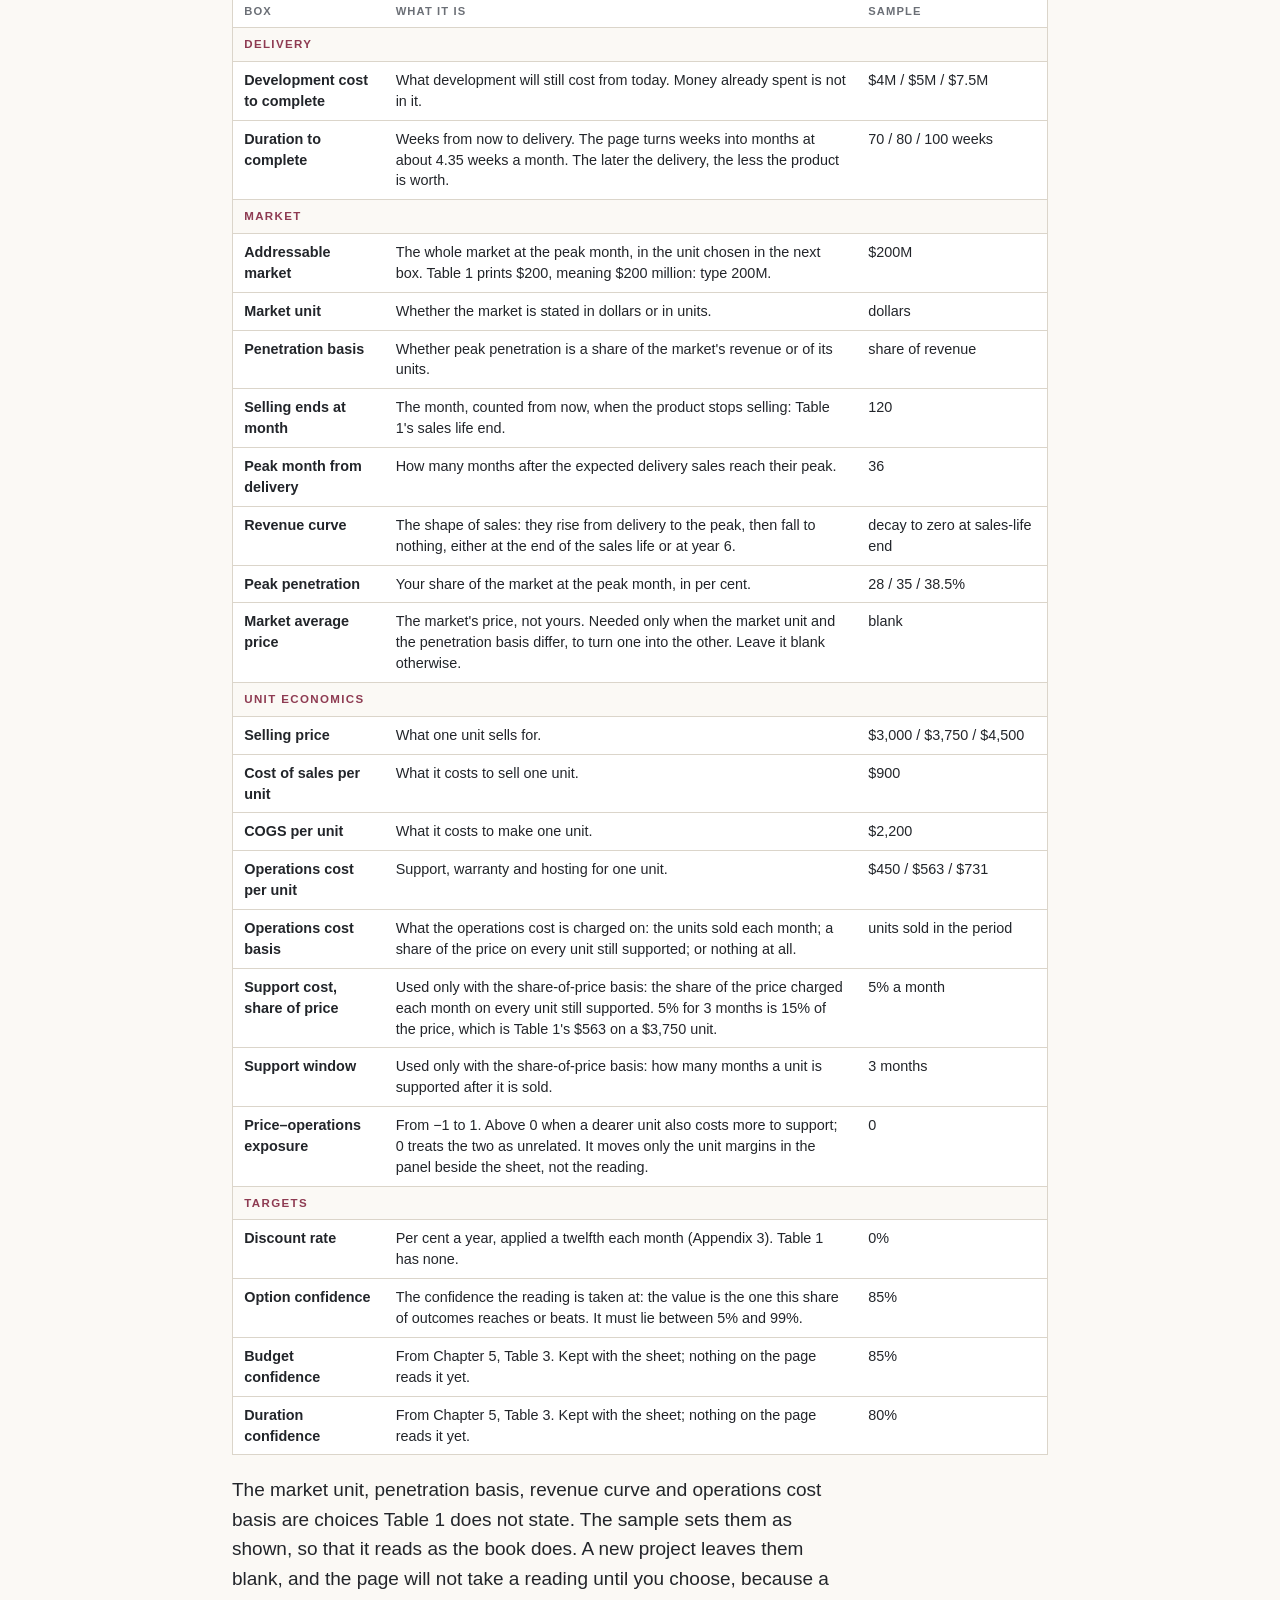
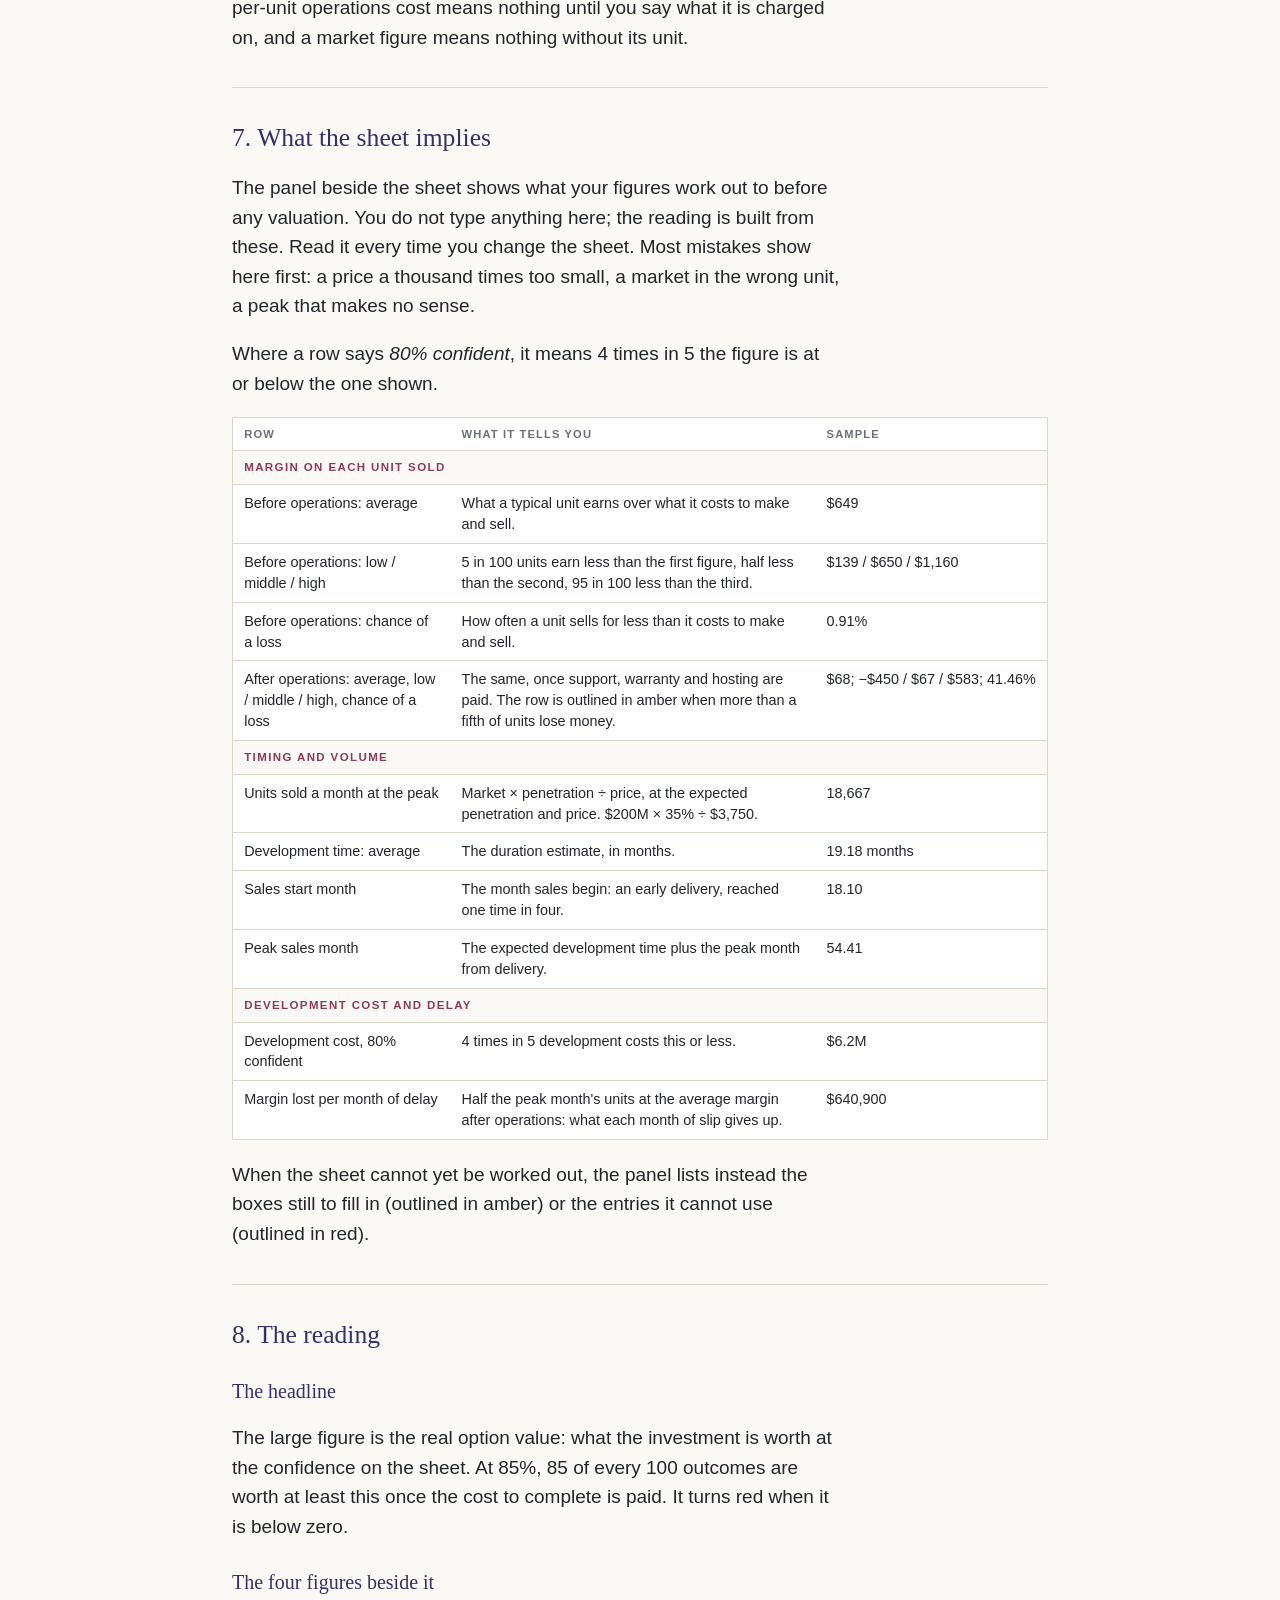
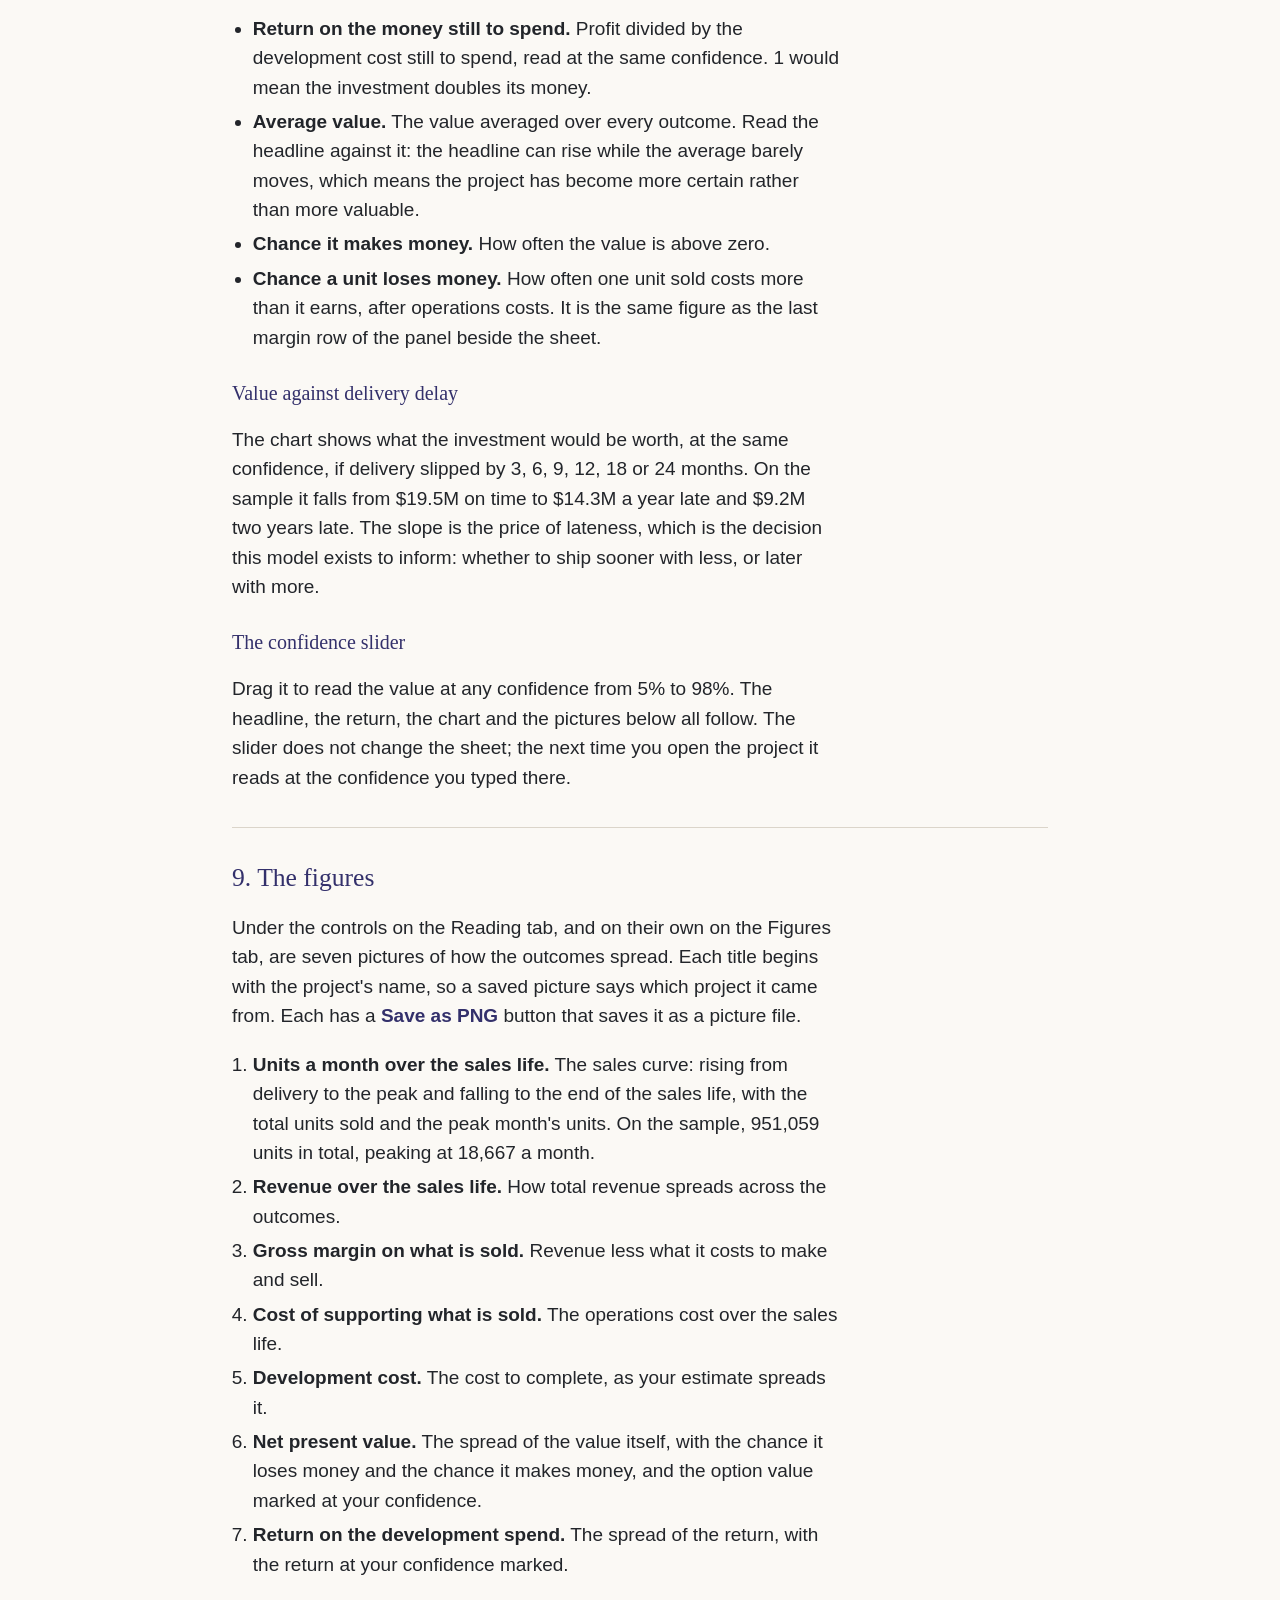
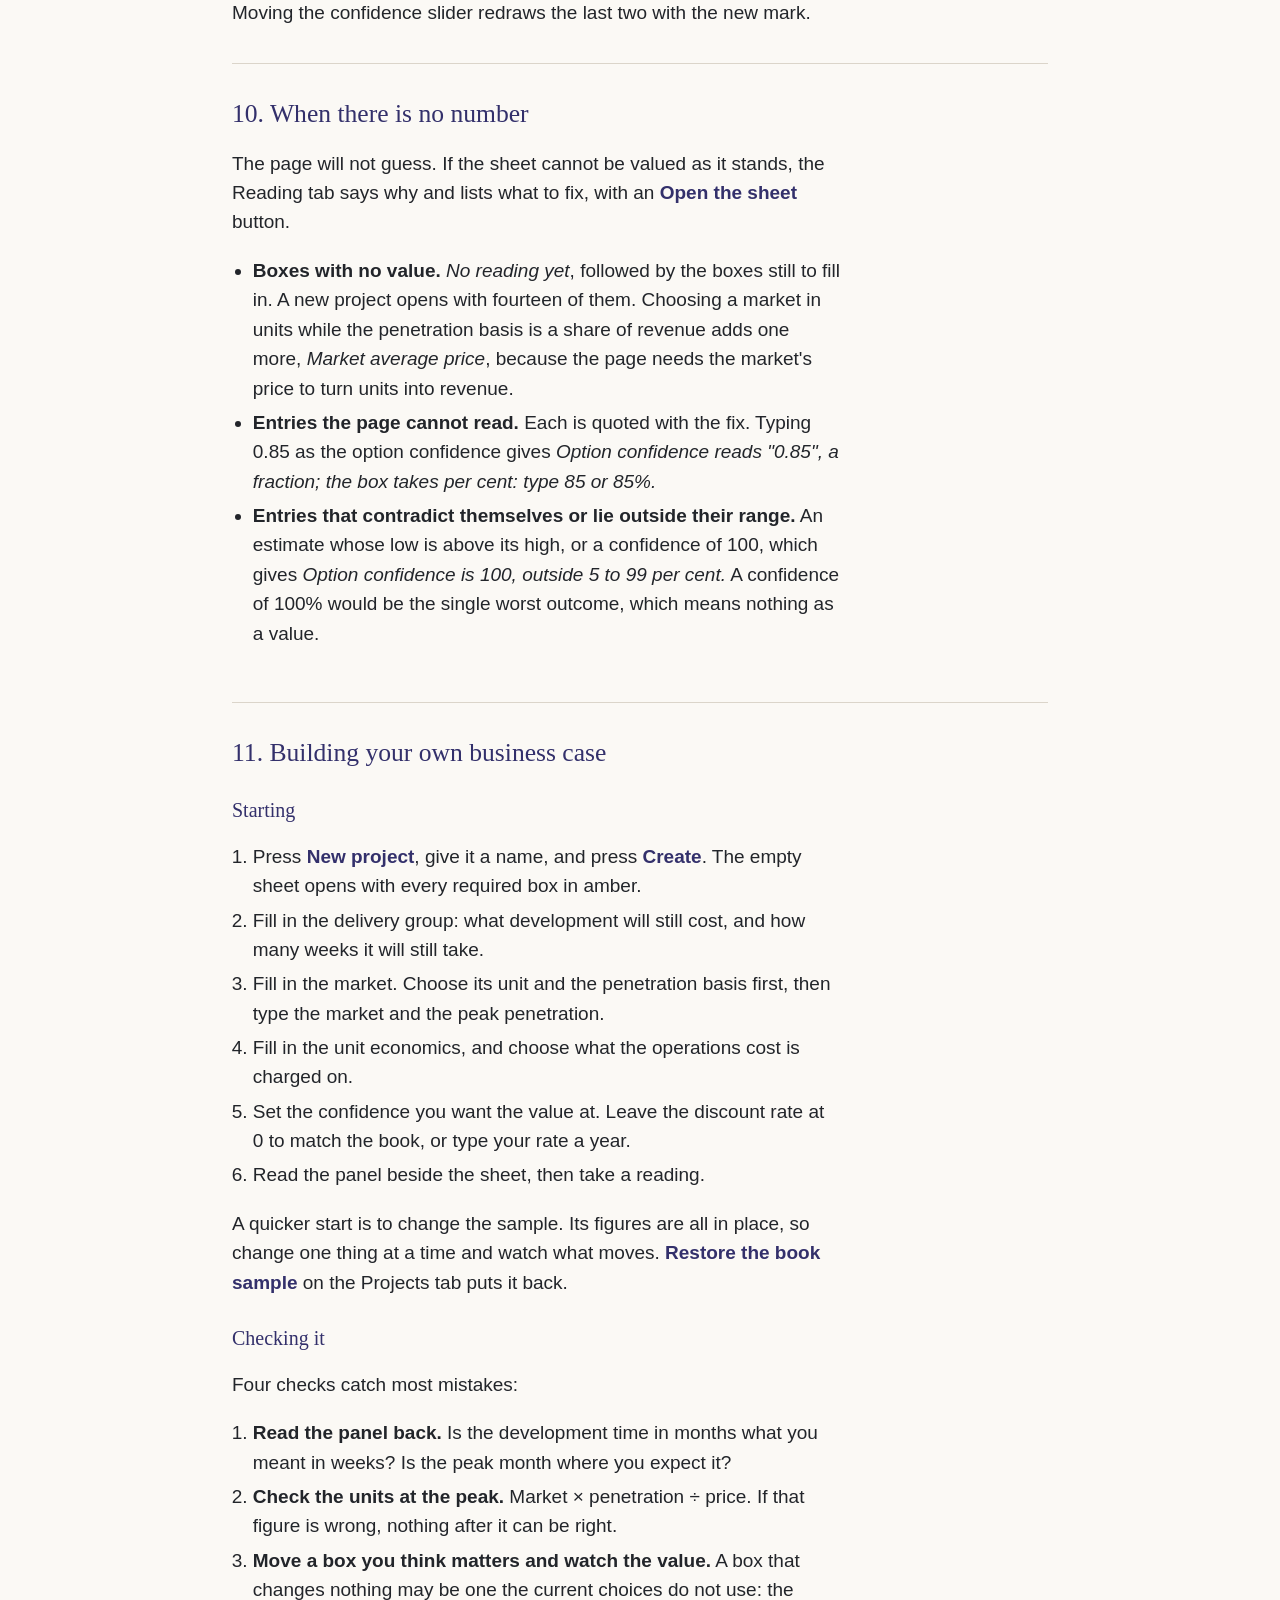
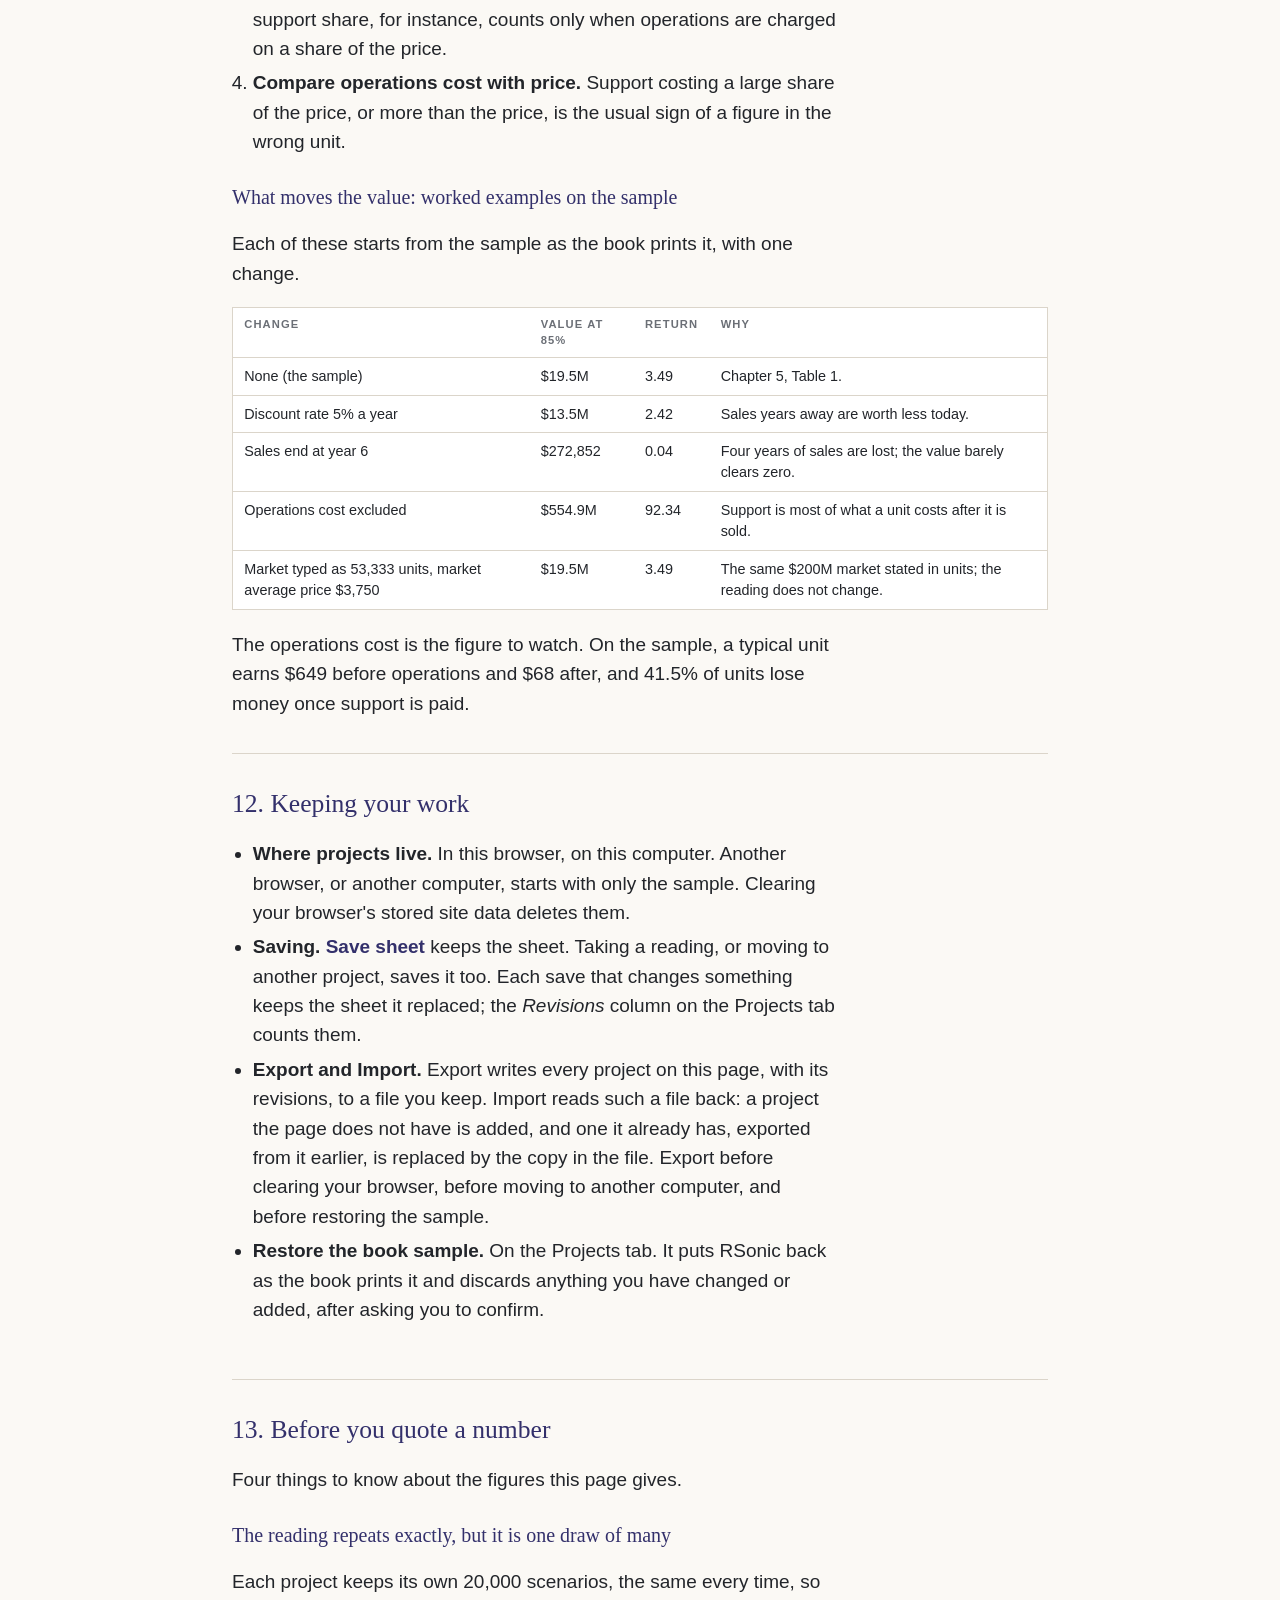
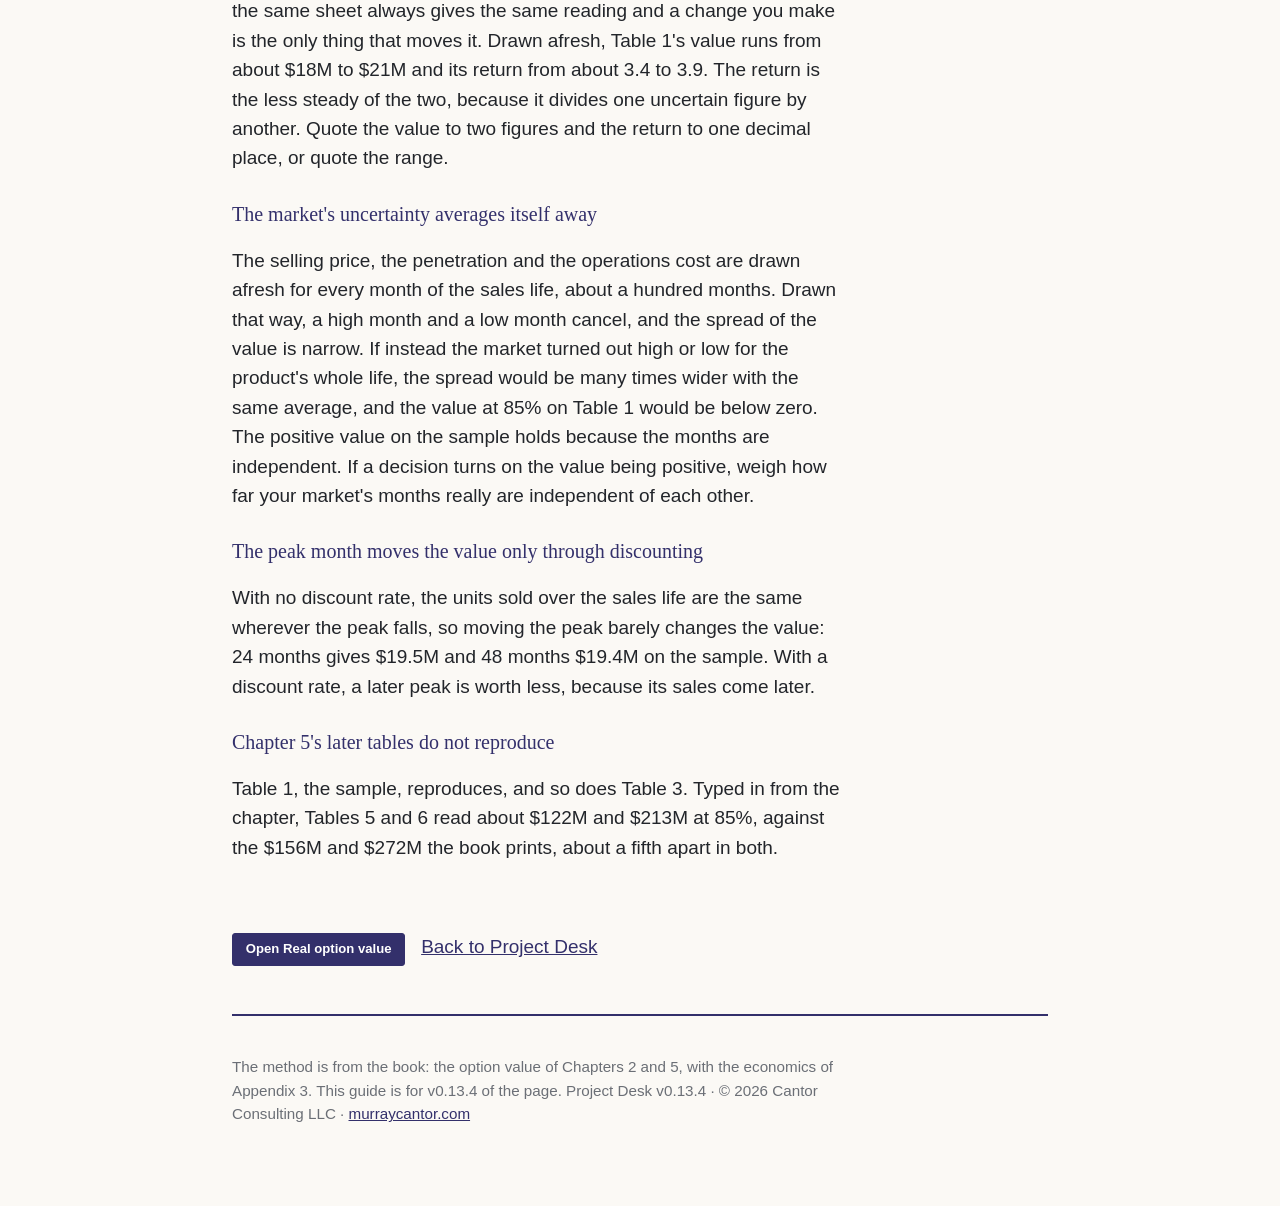
<file: real-option-guide.html>
<!doctype html>
<html lang="en">
<head>
<meta charset="utf-8">
<meta name="viewport" content="width=device-width,initial-scale=1">
<title>Real option value: user guide — Murray Cantor</title>
<meta name="description" content="User guide to Real option value: fill in a business case, take a reading, and read what the investment is worth at a confidence you state.">
<meta name="theme-color" content="#33306B">
<link rel="icon" href="data:image/svg+xml,%3Csvg xmlns='http://www.w3.org/2000/svg' viewBox='0 0 32 32'%3E%3Crect width='32' height='32' rx='3' fill='%2333306B'/%3E%3Cpath d='M6 23 L13 15 L19 19 L26 9' fill='none' stroke='%23FBF9F5' stroke-width='2.6' stroke-linecap='round' stroke-linejoin='round'/%3E%3C/svg%3E">
<link rel="stylesheet" href="site.css">
<style>
/* ----------------------------------------------------------------------
   The user guide pages: additive styles over site.css, as the model pages
   are. Nothing added to the palette.
   ---------------------------------------------------------------------- */
.wrap{max-width:54rem}
.guide h2{margin-top:0}
.guide h3{margin:1.8rem 0 .6rem;color:var(--indigo)}
.guide section{padding:2.2rem 0}
.guide ol,.guide ul{max-width:38rem;padding-left:1.3rem}
.guide li{margin:.3rem 0}
.guide .lead{font-size:1em}
.toc{background:#fff;border:1.5px solid var(--rule);border-left:4px solid var(--garnet);
  border-radius:3px;padding:1rem 1.35rem;margin:0 0 1rem}
.toc .lbl{display:block;font-size:.72rem;letter-spacing:.12em;text-transform:uppercase;
  color:var(--garnet);font-weight:700;margin-bottom:.4rem}
.toc ol{margin:0;padding-left:1.3rem;columns:2;column-gap:2rem;font-size:.95rem;max-width:none}
.toc li{margin:.15rem 0;break-inside:avoid}
@media (max-width:40rem){.toc ol{columns:1}}
.open{display:inline-block;margin:.2rem 0 0;font-size:.82rem;font-weight:600;color:#fff;
  background:var(--indigo);border:1.5px solid var(--indigo);border-radius:3px;
  padding:.34rem .8rem;text-decoration:none}
.open:hover{background:var(--garnet);border-color:var(--garnet)}
.open:focus-visible{outline:3px solid var(--amber);outline-offset:2px}
.tablewrap{overflow-x:auto;margin:1rem 0 1.25rem}
table.g{border-collapse:collapse;width:100%;font-size:.9rem;line-height:1.45;background:#fff;
  border:1.5px solid var(--rule)}
table.g th,table.g td{text-align:left;vertical-align:top;padding:.5rem .7rem;
  border-top:1px solid var(--rule)}
table.g thead th{border-top:0;border-bottom:1.5px solid var(--rule);font-size:.7rem;
  letter-spacing:.1em;text-transform:uppercase;color:var(--muted);font-weight:700}
table.g td.n{white-space:nowrap;font-variant-numeric:tabular-nums}
table.g td b{font-weight:600}
table.g tr.grp td{background:var(--paper);font-size:.72rem;letter-spacing:.12em;
  text-transform:uppercase;color:var(--garnet);font-weight:700}
.screen{background:#fff;border:1.5px solid var(--rule);border-left:4px solid var(--indigo);
  border-radius:3px;padding:.8rem 1.1rem;margin:1rem 0 1.25rem;font-size:.95rem;max-width:40rem}
.screen .big{font-family:var(--serif);font-size:1.9rem;color:var(--indigo);line-height:1.15}
.screen .say{color:var(--muted);font-size:.9rem}
.screen dl{display:grid;grid-template-columns:auto auto;gap:.2rem 1.2rem;margin:.7rem 0 0;
  justify-content:start}
.screen dt{font-size:.72rem;letter-spacing:.08em;text-transform:uppercase;color:var(--muted);
  font-weight:700;align-self:center}
.screen dd{margin:0;font-variant-numeric:tabular-nums}
.warnbox{background:#fff;border:1.5px solid var(--rule);border-left:4px solid var(--amber);
  border-radius:3px;padding:.8rem 1.1rem;margin:1rem 0;max-width:40rem;font-size:.95rem}
.kbd{font-weight:600;color:var(--indigo)}
@media (max-width:34rem){
  .screen dl{grid-template-columns:1fr}
  table.g{font-size:.84rem}
  table.g th,table.g td{padding:.45rem .5rem}
}
</style>
<style id="sitenav-local">
/* The site's navigation, kept inside this folder: Home and one entry per
   model, and under a model its three pages. site.css styles the current page;
   this marks the model a page belongs to the same way. */
.sitenav a[aria-current="true"]{color:var(--indigo);border-bottom:2px solid var(--garnet)}
/* A model's three pages are one set: its name heads each of them, with these
   tabs under it, sitting on the masthead's rule in the same place on all three. */
.masthead.family{padding-bottom:0}
.modeltabs{display:grid;grid-template-columns:repeat(3,auto);justify-content:start;gap:.35rem;margin:1.6rem 0 0}
.modeltabs a{display:block;padding:.55rem 1.05rem .5rem;font-family:var(--sans);font-size:.78rem;
  letter-spacing:.1em;text-transform:uppercase;font-weight:700;text-decoration:none;color:var(--muted);
  background:#fff;border:1.5px solid var(--rule);border-bottom:0;border-radius:3px 3px 0 0}
.modeltabs a:hover{color:var(--indigo);border-color:var(--garnet-pale)}
.modeltabs a[aria-current="page"]{background:var(--indigo);border-color:var(--indigo);color:#fff}
.modeltabs a:focus-visible{outline:3px solid var(--amber);outline-offset:2px}
.modeltabs a{text-align:center}
@media (max-width:34rem){.modeltabs{grid-template-columns:repeat(3,1fr)}.modeltabs a{padding:.5rem .35rem .45rem;font-size:.68rem;letter-spacing:.05em;display:flex;align-items:center;justify-content:center}}
</style>
</head>
<body>
<div class="wrap">
<nav class="sitenav" aria-label="Site">
  <a href="index.html">Home</a>
  <a href="real-option-model.html" aria-current="true">Real option value</a>
  <a href="fixed-bid-model.html">Bid price</a>
</nav>
<header class="masthead family">
  <p class="eyebrow">The model and its pages</p>
  <h1>Real option value</h1>
  <p class="standfirst">How to fill in a business case, take a reading and understand what it says. Every figure quoted here is what the page prints for the book's own sample, so you can follow along on screen.</p>
  <p style="margin:1.1rem 0 0"><a class="open" href="real-option.html">Open Real option value</a></p>
  <nav class="modeltabs" aria-label="The pages of Real option value">
    <a href="real-option-model.html">About the model</a>
    <a href="real-option.html">Run the model</a>
    <a href="real-option-guide.html" aria-current="page">User guide</a>
  </nav>
</header>

<main class="guide">

<nav class="toc" aria-label="Contents">
  <span class="lbl">Contents</span>
  <ol>
    <li><a href="#what">What the page does</a></li>
    <li><a href="#layout">Finding your way around</a></li>
    <li><a href="#first">Your first reading</a></li>
    <li><a href="#typing">Typing figures</a></li>
    <li><a href="#estimates">Estimates</a></li>
    <li><a href="#sheet">The sheet, box by box</a></li>
    <li><a href="#panel">What the sheet implies</a></li>
    <li><a href="#reading">The reading</a></li>
    <li><a href="#figures">The figures</a></li>
    <li><a href="#nonumber">When there is no number</a></li>
    <li><a href="#own">Building your own business case</a></li>
    <li><a href="#keeping">Keeping your work</a></li>
    <li><a href="#quoting">Before you quote a number</a></li>
  </ol>
</nav>

<section id="what">
  <h2>1. What the page does</h2>
  <p class="lead">This page values a project whose delivery date is yours to choose. The product can ship earlier with less in it or later with more, and what it earns falls the later it arrives. The page answers one question: what is the investment worth, at a confidence you state?</p>
  <p>You describe the project on a parameter sheet: what it will still cost and how long it will still take, the market it sells into, what a unit sells for and costs, and the confidence you want. Each uncertain figure is an estimate, not a single number. The page then plays the project out 20,000 times, drawing each estimate afresh every time, and adds up what each of those outcomes is worth today after the cost to complete.</p>
  <p>The reading is the value that 85 of those 100 outcomes reach or beat, if 85% is the confidence you chose. That is the real option value of Chapter 5. Beside it the page gives the return on the money still to spend, read at the same confidence, and the chance that the investment makes money at all.</p>
  <p>The method is Chapter 5 of <i>Project Economics Under Uncertainty: From Concept to Realization</i>, with the economics of Appendix 3. The sample project, RSonic Terra System, is Chapter 5's worked example with the values of its Table 1.</p>
</section>

<section id="layout">
  <h2>2. Finding your way around</h2>
  <p>Under the page title is a toolbar. At its left is the version of the page, v0.13.4. If the page you are looking at shows an earlier number, your browser is showing an old copy: reload it (hold Shift while reloading, or press Cmd-Shift-R on a Mac).</p>
  <p>The rest of the toolbar works on your projects:</p>
  <ul>
    <li><span class="kbd">Project</span> picks the project you are working on.</li>
    <li><span class="kbd">New project</span> asks for a name and opens an empty sheet.</li>
    <li><span class="kbd">Export</span> saves every project on this page to a file on your computer. <span class="kbd">Import</span> reads such a file back.</li>
    <li><span class="kbd">User guide</span> opens this guide.</li>
  </ul>
  <p>Below the toolbar are four tabs.</p>
  <ul>
    <li><span class="kbd">Projects</span> lists your projects. Click one to open its sheet.</li>
    <li><span class="kbd">Sheet</span> is where you type the project in. Beside it is a panel, <i>What the sheet implies</i>, showing what your figures work out to.</li>
    <li><span class="kbd">Reading</span> gives the value, the figures beside it, a chart of value against delivery delay, a confidence slider, and the pictures of how the outcomes spread.</li>
    <li><span class="kbd">Figures</span> shows the same pictures on their own.</li>
  </ul>
  <p>Everything is worked out inside the page. Nothing you type leaves your computer, and the page works the same whether you open it from a folder or from the website.</p>
</section>

<section id="first">
  <h2>3. Your first reading</h2>
  <p>The page opens on the book's sample. Follow these steps to see a reading before typing anything of your own.</p>
  <ol>
    <li>On the <span class="kbd">Projects</span> tab, click <b>RSonic Terra System</b>. Its sheet opens.</li>
    <li>Read down the sheet. Every box holds a value from Chapter 5, Table 1: development still to cost $4M, $5M or $7.5M, and to take 70, 80 or 100 weeks; a $200 million market; peak penetration of 28%, 35% or 38.5%; a selling price of $3,000, $3,750 or $4,500; and an 85% confidence.</li>
    <li>Look at the panel beside the sheet. It shows, among other things, 18,667 units sold a month at the peak and development taking 19.18 months on average.</li>
    <li>Press <span class="kbd">Take a reading</span> at the foot of that panel, or click the <span class="kbd">Reading</span> tab.</li>
  </ol>
  <p>You should see this:</p>
  <div class="screen">
    <div class="big">$19.5M</div>
    <div class="say">is what this investment is worth with 85% confidence: 85 times in 100 its net present value, after the cost to complete, is at least this.</div>
    <dl>
      <dt>Return on the money still to spend</dt><dd>3.49</dd>
      <dt>Average value</dt><dd>$57.4M</dd>
      <dt>Chance it makes money</dt><dd>94.4%</dd>
      <dt>Chance a unit loses money</dt><dd>41.5%</dd>
    </dl>
  </div>
  <p>Now drag the <span class="kbd">Confidence</span> slider under the chart to 50%. The value rises to $57.3M and the return to 10.47: asking to be right only half the time lets you claim more. Drag it back to 85%. The slider only changes what you are reading; the confidence on the sheet stays as you typed it.</p>
</section>

<section id="typing">
  <h2>4. Typing figures</h2>
  <p>Every box takes the unit printed beside it, and keeps exactly what you type. The page never rescales a figure behind your back.</p>
  <ul>
    <li><b>Money</b> may carry a dollar sign and thousands commas: <b>$4,750</b> and <b>4750</b> are the same. A K, M or B after the number means thousands, millions or billions, so <b>200M</b> is 200,000,000.</li>
    <li><b>Per cent boxes</b> (those marked %) take the per cent as the book prints it. Type <b>85</b> or <b>85%</b> for 85%. A fraction such as <b>0.85</b> is refused, with the fix named, because it could only mean less than one per cent.</li>
    <li><b>Other boxes</b> refuse a % sign.</li>
    <li>A comma that is not a thousands comma, as in <b>1,50</b>, is refused rather than guessed at.</li>
  </ul>
  <p>A box that still needs a value is outlined in amber. A box holding something the page cannot use is outlined in red, and the panel beside the sheet says why in words, quoting what you typed.</p>
  <p>When you change anything, the foot of the sheet says <i>unsaved changes</i> and the <span class="kbd">Save sheet</span> button lights. Taking a reading saves the sheet for you, and so does moving to another project, so a reading is always of the sheet you see.</p>
</section>

<section id="estimates">
  <h2>5. Estimates</h2>
  <p>Some boxes hold an estimate rather than a single figure: development cost, duration, peak penetration, selling price and operations cost. A small menu at the left of each lets you state it one of four ways.</p>
  <div class="tablewrap"><table class="g">
    <thead><tr><th>Form</th><th>What you type</th><th>The spread it gives</th></tr></thead>
    <tbody>
      <tr><td><b>low, expected, high</b></td><td>Three figures, in that order: the low case, the one you expect, the high case.</td><td>A triangle from low to high, peaking at the expected figure. Out of order, the estimate is refused with its name.</td></tr>
      <tr><td><b>mean and std dev</b></td><td>The average and the standard deviation.</td><td>A normal curve.</td></tr>
      <tr><td><b>percentile table</b></td><td>One line per point: a probability between 0 and 1, then the value. For example <b>0.05 29</b>, <b>0.50 34</b>, <b>0.95 38</b>.</td><td>A curve through your points.</td></tr>
      <tr><td><b>pasted values</b></td><td>A list of outcomes, separated by spaces or commas, such as the output of another simulation.</td><td>Your values, as they fall.</td></tr>
    </tbody>
  </table></div>
  <p>The sample uses low, expected, high throughout, as Table 1 does. Changing the form empties that box, so type the new figures straight after.</p>
</section>

<section id="sheet">
  <h2>6. The sheet, box by box</h2>
  <p>The sheet has four groups. The right-hand column gives the sample's value, from Chapter 5, Table 1 unless it says otherwise.</p>
  <div class="tablewrap"><table class="g">
    <thead><tr><th>Box</th><th>What it is</th><th>Sample</th></tr></thead>
    <tbody>
      <tr class="grp"><td colspan="3">Delivery</td></tr>
      <tr><td><b>Development cost to complete</b></td><td>What development will still cost from today. Money already spent is not in it.</td><td class="n">$4M / $5M / $7.5M</td></tr>
      <tr><td><b>Duration to complete</b></td><td>Weeks from now to delivery. The page turns weeks into months at about 4.35 weeks a month. The later the delivery, the less the product is worth.</td><td class="n">70 / 80 / 100 weeks</td></tr>
      <tr class="grp"><td colspan="3">Market</td></tr>
      <tr><td><b>Addressable market</b></td><td>The whole market at the peak month, in the unit chosen in the next box. Table 1 prints $200, meaning $200 million: type 200M.</td><td class="n">$200M</td></tr>
      <tr><td><b>Market unit</b></td><td>Whether the market is stated in dollars or in units.</td><td>dollars</td></tr>
      <tr><td><b>Penetration basis</b></td><td>Whether peak penetration is a share of the market's revenue or of its units.</td><td>share of revenue</td></tr>
      <tr><td><b>Selling ends at month</b></td><td>The month, counted from now, when the product stops selling: Table 1's sales life end.</td><td class="n">120</td></tr>
      <tr><td><b>Peak month from delivery</b></td><td>How many months after the expected delivery sales reach their peak.</td><td class="n">36</td></tr>
      <tr><td><b>Revenue curve</b></td><td>The shape of sales: they rise from delivery to the peak, then fall to nothing, either at the end of the sales life or at year 6.</td><td>decay to zero at sales-life end</td></tr>
      <tr><td><b>Peak penetration</b></td><td>Your share of the market at the peak month, in per cent.</td><td class="n">28 / 35 / 38.5%</td></tr>
      <tr><td><b>Market average price</b></td><td>The market's price, not yours. Needed only when the market unit and the penetration basis differ, to turn one into the other. Leave it blank otherwise.</td><td>blank</td></tr>
      <tr class="grp"><td colspan="3">Unit economics</td></tr>
      <tr><td><b>Selling price</b></td><td>What one unit sells for.</td><td class="n">$3,000 / $3,750 / $4,500</td></tr>
      <tr><td><b>Cost of sales per unit</b></td><td>What it costs to sell one unit.</td><td class="n">$900</td></tr>
      <tr><td><b>COGS per unit</b></td><td>What it costs to make one unit.</td><td class="n">$2,200</td></tr>
      <tr><td><b>Operations cost per unit</b></td><td>Support, warranty and hosting for one unit.</td><td class="n">$450 / $563 / $731</td></tr>
      <tr><td><b>Operations cost basis</b></td><td>What the operations cost is charged on: the units sold each month; a share of the price on every unit still supported; or nothing at all.</td><td>units sold in the period</td></tr>
      <tr><td><b>Support cost, share of price</b></td><td>Used only with the share-of-price basis: the share of the price charged each month on every unit still supported. 5% for 3 months is 15% of the price, which is Table 1's $563 on a $3,750 unit.</td><td class="n">5% a month</td></tr>
      <tr><td><b>Support window</b></td><td>Used only with the share-of-price basis: how many months a unit is supported after it is sold.</td><td class="n">3 months</td></tr>
      <tr><td><b>Price–operations exposure</b></td><td>From −1 to 1. Above 0 when a dearer unit also costs more to support; 0 treats the two as unrelated. It moves only the unit margins in the panel beside the sheet, not the reading.</td><td class="n">0</td></tr>
      <tr class="grp"><td colspan="3">Targets</td></tr>
      <tr><td><b>Discount rate</b></td><td>Per cent a year, applied a twelfth each month (Appendix 3). Table 1 has none.</td><td class="n">0%</td></tr>
      <tr><td><b>Option confidence</b></td><td>The confidence the reading is taken at: the value is the one this share of outcomes reaches or beats. It must lie between 5% and 99%.</td><td class="n">85%</td></tr>
      <tr><td><b>Budget confidence</b></td><td>From Chapter 5, Table 3. Kept with the sheet; nothing on the page reads it yet.</td><td class="n">85%</td></tr>
      <tr><td><b>Duration confidence</b></td><td>From Chapter 5, Table 3. Kept with the sheet; nothing on the page reads it yet.</td><td class="n">80%</td></tr>
    </tbody>
  </table></div>
  <p>The market unit, penetration basis, revenue curve and operations cost basis are choices Table 1 does not state. The sample sets them as shown, so that it reads as the book does. A new project leaves them blank, and the page will not take a reading until you choose, because a per-unit operations cost means nothing until you say what it is charged on, and a market figure means nothing without its unit.</p>
</section>

<section id="panel">
  <h2>7. What the sheet implies</h2>
  <p>The panel beside the sheet shows what your figures work out to before any valuation. You do not type anything here; the reading is built from these. Read it every time you change the sheet. Most mistakes show here first: a price a thousand times too small, a market in the wrong unit, a peak that makes no sense.</p>
  <p>Where a row says <i>80% confident</i>, it means 4 times in 5 the figure is at or below the one shown.</p>
  <div class="tablewrap"><table class="g">
    <thead><tr><th>Row</th><th>What it tells you</th><th>Sample</th></tr></thead>
    <tbody>
      <tr class="grp"><td colspan="3">Margin on each unit sold</td></tr>
      <tr><td>Before operations: average</td><td>What a typical unit earns over what it costs to make and sell.</td><td class="n">$649</td></tr>
      <tr><td>Before operations: low / middle / high</td><td>5 in 100 units earn less than the first figure, half less than the second, 95 in 100 less than the third.</td><td class="n">$139 / $650 / $1,160</td></tr>
      <tr><td>Before operations: chance of a loss</td><td>How often a unit sells for less than it costs to make and sell.</td><td class="n">0.91%</td></tr>
      <tr><td>After operations: average, low / middle / high, chance of a loss</td><td>The same, once support, warranty and hosting are paid. The row is outlined in amber when more than a fifth of units lose money.</td><td class="n">$68; −$450 / $67 / $583; 41.46%</td></tr>
      <tr class="grp"><td colspan="3">Timing and volume</td></tr>
      <tr><td>Units sold a month at the peak</td><td>Market × penetration ÷ price, at the expected penetration and price. $200M × 35% ÷ $3,750.</td><td class="n">18,667</td></tr>
      <tr><td>Development time: average</td><td>The duration estimate, in months.</td><td class="n">19.18 months</td></tr>
      <tr><td>Sales start month</td><td>The month sales begin: an early delivery, reached one time in four.</td><td class="n">18.10</td></tr>
      <tr><td>Peak sales month</td><td>The expected development time plus the peak month from delivery.</td><td class="n">54.41</td></tr>
      <tr class="grp"><td colspan="3">Development cost and delay</td></tr>
      <tr><td>Development cost, 80% confident</td><td>4 times in 5 development costs this or less.</td><td class="n">$6.2M</td></tr>
      <tr><td>Margin lost per month of delay</td><td>Half the peak month's units at the average margin after operations: what each month of slip gives up.</td><td class="n">$640,900</td></tr>
    </tbody>
  </table></div>
  <p>When the sheet cannot yet be worked out, the panel lists instead the boxes still to fill in (outlined in amber) or the entries it cannot use (outlined in red).</p>
</section>

<section id="reading">
  <h2>8. The reading</h2>
  <h3>The headline</h3>
  <p>The large figure is the real option value: what the investment is worth at the confidence on the sheet. At 85%, 85 of every 100 outcomes are worth at least this once the cost to complete is paid. It turns red when it is below zero.</p>
  <h3>The four figures beside it</h3>
  <ul>
    <li><b>Return on the money still to spend.</b> Profit divided by the development cost still to spend, read at the same confidence. 1 would mean the investment doubles its money.</li>
    <li><b>Average value.</b> The value averaged over every outcome. Read the headline against it: the headline can rise while the average barely moves, which means the project has become more certain rather than more valuable.</li>
    <li><b>Chance it makes money.</b> How often the value is above zero.</li>
    <li><b>Chance a unit loses money.</b> How often one unit sold costs more than it earns, after operations costs. It is the same figure as the last margin row of the panel beside the sheet.</li>
  </ul>
  <h3>Value against delivery delay</h3>
  <p>The chart shows what the investment would be worth, at the same confidence, if delivery slipped by 3, 6, 9, 12, 18 or 24 months. On the sample it falls from $19.5M on time to $14.3M a year late and $9.2M two years late. The slope is the price of lateness, which is the decision this model exists to inform: whether to ship sooner with less, or later with more.</p>
  <h3>The confidence slider</h3>
  <p>Drag it to read the value at any confidence from 5% to 98%. The headline, the return, the chart and the pictures below all follow. The slider does not change the sheet; the next time you open the project it reads at the confidence you typed there.</p>
</section>

<section id="figures">
  <h2>9. The figures</h2>
  <p>Under the controls on the Reading tab, and on their own on the Figures tab, are seven pictures of how the outcomes spread. Each title begins with the project's name, so a saved picture says which project it came from. Each has a <span class="kbd">Save as PNG</span> button that saves it as a picture file.</p>
  <ol>
    <li><b>Units a month over the sales life.</b> The sales curve: rising from delivery to the peak and falling to the end of the sales life, with the total units sold and the peak month's units. On the sample, 951,059 units in total, peaking at 18,667 a month.</li>
    <li><b>Revenue over the sales life.</b> How total revenue spreads across the outcomes.</li>
    <li><b>Gross margin on what is sold.</b> Revenue less what it costs to make and sell.</li>
    <li><b>Cost of supporting what is sold.</b> The operations cost over the sales life.</li>
    <li><b>Development cost.</b> The cost to complete, as your estimate spreads it.</li>
    <li><b>Net present value.</b> The spread of the value itself, with the chance it loses money and the chance it makes money, and the option value marked at your confidence.</li>
    <li><b>Return on the development spend.</b> The spread of the return, with the return at your confidence marked.</li>
  </ol>
  <p>Moving the confidence slider redraws the last two with the new mark.</p>
</section>

<section id="nonumber">
  <h2>10. When there is no number</h2>
  <p>The page will not guess. If the sheet cannot be valued as it stands, the Reading tab says why and lists what to fix, with an <span class="kbd">Open the sheet</span> button.</p>
  <ul>
    <li><b>Boxes with no value.</b> <i>No reading yet</i>, followed by the boxes still to fill in. A new project opens with fourteen of them. Choosing a market in units while the penetration basis is a share of revenue adds one more, <i>Market average price</i>, because the page needs the market's price to turn units into revenue.</li>
    <li><b>Entries the page cannot read.</b> Each is quoted with the fix. Typing 0.85 as the option confidence gives <i>Option confidence reads "0.85", a fraction; the box takes per cent: type 85 or 85%.</i></li>
    <li><b>Entries that contradict themselves or lie outside their range.</b> An estimate whose low is above its high, or a confidence of 100, which gives <i>Option confidence is 100, outside 5 to 99 per cent.</i> A confidence of 100% would be the single worst outcome, which means nothing as a value.</li>
  </ul>
</section>

<section id="own">
  <h2>11. Building your own business case</h2>
  <h3>Starting</h3>
  <ol>
    <li>Press <span class="kbd">New project</span>, give it a name, and press <span class="kbd">Create</span>. The empty sheet opens with every required box in amber.</li>
    <li>Fill in the delivery group: what development will still cost, and how many weeks it will still take.</li>
    <li>Fill in the market. Choose its unit and the penetration basis first, then type the market and the peak penetration.</li>
    <li>Fill in the unit economics, and choose what the operations cost is charged on.</li>
    <li>Set the confidence you want the value at. Leave the discount rate at 0 to match the book, or type your rate a year.</li>
    <li>Read the panel beside the sheet, then take a reading.</li>
  </ol>
  <p>A quicker start is to change the sample. Its figures are all in place, so change one thing at a time and watch what moves. <span class="kbd">Restore the book sample</span> on the Projects tab puts it back.</p>
  <h3>Checking it</h3>
  <p>Four checks catch most mistakes:</p>
  <ol>
    <li><b>Read the panel back.</b> Is the development time in months what you meant in weeks? Is the peak month where you expect it?</li>
    <li><b>Check the units at the peak.</b> Market × penetration ÷ price. If that figure is wrong, nothing after it can be right.</li>
    <li><b>Move a box you think matters and watch the value.</b> A box that changes nothing may be one the current choices do not use: the support share, for instance, counts only when operations are charged on a share of the price.</li>
    <li><b>Compare operations cost with price.</b> Support costing a large share of the price, or more than the price, is the usual sign of a figure in the wrong unit.</li>
  </ol>
  <h3>What moves the value: worked examples on the sample</h3>
  <p>Each of these starts from the sample as the book prints it, with one change.</p>
  <div class="tablewrap"><table class="g">
    <thead><tr><th>Change</th><th>Value at 85%</th><th>Return</th><th>Why</th></tr></thead>
    <tbody>
      <tr><td>None (the sample)</td><td class="n">$19.5M</td><td class="n">3.49</td><td>Chapter 5, Table 1.</td></tr>
      <tr><td>Discount rate 5% a year</td><td class="n">$13.5M</td><td class="n">2.42</td><td>Sales years away are worth less today.</td></tr>
      <tr><td>Sales end at year 6</td><td class="n">$272,852</td><td class="n">0.04</td><td>Four years of sales are lost; the value barely clears zero.</td></tr>
      <tr><td>Operations cost excluded</td><td class="n">$554.9M</td><td class="n">92.34</td><td>Support is most of what a unit costs after it is sold.</td></tr>
      <tr><td>Market typed as 53,333 units, market average price $3,750</td><td class="n">$19.5M</td><td class="n">3.49</td><td>The same $200M market stated in units; the reading does not change.</td></tr>
    </tbody>
  </table></div>
  <p>The operations cost is the figure to watch. On the sample, a typical unit earns $649 before operations and $68 after, and 41.5% of units lose money once support is paid.</p>
</section>

<section id="keeping">
  <h2>12. Keeping your work</h2>
  <ul>
    <li><b>Where projects live.</b> In this browser, on this computer. Another browser, or another computer, starts with only the sample. Clearing your browser's stored site data deletes them.</li>
    <li><b>Saving.</b> <span class="kbd">Save sheet</span> keeps the sheet. Taking a reading, or moving to another project, saves it too. Each save that changes something keeps the sheet it replaced; the <i>Revisions</i> column on the Projects tab counts them.</li>
    <li><b>Export and Import.</b> Export writes every project on this page, with its revisions, to a file you keep. Import reads such a file back: a project the page does not have is added, and one it already has, exported from it earlier, is replaced by the copy in the file. Export before clearing your browser, before moving to another computer, and before restoring the sample.</li>
    <li><b>Restore the book sample.</b> On the Projects tab. It puts RSonic back as the book prints it and discards anything you have changed or added, after asking you to confirm.</li>
  </ul>
</section>

<section id="quoting">
  <h2>13. Before you quote a number</h2>
  <p>Four things to know about the figures this page gives.</p>
  <h3>The reading repeats exactly, but it is one draw of many</h3>
  <p>Each project keeps its own 20,000 scenarios, the same every time, so the same sheet always gives the same reading and a change you make is the only thing that moves it. Drawn afresh, Table 1's value runs from about $18M to $21M and its return from about 3.4 to 3.9. The return is the less steady of the two, because it divides one uncertain figure by another. Quote the value to two figures and the return to one decimal place, or quote the range.</p>
  <h3>The market's uncertainty averages itself away</h3>
  <p>The selling price, the penetration and the operations cost are drawn afresh for every month of the sales life, about a hundred months. Drawn that way, a high month and a low month cancel, and the spread of the value is narrow. If instead the market turned out high or low for the product's whole life, the spread would be many times wider with the same average, and the value at 85% on Table 1 would be below zero. The positive value on the sample holds because the months are independent. If a decision turns on the value being positive, weigh how far your market's months really are independent of each other.</p>
  <h3>The peak month moves the value only through discounting</h3>
  <p>With no discount rate, the units sold over the sales life are the same wherever the peak falls, so moving the peak barely changes the value: 24 months gives $19.5M and 48 months $19.4M on the sample. With a discount rate, a later peak is worth less, because its sales come later.</p>
  <h3>Chapter 5's later tables do not reproduce</h3>
  <p>Table 1, the sample, reproduces, and so does Table 3. Typed in from the chapter, Tables 5 and 6 read about $122M and $213M at 85%, against the $156M and $272M the book prints, about a fifth apart in both.</p>
</section>

<p style="margin-top:2rem"><a class="open" href="real-option.html">Open Real option value</a> &nbsp; <a href="index.html">Back to Project Desk</a></p>

</main>

<footer>
  <p>The method is from the book: the option value of Chapters 2 and 5, with the economics of Appendix 3. This guide is for v0.13.4 of the page.
  Project Desk v0.13.4 · © 2026 Cantor Consulting LLC · <a href="https://murraycantor.com/">murraycantor.com</a></p>
</footer>
</div>
</body>
</html>
</file>
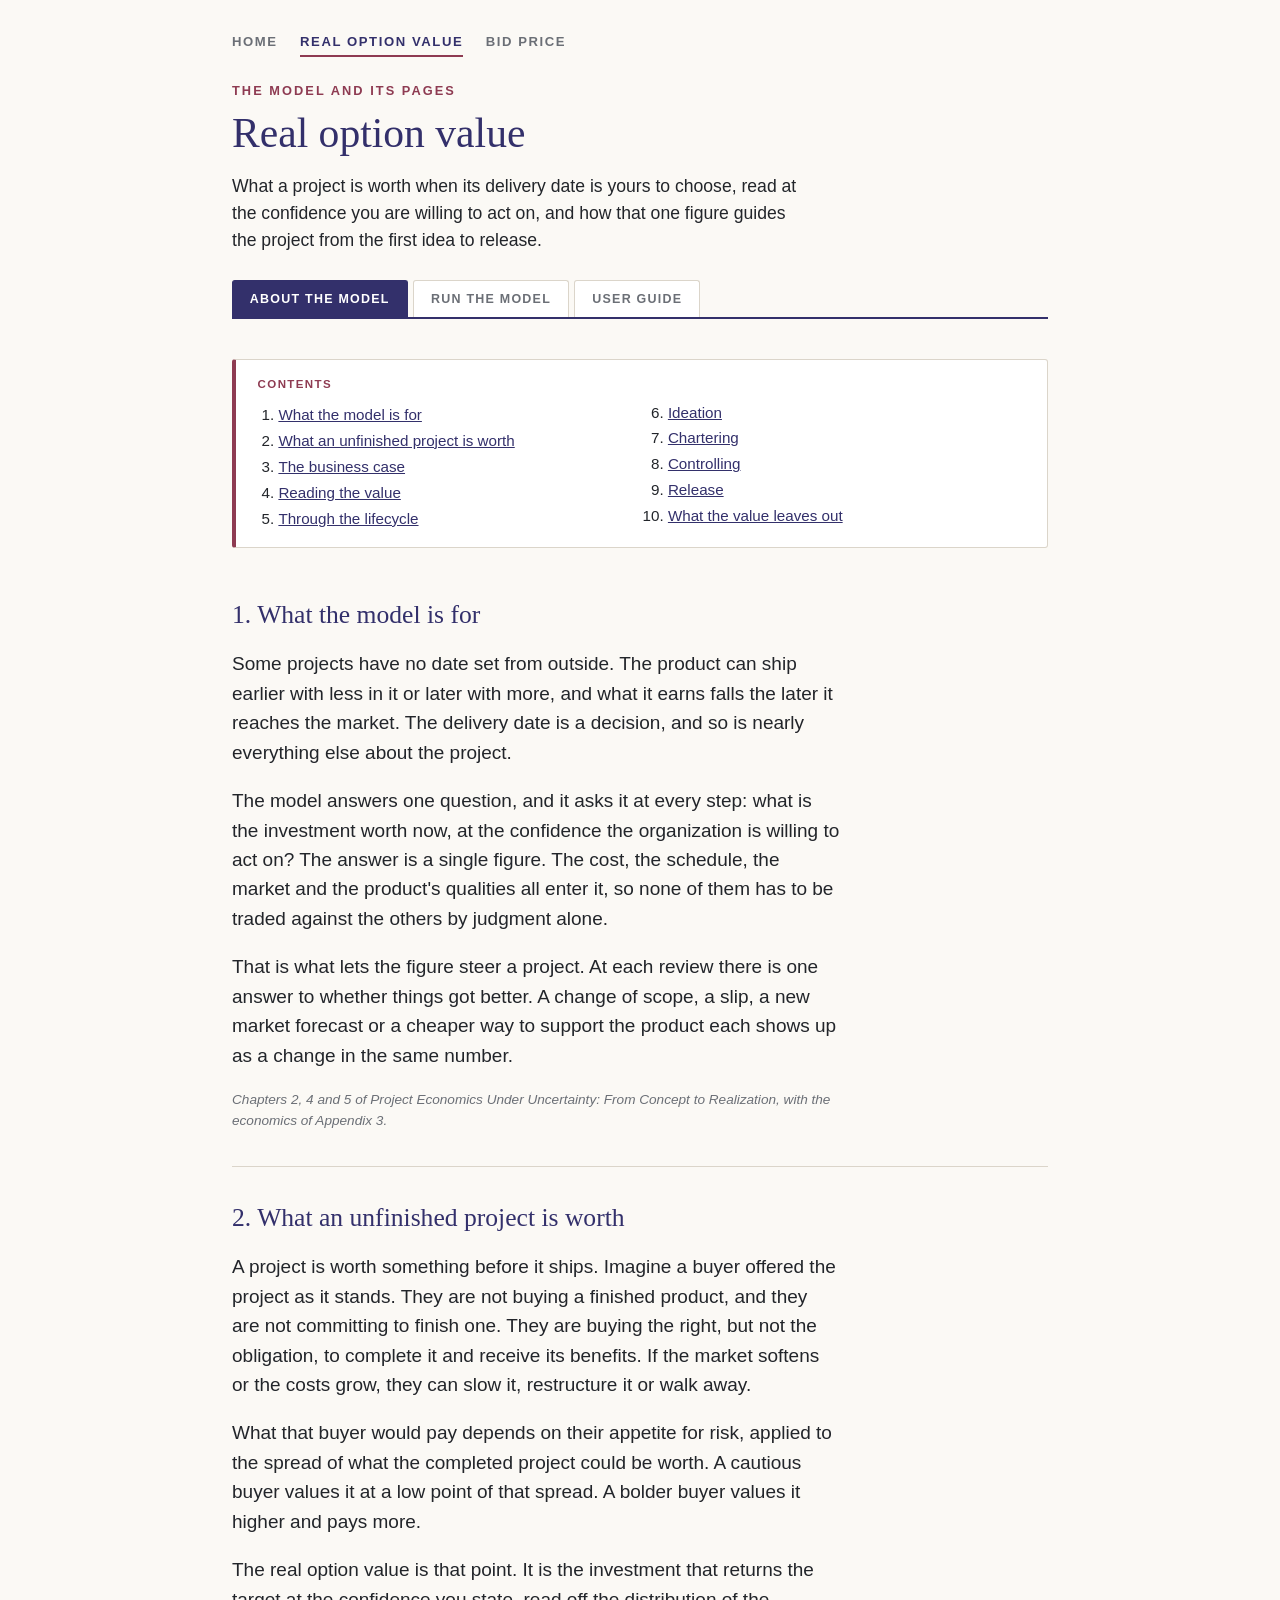
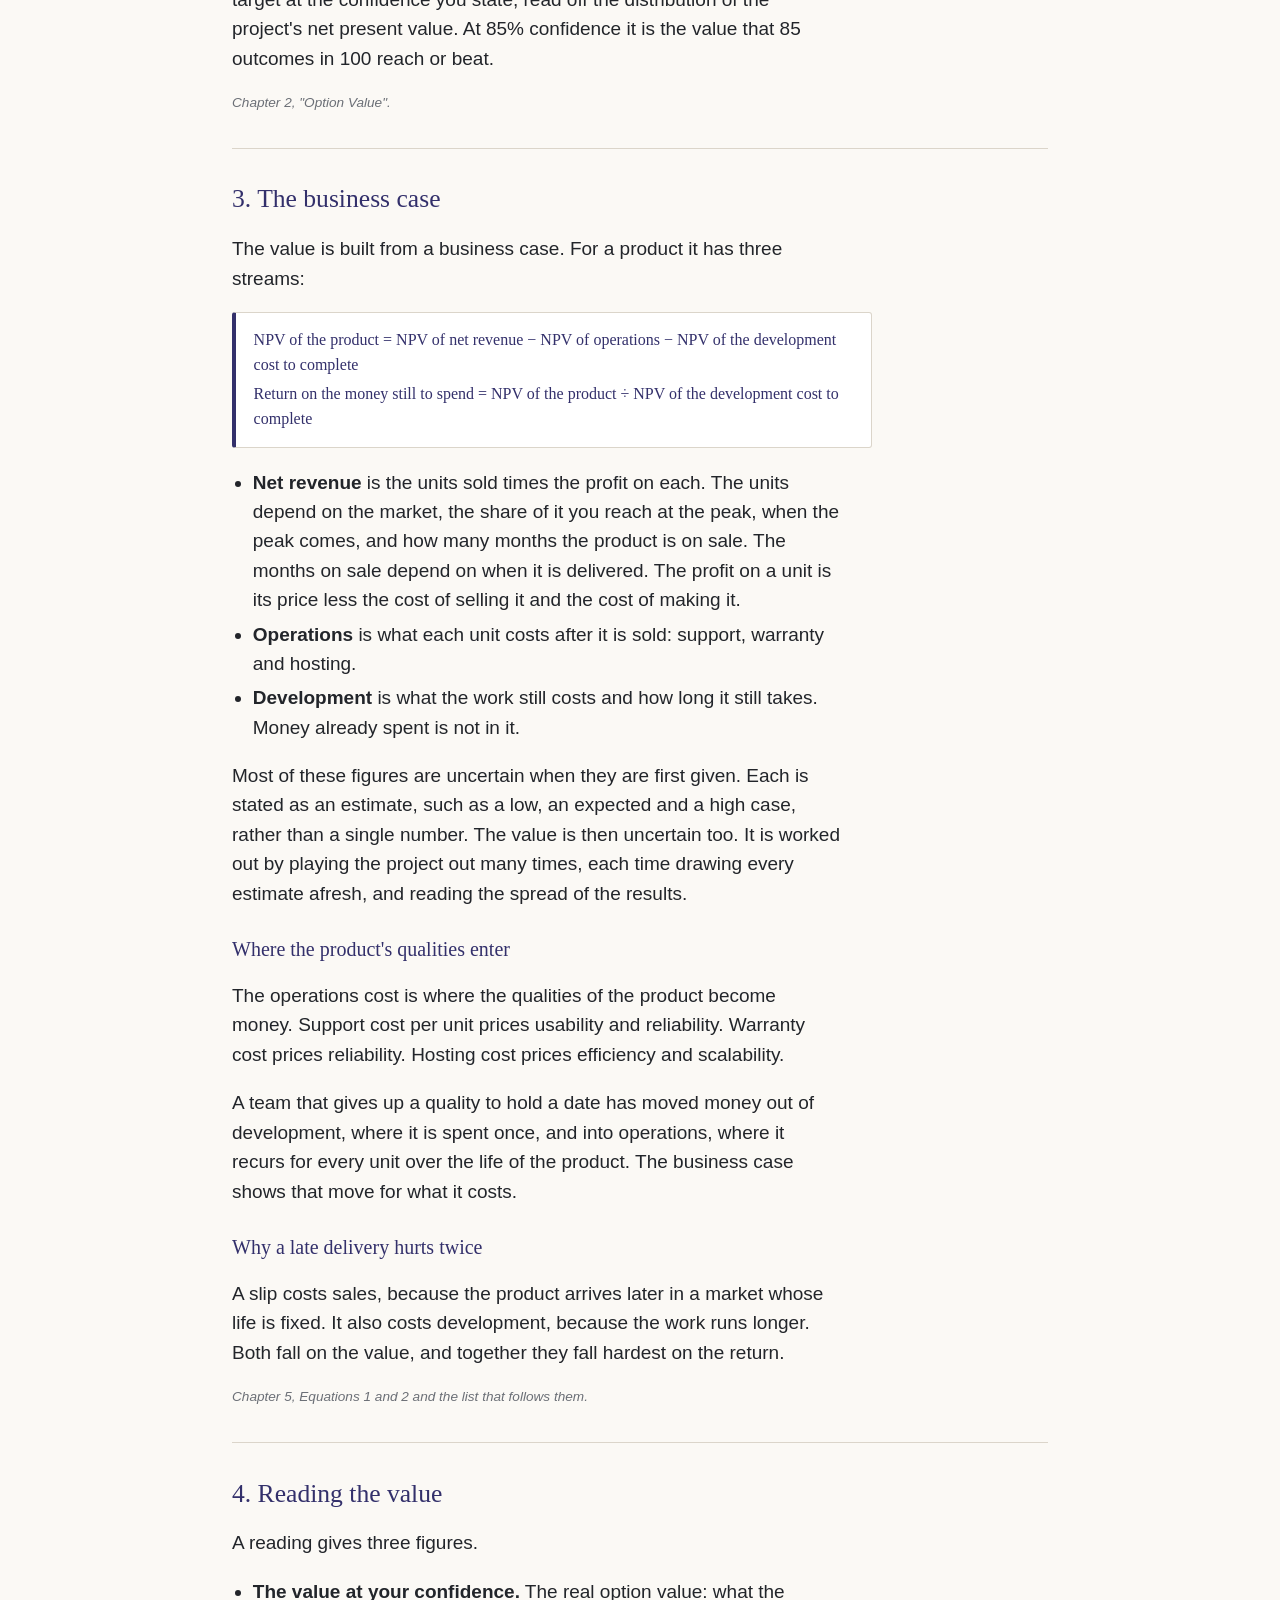
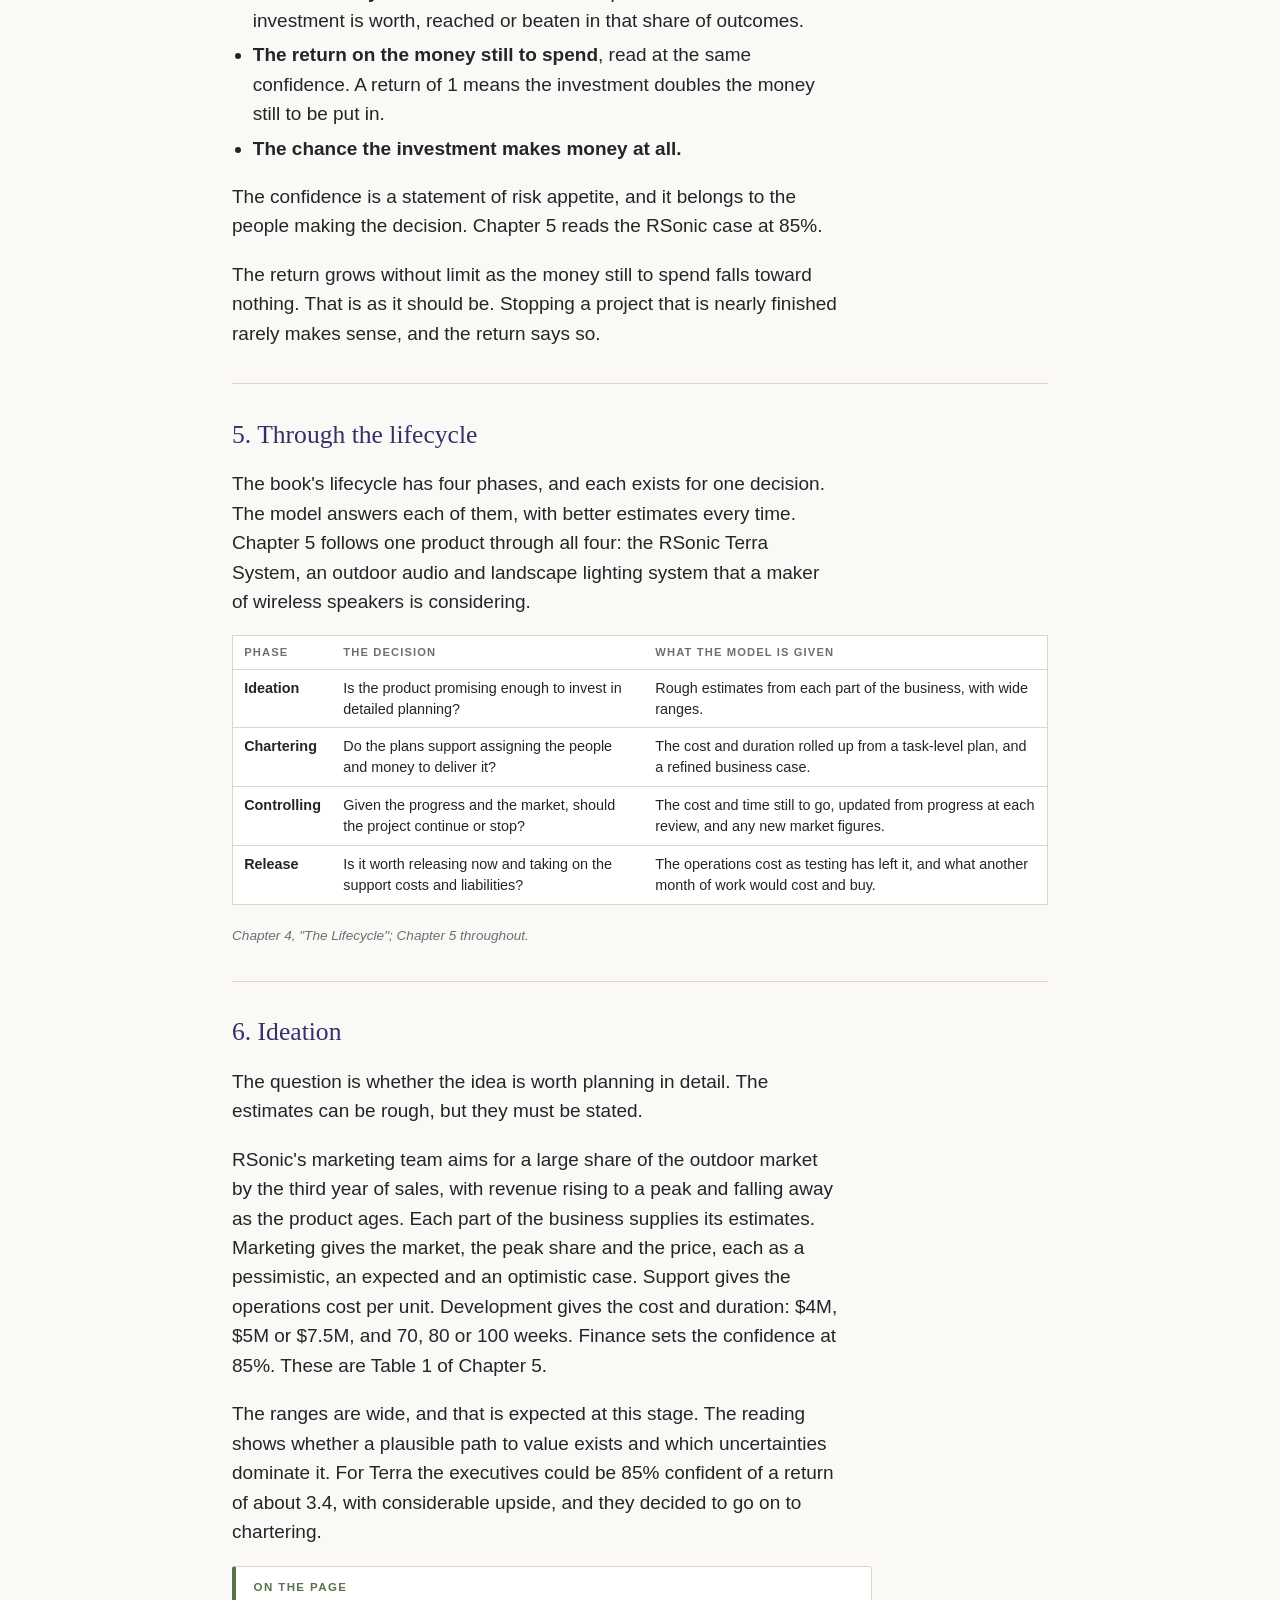
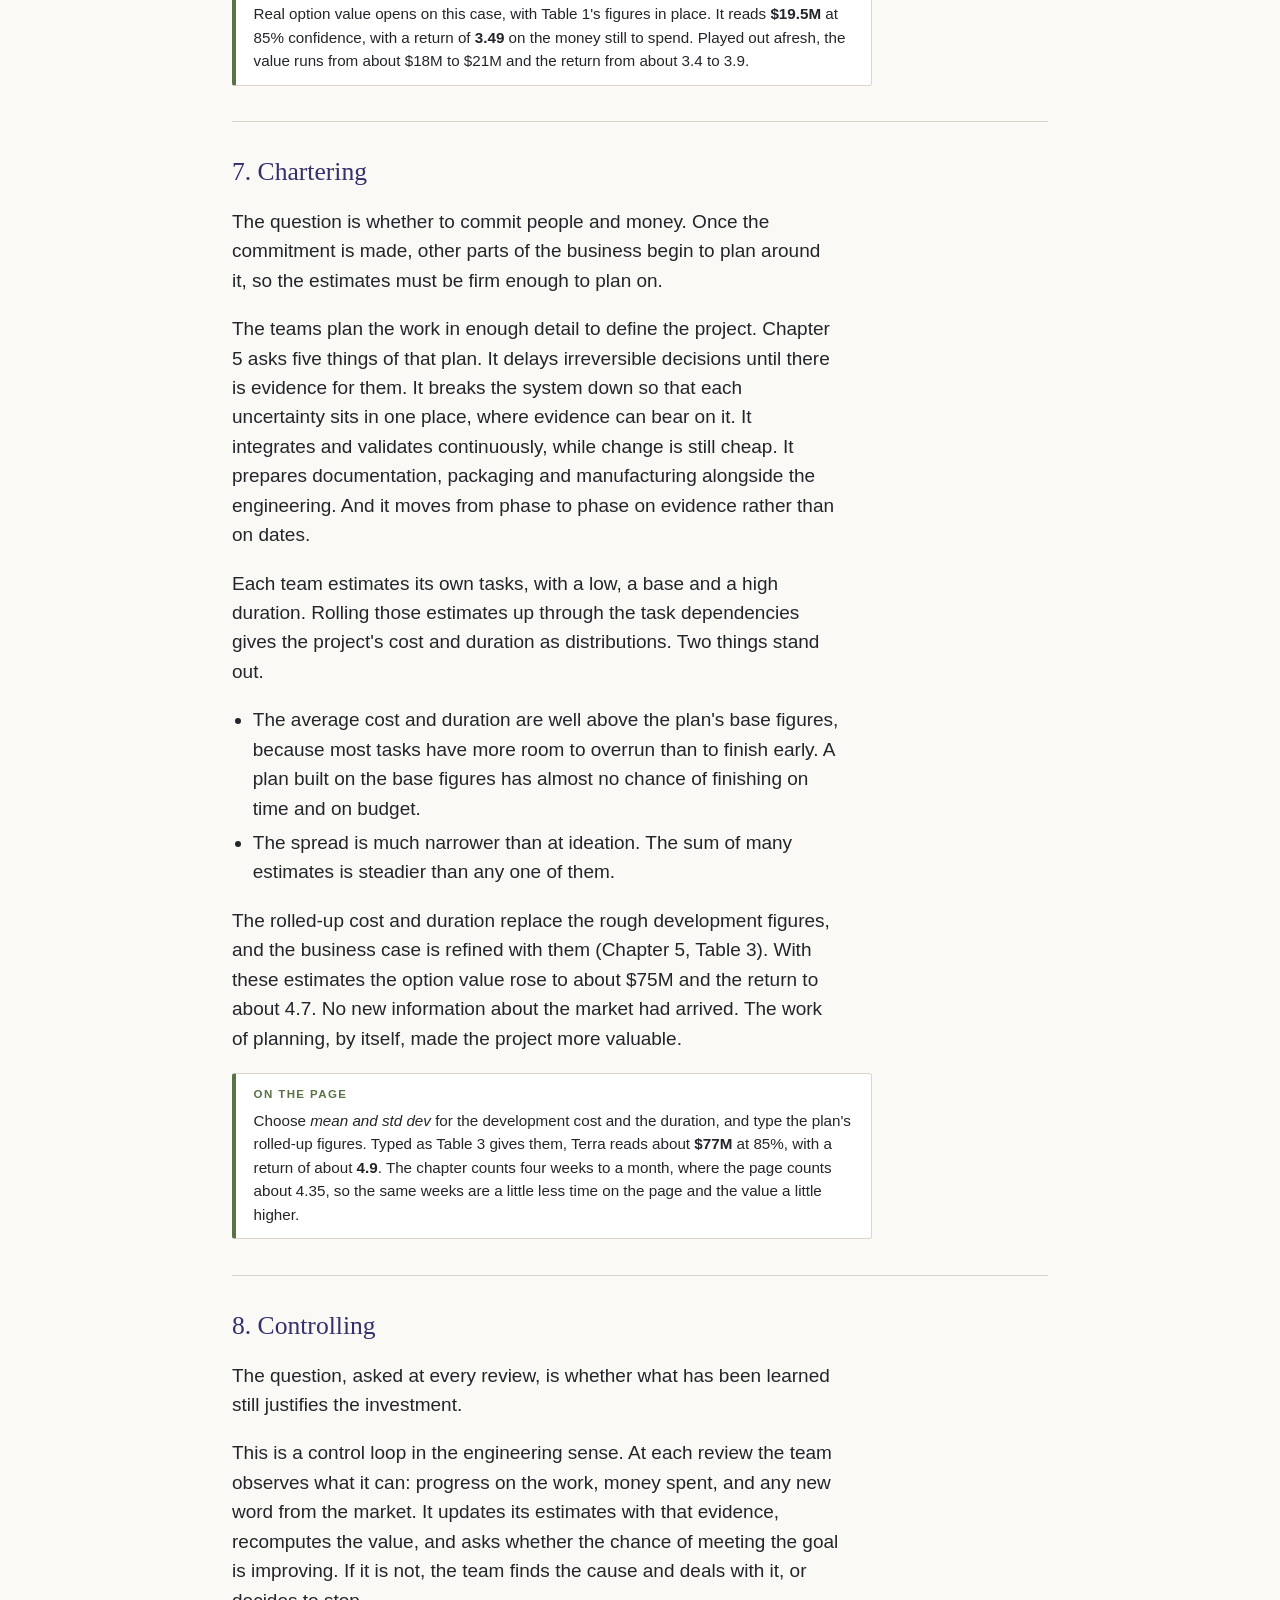
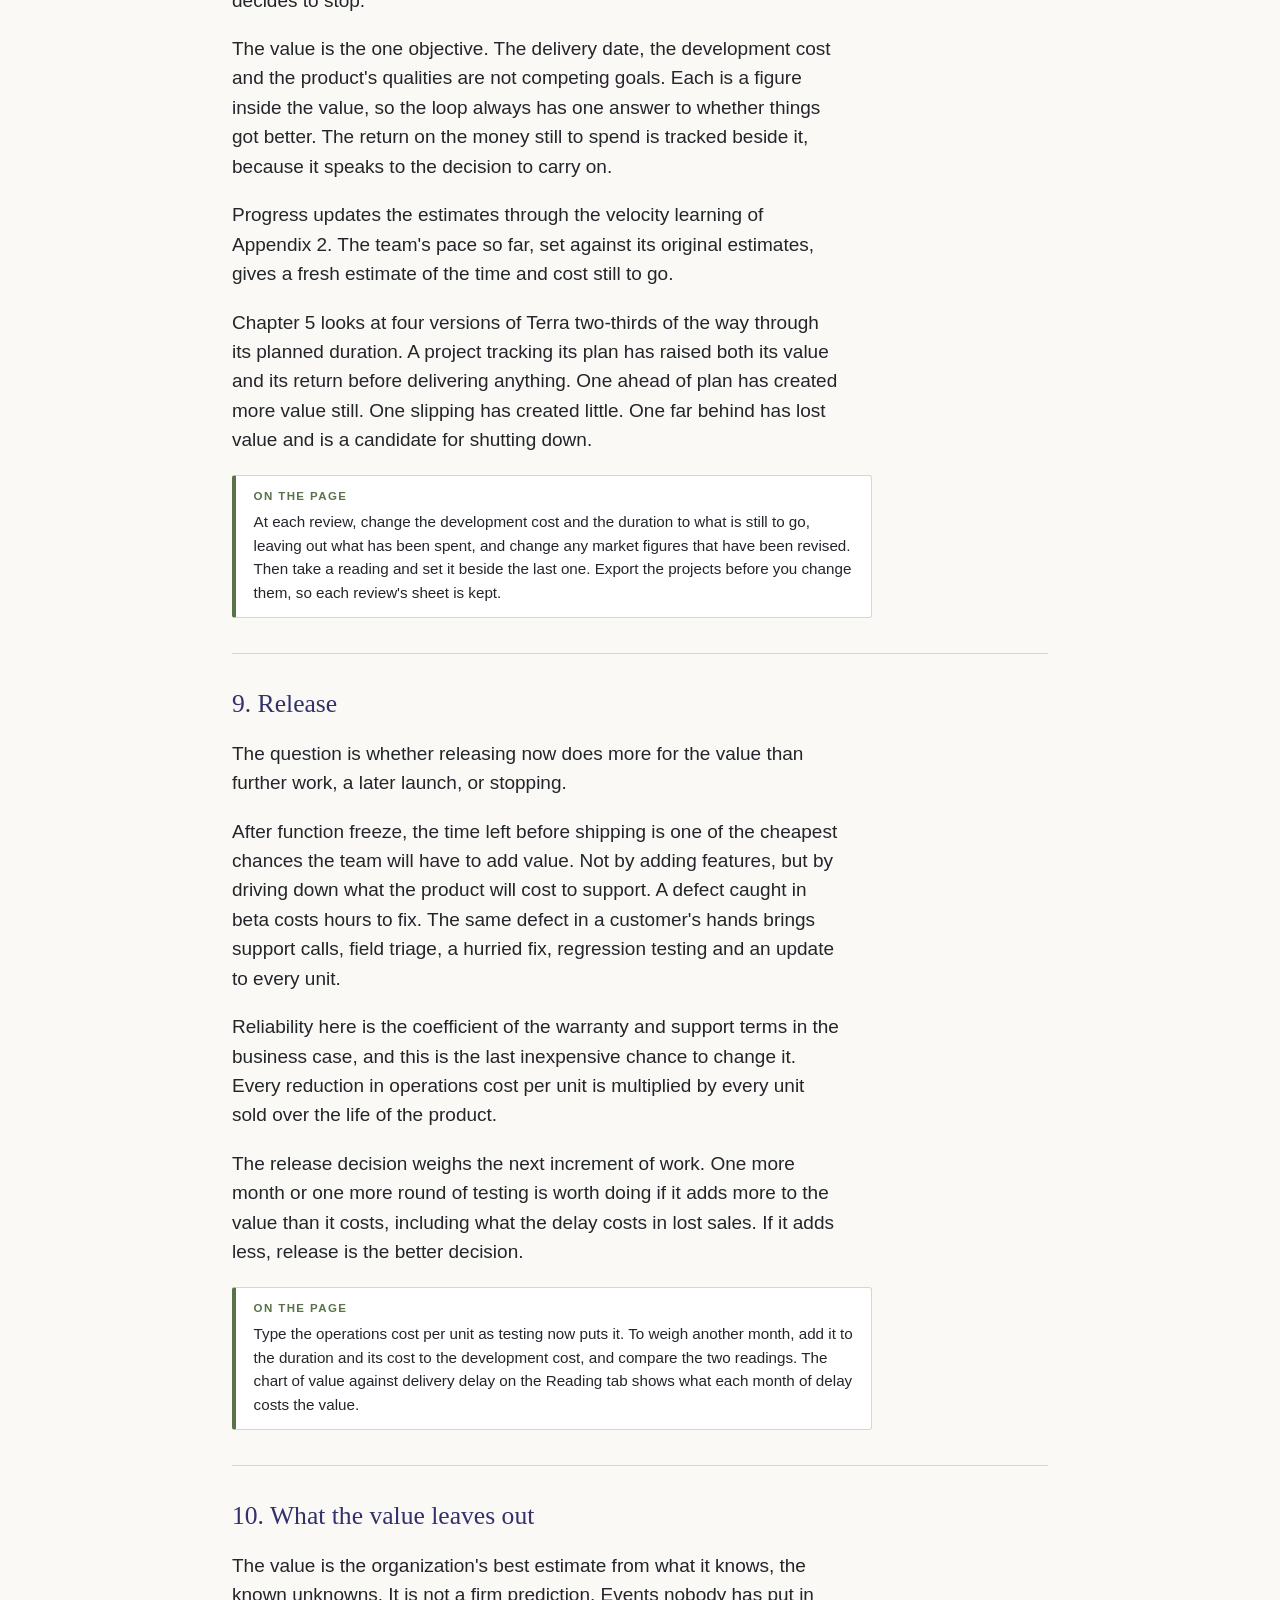
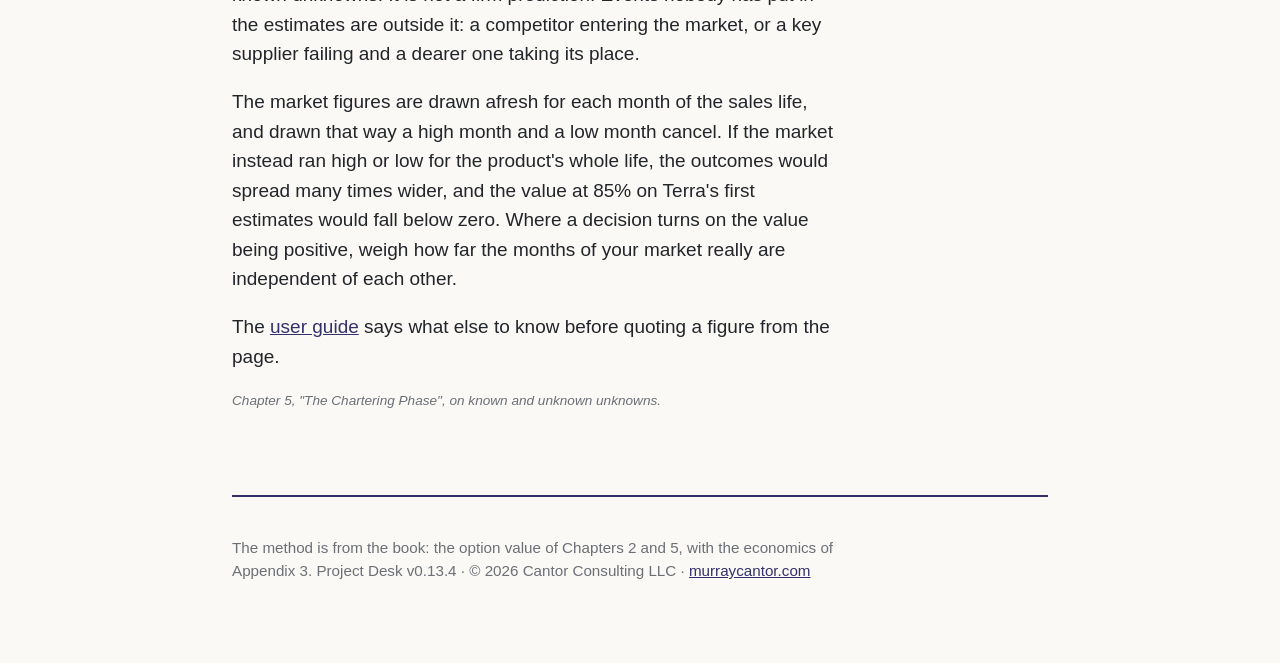
<file: real-option-model.html>
<!doctype html>
<html lang="en">
<head>
<meta charset="utf-8">
<meta name="viewport" content="width=device-width,initial-scale=1">
<title>Real option value: the model — Murray Cantor</title>
<meta name="description" content="Real option value: what a project whose delivery date is yours to choose is worth, at the confidence you state, and how the figure is used from ideation to release.">
<meta name="theme-color" content="#33306B">
<link rel="icon" href="data:image/svg+xml,%3Csvg xmlns='http://www.w3.org/2000/svg' viewBox='0 0 32 32'%3E%3Crect width='32' height='32' rx='3' fill='%2333306B'/%3E%3Cpath d='M6 23 L13 15 L19 19 L26 9' fill='none' stroke='%23FBF9F5' stroke-width='2.6' stroke-linecap='round' stroke-linejoin='round'/%3E%3C/svg%3E">
<link rel="stylesheet" href="site.css">
<style>
/* ----------------------------------------------------------------------
   The user guide pages: additive styles over site.css, as the model pages
   are. Nothing added to the palette.
   ---------------------------------------------------------------------- */
.wrap{max-width:54rem}
.guide h2{margin-top:0}
.guide h3{margin:1.8rem 0 .6rem;color:var(--indigo)}
.guide section{padding:2.2rem 0}
.guide ol,.guide ul{max-width:38rem;padding-left:1.3rem}
.guide li{margin:.3rem 0}
.guide .lead{font-size:1em}
.toc{background:#fff;border:1.5px solid var(--rule);border-left:4px solid var(--garnet);
  border-radius:3px;padding:1rem 1.35rem;margin:0 0 1rem}
.toc .lbl{display:block;font-size:.72rem;letter-spacing:.12em;text-transform:uppercase;
  color:var(--garnet);font-weight:700;margin-bottom:.4rem}
.toc ol{margin:0;padding-left:1.3rem;columns:2;column-gap:2rem;font-size:.95rem;max-width:none}
.toc li{margin:.15rem 0;break-inside:avoid}
@media (max-width:40rem){.toc ol{columns:1}}
.open{display:inline-block;margin:.2rem 0 0;font-size:.82rem;font-weight:600;color:#fff;
  background:var(--indigo);border:1.5px solid var(--indigo);border-radius:3px;
  padding:.34rem .8rem;text-decoration:none}
.open:hover{background:var(--garnet);border-color:var(--garnet)}
.open:focus-visible{outline:3px solid var(--amber);outline-offset:2px}
.tablewrap{overflow-x:auto;margin:1rem 0 1.25rem}
table.g{border-collapse:collapse;width:100%;font-size:.9rem;line-height:1.45;background:#fff;
  border:1.5px solid var(--rule)}
table.g th,table.g td{text-align:left;vertical-align:top;padding:.5rem .7rem;
  border-top:1px solid var(--rule)}
table.g thead th{border-top:0;border-bottom:1.5px solid var(--rule);font-size:.7rem;
  letter-spacing:.1em;text-transform:uppercase;color:var(--muted);font-weight:700}
table.g td.n{white-space:nowrap;font-variant-numeric:tabular-nums}
table.g td b{font-weight:600}
table.g tr.grp td{background:var(--paper);font-size:.72rem;letter-spacing:.12em;
  text-transform:uppercase;color:var(--garnet);font-weight:700}
.screen{background:#fff;border:1.5px solid var(--rule);border-left:4px solid var(--indigo);
  border-radius:3px;padding:.8rem 1.1rem;margin:1rem 0 1.25rem;font-size:.95rem;max-width:40rem}
.screen .big{font-family:var(--serif);font-size:1.9rem;color:var(--indigo);line-height:1.15}
.screen .say{color:var(--muted);font-size:.9rem}
.screen dl{display:grid;grid-template-columns:auto auto;gap:.2rem 1.2rem;margin:.7rem 0 0;
  justify-content:start}
.screen dt{font-size:.72rem;letter-spacing:.08em;text-transform:uppercase;color:var(--muted);
  font-weight:700;align-self:center}
.screen dd{margin:0;font-variant-numeric:tabular-nums}
.warnbox{background:#fff;border:1.5px solid var(--rule);border-left:4px solid var(--amber);
  border-radius:3px;padding:.8rem 1.1rem;margin:1rem 0;max-width:40rem;font-size:.95rem}
.kbd{font-weight:600;color:var(--indigo)}
@media (max-width:34rem){
  .screen dl{grid-template-columns:1fr}
  table.g{font-size:.84rem}
  table.g th,table.g td{padding:.45rem .5rem}
}
.actions{margin:1.1rem 0 0;display:flex;gap:.6rem;flex-wrap:wrap}
.open.quiet{background:#fff;color:var(--indigo);border-color:var(--rule)}
.open.quiet:hover{background:#fff;color:var(--garnet);border-color:var(--garnet-pale)}
.formula{background:#fff;border:1.5px solid var(--rule);border-left:4px solid var(--indigo);
  border-radius:3px;padding:.7rem 1.1rem;margin:1rem 0 1.25rem;max-width:40rem}
.formula p{margin:.25rem 0;font-family:var(--serif);color:var(--indigo);font-size:1rem}
.onpage{background:#fff;border:1.5px solid var(--rule);border-left:4px solid var(--moss);
  border-radius:3px;padding:.75rem 1.1rem;margin:1.25rem 0 0;max-width:40rem;font-size:.95rem}
.onpage .lbl{display:block;margin:0 0 .3rem;font-size:.72rem;letter-spacing:.12em;
  text-transform:uppercase;color:var(--moss);font-weight:700}
.onpage p{margin:0}
.src{font-size:.85rem;font-style:italic;color:var(--muted)}
</style>
<style id="sitenav-local">
/* The site's navigation, kept inside this folder: Home and one entry per
   model, and under a model its three pages. site.css styles the current page;
   this marks the model a page belongs to the same way. */
.sitenav a[aria-current="true"]{color:var(--indigo);border-bottom:2px solid var(--garnet)}
/* A model's three pages are one set: its name heads each of them, with these
   tabs under it, sitting on the masthead's rule in the same place on all three. */
.masthead.family{padding-bottom:0}
.modeltabs{display:grid;grid-template-columns:repeat(3,auto);justify-content:start;gap:.35rem;margin:1.6rem 0 0}
.modeltabs a{display:block;padding:.55rem 1.05rem .5rem;font-family:var(--sans);font-size:.78rem;
  letter-spacing:.1em;text-transform:uppercase;font-weight:700;text-decoration:none;color:var(--muted);
  background:#fff;border:1.5px solid var(--rule);border-bottom:0;border-radius:3px 3px 0 0}
.modeltabs a:hover{color:var(--indigo);border-color:var(--garnet-pale)}
.modeltabs a[aria-current="page"]{background:var(--indigo);border-color:var(--indigo);color:#fff}
.modeltabs a:focus-visible{outline:3px solid var(--amber);outline-offset:2px}
.modeltabs a{text-align:center}
@media (max-width:34rem){.modeltabs{grid-template-columns:repeat(3,1fr)}.modeltabs a{padding:.5rem .35rem .45rem;font-size:.68rem;letter-spacing:.05em;display:flex;align-items:center;justify-content:center}}
</style>
</head>
<body>
<div class="wrap">
<nav class="sitenav" aria-label="Site">
  <a href="index.html">Home</a>
  <a href="real-option-model.html" aria-current="page">Real option value</a>
  <a href="fixed-bid-model.html">Bid price</a>
</nav>
<header class="masthead family">
  <p class="eyebrow">The model and its pages</p>
  <h1>Real option value</h1>
  <p class="standfirst">What a project is worth when its delivery date is yours to choose, read at the confidence you are willing to act on, and how that one figure guides the project from the first idea to release.</p>
  <nav class="modeltabs" aria-label="The pages of Real option value">
    <a href="real-option-model.html" aria-current="page">About the model</a>
    <a href="real-option.html">Run the model</a>
    <a href="real-option-guide.html">User guide</a>
  </nav>
</header>

<main class="guide">

<nav class="toc" aria-label="Contents">
  <span class="lbl">Contents</span>
  <ol>
    <li><a href="#for">What the model is for</a></li>
    <li><a href="#worth">What an unfinished project is worth</a></li>
    <li><a href="#case">The business case</a></li>
    <li><a href="#read">Reading the value</a></li>
    <li><a href="#lifecycle">Through the lifecycle</a></li>
    <li><a href="#ideation">Ideation</a></li>
    <li><a href="#chartering">Chartering</a></li>
    <li><a href="#controlling">Controlling</a></li>
    <li><a href="#release">Release</a></li>
    <li><a href="#limits">What the value leaves out</a></li>
  </ol>
</nav>

<section id="for">
  <h2>1. What the model is for</h2>
  <p class="lead">Some projects have no date set from outside. The product can ship earlier with less in it or later with more, and what it earns falls the later it reaches the market. The delivery date is a decision, and so is nearly everything else about the project.</p>
  <p>The model answers one question, and it asks it at every step: what is the investment worth now, at the confidence the organization is willing to act on? The answer is a single figure. The cost, the schedule, the market and the product's qualities all enter it, so none of them has to be traded against the others by judgment alone.</p>
  <p>That is what lets the figure steer a project. At each review there is one answer to whether things got better. A change of scope, a slip, a new market forecast or a cheaper way to support the product each shows up as a change in the same number.</p>
  <p class="src">Chapters 2, 4 and 5 of <i>Project Economics Under Uncertainty: From Concept to Realization</i>, with the economics of Appendix 3.</p>
</section>

<section id="worth">
  <h2>2. What an unfinished project is worth</h2>
  <p>A project is worth something before it ships. Imagine a buyer offered the project as it stands. They are not buying a finished product, and they are not committing to finish one. They are buying the right, but not the obligation, to complete it and receive its benefits. If the market softens or the costs grow, they can slow it, restructure it or walk away.</p>
  <p>What that buyer would pay depends on their appetite for risk, applied to the spread of what the completed project could be worth. A cautious buyer values it at a low point of that spread. A bolder buyer values it higher and pays more.</p>
  <p>The real option value is that point. It is the investment that returns the target at the confidence you state, read off the distribution of the project's net present value. At 85% confidence it is the value that 85 outcomes in 100 reach or beat.</p>
  <p class="src">Chapter 2, "Option Value".</p>
</section>

<section id="case">
  <h2>3. The business case</h2>
  <p>The value is built from a business case. For a product it has three streams:</p>
  <div class="formula">
    <p>NPV of the product = NPV of net revenue − NPV of operations − NPV of the development cost to complete</p>
    <p>Return on the money still to spend = NPV of the product ÷ NPV of the development cost to complete</p>
  </div>
  <ul>
    <li><b>Net revenue</b> is the units sold times the profit on each. The units depend on the market, the share of it you reach at the peak, when the peak comes, and how many months the product is on sale. The months on sale depend on when it is delivered. The profit on a unit is its price less the cost of selling it and the cost of making it.</li>
    <li><b>Operations</b> is what each unit costs after it is sold: support, warranty and hosting.</li>
    <li><b>Development</b> is what the work still costs and how long it still takes. Money already spent is not in it.</li>
  </ul>
  <p>Most of these figures are uncertain when they are first given. Each is stated as an estimate, such as a low, an expected and a high case, rather than a single number. The value is then uncertain too. It is worked out by playing the project out many times, each time drawing every estimate afresh, and reading the spread of the results.</p>
  <h3>Where the product's qualities enter</h3>
  <p>The operations cost is where the qualities of the product become money. Support cost per unit prices usability and reliability. Warranty cost prices reliability. Hosting cost prices efficiency and scalability.</p>
  <p>A team that gives up a quality to hold a date has moved money out of development, where it is spent once, and into operations, where it recurs for every unit over the life of the product. The business case shows that move for what it costs.</p>
  <h3>Why a late delivery hurts twice</h3>
  <p>A slip costs sales, because the product arrives later in a market whose life is fixed. It also costs development, because the work runs longer. Both fall on the value, and together they fall hardest on the return.</p>
  <p class="src">Chapter 5, Equations 1 and 2 and the list that follows them.</p>
</section>

<section id="read">
  <h2>4. Reading the value</h2>
  <p>A reading gives three figures.</p>
  <ul>
    <li><b>The value at your confidence.</b> The real option value: what the investment is worth, reached or beaten in that share of outcomes.</li>
    <li><b>The return on the money still to spend</b>, read at the same confidence. A return of 1 means the investment doubles the money still to be put in.</li>
    <li><b>The chance the investment makes money at all.</b></li>
  </ul>
  <p>The confidence is a statement of risk appetite, and it belongs to the people making the decision. Chapter 5 reads the RSonic case at 85%.</p>
  <p>The return grows without limit as the money still to spend falls toward nothing. That is as it should be. Stopping a project that is nearly finished rarely makes sense, and the return says so.</p>
</section>

<section id="lifecycle">
  <h2>5. Through the lifecycle</h2>
  <p>The book's lifecycle has four phases, and each exists for one decision. The model answers each of them, with better estimates every time. Chapter 5 follows one product through all four: the RSonic Terra System, an outdoor audio and landscape lighting system that a maker of wireless speakers is considering.</p>
  <div class="tablewrap">
  <table class="g">
    <thead><tr><th>Phase</th><th>The decision</th><th>What the model is given</th></tr></thead>
    <tbody>
      <tr><td><b>Ideation</b></td><td>Is the product promising enough to invest in detailed planning?</td><td>Rough estimates from each part of the business, with wide ranges.</td></tr>
      <tr><td><b>Chartering</b></td><td>Do the plans support assigning the people and money to deliver it?</td><td>The cost and duration rolled up from a task-level plan, and a refined business case.</td></tr>
      <tr><td><b>Controlling</b></td><td>Given the progress and the market, should the project continue or stop?</td><td>The cost and time still to go, updated from progress at each review, and any new market figures.</td></tr>
      <tr><td><b>Release</b></td><td>Is it worth releasing now and taking on the support costs and liabilities?</td><td>The operations cost as testing has left it, and what another month of work would cost and buy.</td></tr>
    </tbody>
  </table>
  </div>
  <p class="src">Chapter 4, "The Lifecycle"; Chapter 5 throughout.</p>
</section>

<section id="ideation">
  <h2>6. Ideation</h2>
  <p class="lead">The question is whether the idea is worth planning in detail. The estimates can be rough, but they must be stated.</p>
  <p>RSonic's marketing team aims for a large share of the outdoor market by the third year of sales, with revenue rising to a peak and falling away as the product ages. Each part of the business supplies its estimates. Marketing gives the market, the peak share and the price, each as a pessimistic, an expected and an optimistic case. Support gives the operations cost per unit. Development gives the cost and duration: $4M, $5M or $7.5M, and 70, 80 or 100 weeks. Finance sets the confidence at 85%. These are Table 1 of Chapter 5.</p>
  <p>The ranges are wide, and that is expected at this stage. The reading shows whether a plausible path to value exists and which uncertainties dominate it. For Terra the executives could be 85% confident of a return of about 3.4, with considerable upside, and they decided to go on to chartering.</p>
  <div class="onpage">
    <p class="lbl">On the page</p>
    <p>Real option value opens on this case, with Table 1's figures in place. It reads <b>$19.5M</b> at 85% confidence, with a return of <b>3.49</b> on the money still to spend. Played out afresh, the value runs from about $18M to $21M and the return from about 3.4 to 3.9.</p>
  </div>
</section>

<section id="chartering">
  <h2>7. Chartering</h2>
  <p class="lead">The question is whether to commit people and money. Once the commitment is made, other parts of the business begin to plan around it, so the estimates must be firm enough to plan on.</p>
  <p>The teams plan the work in enough detail to define the project. Chapter 5 asks five things of that plan. It delays irreversible decisions until there is evidence for them. It breaks the system down so that each uncertainty sits in one place, where evidence can bear on it. It integrates and validates continuously, while change is still cheap. It prepares documentation, packaging and manufacturing alongside the engineering. And it moves from phase to phase on evidence rather than on dates.</p>
  <p>Each team estimates its own tasks, with a low, a base and a high duration. Rolling those estimates up through the task dependencies gives the project's cost and duration as distributions. Two things stand out.</p>
  <ul>
    <li>The average cost and duration are well above the plan's base figures, because most tasks have more room to overrun than to finish early. A plan built on the base figures has almost no chance of finishing on time and on budget.</li>
    <li>The spread is much narrower than at ideation. The sum of many estimates is steadier than any one of them.</li>
  </ul>
  <p>The rolled-up cost and duration replace the rough development figures, and the business case is refined with them (Chapter 5, Table 3). With these estimates the option value rose to about $75M and the return to about 4.7. No new information about the market had arrived. The work of planning, by itself, made the project more valuable.</p>
  <div class="onpage">
    <p class="lbl">On the page</p>
    <p>Choose <i>mean and std dev</i> for the development cost and the duration, and type the plan's rolled-up figures. Typed as Table 3 gives them, Terra reads about <b>$77M</b> at 85%, with a return of about <b>4.9</b>. The chapter counts four weeks to a month, where the page counts about 4.35, so the same weeks are a little less time on the page and the value a little higher.</p>
  </div>
</section>

<section id="controlling">
  <h2>8. Controlling</h2>
  <p class="lead">The question, asked at every review, is whether what has been learned still justifies the investment.</p>
  <p>This is a control loop in the engineering sense. At each review the team observes what it can: progress on the work, money spent, and any new word from the market. It updates its estimates with that evidence, recomputes the value, and asks whether the chance of meeting the goal is improving. If it is not, the team finds the cause and deals with it, or decides to stop.</p>
  <p>The value is the one objective. The delivery date, the development cost and the product's qualities are not competing goals. Each is a figure inside the value, so the loop always has one answer to whether things got better. The return on the money still to spend is tracked beside it, because it speaks to the decision to carry on.</p>
  <p>Progress updates the estimates through the velocity learning of Appendix 2. The team's pace so far, set against its original estimates, gives a fresh estimate of the time and cost still to go.</p>
  <p>Chapter 5 looks at four versions of Terra two-thirds of the way through its planned duration. A project tracking its plan has raised both its value and its return before delivering anything. One ahead of plan has created more value still. One slipping has created little. One far behind has lost value and is a candidate for shutting down.</p>
  <div class="onpage">
    <p class="lbl">On the page</p>
    <p>At each review, change the development cost and the duration to what is still to go, leaving out what has been spent, and change any market figures that have been revised. Then take a reading and set it beside the last one. Export the projects before you change them, so each review's sheet is kept.</p>
  </div>
</section>

<section id="release">
  <h2>9. Release</h2>
  <p class="lead">The question is whether releasing now does more for the value than further work, a later launch, or stopping.</p>
  <p>After function freeze, the time left before shipping is one of the cheapest chances the team will have to add value. Not by adding features, but by driving down what the product will cost to support. A defect caught in beta costs hours to fix. The same defect in a customer's hands brings support calls, field triage, a hurried fix, regression testing and an update to every unit.</p>
  <p>Reliability here is the coefficient of the warranty and support terms in the business case, and this is the last inexpensive chance to change it. Every reduction in operations cost per unit is multiplied by every unit sold over the life of the product.</p>
  <p>The release decision weighs the next increment of work. One more month or one more round of testing is worth doing if it adds more to the value than it costs, including what the delay costs in lost sales. If it adds less, release is the better decision.</p>
  <div class="onpage">
    <p class="lbl">On the page</p>
    <p>Type the operations cost per unit as testing now puts it. To weigh another month, add it to the duration and its cost to the development cost, and compare the two readings. The chart of value against delivery delay on the Reading tab shows what each month of delay costs the value.</p>
  </div>
</section>

<section id="limits">
  <h2>10. What the value leaves out</h2>
  <p>The value is the organization's best estimate from what it knows, the known unknowns. It is not a firm prediction. Events nobody has put in the estimates are outside it: a competitor entering the market, or a key supplier failing and a dearer one taking its place.</p>
  <p>The market figures are drawn afresh for each month of the sales life, and drawn that way a high month and a low month cancel. If the market instead ran high or low for the product's whole life, the outcomes would spread many times wider, and the value at 85% on Terra's first estimates would fall below zero. Where a decision turns on the value being positive, weigh how far the months of your market really are independent of each other.</p>
  <p>The <a href="real-option-guide.html#quoting">user guide</a> says what else to know before quoting a figure from the page.</p>
  <p class="src">Chapter 5, "The Chartering Phase", on known and unknown unknowns.</p>
</section>

</main>

<footer>
  <p>The method is from the book: the option value of Chapters 2 and 5, with the economics of Appendix 3.
  Project Desk v0.13.4 · © 2026 Cantor Consulting LLC · <a href="https://murraycantor.com/">murraycantor.com</a></p>
</footer>
</div>
</body>
</html>
</file>
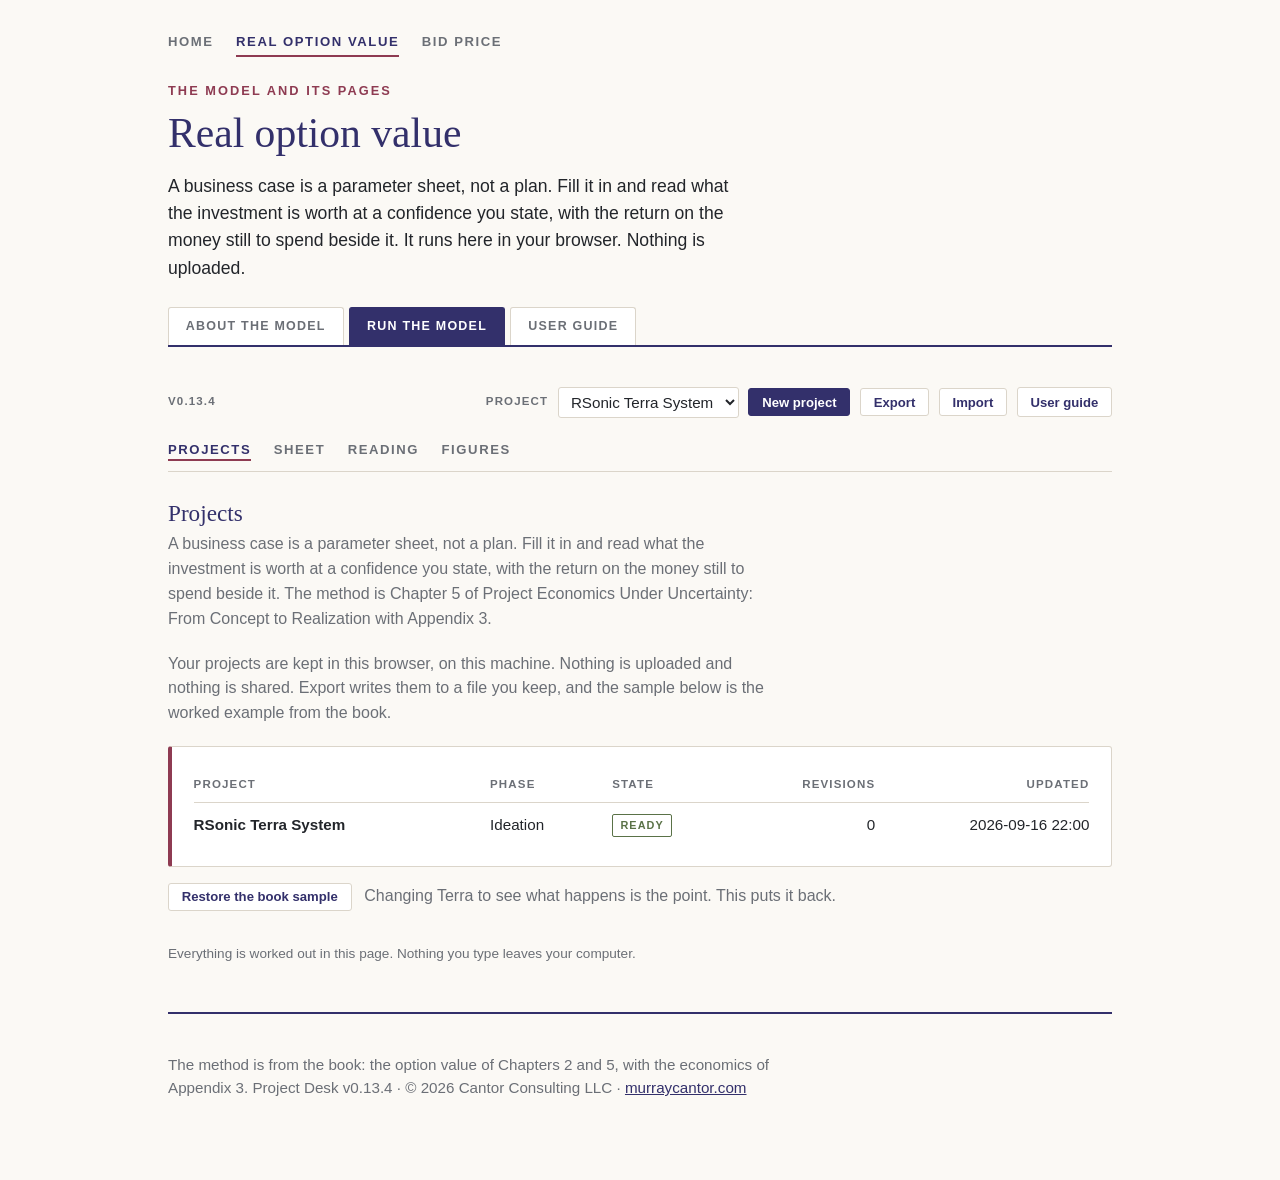
<file: real-option.html>
<!doctype html>
<html lang="en">
<head>
<meta charset="utf-8">
<meta name="viewport" content="width=device-width,initial-scale=1">
<title>Real option value — Murray Cantor</title>
<meta name="description" content="A project is a parameter sheet, not a plan. Fill it in and take a reading: a bid price on a fixed-deadline job, or the NPV at a stated confidence on a business case. Runs in your browser.">
<meta name="theme-color" content="#33306B">
<link rel="icon" href="data:image/svg+xml,%3Csvg xmlns='http://www.w3.org/2000/svg' viewBox='0 0 32 32'%3E%3Crect width='32' height='32' rx='3' fill='%2333306B'/%3E%3Cpath d='M6 23 L13 15 L19 19 L26 9' fill='none' stroke='%23FBF9F5' stroke-width='2.6' stroke-linecap='round' stroke-linejoin='round'/%3E%3C/svg%3E">
<link rel="stylesheet" href="site.css">
<style>
/* ----------------------------------------------------------------------
   Project Desk — additive styles over site.css.

   Everything here uses the tokens and the type already set in site.css and
   adds nothing to the palette. The one colour written out is #F7E3C6 on
   #7A4A12, which is site.css's own .tk marker, reused for a field that has
   not been stated yet — the same meaning it carries on the rest of the site.

   This page and calculators.html are the only pages on the site that carry
   their own styles and their own JavaScript.
   ---------------------------------------------------------------------- */

/* A tool page rather than a prose page, so the measure is wider than the
   site's 50rem. The type inside it still sets at the site's measure: p is
   capped at 38rem and .standfirst at 36rem by site.css. */
.wrap{max-width:62rem}

/* The app's own token names, aliased onto site.css's palette. The chart code
   asks for --accent and --ink-faint; these are what it gets. */
:root{--accent:var(--indigo);--ink-soft:var(--muted);--ink-faint:var(--muted)}

[hidden]{display:none!important}
button,input,select,textarea{font-family:var(--sans);color:var(--ink)}
.tnum{font-variant-numeric:tabular-nums}

/* --- the toolbar under the masthead --- */
.toolbar{display:flex;align-items:center;gap:.6rem;flex-wrap:wrap;margin:0 0 1.5rem}
.toolbar .lbl{font-size:.72rem;letter-spacing:.1em;text-transform:uppercase;
  color:var(--muted);font-weight:700}
.toolbar .bar-sp{flex:1 1 auto}
select.top{font-size:.95rem;color:var(--ink);background:#fff;
  border:1.5px solid var(--rule);border-radius:3px;padding:.32rem .5rem;max-width:22rem}

.btn{font-size:.82rem;font-weight:600;color:var(--indigo);background:#fff;
  border:1.5px solid var(--rule);border-radius:3px;padding:.34rem .8rem;cursor:pointer}
.btn:hover{border-color:var(--garnet-pale)}
.btn.pri{background:var(--indigo);border-color:var(--indigo);color:#fff}
a.btn{display:inline-block;text-decoration:none;line-height:1.3}
.btn.pri:hover{background:var(--garnet);border-color:var(--garnet)}
.btn[disabled]{opacity:.45;cursor:not-allowed}
.btn:focus-visible,.tab:focus-visible,select:focus-visible,input:focus-visible,
textarea:focus-visible{outline:3px solid var(--amber);outline-offset:2px}

/* --- the three screens, in the language of .sitenav --- */
.tabs{display:flex;flex-wrap:wrap;gap:1.4rem;margin:0 0 1.75rem;padding-bottom:.6rem;
  border-bottom:1px solid var(--rule)}
.tab{font-size:.82rem;letter-spacing:.12em;text-transform:uppercase;font-weight:700;
  color:var(--muted);background:none;border:0;border-bottom:2px solid transparent;
  padding:0 0 .15rem;cursor:pointer}
.tab:hover{color:var(--indigo)}
.tab[aria-selected="true"]{color:var(--indigo);border-bottom-color:var(--garnet)}

/* --- panels --- */
.card{background:#fff;border:1.5px solid var(--rule);border-left:4px solid var(--garnet);
  border-radius:3px}
.pad{padding:1.1rem 1.25rem}
h2{font-size:1.45rem;margin:0 0 .3rem}
.sub{margin:0 0 1.25rem;font-size:1rem;color:var(--muted);max-width:38rem}
/* the Projects screen puts a button and its explanation in one .sub */
.sub:has(> .btn){display:flex;align-items:center;gap:.8rem;max-width:none;flex-wrap:wrap}
.sub:has(> .btn) > span{margin-left:0!important;max-width:38rem}
h3{margin:2rem 0 .7rem;font-family:var(--sans);font-size:.72rem;letter-spacing:.12em;
  text-transform:uppercase;color:var(--garnet);font-weight:700}
.cols{display:grid;grid-template-columns:minmax(0,1.85fr) minmax(0,1fr);gap:1.5rem;
  align-items:start}
@media (max-width:52rem){.cols{grid-template-columns:1fr}}

/* --- tables --- */
.tablewrap{overflow-x:auto}
table{border-collapse:collapse;width:100%;font-variant-numeric:tabular-nums}
th,td{text-align:left;padding:.55rem .9rem .55rem 0;border-top:1px solid var(--rule);
  font-size:.95rem}
thead th{border-top:0;border-bottom:1.5px solid var(--rule);font-size:.72rem;
  letter-spacing:.1em;text-transform:uppercase;color:var(--muted);font-weight:700;
  white-space:nowrap}
tr.row{cursor:pointer}
tr.row:hover td{background:var(--paper)}
td.r,th.r{text-align:right;white-space:nowrap;padding-right:0}

/* --- state marks: text and a rule, no fills, as elsewhere on the site --- */
.pill{display:inline-block;font-size:.68rem;letter-spacing:.1em;text-transform:uppercase;
  font-weight:700;padding:.12rem .45rem;border:1px solid currentColor;border-radius:2px;
  white-space:nowrap}
.pill.case{color:var(--indigo)}
.pill.ok{color:var(--moss)}
.pill.warn{color:#7A4A12}
.pill.bad{color:var(--garnet)}

/* --- the sheet --- */
.grp{border-top:1px solid var(--rule)}
.grp:first-child{border-top:0}
.ghead{padding:.9rem 1.25rem .35rem;font-size:.72rem;letter-spacing:.12em;
  text-transform:uppercase;color:var(--garnet);font-weight:700}
.frow{display:grid;grid-template-columns:minmax(10.5rem,1fr) auto;gap:.9rem;align-items:center;
  padding:.4rem 1.25rem .5rem}
.frow:hover{background:var(--paper)}
.flab{font-size:.95rem;min-width:0}
.flab .hint{display:block;font-size:.76rem;color:var(--muted);letter-spacing:.03em}
.flab .why{display:block;font-size:.8rem;color:var(--muted);max-width:34ch}
.fval{display:flex;gap:.3rem;align-items:center;justify-content:flex-end;flex-wrap:wrap}
.fval input,.fval select,.fval textarea{background:#fff;border:1.5px solid var(--rule);
  border-radius:3px;padding:.24rem .45rem;font-size:.92rem;text-align:right;
  font-variant-numeric:tabular-nums}
.fval input.t{width:5.6rem}
.fval input.t.wide{width:8.4rem}
.fval.dist{flex-direction:column;align-items:flex-end;gap:.25rem}
.fval .boxes{display:flex;gap:.3rem;align-items:flex-end;justify-content:flex-end}
.fval label.box{display:flex;flex-direction:column;align-items:flex-end}
.fval label.box .cap{font-size:.68rem;color:var(--muted);letter-spacing:.03em;padding-right:.1rem}
.fval select{text-align:left;max-width:15rem;font-variant-numeric:normal}
.fval select.form{font-size:.76rem;color:var(--muted);width:auto;text-align:left}
.fval textarea{width:15rem;height:3.6rem;text-align:left;font-size:.82rem}
.fval .unit{font-size:.78rem;color:var(--muted);min-width:2.8rem;text-align:left}
/* A field with nothing in it yet is site.css's .tk, in its own colours. */
.unset input,.unset select.val,.unset textarea{border-color:var(--amber);background:#F7E3C6}
.notnum input,.notnum textarea{border-color:var(--garnet);background:#F6E3E8}
.needs{font-size:.64rem;letter-spacing:.1em;text-transform:uppercase;font-weight:700;
  color:#7A4A12}

/* --- the derived block --- */
.drow{display:flex;justify-content:space-between;gap:.9rem;padding:.4rem 1.25rem;
  font-size:.92rem;border-top:1px solid var(--rule)}
.drow:first-of-type{border-top:0}
.drow .v{font-variant-numeric:tabular-nums;white-space:nowrap}
.drow.alert{border-left:3px solid var(--amber);margin-left:-3px}
.rnote{margin:.7rem 0 0;font-size:.82rem;color:var(--ink-soft);max-width:62ch}
.drow .k .why,.dgroup .why{display:block;font-size:.76rem;color:var(--muted);font-weight:400;letter-spacing:0;text-transform:none;margin-top:.1rem}
.dgroup{padding:.7rem 1.25rem .2rem;font-size:.8rem;font-weight:700;color:var(--ink);border-top:1px solid var(--rule)}
.drow.alert .v,.drow.alert .k{color:#7A4A12;font-weight:600}
.note{padding:.8rem 1.25rem 1rem;border-top:1px solid var(--rule);font-size:.9rem;
  color:var(--muted);max-width:38rem}

/* --- the reading --- */
.big{font-family:var(--serif);font-size:2.9rem;line-height:1.1;color:var(--indigo);
  font-variant-numeric:tabular-nums;font-weight:400}
.big.neg{color:var(--garnet)}
.bigsub{margin-top:.45rem;font-size:.97rem;color:var(--muted);max-width:38rem}
.kv{display:grid;gap:1.1rem;grid-template-columns:repeat(auto-fit,minmax(8.5rem,1fr));
  margin-top:1.5rem}
.kv .v{font-family:var(--serif);font-size:1.45rem;line-height:1.15;color:var(--ink);
  font-variant-numeric:tabular-nums}
.kv .k{display:block;margin-top:.15rem;font-size:.72rem;letter-spacing:.1em;
  text-transform:uppercase;color:var(--muted);font-weight:700}
.ctrl{display:flex;align-items:center;gap:.75rem;flex-wrap:wrap;font-size:.92rem;
  margin:.5rem 0}
.ctrl label{min-width:11rem;font-size:.76rem;letter-spacing:.06em;text-transform:uppercase;
  color:var(--muted);font-weight:700}
.ctrl input[type=range]{width:15rem;accent-color:var(--indigo)}
.ctrl .v{min-width:5.5rem;font-variant-numeric:tabular-nums}

/* --- charts, in the same hand as calculators.html --- */
svg.chart{display:block;width:100%;max-width:48rem;margin:1.25rem auto 0;height:auto;
  color:var(--muted)}
.legend{display:flex;flex-wrap:wrap;gap:1.1rem;margin:.6rem 0 0;font-size:.78rem;
  color:var(--muted)}
.legend i{display:inline-block;width:15px;height:2px;vertical-align:.25em;margin-right:.4rem}

/* --- the figures his packages draw, one card each --- */
.figs{display:grid;grid-template-columns:repeat(auto-fit,minmax(min(21rem,100%),1fr));gap:1rem;margin-top:1rem}
.fig{background:#fff;border:1.5px solid var(--rule);border-radius:3px;padding:.6rem .6rem .4rem}
.fig svg{display:block;width:100%;height:auto}
.figbar{display:flex;justify-content:flex-end;gap:.5rem;padding:.35rem .2rem 0}
.figbar .btn{font-size:.78rem;padding:.2rem .6rem}

/* --- refusal, blocked, error: the site's left-border idiom --- */
.refusal{background:#fff;border:1.5px solid var(--rule);border-left:4px solid var(--garnet);
  border-radius:3px;padding:1.25rem}
.refusal .big{color:var(--garnet);font-size:2.1rem}
.blocked{background:#fff;border:1.5px solid var(--rule);border-left:4px solid var(--amber);
  border-radius:3px;padding:1.25rem}
.blocked ul{margin:.6rem 0 0;padding-left:1.2rem;font-size:.95rem}
.err{margin-bottom:1.25rem;padding:.7rem .95rem;background:#fff;color:var(--garnet);
  border:1.5px solid var(--rule);border-left:4px solid var(--garnet);border-radius:3px;
  font-size:.95rem}

.savebar{display:flex;gap:.7rem;align-items:center;padding:.8rem 1.25rem;font-size:.9rem;
  border-top:1px solid var(--rule);background:var(--paper)}
.dirty{color:#7A4A12;font-weight:600}

dialog{border:1.5px solid var(--rule);border-left:4px solid var(--garnet);border-radius:3px;
  background:#fff;color:var(--ink);padding:0;max-width:32rem;width:calc(100% - 2rem);
  font-family:var(--sans);font-size:19px;line-height:1.55}
dialog::backdrop{background:rgba(34,37,42,.45)}
.dlg-h{padding:1rem 1.25rem .3rem;font-family:var(--serif);font-size:1.25rem;color:var(--indigo)}
.dlg-b{padding:.5rem 1.25rem 1.25rem}
.dlg-f{padding:.8rem 1.25rem;border-top:1px solid var(--rule);display:flex;
  justify-content:flex-end;gap:.6rem}
.pick{display:grid;gap:.6rem;margin-top:.7rem}
.pick label{border:1.5px solid var(--rule);border-radius:3px;padding:.65rem .8rem;cursor:pointer;
  display:flex;gap:.6rem;align-items:flex-start;font-size:.95rem}
.pick label:has(input:checked){border-left:4px solid var(--garnet);padding-left:calc(.8rem - 2.5px)}
.pick input{accent-color:var(--indigo);margin-top:.35rem;flex:0 0 auto}
.pick small{display:block;color:var(--muted);font-size:.85rem}
.dlg-b input[type=text]{width:100%;background:#fff;border:1.5px solid var(--rule);
  border-radius:3px;padding:.4rem .55rem;margin-top:.35rem;font-size:.95rem}
.lbl{font-size:.72rem;letter-spacing:.1em;text-transform:uppercase;color:var(--muted);
  font-weight:700}
.foot{margin-top:2rem;font-size:.85rem;color:var(--muted)}

@media (max-width:34rem){
  /* the spacer pushes PROJECT onto a line of its own at this width */
  .toolbar .bar-sp{display:none}
  .toolbar{gap:.5rem}
  /* the projects table scrolls inside its panel rather than setting one word
     per line; the page itself still has no sideways scroll */
  .tablewrap table{min-width:32rem}
  th,td{padding-right:.7rem;font-size:.9rem}
  .big{font-size:2.2rem}
  .refusal .big{font-size:1.7rem}
  .kv .v{font-size:1.25rem}
  .ctrl label{min-width:0}
  .ctrl input[type=range]{width:100%}
  .frow{grid-template-columns:1fr}
  .fval{justify-content:flex-start}
}
.frow .oldnote,.oldnotes{color:#8a3b00;font-weight:600}
.oldnotes li{margin:.15rem 0}
</style>
<style id="sitenav-local">
/* The site's navigation, kept inside this folder: Home and one entry per
   model, and under a model its three pages. site.css styles the current page;
   this marks the model a page belongs to the same way. */
.sitenav a[aria-current="true"]{color:var(--indigo);border-bottom:2px solid var(--garnet)}
/* A model's three pages are one set: its name heads each of them, with these
   tabs under it, sitting on the masthead's rule in the same place on all three. */
.masthead.family{padding-bottom:0}
.modeltabs{display:grid;grid-template-columns:repeat(3,auto);justify-content:start;gap:.35rem;margin:1.6rem 0 0}
.modeltabs a{display:block;padding:.55rem 1.05rem .5rem;font-family:var(--sans);font-size:.78rem;
  letter-spacing:.1em;text-transform:uppercase;font-weight:700;text-decoration:none;color:var(--muted);
  background:#fff;border:1.5px solid var(--rule);border-bottom:0;border-radius:3px 3px 0 0}
.modeltabs a:hover{color:var(--indigo);border-color:var(--garnet-pale)}
.modeltabs a[aria-current="page"]{background:var(--indigo);border-color:var(--indigo);color:#fff}
.modeltabs a:focus-visible{outline:3px solid var(--amber);outline-offset:2px}
.modeltabs a{text-align:center}
@media (max-width:34rem){.modeltabs{grid-template-columns:repeat(3,1fr)}.modeltabs a{padding:.5rem .35rem .45rem;font-size:.68rem;letter-spacing:.05em;display:flex;align-items:center;justify-content:center}}
</style>
</head>
<body>
<div class="wrap">

<nav class="sitenav" aria-label="Site">
  <a href="index.html">Home</a>
  <a href="real-option-model.html" aria-current="true">Real option value</a>
  <a href="fixed-bid-model.html">Bid price</a>
</nav>

<header class="masthead family">
  <p class="eyebrow">The model and its pages</p>
  <h1>Real option value</h1>
  <p class="standfirst">A business case is a parameter sheet, not a plan. Fill it in and read what the investment is worth at a confidence you state, with the return on the money still to spend beside it. It runs here in your browser. Nothing is uploaded.</p>
  <nav class="modeltabs" aria-label="The pages of Real option value">
    <a href="real-option-model.html">About the model</a>
    <a href="real-option.html" aria-current="page">Run the model</a>
    <a href="real-option-guide.html">User guide</a>
  </nav>
</header>

<div class="toolbar">
  <span class="lbl" id="verlbl"><span id="ver"></span></span>
  <span class="bar-sp"></span>
  <label class="lbl" for="proj">Project</label>
  <select id="proj" class="top"></select>
  <button class="btn pri" id="newbtn">New project</button>
  <button class="btn" id="exportbtn" title="Write every project to a JSON file you keep">Export</button>
  <button class="btn" id="importbtn" title="Read projects back from a JSON file">Import</button>
  <input type="file" id="importfile" accept="application/json,.json" hidden>
  <a class="btn" id="guidebtn" href="real-option-guide.html">User guide</a>
</div>

<div class="tabs" role="tablist">
  <button class="tab" role="tab" data-screen="projects" aria-selected="true">Projects</button>
  <button class="tab" role="tab" data-screen="sheet" aria-selected="false">Sheet</button>
  <button class="tab" role="tab" data-screen="reading" aria-selected="false">Reading</button>
  <button class="tab" role="tab" data-screen="figures" aria-selected="false">Figures</button>
</div>

<main><div id="err"></div><div id="screen"></div>
  <div class="foot" id="foot"></div>
</main>

<footer>
  <p>The method is from the book: the option value of Chapters 2 and 5, with the economics of Appendix 3.
  Project Desk v0.13.4 · © 2026 Cantor Consulting LLC · <a href="https://murraycantor.com/">murraycantor.com</a></p>
</footer>

</div>

<dialog id="newdlg"><form method="dialog">
  <div class="dlg-h">New project</div>
  <div class="dlg-b">
    <label class="lbl" for="nm">Name</label>
    <input type="text" id="nm" value="Untitled project" autocomplete="off">
  </div>
  <div class="dlg-f"><button class="btn" value="cancel">Cancel</button>
    <button class="btn pri" value="create">Create</button></div>
</form></dialog>
<script>
/* pd-core.js — the arithmetic behind Project Desk, for the browser.
 *
 * A port of the Python package of the same name, seam for seam, which is in
 * turn written against Distributions.py. Every distribution supplies cdf(x)
 * and invCdf(p) and nothing else; percentile(p) takes p in [0, 1].
 *
 * Nothing here touches the DOM, so it runs in node as well as in a browser,
 * which is how it is checked against the Python figure by figure.
 */
var PD = (function () {
  'use strict';


  /* ==================================================================== *
   *  The standard normal                                                 *
   * ==================================================================== */

  /* Hart 1968, accurate to about 1e-15. */
  function Phi(z) {
    var a = Math.abs(z), p, e, b, c;
    if (a > 37) { p = 0; }
    else {
      e = Math.exp(-a * a / 2);
      if (a < 7.071067811865475) {
        b = 3.52624965998911e-02 * a + 0.700383064443688;
        b = b * a + 6.37396220353165;
        b = b * a + 33.912866078383;
        b = b * a + 112.079291497871;
        b = b * a + 221.213596169931;
        b = b * a + 220.206867912376;
        c = 8.83883476483184e-02 * a + 1.75566716318264;
        c = c * a + 16.064177579207;
        c = c * a + 86.7807322029461;
        c = c * a + 296.564248779674;
        c = c * a + 637.333633378831;
        c = c * a + 793.826512519948;
        c = c * a + 440.413735824752;
        p = e * b / c;
      } else {
        b = a + 0.65;
        b = a + 4 / b; b = a + 3 / b; b = a + 2 / b; b = a + 1 / b;
        p = e / (b * 2.506628274631);
      }
    }
    return z > 0 ? 1 - p : p;
  }

  /* Acklam plus one Halley step — the construction PhiInv uses in the module. */
  var A = [-3.969683028665376e+01, 2.209460984245205e+02, -2.759285104469687e+02,
           1.383577518672690e+02, -3.066479806614716e+01, 2.506628277459239e+00],
      B = [-5.447609879822406e+01, 1.615858368580409e+02, -1.556989798598866e+02,
           6.680131188771972e+01, -1.328068155288572e+01],
      C = [-7.784894002430293e-03, -3.223964580411365e-01, -2.400758277161838e+00,
           -2.549732539343734e+00, 4.374664141464968e+00, 2.938163982698783e+00],
      D = [7.784695709041462e-03, 3.224671290700398e-01, 2.445134137142996e+00,
           3.754408661907416e+00],
      P_LOW = 0.02425;

  function PhiInv(p) {
    var q, r, x, e, u;
    if (p <= 0) return -Infinity;
    if (p >= 1) return Infinity;
    if (p < P_LOW) {
      q = Math.sqrt(-2 * Math.log(p));
      x = (((((C[0] * q + C[1]) * q + C[2]) * q + C[3]) * q + C[4]) * q + C[5]) /
          ((((D[0] * q + D[1]) * q + D[2]) * q + D[3]) * q + 1);
    } else if (p > 1 - P_LOW) {
      q = Math.sqrt(-2 * Math.log(1 - p));
      x = -(((((C[0] * q + C[1]) * q + C[2]) * q + C[3]) * q + C[4]) * q + C[5]) /
           ((((D[0] * q + D[1]) * q + D[2]) * q + D[3]) * q + 1);
    } else {
      q = p - 0.5; r = q * q;
      x = (((((A[0] * r + A[1]) * r + A[2]) * r + A[3]) * r + A[4]) * r + A[5]) * q /
          (((((B[0] * r + B[1]) * r + B[2]) * r + B[3]) * r + B[4]) * r + 1);
    }
    e = Phi(x) - p;
    u = e * Math.sqrt(2 * Math.PI) * Math.exp(x * x / 2);
    return x - u / (1 + x * u / 2);
  }

  /* ==================================================================== *
   *  Sample statistics                                                   *
   * ==================================================================== */

  /* numpy's default quantile: linear interpolation on the (n-1) grid.
     Uses a partition rather than a full sort, as np.quantile does, because a
     confidence slider asks for this thousands of times. */
  function quantile(values, q) {
    var n = values.length;
    if (n === 0) return NaN;
    if (q <= 0) return minOf(values);
    if (q >= 1) return maxOf(values);
    var pos = q * (n - 1), k = Math.floor(pos), f = pos - k;
    var a = Float64Array.from(values);
    var lo = select(a, k);
    if (f === 0) return lo;
    var hi = minFrom(a, k + 1);          /* select() leaves a[k+1..] ≥ a[k] */
    return lo + f * (hi - lo);
  }

  /* Quickselect, in place. Returns the k-th smallest and partitions around it. */
  function select(a, k) {
    var lo = 0, hi = a.length - 1, i, j, p, t;
    while (lo < hi) {
      p = a[(lo + hi) >> 1];
      i = lo; j = hi;
      while (i <= j) {
        while (a[i] < p) i++;
        while (a[j] > p) j--;
        if (i <= j) { t = a[i]; a[i] = a[j]; a[j] = t; i++; j--; }
      }
      if (k <= j) hi = j; else if (k >= i) lo = i; else return a[k];
    }
    return a[k];
  }

  function minFrom(a, from) {
    var m = Infinity, i;
    for (i = from; i < a.length; i++) if (a[i] < m) m = a[i];
    return m;
  }
  function minOf(a) { var m = Infinity, i; for (i = 0; i < a.length; i++) if (a[i] < m) m = a[i]; return m; }
  function maxOf(a) { var m = -Infinity, i; for (i = 0; i < a.length; i++) if (a[i] > m) m = a[i]; return m; }
  function meanOf(a) { var s = 0, i; for (i = 0; i < a.length; i++) s += a[i]; return s / a.length; }
  function shareBelow(a, x) { var c = 0, i; for (i = 0; i < a.length; i++) if (a[i] < x) c++; return c / a.length; }

  /* The value this sample exceeds with probability `confidence`. */
  function atConfidence(values, confidence) { return quantile(values, 1 - confidence); }

  /* A density from draws, for a figure: a fine histogram smoothed with a
     Gaussian kernel at Silverman's bandwidth, sampled on `points` x's from the
     lowest draw to the highest, the way his Empirical_PDF draws one. Every
     probability on a figure is read off the draws themselves, never off this
     curve. A set of draws that are all one figure is reported as such rather
     than drawn as a spike. */
  /* An estimate the sheet states in a known form is drawn from its formula,
     the way his figures draw a Triangular_PDF: a three-point estimate is a
     triangle with its apex at the expected value, not a smoothed histogram of
     draws of one. Null where the form is unknown or has no width, and the
     draws are smoothed instead. */
  function exactDensity(payload, a, P) {
    if (!payload) return null;
    var lo, hi, f, i, x, xs = [], ys = [], s, m, v;
    if (payload.form === 'triple') {
      lo = +payload.low; m = +payload.base; hi = +payload.high;
      if (!(isFinite(lo) && isFinite(m) && isFinite(hi) && lo <= m && m <= hi && hi > lo)) return null;
      f = function (x) {
        if (x < lo || x > hi) return 0;
        if (x < m) return 2 * (x - lo) / ((hi - lo) * (m - lo));
        if (x > m) return 2 * (hi - x) / ((hi - lo) * (hi - m));
        return 2 / (hi - lo);
      };
    } else if (payload.form === 'normal') {
      m = +payload.mean; s = +payload.sd;
      if (!(isFinite(m) && s > 0)) return null;
      lo = quantile(a, 0.001); hi = quantile(a, 0.999);
      if (!(hi > lo)) return null;
      f = function (x) { return Math.exp(-0.5 * (x - m) * (x - m) / (s * s)) / (s * Math.sqrt(2 * Math.PI)); };
    } else if (payload.form === 'lognormal') {
      m = +payload.mu; s = +payload.sigma;
      if (!(isFinite(m) && s > 0)) return null;
      lo = Math.max(1e-12, quantile(a, 0.001)); hi = quantile(a, 0.999);
      if (!(hi > lo)) return null;
      f = function (x) { var z = (Math.log(x) - m) / s; return Math.exp(-0.5 * z * z) / (x * s * Math.sqrt(2 * Math.PI)); };
    } else if (payload.form === 'uniform') {
      lo = +payload.start; hi = +payload.end;
      if (!(isFinite(lo) && isFinite(hi) && hi > lo)) return null;
      f = function (x) { return (x < lo || x > hi) ? 0 : 1 / (hi - lo); };
    } else return null;
    /* the apex of a triangle sits on the grid, so it is drawn at its height */
    for (i = 0; i < P; i++) { x = lo + (hi - lo) * i / (P - 1); xs.push(x); }
    if (payload.form === 'triple') {
      m = +payload.base;
      for (i = 1; i < P; i++) if (xs[i - 1] < m && m < xs[i]) { xs.splice(i, 0, m); break; }
    }
    for (i = 0; i < xs.length; i++) { v = f(xs[i]); ys.push(isFinite(v) ? v : 0); }
    return { xs: xs, ys: ys };
  }

  function densityOf(a, points, payload) {
    var n = a.length, i, s = 0, s2 = 0, kept = 0;
    for (i = 0; i < n; i++) s += a[i];
    var mean = s / n;
    for (i = 0; i < n; i++) s2 += (a[i] - mean) * (a[i] - mean);
    var exact = exactDensity(payload, a, points || 300);
    if (exact) {
      return { lo: exact.xs[0], hi: exact.xs[exact.xs.length - 1], mean: mean,
               sd: Math.sqrt(s2 / Math.max(1, n - 1)), p50: quantile(a, 0.5),
               exact: true, xs: exact.xs, ys: exact.ys };
    }
    /* The curve spans the middle 99.8% of the draws, and no further than eight
       interquartile ranges from the median. A model that clamps a non-positive
       cost draw leaves a handful of draws at a return of a billion, and drawn
       to those the picture is a spike; the probabilities on it are still read
       off every draw. */
    var q1 = quantile(a, 0.25), p50 = quantile(a, 0.5), q3 = quantile(a, 0.75),
        span = q3 - q1 > 0 ? 8 * (q3 - q1) : Infinity,
        lo = Math.max(quantile(a, 0.001), p50 - span), hi = Math.min(quantile(a, 0.999), p50 + span),
        sd = Math.sqrt(s2 / Math.max(1, n - 1)),
        out = { lo: lo, hi: hi, mean: mean, sd: sd, p50: p50 };
    if (!(hi - lo > 1e-9 * Math.max(1, Math.abs(lo), Math.abs(hi))) || !(sd > 0)) {
      out.degenerate = true; out.xs = [lo]; out.ys = [1];
      return out;
    }
    var P = points || 300, B = 600, width = (hi - lo) / B, sdIn = 0, meanIn = 0;
    for (i = 0; i < n; i++) if (a[i] >= lo && a[i] <= hi) { kept++; meanIn += a[i]; }
    meanIn /= kept;
    for (i = 0; i < n; i++) if (a[i] >= lo && a[i] <= hi) sdIn += (a[i] - meanIn) * (a[i] - meanIn);
    sdIn = Math.sqrt(sdIn / Math.max(1, kept - 1));
    var h = 1.06 * sdIn * Math.pow(kept, -0.2), hb = Math.max(0.5, h / width),
        reach = Math.min(B, Math.ceil(4 * hb)),
        hist = new Float64Array(B + 1), kern = [], ksum = 0, j, b, v, q;
    for (i = 0; i < n; i++) {
      if (a[i] < lo || a[i] > hi) continue;
      b = Math.floor((a[i] - lo) / width); if (b > B) b = B; hist[b]++;
    }
    n = kept;
    for (j = -reach; j <= reach; j++) { v = Math.exp(-0.5 * (j / hb) * (j / hb)); kern.push(v); ksum += v; }
    var smooth = new Float64Array(B + 1);
    for (b = 0; b <= B; b++) {
      v = 0;
      for (j = -reach; j <= reach; j++) { q = b + j; if (q >= 0 && q <= B) v += hist[q] * kern[j + reach]; }
      smooth[b] = v / (ksum * n * width);
    }
    var xs = [], ys = [], step = B / (P - 1), t, f;
    for (i = 0; i < P; i++) {
      t = i * step; b = Math.floor(t); f = t - b;
      xs.push(lo + t * width);
      ys.push(b >= B ? smooth[B] : smooth[b] * (1 - f) + smooth[b + 1] * f);
    }
    out.xs = xs; out.ys = ys;
    return out;
  }

  /* ==================================================================== *
   *  Distributions.py, class for class                                   *
   *                                                                      *
   *  His module builds each distribution's plotting grid, cdf and       *
   *  inverse cdf the same way every time, and the numbers the model     *
   *  reads come off those constructions rather than off closed forms:   *
   *  a Triangular_PDF's inverse is a linear interpolation of its cdf on  *
   *  a 300-point grid, an Empirical_PDF's is read off a Freedman-        *
   *  Diaconis histogram of the draws. They are reproduced here so that   *
   *  a percentile the page prints is the percentile his package prints.  *
   *  Every object carries mean, std, x (the grid), pdf(x), cdf(x),       *
   *  invCdf(p) and quantile(p) = invCdf(p) with p in [0, 1].             *
   * ==================================================================== */

  /* numpy.linspace: i * step + start, the last point set to stop. */
  function linspace(a, b, n) {
    var out = new Float64Array(n), i, step;
    if (n === 1) { out[0] = a; return out; }
    step = (b - a) / (n - 1);
    for (i = 0; i < n; i++) out[i] = i * step + a;
    out[n - 1] = b;
    return out;
  }

  /* scipy.interpolate.interp1d(x, y, kind='linear') on a non-decreasing
     table: searchsorted(x, xn) picks the segment, so a value on a flat run
     of x reads at the start of the run. `fill` is (below, above) for a
     table with bounds_error=False, or 'extrapolate'. */
  function interp1d(x, y, fill) {
    var L = x.length;
    return function (xn) {
      var lo = 0, hi = L, m, i, x0, x1, y0, y1;
      if (xn !== xn) return NaN;
      if (fill !== 'extrapolate') {
        if (xn < x[0]) return fill[0];
        if (xn > x[L - 1]) return fill[1];
      }
      while (lo < hi) { m = (lo + hi) >> 1; if (x[m] < xn) lo = m + 1; else hi = m; }
      i = lo < 1 ? 1 : (lo > L - 1 ? L - 1 : lo);
      x0 = x[i - 1]; x1 = x[i]; y0 = y[i - 1]; y1 = y[i];
      if (x1 === x0) return y0;
      return (y1 - y0) / (x1 - x0) * (xn - x0) + y0;
    };
  }

  /* numpy.round: half to even. */
  function npRound(v) {
    var f = Math.floor(v), d = v - f;
    if (d > 0.5) return f + 1;
    if (d < 0.5) return f;
    return (f % 2 === 0) ? f : f + 1;
  }

  function PayloadError(msg) { var e = new Error(msg); e.name = 'PayloadError'; return e; }

  /* An estimate with no spread at all: a normal with a zero standard
     deviation, or a uniform from a number to itself. His module divides by
     zero there; the page reads it as the one number it is. */
  function Point(x) {
    var v = +x;
    return {
      kind: 'point', mean: v, std: 0, x: Float64Array.from([v]),
      pdf: function (y) { return y === v ? Infinity : 0; },
      cdf: function (y) { return y < v ? 0 : 1; },
      invCdf: function () { return v; },
      quantile: function () { return v; }
    };
  }

  /* Triangular_PDF(low, expected, high). A degenerate end is nudged by a
     thousandth, as his constructor nudges it (0.999 x low, 1.001 x high);
     the mean and standard deviation are of the figures as stated. The
     inverse is his: the cdf on linspace(low, high, 300), interpolated. */
  function Triangular(low, expected, high) {
    var l = +low, e = +expected, h = +high;
    if (!(isFinite(l) && isFinite(e) && isFinite(h))) throw PayloadError('expects three numbers');
    if (!(h >= e && e >= l)) throw PayloadError('expects low ≤ expected ≤ high');
    var a = (l === e) ? (l >= 0 ? 0.999 * l : 1.001 * l) : l,
        b = (e === h) ? (h >= 0 ? 1.001 * h : 0.999 * h) : h;
    if (!(b > a)) return Point(e);
    var std = Math.sqrt((h * h + e * e + l * l - h * l - h * e - l * e) / 18),
        mean = (l + e + h) / 3, c = e;
    function pdf(x) {
      if (x < a || x > b) return 0;
      if (x < c) return 2 * (x - a) / ((b - a) * (c - a));
      if (x > c) return 2 * (b - x) / ((b - a) * (b - c));
      return 2 / (b - a);
    }
    function cdf(x) {
      if (x < a) return 0;
      if (x < c) return (x - a) * (x - a) / ((b - a) * (c - a));
      if (x <= b) return 1 - (b - x) * (b - x) / ((b - a) * (b - c));
      return 1;
    }
    var x = linspace(a, b, 300), cy = new Float64Array(300), i;
    for (i = 0; i < 300; i++) cy[i] = cdf(x[i]);
    var inv = interp1d(cy, x, 'extrapolate');
    return { kind: 'triangular', mean: mean, std: std, low: a, expected: e, high: b, x: x,
             pdf: pdf, cdf: cdf, invCdf: inv, quantile: inv };
  }

  /* Normal_PDF(mean, std): closed forms; the grid runs from the 0.1th to the
     99.9th percentile in 100 points. */
  function Normal(mean, sd) {
    var mu = +mean, s = +sd;
    if (s < 0) throw PayloadError('a standard deviation cannot be negative');
    if (!(s >= 0) || !isFinite(mu)) throw PayloadError('a standard deviation has to be a number');
    if (s === 0) return Point(mu);
    function invCdf(p) { return mu + s * PhiInv(p); }
    function cdf(x) { return Phi((x - mu) / s); }
    function pdf(x) { var z = (x - mu) / s; return Math.exp(-0.5 * z * z) / (s * Math.sqrt(2 * Math.PI)); }
    return { kind: 'normal', mean: mu, std: s, x: linspace(invCdf(0.001), invCdf(0.999), 100),
             pdf: pdf, cdf: cdf, invCdf: invCdf, quantile: invCdf };
  }

  /* Lognormal_PDF(mu, sigma): mu and sigma of log X; the grid runs from
     0.001 to the 99th percentile in 100 points, as his does. */
  function Lognormal(mu, sigma) {
    var m = +mu, s = +sigma;
    if (!(s > 0)) throw PayloadError('sigma must be positive');
    var mean = Math.exp(m + s * s / 2), std = mean * Math.sqrt(Math.exp(s * s) - 1);
    function invCdf(p) { return Math.exp(m + s * PhiInv(p)); }
    function cdf(x) { return x > 0 ? Phi((Math.log(x) - m) / s) : 0; }
    function pdf(x) { if (!(x > 0)) return 0; var z = (Math.log(x) - m) / s; return Math.exp(-0.5 * z * z) / (x * s * Math.sqrt(2 * Math.PI)); }
    return { kind: 'lognormal', mean: mean, std: std, x: linspace(1e-3, invCdf(0.99), 100),
             pdf: pdf, cdf: cdf, invCdf: invCdf, quantile: invCdf };
  }

  /* Uniform_PDF(start, end): closed forms. */
  function Uniform(start, end) {
    var a = +start, b = +end;
    if (!(b >= a)) throw PayloadError('end must not be below start');
    if (b === a) return Point(a);
    function invCdf(p) { return a + p * (b - a); }
    function cdf(x) { return Math.min(Math.max((x - a) / (b - a), 0), 1); }
    function pdf(x) { return (x < a || x > b) ? 0 : 1 / (b - a); }
    return { kind: 'uniform', mean: (a + b) / 2, std: Math.sqrt((b - a) * (b - a) / 12),
             x: linspace(a, b, 100), pdf: pdf, cdf: cdf, invCdf: invCdf, quantile: invCdf };
  }

  /* Empirical_PDF(array): np.histogram(array, bins='fd', density=True); the
     pdf interpolated through the bin centres with zero at the outer edges;
     the cdf the running area of the bins, clipped to 0 below the first
     centre and 1 above the last; the inverse read off that cdf on a
     2,000-point grid between the two centres. The mean and standard
     deviation are the draws' own (population sd, numpy's default). */
  function Empirical(values, nbins) {
    var a = Float64Array.from(values), n = a.length, i, k, f;
    if (n < 2) throw PayloadError('need at least two draws');
    var first = minOf(a), last = maxOf(a);
    if (!(isFinite(first) && isFinite(last))) throw PayloadError('draws must be finite numbers');
    if (first === last) { first = first - 0.5; last = last + 0.5; }
    /* Freedman–Diaconis: 2 x IQR x n^(-1/3); no spread at all means one bin. */
    var iqr = quantile(a, 0.75) - quantile(a, 0.25),
        width = 2.0 * iqr * Math.pow(n, -1.0 / 3.0),
        nb = nbins ? (nbins | 0) : (width ? Math.ceil((last - first) / width) : 1);
    if (nb < 1) nb = 1;
    var edges = linspace(first, last, nb + 1), counts = new Float64Array(nb);
    for (i = 0; i < n; i++) {
      f = (a[i] - first) / (last - first) * nb;
      k = Math.trunc(f);
      if (k === nb) k = nb - 1;
      if (a[i] < edges[k]) k -= 1;                          /* the ulp corrections numpy makes */
      if (a[i] >= edges[k + 1] && k !== nb - 1) k += 1;
      counts[k] += 1;
    }
    var heights = new Float64Array(nb), centers = new Float64Array(nb);
    for (k = 0; k < nb; k++) {
      heights[k] = counts[k] / (edges[k + 1] - edges[k]) / n;
      centers[k] = 0.5 * (edges[k] + edges[k + 1]);
    }
    var tx = new Float64Array(nb + 2), ty = new Float64Array(nb + 2);
    tx[0] = edges[0]; ty[0] = 0;
    for (k = 0; k < nb; k++) { tx[k + 1] = centers[k]; ty[k + 1] = heights[k]; }
    tx[nb + 1] = edges[nb]; ty[nb + 1] = 0;
    var pdf = interp1d(tx, ty, 'extrapolate'),
        x = linspace(centers[0], centers[nb - 1], 100),
        cum = new Float64Array(nb + 1), s = 0;
    cum[0] = 0;
    for (k = 0; k < nb; k++) { s += heights[k] * (edges[k + 1] - edges[k]); cum[k + 1] = s; }
    var cdfIn = interp1d(edges, cum, [0, 1]), xmin = x[0], xmax = x[99];
    function cdf(v) {
      if (v <= xmin) return 0;
      if (v >= xmax) return 1;
      return cdfIn(v);
    }
    var grid = linspace(xmin, xmax, 2000), cg = new Float64Array(2000);
    for (k = 0; k < 2000; k++) cg[k] = cdf(grid[k]);
    var inv = interp1d(cg, grid, [grid[0], grid[1999]]);
    var mean = 0, sq = 0;
    for (i = 0; i < n; i++) mean += a[i];
    mean /= n;
    for (i = 0; i < n; i++) sq += (a[i] - mean) * (a[i] - mean);
    return { kind: 'empirical', n: n, mean: mean, std: Math.sqrt(sq / n), median: inv(0.5),
             x: x, edges: edges, heights: heights, pdf: pdf, cdf: cdf, invCdf: inv, quantile: inv };
  }

  /* A table of (p, value) pairs, the form a scheduling or costing tool
     exports; not one of his classes. Interpolation runs against the normal
     quantile of p, in log space when every value is positive, and the outer
     segments are extended rather than clipped. */
  function QuantileTable(points) {
    var pts = points.map(function (t) { return [+t[0], +t[1]]; })
                    .sort(function (x, y) { return x[0] - y[0]; });
    if (pts.length < 2) throw PayloadError('need at least two (probability, value) rows');
    var i;
    for (i = 0; i < pts.length; i++)
      if (!(pts[i][0] > 0 && pts[i][0] < 1))
        throw PayloadError('probabilities must lie strictly inside 0 and 1');
    for (i = 1; i < pts.length; i++) {
      if (pts[i][0] <= pts[i - 1][0]) throw PayloadError('probabilities must strictly increase');
      if (pts[i][1] < pts[i - 1][1]) throw PayloadError('values must not decrease as the probability rises');
    }
    var z = pts.map(function (t) { return PhiInv(t[0]); }),
        v = pts.map(function (t) { return t[1]; }),
        log = v.every(function (x) { return x > 0; }),
        w = log ? v.map(Math.log) : v,
        L = z.length;
    function wAt(zz) {
      var k, s;
      if (zz <= z[0]) { s = (w[1] - w[0]) / (z[1] - z[0]); return w[0] + s * (zz - z[0]); }
      if (zz >= z[L - 1]) { s = (w[L - 1] - w[L - 2]) / (z[L - 1] - z[L - 2]); return w[L - 1] + s * (zz - z[L - 1]); }
      for (k = 1; k < L; k++) if (zz <= z[k]) break;
      var f = (zz - z[k - 1]) / (z[k] - z[k - 1]);
      return w[k - 1] + f * (w[k] - w[k - 1]);
    }
    var TINY = 1e-12;
    function invCdf(p) {
      var ww = wAt(PhiInv(Math.min(Math.max(p, TINY), 1 - TINY)));
      return log ? Math.exp(ww) : ww;
    }
    function cdf(x) {                                       /* by bisection on invCdf */
      var lo = TINY, hi = 1 - TINY, m, k;
      for (k = 0; k < 60; k++) { m = 0.5 * (lo + hi); if (invCdf(m) < x) lo = m; else hi = m; }
      return 0.5 * (lo + hi);
    }
    var xg = linspace(invCdf(0.001), invCdf(0.999), 100), h = (xg[99] - xg[0]) / 1e4 || 1e-9,
        mean = 0, sq = 0, q;
    for (i = 0; i < 2000; i++) { q = invCdf((i + 0.5) / 2000); mean += q; }
    mean /= 2000;
    for (i = 0; i < 2000; i++) { q = invCdf((i + 0.5) / 2000); sq += (q - mean) * (q - mean); }
    return { kind: 'quantiles', mean: mean, std: Math.sqrt(sq / 2000), x: xg,
             pdf: function (x) { return Math.max(0, (cdf(x + h) - cdf(x - h)) / (2 * h)); },
             cdf: cdf, invCdf: invCdf, quantile: invCdf };
  }

  /* X + delta and k X, for the margin per unit (his margin_per_unit shifts
     the price by the cost of making and selling one) and for a duration in
     weeks read in months. A shift or a positive scale leaves his grid
     constructions exactly where they would be built on the shifted or
     scaled figures, so these are the same objects his Case builds. */
  function Shifted(d, delta) {
    if (delta === 0) return d;
    return { kind: d.kind, mean: d.mean + delta, std: d.std,
             x: d.x.map(function (v) { return v + delta; }),
             pdf: function (v) { return d.pdf(v - delta); },
             cdf: function (v) { return d.cdf(v - delta); },
             invCdf: function (p) { return d.invCdf(p) + delta; },
             quantile: function (p) { return d.invCdf(p) + delta; } };
  }
  function Scaled(d, k) {
    if (k === 1) return d;
    if (!(k > 0)) throw new Error('a scale must be positive');
    return { kind: d.kind, mean: d.mean * k, std: d.std * k,
             x: d.x.map(function (v) { return v * k; }),
             pdf: function (v) { return d.pdf(v / k) / k; },
             cdf: function (v) { return d.cdf(v / k); },
             invCdf: function (p) { return d.invCdf(p) * k; },
             quantile: function (p) { return d.invCdf(p) * k; } };
  }

  /* A stored estimate, its boxes already read as numbers, becomes one of
     the objects above. */
  function toDistribution(payload, name) {
    name = name || 'this field';
    if (!payload) throw PayloadError(name + ' has no value');
    var f = payload.form, need = function (k) {
      if (payload[k] === undefined || payload[k] === null || payload[k] === '')
        throw PayloadError(name + ': a ' + f + ' estimate still needs ' + k);
      return +payload[k];
    };
    try {
      if (f === 'draws') return Empirical(payload.values || []);
      if (f === 'quantiles') return QuantileTable(payload.points || []);
      if (f === 'normal') return Normal(need('mean'), need('sd'));
      if (f === 'lognormal') return Lognormal(need('mu'), need('sigma'));
      if (f === 'triple') return Triangular(need('low'), need('base'), need('high'));
      if (f === 'uniform') return Uniform(need('start'), need('end'));
    } catch (e) {
      throw (e.name === 'PayloadError' && e.message.indexOf(name) === 0)
        ? e : PayloadError(name + ': ' + e.message);
    }
    throw PayloadError(name + ': unknown estimate form ' + JSON.stringify(f));
  }

  /* The figure an estimate STATES: the expected of a three-point, the mean of
     a normal, the median otherwise. */
  function statedValue(payload, dist) {
    if (payload) {
      if (payload.form === 'triple' && isFinite(+payload.base)) return +payload.base;
      if (payload.form === 'normal' && isFinite(+payload.mean)) return +payload.mean;
      if (payload.form === 'lognormal' && isFinite(+payload.mu)) return Math.exp(+payload.mu);
      if (payload.form === 'uniform' && isFinite(+payload.start) && isFinite(+payload.end))
        return (+payload.start + +payload.end) / 2;
    }
    return dist.quantile(0.5);
  }

  /* The curve his density_figure draws: the pdf on 400 points from one end
     of the object's own grid to the other. */
  function curveOf(dist) {
    if (dist.kind === 'point') {
      return { lo: dist.mean, hi: dist.mean, mean: dist.mean, sd: 0, p50: dist.mean,
               degenerate: true, xs: [dist.mean], ys: [1] };
    }
    var lo = minOf(dist.x), hi = maxOf(dist.x), xs = [], ys = [], g = linspace(lo, hi, 400), i, y;
    for (i = 0; i < 400; i++) { xs.push(g[i]); y = dist.pdf(g[i]); ys.push(isFinite(y) ? y : 0); }
    return { lo: lo, hi: hi, mean: dist.mean, sd: dist.std, p50: dist.quantile(0.5), xs: xs, ys: ys };
  }

  /* ==================================================================== *
   *  curve.py — the sales volume curve                                   *
   * ==================================================================== */

  /* peak_curve(e, start, end, peak): units a period, rising from `start` to
     `peak` at month `e` along a quintic smoothstep and falling to zero at
     `end` along another. A peak month outside the window is put at its
     midpoint, as his is. The area is peak x (end - start) / 2 whatever the
     peak month, which is what total_units states. */
  function peakCurve(e, start, end, peak) {
    if (!(start < e && e < end)) e = (start + end) / 2;
    if (peak < 0) throw new Error('Require peak >= 0.');
    function smoothstep(u) { return ((6 * u - 15) * u + 10) * u * u * u; }
    return function (x) {
      if (Math.abs(x - e) <= 1e-8 + 1e-5 * Math.abs(e)) return peak;   /* np.isclose */
      if (x > start && x < e) return peak * smoothstep((x - start) / (e - start));
      if (x > e && x < end) return peak * smoothstep((end - x) / (end - e));
      return 0;
    };
  }
  function totalUnits(start, end, peak) { return peak * (end - start) / 2.0; }

  /* ==================================================================== *
   *  The scenario set                                                    *
   * ==================================================================== */

  var CRC = (function () {
    var t = new Int32Array(256), c, n, k;
    for (n = 0; n < 256; n++) {
      c = n;
      for (k = 0; k < 8; k++) c = (c & 1) ? (0xEDB88320 ^ (c >>> 1)) : (c >>> 1);
      t[n] = c;
    }
    return t;
  })();

  function crc32(s) {
    var c = 0 ^ (-1), i, ch, bytes = [];
    for (i = 0; i < s.length; i++) {                       /* UTF-8 */
      ch = s.charCodeAt(i);
      if (ch < 0x80) bytes.push(ch);
      else if (ch < 0x800) bytes.push(0xC0 | (ch >> 6), 0x80 | (ch & 63));
      else bytes.push(0xE0 | (ch >> 12), 0x80 | ((ch >> 6) & 63), 0x80 | (ch & 63));
    }
    for (i = 0; i < bytes.length; i++) c = (c >>> 8) ^ CRC[(c ^ bytes[i]) & 0xFF];
    return (c ^ (-1)) >>> 0;
  }

  /* One uniform stream per (seed, key): xoshiro128**, its four state words
     taken from a splitmix32 walk started at the seed mixed with the key's
     crc32, so two keys' streams sit far apart on the generator's 2^128
     cycle. (Up to v0.8.2 the streams were mulberry32, whose starting points
     all lie on one 2^32 cycle, so two keys' streams could overlap by chance.)
     A draw is (r + 0.5) / 2^32, never exactly 0 or 1. */
  function splitmix32(a) {
    a = a >>> 0;
    return function () {
      a = (a + 0x9E3779B9) | 0;
      var t = a ^ (a >>> 16); t = Math.imul(t, 0x21F0AAAD);
      t = t ^ (t >>> 15); t = Math.imul(t, 0x735A2D97);
      return (t ^ (t >>> 15)) >>> 0;
    };
  }
  function streamFor(seed, key) {
    var sm = splitmix32((Math.imul(seed, 0x9E3779B1) ^ crc32(key)) >>> 0),
        s0 = sm(), s1 = sm(), s2 = sm(), s3 = sm();
    if ((s0 | s1 | s2 | s3) === 0) s0 = 1;
    return function () {
      var r = Math.imul(s1, 5), t = s1 << 9;
      r = Math.imul((r << 7) | (r >>> 25), 9) >>> 0;
      s2 ^= s0; s3 ^= s1; s1 ^= s2; s0 ^= s3;
      s2 ^= t;
      s3 = (s3 << 11) | (s3 >>> 21);
      return (r + 0.5) / 4294967296;
    };
  }

  /* One per project. Every reading uses it, so the difference between two
     readings is a distribution rather than the gap between two unrelated runs.
     A field's uniform stream is keyed on its name rather than drawn in
     sequence, so adding a field leaves every other column bit-identical. */
  function ScenarioSet(draws, seed) {
    var n = Math.max(2, draws | 0), s = seed | 0, cache = {};

    function stream(key) {
      if (!cache[key]) {
        var r = streamFor(s, key), a = new Float64Array(n), i;
        for (i = 0; i < n; i++) a[i] = r();
        cache[key] = a;
      }
      return cache[key];
    }

    return {
      draws: n, seed: s,
      uniform: function (key) { return stream('u::' + key); },
      draw: function (dist, key) {
        var u = this.uniform(key), a = new Float64Array(n), i;
        for (i = 0; i < n; i++) a[i] = dist.invCdf(u[i]);
        return a;
      },
      /* A draw on a key that will be used once and never asked for again — one
         month of a sales life, say. Same stream as draw() would give for that
         key, but nothing is kept, because a hundred months of three fields
         would hold half a gigabyte of uniforms for no gain. */
      drawOnce: function (dist, key) {
        var r = streamFor(s, 'u::' + key), a = new Float64Array(n), i;
        for (i = 0; i < n; i++) a[i] = dist.invCdf(r());
        return a;
      },
      /* y = a·z_partner + √(1−a²)·e_own,  u = Φ(y),  value = F⁻¹(u).
         Exposure 0 reproduces an independent draw exactly, and it is signed,
         so a shared driver can push a cost up while it pushes a benefit down. */
      drawCoupled: function (dist, key, partnerKey, exposure) {
        var a = +exposure || 0;
        if (a === 0) return this.draw(dist, key);
        a = Math.max(-1, Math.min(1, a));
        var up = this.uniform(partnerKey), uo = this.uniform(key),
            rest = Math.sqrt(Math.max(0, 1 - a * a)),
            out = new Float64Array(n), i, y;
        for (i = 0; i < n; i++) {
          y = a * PhiInv(up[i]) + rest * PhiInv(uo[i]);
          out[i] = dist.invCdf(Phi(y));
        }
        return out;
      }
    };
  }

  /* ==================================================================== *
   *  The sheet — the field specs are the single source of truth           *
   * ==================================================================== */

  var DIST = 'dist', SCALAR = 'scalar', CHOICE = 'choice';
  var OPS_BASIS_WITHOUT_DOLLARS = { 'excluded': 1,
        'a share of price, over the last n periods': 1 };
  /* True when the penetration basis is stated in the other unit from the market,
     which is the only case that needs the market's own price. */
  function crossedBasis(sheet) {
    var u = sheet.choice('market_unit'), p = sheet.choice('penetration_basis');
    if (!u || !p) return false;
    return (u === 'units') === (p === 'share of revenue');
  }

  function f(key, label, kind, group, kw) {
    var s = { key: key, label: label, kind: kind, group: group }, k;
    for (k in (kw || {})) s[k] = kw[k];
    return s;
  }

  /* One rule for every box that takes a percentage (`pct: true`): the box
     takes per cent, as the book prints the figure beside it. 85 and 85%
     are both eighty-five per cent; 0.85 is refused with the fix named,
     because a fraction typed into a per-cent box is the one mistake the
     page cannot tell from a figure of nought point eight five per cent.
     Every other box refuses a % sign. */
  var PCT_NOTE = 'In per cent: type 85 for 85%.';

  var RFP_FIELDS = [
    f('cost_to_complete', 'Cost to complete', DIST, 'Delivery',
      { unit: '$', money: true, source: 'Ch 6 Table 1',
        note: 'The cost of the work if it finishes at the deadline. Work that runs longer '
            + 'costs more at the same rate per period (Appendix 8 §2).' }),
    f('duration_to_complete', 'Duration to complete', DIST, 'Delivery',
      { unit: 'periods', source: 'Ch 6 Table 1', note: 'Periods from now, the same periods as the deadline.' }),
    f('cost_to_date', 'Cost to date', SCALAR, 'Delivery',
      { unit: '$', money: true, optional: true, def: 0, source: 'App 8 §2',
        note: 'What a job under way has already spent; 0 for a new bid. It is added to the '
            + 'cost at completion and does not change the decision to carry on.' }),

    f('due_periods', 'Deadline', SCALAR, 'Contract',
      { unit: 'periods from now', integer: true, source: 'App 8 §2',
        note: 'Delivered by this period, the full price is paid.' }),
    f('drop_dead_periods', 'Drop-dead period', SCALAR, 'Contract',
      { unit: 'periods from now', integer: true, optional: true, source: 'App 8 §2',
        note: 'Delivered after this period, nothing is paid. Leave blank to make it the deadline.' }),
    f('penalty_if_late', 'Share paid if late', SCALAR, 'Contract',
      { lo: 0, hi: 1, step: 0.05, def: 0, unit: '0 to 1', source: 'App 8 §4',
        note: 'The share of the price paid for delivery between the deadline and the drop-dead '
            + 'period: 0.5 pays half, 0 nothing, 1 the full price.' }),
    f('contracted_payment', 'Contracted payment', SCALAR, 'Contract',
      { unit: '$', money: true, optional: true, source: 'Ch 6',
        note: 'Leave blank to price a bid. For a signed job, type the price agreed; the reading '
            + 'is then the return on the work still to do.' }),

    f('required_roi', 'Required return', SCALAR, 'Targets',
      { lo: 0, hi: 5, step: 0.05, def: 1.0, unit: 'ROI', source: 'App 8 §3',
        note: 'Profit over cost: 1 asks for a price twice the cost. For a job under way, the '
            + 'reading gives the chance of reaching it.' }),
    f('cost_confidence', 'Cost confidence', SCALAR, 'Targets',
      { lo: 5, hi: 99, step: 1, def: 80, unit: '%', pct: true, source: 'App 8 §3',
        note: 'The cost percentile the closed-form price covers. In per cent: type 80 for 80%.' }),
    f('return_confidence', 'Return confidence', SCALAR, 'Targets',
      { lo: 5, hi: 99, step: 1, def: 80, unit: '%', pct: true, source: 'App 8 §5',
        note: 'The bid gives this chance of reaching the required return. In per cent: type 80 for 80%.' })
  ];

  var MARKET_UNIT = ['dollars', 'units'],
      PENETRATION_BASIS = ['share of revenue', 'share of units'],
      REVENUE_CURVE = ['ramp to peak, decay to zero at sales-life end',
                       'ramp to peak, decay to zero at year 6'],
      OPS_BASIS = ['units sold in the period', 'a share of price, over the last n periods',
                   'excluded'];

  var BUSINESS_FIELDS = [
    f('dev_cost_to_complete', 'Development cost to complete', DIST, 'Delivery',
      { unit: '$', source: 'Ch 5 Table 1' }),
    f('duration_to_complete', 'Duration to complete', DIST, 'Delivery',
      { unit: 'weeks', source: 'Ch 5 Table 1',
        note: 'Weeks from now to delivery. The later the delivery, the less the product is worth.' }),

    f('addressable_market', 'Addressable market', SCALAR, 'Market',
      { source: 'Ch 5 Table 1',
        note: 'The whole market at the peak month, in the unit set in the next row. Table 1 '
            + 'prints $200, meaning $200 million: type 200M or 200000000.' }),
    f('market_unit', 'Market unit', CHOICE, 'Market',
      { options: MARKET_UNIT, source: 'new', note: 'Whether the market above is in dollars or in units. The sample uses dollars.' }),
    f('penetration_basis', 'Penetration basis', CHOICE, 'Market',
      { options: PENETRATION_BASIS, source: 'new', note: 'Whether peak penetration is a share of the market’s revenue or of its units. The sample uses revenue.' }),
    f('sales_life_months', 'Selling ends at month', SCALAR, 'Market',
      { unit: 'months', integer: true, source: 'Ch 5 Table 1',
        note: 'Table 1’s project sales life end: 120.' }),
    f('peak_month', 'Peak month from delivery', SCALAR, 'Market',
      { unit: 'months', integer: true, source: 'Ch 5 Table 1',
        note: 'Months after the expected delivery, as Table 1 counts it.' }),
    f('revenue_curve', 'Revenue curve', CHOICE, 'Market',
      { options: REVENUE_CURVE, source: 'new',
        note: 'How sales fall after the peak. The sample ends them at the sales life, Table 1’s 120 months.' }),
    f('peak_penetration', 'Peak penetration', DIST, 'Market',
      { unit: '%', pct: true, source: 'Ch 5 Table 1',
        note: 'Share of the market at the peak month, in per cent: Table 1’s 28%, 35%, 38.5% are typed 28, 35, 38.5.' }),
    f('market_avg_price', 'Market average price', SCALAR, 'Market',
      { unit: '$', source: 'new',
        note: 'The market’s price, not yours. Needed only when the penetration basis and the '
            + 'market unit differ; leave blank otherwise.' }),

    f('selling_price', 'Selling price', DIST, 'Unit economics', { unit: '$', source: 'Ch 5 Table 1' }),
    f('cos_per_unit', 'Cost of sales per unit', SCALAR, 'Unit economics', { unit: '$', source: 'Ch 5 Table 1' }),
    f('cogs_per_unit', 'COGS per unit', SCALAR, 'Unit economics', { unit: '$', source: 'Ch 5 Table 1' }),
    f('ops_cost_per_unit', 'Operations cost per unit', DIST, 'Unit economics',
      { unit: '$', source: 'Ch 5 Table 1',
        note: 'Support, warranty and hosting, per unit.' }),
    f('ops_cost_basis', 'Operations cost basis', CHOICE, 'Unit economics',
      { options: OPS_BASIS, source: 'new',
        note: 'What the operations cost per unit is charged on. The sample charges it on the units sold each month.' }),
    f('support_share_of_price', 'Support cost, share of price', SCALAR, 'Unit economics',
      { lo: 0, hi: 50, step: 0.5, def: 5, unit: '% a month', pct: true, source: 'new',
        note: 'Used only with the share-of-price basis. Charged each month on every unit still '
            + 'supported: 5% for 3 months is 15% of price, Table 1’s $563. Type 10 for 10%.' }),
    f('ops_cost_window', 'Support window', SCALAR, 'Unit economics',
      { lo: 1, hi: 36, step: 1, def: 3, integer: true, unit: 'months', source: 'new',
        note: 'Used only with the share-of-price basis. How long a unit is supported after it is sold.' }),
    f('price_ops_exposure', 'Price–operations exposure', SCALAR, 'Unit economics',
      { lo: -1, hi: 1, step: 0.05, def: 0, unit: '−1 to 1', source: 'new',
        note: 'Above 0 when a dearer unit costs more to support; 0 treats them as unrelated. '
            + 'It moves only the unit margins in the panel beside the sheet, not the reading.' }),

    f('discount_rate_pa', 'Discount rate', SCALAR, 'Targets',
      { lo: 0, hi: 50, step: 0.5, def: 0, unit: '% per year', pct: true, source: 'App 3 §1',
        note: 'Type 5 for five per cent a year; it is applied at a twelfth each month '
            + '(Appendix 3). Table 1 has none, so the sample has 0.' }),
    f('option_confidence', 'Option confidence', SCALAR, 'Targets',
      { lo: 5, hi: 99, step: 1, def: 85, unit: '%', pct: true, source: 'Ch 5 Table 1',
        note: 'The option value is the NPV at this confidence. Table 1’s 85% is typed 85.' }),
    f('budget_confidence', 'Budget confidence', SCALAR, 'Targets',
      { lo: 5, hi: 99, step: 1, def: 85, unit: '%', pct: true, source: 'Ch 5 Table 3',
        note: 'From Chapter 5 Table 3. Kept with the sheet; nothing on this page reads it yet.' }),
    f('duration_confidence', 'Duration confidence', SCALAR, 'Targets',
      { lo: 5, hi: 99, step: 1, def: 80, unit: '%', pct: true, source: 'Ch 5 Table 3',
        note: 'From Chapter 5 Table 3. Kept with the sheet; nothing on this page reads it yet.' })
  ];

  var FIELDS = { rfp: RFP_FIELDS, business: BUSINESS_FIELDS },
      CASE_NAMES = { rfp: 'RFP response', business: 'Business case' };

  function specFor(c) {
    if (!FIELDS[c]) throw new Error('unknown case ' + c);
    return FIELDS[c];
  }
  function groupsFor(c) {
    var out = [], seen = {};
    specFor(c).forEach(function (s) { if (!seen[s.group]) { seen[s.group] = 1; out.push(s.group); } });
    return out;
  }

  /* One reader for every box on the sheet. A box holds what was typed, and
     this reads it in the unit the book prints beside the box: $4,750 is the
     price it looks like; 200M is 200000000; in a per-cent box 85 and 85% are
     both eighty-five per cent and 0.85 is refused with the fix named; in any
     other box a % sign is refused. A comma that is not a thousands comma
     (1,50 or 4.750,00) is refused, never guessed. Returns {n}, {empty:true}
     or {bad: the text as typed, why: the sentence that names it}. */
  function parseNumber(text, opts) {
    opts = opts || {};
    if (text === null || text === undefined) return { empty: true };
    var raw = typeof text === 'number' ? String(text) : String(text),
        t = raw.trim().replace(/[$£€\s]/g, '').replace(/−/g, '-'),
        pct = false, why;
    if (t === '') return { empty: true };
    if (/%$/.test(t)) { pct = true; t = t.slice(0, -1); }
    /* A thousands, millions or billions suffix, so a market the table prints
       as $200 (million) can be typed as 200M. */
    var mult = 1, sfx = t.match(/[kKmMbB]$/);
    if (sfx) {
      if (pct || opts.pct) return { bad: raw, why: 'reads "' + raw + '": a K, M or B suffix does not belong in a per-cent box.' };
      mult = { k: 1e3, m: 1e6, b: 1e9 }[sfx[0].toLowerCase()];
      t = t.slice(0, -1);
    }
    t = t.replace(/,(?=\d{3}(?!\d))/g, '');
    if (!/^[-+]?(\d+\.?\d*|\.\d+)([eE][-+]?\d+)?$/.test(t))
      return { bad: raw, why: 'reads "' + raw + '", which is not a number.' };
    var n = +t * mult;
    if (!isFinite(n)) return { bad: raw, why: 'reads "' + raw + '", which is not a number.' };
    if (opts.pct) {
      if (!pct && n > 0 && n < 1) {
        why = asPercent(n);
        return { bad: raw, why: 'reads "' + raw + '", a fraction; the box takes per cent: type ' + why + ' or ' + why + '%.' };
      }
      return { n: n };
    }
    if (pct) return { bad: raw, why: 'reads "' + raw + '", but the box takes ' + (opts.unit || 'a plain number') + ', not per cent.' };
    return { n: n };
  }
  function asPercent(fraction) { return String(+(fraction * 100).toPrecision(12)); }

  /* The members each estimate form uses, with the word the sheet shows for each. */
  var FORM_MEMBERS = {
    triple: [['low', 'low'], ['base', 'expected'], ['high', 'high']],
    normal: [['mean', 'mean'], ['sd', 'standard deviation']],
    lognormal: [['mu', 'mu'], ['sigma', 'sigma']],
    uniform: [['start', 'start'], ['end', 'end']]
  };
  function blank(x) { return x === undefined || x === null || String(x).trim() === ''; }

  /* A project saved by an earlier version is opened in this version's terms
     without converting anything. An entry the box can still read is kept
     exactly as it was stored. An entry it cannot read is taken out of the
     box, and the box is left blank with a note naming what was stored and
     what to type; the note shows on the sheet and in the reading until the
     box is filled. Two kinds of entry qualify: a fraction stored as a number
     in a per-cent box (0.85 for a confidence, stored by versions up to
     v0.8.2, which took 85% and kept 0.85), and the old `discount_rate` key,
     which took a rate per month as a fraction, 0 to 0.05. Returns true when
     the project changed. */
  var SAMPLE_CHOICES = {
    'rsonic-terra': { market_unit: 'dollars', penetration_basis: 'share of revenue',
                      revenue_curve: 'ramp to peak, decay to zero at sales-life end',
                      ops_cost_basis: 'units sold in the period' }
  };
  function upgradeSheet(project) {
    var changed = false, sheet = project && project.sheet;
    if (!sheet || typeof sheet !== 'object') return false;
    /* v0.8.1: the shipped Table 1 sample carries the four choices Table 1 does
       not state, set to what his script reads. A copy saved before that, with
       them blank, gets the same four on load; a choice already made is kept,
       and a project of the user's own is not touched. */
    var preset = SAMPLE_CHOICES[project.id];
    if (preset) {
      Object.keys(preset).forEach(function (k) {
        var x = sheet[k];
        if (x === null || x === undefined || (typeof x === 'object' && (x.value === null || x.value === undefined || x.value === ''))) {
          sheet[k] = { value: preset[k] }; changed = true;
        }
      });
    }
    var notes = (sheet.__notes && typeof sheet.__notes === 'object') ? sheet.__notes : null;
    function note(key, text) { if (!notes) notes = sheet.__notes = {}; notes[key] = text; changed = true; }
    function isFraction(x) { return typeof x === 'number' && x > 0 && x < 1; }
    (FIELDS[project.case] || []).forEach(function (s) {
      if (!s.pct) return;
      var x = sheet[s.key], members, vals;
      if (s.kind === SCALAR && x && typeof x === 'object' && isFraction(x.value)) {
        note(s.key, s.label + ': an earlier version stored ' + x.value + ', a fraction. The box takes per cent ' +
                    'and the entry was not converted, so it is left blank. Type ' + asPercent(x.value) +
                    ' or ' + asPercent(x.value) + '% for the same figure.');
        delete sheet[s.key];
      } else if (s.kind === DIST && x && typeof x === 'object' && x.form && (members = FORM_MEMBERS[x.form]) &&
                 members.every(function (m) { return isFraction(x[m[0]]); })) {
        vals = members.map(function (m) { return x[m[0]]; });
        note(s.key, s.label + ': an earlier version stored ' + vals.join(', ') + ', fractions. The boxes take per cent ' +
                    'and the entries were not converted, so they are left blank. Type ' +
                    vals.map(asPercent).join(', ') + ' for the same figures.');
        delete sheet[s.key];
      }
    });
    /* v0.10.0: the bid page's cost is a velocity by construction, as his FP
       has it, so the cost–duration exposure box is gone; a stored entry is
       dropped, since no box reads it, and nothing else is touched. */
    if (project.case === 'rfp' && 'cost_duration_exposure' in sheet) { delete sheet.cost_duration_exposure; changed = true; }
    if ('discount_rate' in sheet) {
      var old = sheet.discount_rate, ov = (old && typeof old === 'object') ? old.value : old;
      if (sheet.discount_rate_pa === undefined && !blank(ov)) {
        note('discount_rate_pa', 'Discount rate: an earlier version stored ' + ov + ' in a box that took a rate ' +
             'per month, as a fraction. The box now takes per cent per year and the entry was not converted, ' +
             'so it is left blank. Type the rate as it is quoted: 5 for five per cent a year.');
      }
      delete sheet.discount_rate;
      changed = true;
    }
    return changed;
  }

  function Sheet(caseName, values) {
    var spec = {}, order = [];
    specFor(caseName).forEach(function (s) { spec[s.key] = s; order.push(s.key); });
    var v = values || {},
        notes = (v.__notes && typeof v.__notes === 'object') ? v.__notes : {};
    function rawOf(key) {
      var x = v[key];
      if (x && typeof x === 'object' && !x.form) x = x.value;
      return x;
    }
    function read(key, x) { var s = spec[key]; return parseNumber(x, { pct: !!s.pct, unit: s.unit }); }
    return {
      case: caseName, spec: spec, order: order, values: v,
      /* A scalar box read by its rule: the number, the field's default when
         the box is blank, null when it is blank with no default, NaN when it
         holds something the rule refuses (which unreadable() names). */
      scalar: function (key) {
        var s = spec[key], r = read(key, rawOf(key));
        /* A box an earlier version's entry was taken out of does not fall
           back to its default: the note stands until something is typed. */
        if (r.empty) return (s.def === undefined || notes[key]) ? null : s.def;
        if (r.n === undefined) return NaN;
        return r.n;
      },
      choice: function (key) {
        var x = v[key], opts = (spec[key] || {}).options;
        if (x && typeof x === 'object') x = x.value;
        if (!x) return null;
        /* A project saved against an option this version no longer offers reads
           as unset, so the sheet asks again rather than quietly meaning something
           else. */
        if (opts && opts.indexOf(x) < 0) return null;
        return x;
      },
      /* The stored estimate as typed, or null unless every box of its form
         holds something. */
      payload: function (key) {
        var x = v[key], members;
        if (!(x && typeof x === 'object' && x.form)) return null;
        members = FORM_MEMBERS[x.form];
        if (members) {
          for (var i = 0; i < members.length; i++) if (blank(x[members[i][0]])) return null;
        } else if (x.form === 'draws') { if (!(x.values && x.values.length >= 2)) return null; }
        else if (x.form === 'quantiles') { if (!(x.points && x.points.length >= 2)) return null; }
        else return null;
        return x;
      },
      /* The estimate with every box read by the field's rule, for the model.
         Throws a PayloadError naming the box that does not read. */
      estimate: function (key) {
        var x = this.payload(key);
        if (!x) return null;
        var s = spec[key], out = { form: x.form }, members = FORM_MEMBERS[x.form];
        if (members) {
          members.forEach(function (m) {
            var r = read(key, x[m[0]]);
            if (r.n === undefined) throw PayloadError(s.label + ', ' + m[1] + ' ' + r.why);
            out[m[0]] = r.n;
          });
        } else if (x.form === 'draws') out.values = x.values.map(Number);
        else out.points = x.points;
        return out;
      },
      missing: function () {
        var out = [], self = this;
        order.forEach(function (key) {
          var s = spec[key];
          if (s.optional) return;
          if (s.kind === DIST && self.payload(key) === null) {
            /* The per-unit dollar figure is not in play on every basis, so a
               sheet that does not use it is complete without it. */
            if (key === 'ops_cost_per_unit' && OPS_BASIS_WITHOUT_DOLLARS[self.choice('ops_cost_basis')])
              return;
            out.push(s.label);
          }
          else if (s.kind === CHOICE && self.choice(key) === null) out.push(s.label);
          else if (s.kind === SCALAR && self.scalar(key) === null) {
            /* The market's own price only matters when the penetration basis and
               the market unit are stated in different terms. */
            if (key === 'market_avg_price' && !crossedBasis(self)) return;
            out.push(s.label);
          }
        });
        return out;
      },
      /* Every box holding something its rule refuses, named with what was
         typed and the reason, so a filled box is never reported as empty. */
      unreadable: function () {
        var out = [];
        order.forEach(function (key) {
          var s = spec[key], x = v[key], r;
          if (s.kind === SCALAR) {
            r = read(key, rawOf(key));
            if (r.bad !== undefined) out.push(s.label + ' ' + r.why);
          } else if (s.kind === DIST && x && typeof x === 'object' && FORM_MEMBERS[x.form]) {
            FORM_MEMBERS[x.form].forEach(function (m) {
              if (blank(x[m[0]])) return;
              r = read(key, x[m[0]]);
              if (r.bad !== undefined) out.push(s.label + ', ' + m[1] + ' ' + r.why);
            });
          }
        });
        return out;
      },
      unreadableKeys: function () {
        var out = [];
        order.forEach(function (key) {
          var s = spec[key], x = v[key];
          if (s.kind === SCALAR) {
            if (read(key, rawOf(key)).bad !== undefined) out.push(key);
          } else if (s.kind === DIST && x && typeof x === 'object' && FORM_MEMBERS[x.form] &&
                     FORM_MEMBERS[x.form].some(function (m) { return !blank(x[m[0]]) && read(key, x[m[0]]).bad !== undefined; }))
            out.push(key);
        });
        return out;
      },
      /* Every entry the model will refuse, with the key it sits on, so the sheet
         can outline exactly those rows and the reading can name them: text the
         box's rule refuses, a figure outside its range, and an estimate that
         contradicts itself (low above expected, a negative spread). */
      refused: function () {
        var out = [], self = this;
        this.unreadableKeys().forEach(function (k) { out.push(k); });
        order.forEach(function (key) {
          var s = spec[key], x;
          if (out.indexOf(key) >= 0) return;
          if (s.kind === SCALAR && s.lo !== undefined) {
            x = self.scalar(key);
            if (x !== null && (x < s.lo || x > s.hi)) out.push(key);
          } else if (s.kind === DIST && self.payload(key)) {
            try { toDistribution(self.estimate(key), s.label); }
            catch (e) { if (e.name === 'PayloadError') out.push(key); else throw e; }
          }
        });
        return out;
      },
      /* An estimate the model cannot use, named by the field's own label. */
      badEstimates: function () {
        var out = [], self = this;
        order.forEach(function (key) {
          var s = spec[key];
          if (s.kind !== DIST || !self.payload(key)) return;
          try { toDistribution(self.estimate(key), s.label); }
          catch (e) { if (e.name === 'PayloadError') out.push(e.message); else throw e; }
        });
        return out;
      },
      /* A figure typed past the end of its range is refused by name rather than
         quietly pulled back inside it, so a confidence of 100 -- where the
         option value is the worst draw and means nothing -- reads as a mistake,
         the way his own reader refuses it. */
      outOfRange: function () {
        var out = [], self = this;
        order.forEach(function (key) {
          var s = spec[key], x;
          if (s.kind !== SCALAR || s.lo === undefined) return;
          x = self.scalar(key);
          if (x === null || x !== x) return;
          if (x < s.lo || x > s.hi)
            out.push(s.label + ' is ' + x + ', outside ' + s.lo + ' to ' + s.hi + (s.pct ? ' per cent.' : '.') +
                     (key === 'discount_rate_pa' && x > s.hi
                        ? ' An earlier version converted a rate per month into a rate per year; type the rate as it is quoted, 5 for five per cent a year.'
                        : ''));
        });
        return out;
      },
      /* What an earlier version stored in a box this version could not read,
         in the sheet's own order; each one clears when the box is filled. */
      notes: function () {
        var out = [];
        order.forEach(function (key) { if (notes[key] && blank(rawOf(key)) && !(v[key] && v[key].form)) out.push(notes[key]); });
        return out;
      },
      fingerprint: function () { return JSON.stringify([caseName, v]); }
    };
  }

  /* ==================================================================== *
   *  The two value models                                                *
   * ==================================================================== */

  var CONFIDENCE_GRID = [0.50, 0.55, 0.60, 0.65, 0.70, 0.75, 0.80, 0.85, 0.90, 0.95],
      DELAY_GRID = [0, 3, 6, 9, 12, 18, 24],
      WEEKS_PER_MONTH = 4.34524;

  function Blocked(missing, notes) {
    var e = new Error('sheet incomplete');
    e.name = 'Blocked'; e.missing = missing; e.notes = notes || [];
    return e;
  }

  function OutOfRange(bad, notes) {
    var e = new Error(bad.join('; '));
    e.name = 'PayloadError'; e.outOfRange = bad; e.notes = notes || [];
    return e;
  }

  function Unreadable(bad, notes) {
    var e = new Error(bad.join(' '));
    e.name = 'PayloadError'; e.unreadable = bad; e.notes = notes || [];
    return e;
  }

  function build(project) {
    var sheet = Sheet(project.case, project.sheet),
        notes = sheet.notes(),
        unreadable = sheet.unreadable();
    if (unreadable.length) throw Unreadable(unreadable, notes);
    var missing = sheet.missing();
    if (missing.length) throw Blocked(missing, notes);
    var bad = sheet.outOfRange().concat(sheet.badEstimates());
    if (bad.length) throw OutOfRange(bad, notes);
    var sc = project.scenario_set || {},
        scen = ScenarioSet(sc.draws || 20000, sc.seed === undefined ? 20260916 : sc.seed);
    return sheet.case === 'rfp' ? RFPResponse(sheet, scen) : BusinessCase(sheet, scen);
  }

  /* ---------------------------------------------------------------- *
   *  RFP response — his qnav-fixed-bid package, model.py and surface.py, *
   *  function for function, with the sheet feeding it directly         *
   * ---------------------------------------------------------------- */

  /* The cost is not drawn directly. His FP draws a cost VELOCITY, money a
     period, and multiplies it by the drawn duration, so an overrun in time is
     an overrun in money by construction: the sheet's cost is a total over the
     due periods, and FP.triangular / FP.normal divide it by due_periods. A
     three-point or a normal estimate scales member by member, exactly as his
     constructors build the velocity; any other form is the same distribution
     scaled. */
  function velocityOf(payload, costD, due) {
    if (payload.form === 'triple')
      return Triangular(payload.low / due, payload.base / due, payload.high / due);
    if (payload.form === 'normal')
      return Normal(payload.mean / due, payload.sd / due);
    return Scaled(costD, 1 / due);
  }

  var SURFACE_DRAWS = 40000,          /* RoiSurface(fp, draws=40_000) */
      PER_DURATION = 10;              /* his msamps: cost draws per retained duration */

  function RFPResponse(sheet, scen) {
    var durPayload = sheet.estimate('duration_to_complete'),
        costPayload = sheet.estimate('cost_to_complete'),
        durD = toDistribution(durPayload, 'Duration to complete'),
        costD = toDistribution(costPayload, 'Cost to complete'),
        n = scen.draws, m = PER_DURATION, i;

    var due = sheet.scalar('due_periods'),
        dd0 = sheet.scalar('drop_dead_periods'),
        dd = (dd0 === null) ? due : dd0,
        penalty = sheet.scalar('penalty_if_late') || 0,
        sunk = sheet.scalar('cost_to_date') || 0,
        contracted = sheet.scalar('contracted_payment');   /* null: a bid to price */

    if (!(due > 0)) throw PayloadError('Deadline is ' + due + '; it must be at least 1 period from now.');
    if (dd < due) throw PayloadError('Drop-dead period is ' + dd + ', before the deadline of ' + due + '; it must be the deadline or later.');
    if (sunk < 0) throw PayloadError('Cost to date is ' + sunk + '; money already spent cannot be negative.');
    if (contracted !== null && !(contracted > 0)) throw PayloadError('Contracted payment is ' + contracted + '; leave the box blank to price a bid, or type the payment the contract fixes.');

    var velD = velocityOf(costPayload, costD, due);

    /* One uniform stream per quantity, keyed on its name, read from its start
       every time it is asked for: his `_rng(offset)` opens a fresh generator
       at seed + offset on every call. */
    function uniforms(key, count) {
      var r = streamFor(scen.seed, 'u::' + key), a = new Float64Array(count), k;
      for (k = 0; k < count; k++) a[k] = r();
      return a;
    }
    function drawn(dist, key, count) {
      var u = uniforms(key, count), a = new Float64Array(count), k;
      for (k = 0; k < count; k++) a[k] = dist.invCdf(u[k]);
      return a;
    }

    /* Region probabilities, read off the duration CDF, no sampling. */
    var pwin = durD.cdf(due), plate = durD.cdf(dd) - pwin, pfail = 1 - durD.cdf(dd);

    /* EAC: a velocity times the duration it runs for, durations past the
       drop-dead date dropped, each retained duration carrying `m` cost draws. */
    var eacDur = drawn(durD, 'eac-duration', n), keptDur = [], durMin = Infinity;
    for (i = 0; i < n; i++) { if (eacDur[i] <= dd) keptDur.push(eacDur[i]); if (eacDur[i] < durMin) durMin = eacDur[i]; }
    if (keptDur.length < 2)
      throw PayloadError('nothing finishes by the drop-dead date of ' + dd + ' periods: the duration ' +
                         'estimate runs from ' + (+durMin.toPrecision(6)) + ' upward. There is no cost at ' +
                         'completion to speak of, because the engagement never completes.');
    var eacLen = keptDur.length * m, eacVel = drawn(velD, 'eac-velocity', eacLen), eacCost = new Float64Array(eacLen), k;
    for (i = 0, k = 0; i < keptDur.length; i++) for (var j = 0; j < m; j++, k++) eacCost[k] = eacVel[k] * keptDur[i];
    function eacOf(sunkCost) {
      var a = new Float64Array(eacLen), q;
      for (q = 0; q < eacLen; q++) a[q] = sunkCost + eacCost[q];
      return Empirical(a);
    }

    /* EV, the blend the book's figures were computed with: each draw is
       pwin x (win payoff) + plate x (late payoff) + pfail x (failure payoff),
       the three payoffs drawn independently, on 50 bins. */
    var velWin = drawn(velD, 'ev-win-velocity', n), velLate = drawn(velD, 'ev-late-velocity', n),
        velFail = drawn(velD, 'ev-fail-velocity', n);
    function evOf(bid, sunkCost) {
      var a = new Float64Array(n), q, win, late, fail;
      for (q = 0; q < n; q++) {
        win = bid - (sunkCost + velWin[q] * due);
        late = bid * penalty - (sunkCost + velLate[q] * dd);
        fail = -(sunkCost + velFail[q] * dd);
        a[q] = pwin * win + plate * late + pfail * fail;
      }
      return Empirical(a, 50);
    }

    /* Divide, dropping the draws whose denominator is near zero: his
       _safe_ratio, the floor Hard_deadline_services5.ROI applies. */
    function safeRatio(num, den) {
      var s = 0, q, out = [], floor;
      for (q = 0; q < den.length; q++) s += Math.abs(den[q]);
      floor = 1e-6 * Math.max(s / den.length, 1);
      for (q = 0; q < den.length; q++) if (Math.abs(den[q]) > floor) out.push(num[q] / den[q]);
      return Float64Array.from(out);
    }

    /* ROI: the value and the cost resampled apart through inv_cdf(u), on the
       streams his ROI() opens at offsets 4 and 5, which are the streams the
       win and late velocities came from. */
    var uRoiValue = uniforms('ev-win-velocity', n), uRoiCost = uniforms('ev-late-velocity', n);
    function roiOf(ev, eac) {
      var a = new Float64Array(n), b = new Float64Array(n), q;
      for (q = 0; q < n; q++) { a[q] = ev.invCdf(uRoiValue[q]); b[q] = eac.invCdf(uRoiCost[q]); }
      return Empirical(safeRatio(a, b));
    }

    /* fp.initialize(): the three distributions of the model, at a payoff and
       a sunk cost. The bid case prices with the whole sunk cost in; a job under
       way is read twice, on what is left and on everything invested. */
    function FP(bid, sunkCost) {
      var eac = eacOf(sunkCost), ev = evOf(bid, sunkCost);
      return { eac: eac, ev: ev, roi: roiOf(ev, eac), benefit: bid, sunk: sunkCost };
    }

    /* Appendix 8 section 3, his fp.bid(ROI, con): cover the cost at a
       percentile, mark it up, divide by the chance of being paid. */
    function closedForm(eac, roi, con) {
      if (!(pwin > 0)) return null;
      return (roi + 1) * eac.invCdf(con) / pwin;
    }

    /* RoiSurface: every bid from one set of draws, on one sequential stream,
       in his order: the three blended velocities, then the durations, then
       the velocities of the retained durations. */
    var surface = (function () {
      var r = streamFor(scen.seed, 'u::surface'), N = SURFACE_DRAWS, q,
          vel = function (count) { var a = new Float64Array(count), t; for (t = 0; t < count; t++) a[t] = velD.invCdf(r()); return a; },
          W = vel(N), L = vel(N), D = vel(N), kk = pwin + plate * penalty,
          Z = new Float64Array(N), dur = new Float64Array(N), kept = [], t;
      for (q = 0; q < N; q++) Z[q] = -(pwin * (sunk + W[q] * due) + plate * (sunk + L[q] * dd) + pfail * (sunk + D[q] * dd));
      for (q = 0; q < N; q++) dur[q] = durD.invCdf(r());
      for (q = 0; q < N; q++) if (dur[q] <= dd) kept.push(dur[q]);
      var ve = vel(kept.length), eac = new Float64Array(kept.length);
      for (q = 0; q < kept.length; q++) eac[q] = sunk + ve[q] * kept[q];
      var nn = Math.min(N, kept.length), s = 0, floor, EAC = [], ZZ = [];
      for (q = 0; q < nn; q++) s += Math.abs(eac[q]);
      floor = 1e-6 * Math.max(s / nn, 1);
      for (q = 0; q < nn; q++) if (Math.abs(eac[q]) > floor) { EAC.push(eac[q]); ZZ.push(Z[q]); }
      EAC = Float64Array.from(EAC); ZZ = Float64Array.from(ZZ);
      var len = EAC.length, eac99 = quantile(EAC, 0.99);
      function pRoiGe(bid, roi) {
        var c = 0, t;
        for (t = 0; t < len; t++) if ((kk * bid + ZZ[t]) / EAC[t] >= roi) c++;
        return c / len;
      }
      /* bid_for: the bid at which P(return >= roi) = confidence, by his
         bisection; null when no finite bid reaches it, which is an answer. */
      function bidFor(roi, confidence) {
        var f = function (b) { return pRoiGe(b, roi) - confidence; },
            lo = 0, hi = Math.max(1, eac99 * (roi + 2)), span, mid, t, tol = 1e-9;
        if (f(lo) > 0) return 0;
        for (t = 0; t < 60; t++) { if (f(hi) >= 0) break; hi *= 2; }
        if (t === 60) return null;
        span = hi - lo;
        for (t = 0; t < 200; t++) {
          mid = 0.5 * (lo + hi);
          if ((hi - lo) <= tol * Math.max(span, 1)) return mid;
          if (f(mid) < 0) lo = mid; else hi = mid;
        }
        return 0.5 * (lo + hi);
      }
      return { k: kk, draws: len, bidFor: bidFor, pRoiGe: pRoiGe,
               roiAtConfidence: function (bid, confidence) {
                 var a = new Float64Array(len), t;
                 for (t = 0; t < len; t++) a[t] = (kk * bid + ZZ[t]) / EAC[t];
                 return quantile(a, 1 - confidence);
               } };
    })();

    var job = contracted !== null,
        whole = job ? FP(contracted, sunk) : FP(sunk + statedValue(costPayload, costD), sunk),   /* his placeholder payoff */
        togo = job ? (sunk ? FP(contracted, 0) : whole) : null,
        durMean = durD.mean, durP80 = durD.quantile(0.80);

    function derivedOf(fp) {
      return {
        /* read off the CDF, not rounded here: the closed form beside them must
           reproduce from the printed P(on time) and the page rounds for display */
        'P(on time)': pwin,
        'P(late, before drop-dead)': plate,
        'P(past drop-dead)': pfail,
        'EAC mean': fp.eac.mean,
        'EAC p50': fp.eac.invCdf(0.50),
        'EAC p80': fp.eac.invCdf(0.80),
        'EAC p95': fp.eac.invCdf(0.95),
        'Duration mean': durMean,
        'Duration p80': durP80
      };
    }
    function roiBlock(roi, target) {
      return { mean: roi.mean, p50: roi.invCdf(0.50), p20: roi.invCdf(0.20), p80: roi.invCdf(0.80),
               p_break_even: 1 - roi.cdf(0), p_reaches_target: 1 - roi.cdf(target) };
    }

    var model = {
      kind: 'rfp', sheet: sheet, scen: scen, job: job,
      pwin: pwin, pLate: plate, pFail: pfail, due: due, dropDead: dd, penalty: penalty, sunk: sunk,
      durD: durD, velD: velD, whole: whole, togo: togo, surface: surface,
      FP: FP, closedForm: closedForm,

      derived: function () { return derivedOf(job ? togo : whole); },

      reading: function (opts) {
        opts = opts || {};
        var roi = opts.roi == null ? sheet.scalar('required_roi') : +opts.roi,
            cf = opts.return_confidence == null ? sheet.scalar('return_confidence') / 100 : +opts.return_confidence,
            cc = opts.cost_confidence == null ? sheet.scalar('cost_confidence') / 100 : +opts.cost_confidence;

        if (job) {
          /* run_roi.py: the return on what is left, the number that decides
             whether to carry on, and on everything invested. */
          return {
            case: 'rfp', job: true, required_roi: roi, return_confidence: cf, cost_confidence: cc,
            contracted: contracted, cost_to_date: sunk,
            value_of_carrying_on: togo.ev.mean,
            to_go: roiBlock(togo.roi, roi),
            whole: sunk ? roiBlock(whole.roi, roi) : null,
            return_at_confidence: togo.roi.invCdf(1 - cf),
            cost_still_to_spend: togo.eac.invCdf(cc),
            derived: derivedOf(togo)
          };
        }

        var search = surface.bidFor(roi, cf),
            closed = closedForm(whole.eac, roi, cc),
            curve = CONFIDENCE_GRID.map(function (c) {
              return { confidence: c, search: surface.bidFor(roi, c),
                       closed: closedForm(whole.eac, roi, c), covered: whole.eac.invCdf(c) };
            });
        var out = {
          case: 'rfp', job: false, required_roi: roi, return_confidence: cf, cost_confidence: cc,
          route: 'search', price: search, refused: search === null,
          closed_form: closed, cost_covered: whole.eac.invCdf(cc),
          k: surface.k, derived: derivedOf(whole), curve: curve
        };
        if (search === null) {
          out.refusal = {
            p_on_time: pwin, p_late: plate, p_fail: pfail, penalty: penalty,
            reason: 'No bid reaches a return of ' + roi.toFixed(2) + ' at ' + Math.round(100 * cf) +
                    '% confidence. Too many outcomes pay nothing whatever the price, so there is no number to quote.'
          };
        }
        return out;
      },

      /* The figures his package draws for a case: the duration with its three
         regions, the cost at completion against the cost the work was planned
         at, the value and the return, and, for a bid, the bid against the
         required return at three confidences. The value and the return are
         drawn at the bid the reading prices; when the search refuses, at the
         closed form's, and the figure says so. A job under way draws the work
         still to run, at the contracted payment, and has no bid figure. */
      figures: function (opts) {
        var rd = this.reading(opts), fp, bid, planned = sunk + statedValue(costPayload, costD), rois = [], lines = [], q;
        if (job) { fp = togo; bid = contracted; planned = statedValue(costPayload, costD); }
        else {
          bid = rd.refused ? rd.closed_form : rd.price;
          fp = bid === null ? null : FP(bid, sunk);
          for (q = 0; q < 20; q++) rois.push(0.1 + q * (1.9 / 19));
          lines = [0.7, 0.8, 0.9].map(function (c) {
            var pts = [];
            rois.forEach(function (r) { var b = surface.bidFor(r, c); if (b !== null) pts.push([r, b]); });
            return { confidence: c, points: pts };
          });
        }
        var eac = fp ? fp.eac : whole.eac;
        return {
          case: 'rfp', job: job, bid: bid, bid_route: job ? 'contracted' : (rd.refused ? 'closed form' : 'search'),
          refused: !!rd.refused, required_roi: rd.required_roi, return_confidence: rd.return_confidence,
          cost_confidence: rd.cost_confidence,
          duration: densityOf(eacDur, null, durPayload), due: due, drop_dead: dd,
          p_on_time: pwin, p_late: plate, p_fail: pfail,
          eac: curveOf(eac), planned: planned,
          p_opportunity: eac.cdf(planned), p_risk: 1 - eac.cdf(planned),
          no_bid: bid === null ? (rd.refusal ? rd.refusal.reason : 'no price holds the return') : null,
          ev: fp ? curveOf(fp.ev) : null, p_ev_positive: fp ? 1 - fp.ev.cdf(0) : null,
          roi: fp ? curveOf(fp.roi) : null, p_roi_positive: fp ? 1 - fp.roi.cdf(0) : null,
          bids: { rois: rois, lines: lines }
        };
      }
    };
    return model;
  }

  /* ---------------------------------------------------------------- *
   *  Business case — model.py, Case and Economics, with the sheet      *
   *  feeding it directly                                               *
   * ---------------------------------------------------------------- */

  function BusinessCase(sheet, scen) {
    var n = scen.draws, W = WEEKS_PER_MONTH, i, k, m;

    /* ---- Case: the parameters of one project at one stage ---------- */
    var durEst = sheet.estimate('duration_to_complete'),
        devEst = sheet.estimate('dev_cost_to_complete'),
        penEst = sheet.estimate('peak_penetration'),
        priceEst = sheet.estimate('selling_price'),
        opsEst = sheet.estimate('ops_cost_per_unit');

    var durW = toDistribution(durEst, 'duration'),
        durM = Scaled(durW, 1 / W),                        /* Case.duration(), in months */
        devD = toDistribution(devEst, 'dev cost'),         /* Case.cost() */
        penD = toDistribution(penEst, 'penetration'),      /* in per cent, as Table 1 prints it */
        priceD = toDistribution(priceEst, 'price'),        /* Case.price_per_unit() */
        opsD = opsEst ? toDistribution(opsEst, 'ops cost') : null;   /* Case.ops_per_unit() */

    var cos = sheet.scalar('cos_per_unit'),
        cogs = sheet.scalar('cogs_per_unit'),
        /* Case.margin_per_unit(): the price less what it costs to make and sell
           one, as a three-point estimate built on the three shifted figures
           (so a degenerate price is nudged on the margin's own scale, as his
           is); any other form of price estimate is shifted as it stands. */
        marginD = priceEst.form === 'triple'
                ? Triangular(priceEst.low - (cogs + cos), priceEst.base - (cogs + cos), priceEst.high - (cogs + cos))
                : Shifted(priceD, -(cogs + cos)),
        /* Quoted per year, as Appendix 3 quotes it; each month is discounted at
           a twelfth of it, its Equation 3 with n = 12. 0 is his model. */
        rate = (sheet.scalar('discount_rate_pa') || 0) / 100 / 12,
        peakFromDelivery = sheet.scalar('peak_month'),     /* peak_month_from_delivery */
        salesLife = Math.trunc(sheet.scalar('sales_life_months')),   /* int(product_sales_life) */
        market = sheet.scalar('addressable_market'),
        marketUnit = sheet.choice('market_unit'),
        penBasis = sheet.choice('penetration_basis'),
        curveChoice = sheet.choice('revenue_curve'),
        opsBasis = sheet.choice('ops_cost_basis'),
        opsWindow = Math.max(1, Math.round(sheet.scalar('ops_cost_window') || 3)),
        supportShare = (sheet.scalar('support_share_of_price') || 0) / 100,
        mktPrice = sheet.scalar('market_avg_price');

    /* The market figure and the two basis choices decide the peak rate jointly,
       and they are four different statements, not two. When the basis matches
       the unit the market is stated in, our own price carries it. When it
       crosses — a unit share of a market counted in dollars, or the reverse —
       it takes the MARKET's price to convert. The conversion uses the price
       the sheet STATES, as his _units divides the market's money by the
       expected price and carries the uncertainty as a separate multiplier on
       the curve. */
    var priceStated = statedValue(priceEst, priceD),
        penStated = statedValue(penEst, penD) / 100;
    if (!(penStated > 0)) throw PayloadError('Peak penetration: the expected figure must be above zero');
    function peakRateOf(pen) {
      if (marketUnit === 'units') {
        return (penBasis === 'share of revenue') ? pen * market * mktPrice / priceStated
                                                 : pen * market;
      }
      return (penBasis === 'share of units') ? pen * market / mktPrice
                                             : pen * market / priceStated;
    }
    /* Case._units(): units a month at the peak, int(np.round(...)). */
    var peakUnits = npRound(peakRateOf(penStated)),
        /* Case.penetration_factor(): Triangular(Pessimistic, 1, Optimist), the
           penetration estimate over the figure it is stated at. */
        factorD = Scaled(penD, 1 / (100 * penStated)),
        /* Case.peak_month: peak_month_from_delivery + the duration's stated
           centre, so Table 1's 36 is month 36 + 80 / 4.34524. */
        durCentre = statedValue(durEst, durW) / W,
        peakMonth = peakFromDelivery + durCentre,
        END = curveChoice === 'ramp to peak, decay to zero at year 6' ? 72 : salesLife,
        /* Economics(conf=0.75): the sales curve starts at the month the product
           is delivered by with 75% confidence, Case.delivery_month(). */
        CONF = 0.75,
        delivery = durM.quantile(1 - CONF);

    /* Case.units(conf): peak_curve(peak_month, delivery_month, sales_life,
       peak_units). A delivery delayed by d months moves the start and, since
       the peak is counted from delivery, the peak. */
    function curveFor(d) { return peakCurve(peakMonth + d, delivery + d, END, peakUnits); }

    /* ---- Economics: the month sums --------------------------------- *
       revenue()   sum over the months of price x units
       profit()    sum over the months of margin x units, the same units
       operations() sum over the months of ops cost x units drawn again
       Each month of each scenario draws its own price, margin, operations
       cost and penetration factor, as his _per_period does, so a hundred
       months of trading average out. The months are summed from int(the
       delivery month) to the end of the sales life over every month the
       curve is above zero, and every delay on the grid is summed in the
       same pass off the same draws. */
    var sums = null;
    function buildSums() {
      if (sums) return sums;
      var D = DELAY_GRID.length, curves = DELAY_GRID.map(curveFor),
          profit = [], ops = [], revenue = new Float64Array(n),
          supportPv = new Float64Array(END + 1), ws = new Float64Array(D), d, j, a, any,
          fac, facOps, pm, gm, om, mrow, orow, w, first = Math.max(0, Math.floor(delivery));
      for (d = 0; d < D; d++) { profit.push(new Float64Array(n)); ops.push(new Float64Array(n)); }
      for (m = 0; m <= END; m++) {
        supportPv[m] = 0;
        for (j = 1; j <= opsWindow; j++) supportPv[m] += Math.pow(1 + rate, -(m + j));
      }
      for (m = first; m < END; m++) {
        any = false;
        for (d = 0; d < D; d++) { ws[d] = curves[d](m); if (ws[d] > 0) any = true; }
        if (!any) continue;
        fac = scen.drawOnce(factorD, 'peak_penetration@' + m);
        facOps = scen.drawOnce(factorD, 'peak_penetration_ops@' + m);
        pm = scen.drawOnce(priceD, 'selling_price@' + m);
        gm = scen.drawOnce(marginD, 'margin_per_unit@' + m);
        om = opsD ? scen.drawOnce(opsD, 'ops_cost_per_unit@' + m) : null;
        a = Math.pow(1 + rate, -m);
        for (k = 0; k < n; k++) {
          mrow = fac[k] * gm[k] * a;
          if (opsBasis === 'excluded') orow = 0;
          else if (opsBasis === 'a share of price, over the last n periods') orow = facOps[k] * supportShare * pm[k] * supportPv[m];
          else orow = facOps[k] * om[k] * a;
          for (d = 0; d < D; d++) {
            w = ws[d];
            if (w > 0) { profit[d][k] += w * mrow; ops[d][k] += w * orow; }
          }
          if (ws[0] > 0) revenue[k] += ws[0] * fac[k] * pm[k] * a;
        }
      }
      sums = { profit: profit, ops: ops, revenue: revenue };
      return sums;
    }

    /* ---- Economics: what is read off the sums ----------------------- *
       His npvPDF draws the profit, the operations cost and the development
       cost as three unrelated distributions: each month sum becomes an
       Empirical_PDF and the NPV is
           profit.inv_cdf(u) - operations.inv_cdf(u') - cost.inv_cdf(u'')
       on fresh uniforms. His ROI() resamples the NPV and the cost apart
       again, so a scenario's value is divided by another scenario's cost,
       with draws of a cost within a millionth of zero left out. */
    var pieces = {};
    function piecesFor(di) {
      if (pieces[di]) return pieces[di];
      var s = buildSums(),
          profitE = Empirical(s.profit[di]),
          opsE = opsBasis === 'excluded' ? null : Empirical(s.ops[di]),
          u6 = scen.uniform('dev_cost_to_complete'),
          u7 = scen.uniform('npv.profit'), u8 = scen.uniform('npv.operations'),
          u9 = scen.uniform('roi.npv'), u10 = scen.uniform('roi.development'),
          npv = new Float64Array(n), dev = new Float64Array(n), dev10 = new Float64Array(n),
          roi = [], abs = 0, floor, q;
      for (q = 0; q < n; q++) {
        dev[q] = devD.invCdf(u6[q]);
        npv[q] = profitE.invCdf(u7[q]) - (opsE ? opsE.invCdf(u8[q]) : 0) - dev[q];
      }
      var npvE = Empirical(npv);
      for (q = 0; q < n; q++) { dev10[q] = devD.invCdf(u10[q]); abs += Math.abs(dev10[q]); }
      floor = 1e-6 * Math.max(abs / n, 1.0);
      for (q = 0; q < n; q++) if (Math.abs(dev10[q]) > floor) roi.push(npvE.invCdf(u9[q]) / dev10[q]);
      pieces[di] = { profit: profitE, ops: opsE, dev: dev, npv: npv, npvE: npvE, roiE: Empirical(roi) };
      return pieces[di];
    }

    /* The confidence to read at, refused if it is not a confidence. The
       sheet states it in per cent; the reading contract carries a fraction. */
    function confidence(opts) {
      var c = (opts && opts.option_confidence != null) ? +opts.option_confidence
            : sheet.scalar('option_confidence') / 100;
      if (!(c > 0 && c < 1)) throw PayloadError('a confidence runs between 0 and 100 per cent, not ' + (100 * c));
      return c;
    }

    /* The derived card: the unit economics behind the reading. The margin
       before and after operations draw the price and the operations cost once
       per scenario; the price–operations exposure couples the two here. */
    var price = scen.draw(priceD, 'selling_price'),
        opsUnit = opsD ? scen.drawCoupled(opsD, 'ops_cost_per_unit', 'selling_price',
                                          sheet.scalar('price_ops_exposure') || 0)
                       : new Float64Array(n),
        gross = new Float64Array(n), net = new Float64Array(n);
    for (i = 0; i < n; i++) {
      gross[i] = price[i] - cos - cogs;
      net[i] = gross[i] - opsUnit[i];
    }
    /* Economics.cost_of_a_month(): peak / 2 units at the expected margin after
       operations, the closed form of what one month of delay gives up. */
    function costOfAMonth() {
      var opsMean = opsBasis === 'excluded' ? 0
                  : opsBasis === 'a share of price, over the last n periods' ? supportShare * priceD.mean * opsWindow
                  : opsD.mean;
      return 0.5 * peakUnits * (marginD.mean - opsMean);
    }

    return {
      kind: 'business', sheet: sheet, scen: scen,
      case: { peakUnits: peakUnits, peakMonth: peakMonth, delivery: delivery, end: END,
              durCentre: durCentre, duration: durM, cost: devD, margin: marginD, ops: opsD,
              price: priceD, factor: factorD },

      derived: function () {
        var out = {
          'Unit margin before operations — mean': meanOf(gross),
          '  before operations p5 / p50 / p95':
            [quantile(gross, 0.05), quantile(gross, 0.50), quantile(gross, 0.95)],
          '  before operations P(negative)': shareBelow(gross, 0)
        };
        /* On the share-of-price basis the dollar figure on the sheet is not in
           play, so showing a margin net of it would be reporting a number the
           reading does not use. The support cost the reading does use is the
           share, over the window, so that is what is shown. */
        if (opsBasis === 'a share of price, over the last n periods') {
          var sup = new Float64Array(n), after = new Float64Array(n), q;
          for (q = 0; q < n; q++) {
            sup[q] = supportShare * price[q] * opsWindow;
            after[q] = gross[q] - sup[q];
          }
          out['Support cost per unit, over ' + opsWindow +
    (opsWindow === 1 ? ' period' : ' periods') + ' — mean'] = meanOf(sup);
          out['Unit margin after support — mean'] = meanOf(after);
          out['  after support p5 / p50 / p95'] =
            [quantile(after, 0.05), quantile(after, 0.50), quantile(after, 0.95)];
          out['  after support P(negative)'] = shareBelow(after, 0);
        } else {
          out['Unit margin after operations — mean'] = meanOf(net);
          out['  after operations p5 / p50 / p95'] =
            [quantile(net, 0.05), quantile(net, 0.50), quantile(net, 0.95)];
          out['  after operations P(negative)'] = shareBelow(net, 0);
        }
        out['Peak units per month'] = peakUnits;
        out['Duration months mean'] = durM.mean;
        out['Delivered by month, at 75% confidence'] = delivery;
        out['Peak month of the programme'] = peakMonth;
        out['Dev cost p80'] = devD.quantile(0.80);
        out['Every month of delay gives up — margin'] = costOfAMonth();
        return out;
      },

      reading: function (opts) {
        var con = confidence(opts), P = piecesFor(0);
        var delays = DELAY_GRID.map(function (d, di) {
          var Q = piecesFor(di);
          return { delay_months: d, npv: Q.npvE.quantile(1 - con), roi: Q.roiE.quantile(1 - con) };
        });
        return {
          case: 'business', option_confidence: con,
          npv: P.npvE.quantile(1 - con),                    /* Economics.option_value() */
          roi: P.roiE.quantile(1 - con),                    /* Economics.return_at() */
          npv_mean: P.npvE.mean, p_npv_positive: 1 - P.npvE.cdf(0),
          refused: false, derived: this.derived(), delays: delays,
          npv_percentiles: [0.05, 0.15, 0.25, 0.50, 0.75, 0.85, 0.95].map(function (p) {
            return { p: p, value: P.npvE.quantile(p) };
          })
        };
      },

      /* The seven figures his real-option package draws for a case: units a
         month over the sales life (units_figure), then the revenue, the margin
         on what is sold, the cost of supporting it and the development cost,
         each as its distribution's own density, then the NPV with the option
         value marked and the ROI with the return marked. The three money terms
         are the ones the NPV is made of. */
      figures: function (opts) {
        var con = confidence(opts), P = piecesFor(0), s = buildSums(),
            c0 = curveFor(0), g = linspace(delivery, END, 400), xs = [], ys = [], j;
        for (j = 0; j < 400; j++) { xs.push(g[j]); ys.push(c0(g[j])); }
        var pLoses = P.npvE.cdf(0);
        return {
          case: 'business', option_confidence: con,
          option_value: P.npvE.quantile(1 - con), return_at: P.roiE.quantile(1 - con),
          units: { xs: xs, ys: ys, start: delivery, end: END, peak: peakUnits,
                   total: totalUnits(delivery, END, peakUnits) },
          revenue: curveOf(Empirical(s.revenue)), margin: curveOf(P.profit),
          operations: curveOf(P.ops || Point(0)),
          development: curveOf(devD),
          npv: curveOf(P.npvE), roi: curveOf(P.roiE),
          p_loses: pLoses, p_makes: 1 - pLoses
        };
      },

      /* For the check harness: the three summed terms and the NPV draws. */
      terms: function () {
        var s = buildSums(), P = piecesFor(0);
        return { revenue: s.revenue, margin: s.profit[0], operations: s.ops[0],
                 development: P.dev, npv: P.npv };
      }
    };
  }

  function round4(x) { return Math.round(x * 1e4) / 1e4; }

  /* ==================================================================== */

  return {
    Phi: Phi, PhiInv: PhiInv, quantile: quantile, atConfidence: atConfidence,
    Triangular: Triangular, Normal: Normal, Lognormal: Lognormal, Point: Point,
    Empirical: Empirical, QuantileTable: QuantileTable, Uniform: Uniform,
    Shifted: Shifted, Scaled: Scaled, curveOf: curveOf, peakCurve: peakCurve, totalUnits: totalUnits,
    linspace: linspace, interp1d: interp1d, npRound: npRound, statedValue: statedValue,
    toDistribution: toDistribution, ScenarioSet: ScenarioSet, parseNumber: parseNumber,
    upgradeSheet: upgradeSheet, densityOf: densityOf,
    Sheet: Sheet, specFor: specFor, groupsFor: groupsFor,
    FIELDS: FIELDS, CASE_NAMES: CASE_NAMES,
    build: build, RFPResponse: RFPResponse, BusinessCase: BusinessCase,
    CONFIDENCE_GRID: CONFIDENCE_GRID, DELAY_GRID: DELAY_GRID,
    WEEKS_PER_MONTH: WEEKS_PER_MONTH, VERSION: '0.13.4'
  };
})();

</script>
<script>var PD_PAGE_CASE = "business";</script>
<script>
/* pd-store.js — projects in the browser, and the same small API the local
   Python build served over HTTP.
 *
 * There is no server. `api(path)` answers the same paths from localStorage and
 * from pd-core.js, so the page above it is unchanged whether the arithmetic is
 * running in Python on your machine or here in the browser.
 *
 * Projects live in this browser, on this machine. Export writes them to a JSON
 * file you keep; Import reads one back. That file is the same shape the Python
 * build reads, so a project moves between the two without conversion.
 */
var PDLocal = (function () {
  'use strict';

  /* One page, one model. Each model page sets PD_PAGE_CASE before this script
     runs, and the page is then a desk for that model alone: its own store, its
     own sample, its own export file, and nothing of the other model anywhere on
     it. A page that sets nothing carries both, which is what the node check
     harness and any single-file build do. */
  var PAGE_CASE = (typeof PD_PAGE_CASE === 'string' &&
                   (PD_PAGE_CASE === 'rfp' || PD_PAGE_CASE === 'business'))
                ? PD_PAGE_CASE : null;
  var KEY = 'projectdesk.v1' + (PAGE_CASE ? '.' + PAGE_CASE : '');
  var OLDKEY = 'projectdesk.v1';

  function mine(p) { return !PAGE_CASE || p.case === PAGE_CASE; }

  /* -------------------------------------------------------------- samples */
  var ALL_SAMPLES = [
    {
      id: 'qnav-edl', name: 'QNAV — EDL for Mars Sample Return', case: 'rfp',
      phase: 'Chartering', source: 'Chapter 6, Table 2',
      units: { currency: 'USD', scale: 'billions', period: 'months' },
      scenario_set: { draws: 20000, seed: 20260916 },
      sheet: {
        cost_to_complete: { form: 'normal', mean: 1.80, sd: 0.56 },
        duration_to_complete: { form: 'normal', mean: 52.55, sd: 1.70 },
        due_periods: { value: 56 },
        drop_dead_periods: { value: 58 },
        penalty_if_late: { value: 0.50 },
        required_roi: { value: 1.00 },
        cost_confidence: { value: '80' },
        return_confidence: { value: '80' }
      },
      revisions: [], updated: '2026-09-16T22:00:00'
    },
    {
      id: 'rsonic-terra', name: 'RSonic Terra System', case: 'business',
      phase: 'Ideation', source: 'Chapter 5, Table 1',
      units: { currency: 'USD', scale: 'units', period: 'months' },
      scenario_set: { draws: 20000, seed: 20260916 },
      sheet: {
        dev_cost_to_complete: { form: 'triple', low: 4000000, base: 5000000, high: 7500000 },
        duration_to_complete: { form: 'triple', low: 70, base: 80, high: 100 },
        addressable_market: { value: 200000000 },
        /* The four choices Table 1 does not state, preset to what his script
           reads (v0.8.1) so the sample opens reading; a project started from
           scratch still has them blank. */
        market_unit: { value: 'dollars' },
        penetration_basis: { value: 'share of revenue' },
        sales_life_months: { value: 120 },
        peak_month: { value: 36 },
        revenue_curve: { value: 'ramp to peak, decay to zero at sales-life end' },
        peak_penetration: { form: 'triple', low: 28.0, base: 35.0, high: 38.5 },
        selling_price: { form: 'triple', low: 3000, base: 3750, high: 4500 },
        cos_per_unit: { value: 900 },
        cogs_per_unit: { value: 2200 },
        ops_cost_per_unit: { form: 'triple', low: 450, base: 563, high: 731 },
        ops_cost_basis: { value: 'units sold in the period' },
        support_share_of_price: { value: 5 },
        ops_cost_window: { value: 3 },
        price_ops_exposure: { value: 0.0 },
        discount_rate_pa: { value: 0 },
        option_confidence: { value: '85' },
        budget_confidence: { value: '85' },
        duration_confidence: { value: '80' }
      },
      revisions: [], updated: '2026-09-16T22:00:00'
    }
  ];

  var SAMPLES = ALL_SAMPLES.filter(mine);

  /* ---------------------------------------------------------------- disk */
  function clone(x) { return JSON.parse(JSON.stringify(x)); }

  function stored(key) {
    var raw = null;
    try { raw = window.localStorage.getItem(key); } catch (e) { return null; }
    if (!raw) return null;
    try {
      var j = JSON.parse(raw);
      return (j && j.projects && j.projects.length) ? j.projects : null;
    } catch (e) { return null; }
  }

  function upgraded(list) {
    var changed = false;
    list.forEach(function (p) { if (PD.upgradeSheet(p)) changed = true; });
    if (changed) writeAll(list);
    return list;
  }

  function readAll() {
    var list = stored(KEY);
    if (list) return upgraded(list.filter(mine));
    /* A single page used to hold both models under one key. Anything saved
       there that belongs to this model is carried over on first load rather
       than left where nothing will show it. */
    if (PAGE_CASE) {
      var old = stored(OLDKEY);
      if (old) {
        var kept = old.filter(mine);
        kept.forEach(PD.upgradeSheet);
        if (kept.length) { writeAll(kept); return kept; }
      }
    }
    return clone(SAMPLES);
  }

  function writeAll(list) {
    try {
      window.localStorage.setItem(KEY, JSON.stringify({ version: 1, projects: list }));
      return true;
    } catch (e) {
      /* A private window, or storage turned off. The page still works for this
         visit; it just will not remember. Say so rather than failing quietly. */
      notice = 'This browser is not letting the page save, so changes will be ' +
               'lost when the tab closes. Export to keep them.';
      return false;
    }
  }

  var notice = '';

  /* ---------------------------------------------------------------- meta */
  function now() { return new Date().toISOString().replace(/\.\d+Z$/, ''); }

  function meta(p) {
    var sheet = PD.Sheet(p.case, p.sheet);
    return {
      id: p.id, name: p.name, case: p.case, case_name: PD.CASE_NAMES[p.case],
      phase: p.phase || 'Ideation', source: p.source || '', units: p.units || {},
      updated: p.updated || '', revisions: (p.revisions || []).length,
      draws: (p.scenario_set || {}).draws || 20000,
      seed: (p.scenario_set || {}).seed, missing: sheet.missing()
    };
  }

  function slug(name) {
    var s = String(name).toLowerCase().replace(/[^a-z0-9]+/g, '-').replace(/^-|-$/g, '');
    return s || 'project';
  }

  /* --------------------------------------------------------- model cache */
  var cache = {}, cacheOrder = [];

  function modelFor(p) {
    var key = p.id + '|' + PD.Sheet(p.case, p.sheet).fingerprint();
    if (cache[key]) return cache[key];
    var m = PD.build(p);                       /* may throw Blocked */
    if (cacheOrder.length > 12) delete cache[cacheOrder.shift()];
    cache[key] = m; cacheOrder.push(key);
    return m;
  }

  /* ----------------------------------------------------------- the calls */
  function get(list, id) {
    for (var i = 0; i < list.length; i++) if (list[i].id === id) return list[i];
    return null;
  }

  function num(v) {
    if (v === null || v === undefined || v === '' || v === 'null') return null;
    var x = parseFloat(v);
    return isFinite(x) ? x : null;
  }

  /* Answers the same paths the Python build served, so the page above does not
     know or care which one it is talking to. */
  function api(path, opts) {
    var list = readAll(), q = {}, base = path, i;
    var hash = path.indexOf('?');
    if (hash >= 0) {
      base = path.slice(0, hash);
      path.slice(hash + 1).split('&').forEach(function (kv) {
        if (!kv) return;
        var p = kv.split('=');
        q[decodeURIComponent(p[0])] = decodeURIComponent(p[1] || '');
      });
    }
    var parts = base.replace(/^\/+|\/+$/g, '').split('/');   /* api/projects/... */
    var body = opts && opts.body ? JSON.parse(opts.body) : null;
    var post = opts && opts.method === 'POST';

    if (parts.length === 2) {                                /* /api/projects */
      if (post) {
        var name = (body.name || 'Untitled project').trim(),
            kind = body.case;
        if (PAGE_CASE) kind = PAGE_CASE;
        if (kind !== 'rfp' && kind !== 'business') throw new Error('case must be rfp or business');
        var id = slug(name), n = 2;
        while (get(list, id)) { id = slug(name) + '-' + n; n++; }
        var p = { id: id, name: name, case: kind, phase: 'Ideation', source: '',
                  units: {}, scenario_set: { draws: 20000, seed: 20260916 },
                  sheet: {}, revisions: [], updated: now() };
        list.push(p); writeAll(list);
        return { id: id, meta: meta(p) };
      }
      return {
        projects: list.map(meta),
        folder: 'this browser',
        distributions: 'the JavaScript port of Distributions.py, in this page',
        notice: notice
      };
    }

    var pid = parts[2], proj = get(list, pid);
    if (!proj) throw new Error('no project ' + pid);

    if (parts.length === 3) {                                /* /api/projects/id */
      return { meta: meta(proj), spec: PD.specFor(proj.case),
               groups: PD.groupsFor(proj.case), sheet: clone(proj.sheet) };
    }

    if (parts[3] === 'sheet' && post) {                      /* save */
      var values = body.sheet || {};
      if (JSON.stringify(proj.sheet) !== JSON.stringify(values)) {
        proj.revisions = proj.revisions || [];
        proj.revisions.push({ superseded: now(), sheet: proj.sheet });
        proj.sheet = clone(values);
        proj.updated = now();
        writeAll(list);
      }
      return { ok: true, meta: meta(proj), notice: notice };
    }

    if (parts[3] === 'reading') {
      var m;
      try { m = modelFor(proj); }
      catch (e) {
        if (e.name === 'Blocked') return { blocked: true, missing: e.missing, unusable: [], notes: e.notes || [] };
        if (e.name === 'PayloadError')
          return { blocked: true, missing: PD.Sheet(proj.case, proj.sheet).missing(),
                   unusable: e.unreadable || e.outOfRange || [e.message],
                   unreadable: !!e.unreadable, notes: e.notes || [] };
        throw e;
      }
      var out = (proj.case === 'rfp')
        ? m.reading({ roi: num(q.roi), return_confidence: num(q.confid),
                      cost_confidence: num(q.con) })
        : m.reading({ option_confidence: num(q.con) });
      out.meta = meta(proj);
      return out;
    }

    if (parts[3] === 'figures') {
      var mf;
      try { mf = modelFor(proj); }
      catch (e) {
        if (e.name === 'Blocked') return { blocked: true, missing: e.missing, unusable: [], notes: e.notes || [] };
        if (e.name === 'PayloadError')
          return { blocked: true, missing: PD.Sheet(proj.case, proj.sheet).missing(),
                   unusable: e.unreadable || e.outOfRange || [e.message],
                   unreadable: !!e.unreadable, notes: e.notes || [] };
        throw e;
      }
      var fo = (proj.case === 'rfp')
        ? mf.figures({ roi: num(q.roi), return_confidence: num(q.confid),
                       cost_confidence: num(q.con) })
        : mf.figures({ option_confidence: num(q.con) });
      fo.meta = meta(proj);
      return fo;
    }

    if (parts[3] === 'delete' && post) {
      list = list.filter(function (x) { return x.id !== pid; });
      if (!list.length) list = clone(SAMPLES);
      writeAll(list);
      return { ok: true };
    }

    throw new Error('no route ' + base);
  }

  /* ------------------------------------------------------ export, import */
  function exportBlob() {
    return JSON.stringify({ app: 'Project Desk', version: 1, exported: now(),
                            projects: readAll() }, null, 2);
  }

  function importText(text) {
    var j = JSON.parse(text), incoming;
    if (Array.isArray(j)) incoming = j;
    else if (j && j.projects) incoming = j.projects;
    else if (j && j.id && j.case) incoming = [j];             /* a single project file */
    else throw new Error('that file does not hold any projects');

    incoming.forEach(function (p) {
      if (!p.id || !PD.CASE_NAMES[p.case]) throw new Error('a project in that file has no id or case');
      PD.upgradeSheet(p);
    });
    /* This page keeps one model's projects, so a file of the other model's is
       refused here rather than saved where the page will not list it. */
    if (PAGE_CASE) {
      var strangers = incoming.filter(function (p) { return p.case !== PAGE_CASE; });
      if (strangers.length && strangers.length === incoming.length)
        throw new Error('that file holds ' + PD.CASE_NAMES[strangers[0].case] +
                        ' projects, which are kept on their own page');
      incoming = incoming.filter(mine);
    }

    var list = readAll(), added = 0, replaced = 0;
    incoming.forEach(function (p) {
      var cur = get(list, p.id);
      if (cur) { list[list.indexOf(cur)] = clone(p); replaced++; }
      else { list.push(clone(p)); added++; }
    });
    writeAll(list);
    cache = {}; cacheOrder = [];
    return { added: added, replaced: replaced };
  }

  function resetToSamples() {
    writeAll(clone(SAMPLES));
    cache = {}; cacheOrder = [];
  }

  return { api: api, exportBlob: exportBlob, importText: importText,
           resetToSamples: resetToSamples, SAMPLES: SAMPLES,
           noticeText: function () { return notice; } };
})();
</script>
<script>
"use strict";
const $ = s => document.querySelector(s);
const el = (t, a, k) => { const n = document.createElement(t);
  for (const key in (a||{})) { if (key==="class") n.className=a[key];
    else if (key==="html") n.innerHTML=a[key];
    else if (key.startsWith("on")) n.addEventListener(key.slice(2), a[key]);
    else if (a[key]!=null) n.setAttribute(key, a[key]); }
  for (const c of [].concat(k||[])) { if (c==null) continue;
    n.appendChild(typeof c==="string" ? document.createTextNode(c) : c); }
  return n; };

/* Which model this page is, or null on a build that carries both. The two
   model pages set it in the markup above this script. */
const PAGE_CASE = (typeof PD_PAGE_CASE === "string") ? PD_PAGE_CASE : null;

let state = { screen:"projects", projects:[], id:null, doc:null, sheet:null,
              dirty:false, reading:null, figures:null, controls:{}, forms:{}, folder:"", dists:"" };

/* The same paths the local Python build served over HTTP, answered here in the
   page by pd-store.js. Nothing above this line knows the difference. */
const api = async (path, opts) => PDLocal.api(path, opts);
const fail = m => { $("#err").innerHTML = ""; if (m) $("#err").appendChild(el("div",{class:"err"}, String(m))); };

/* ---------- number formatting: the units come from the project ---------- */
function money(v, meta) {
  if (v == null || !isFinite(v)) return "—";
  const sign = v < 0 ? "\u2212" : "";          /* the sign goes before the currency */
  const a = Math.abs(v);
  const scale = (meta && meta.units && meta.units.scale) || "";
  if (scale === "billions") return sign + "$" + a.toFixed(3) + "B";
  if (a >= 1e9) return sign + "$" + (a/1e9).toFixed(2) + "B";
  if (a >= 1e6) return sign + "$" + (a/1e6).toFixed(1) + "M";
  if (a >= 1e3) return sign + "$" + Math.round(a).toLocaleString();
  return sign + "$" + a.toFixed(0);
}
/* one minus sign on the page: the same U+2212 money() uses, not a hyphen */
/* the unit printed beside a money box: the scale the project's figures are in */
const moneyUnit = meta => { const s = (meta && meta.units && meta.units.scale) || ""; return s === "billions" ? "$B" : s === "millions" ? "$M" : "$"; };
const num = (v, d) => (v==null || !isFinite(v)) ? "\u2014"
                    : v.toFixed(d==null?3:d).replace(/^-/, "\u2212");
const pct = v => (v==null || !isFinite(v)) ? "—" : (100*v).toFixed(1) + "%";
const pctc = v => (v==null || !isFinite(v)) ? "—" : Math.round(100*v) + "%";

/* What this page calls the thing it prices, and where it comes from in the book.
   A model's own page says only its own; nothing here reaches for the other. */
const PAGE = {
  business: {
    what: "A business case is a parameter sheet, not a plan. Fill it in and read what the " +
          "investment is worth at a confidence you state, with the return on the money still " +
          "to spend beside it. The method is Chapter 5 of Project Economics Under Uncertainty: From Concept to Realization with " +
          "Appendix 3.",
    sample: "the sample below is the worked example from the book",
    restore: "Restore the book sample",
    ask: "Put the book sample back as it was printed? Anything you have changed or added " +
         "is discarded. Export first if you want to keep it.",
    done: "The sample is back at the values printed in the book.",
    hint: "Changing Terra to see what happens is the point. This puts it back."
  },
  rfp: {
    what: "A bid is a parameter sheet, not a plan. Fill it in and read what to charge for a " +
          "return you require, at a confidence you state, on a job whose date the client " +
          "sets; or, with the payment contracted, the return on carrying on. The method is " +
          "Appendix 8 of Project Economics Under Uncertainty: From Concept to Realization with Chapter 2.",
    sample: "the sample below is the worked example from the book",
    restore: "Restore the book sample",
    ask: "Put the book sample back as it was printed? Anything you have changed or added " +
         "is discarded. Export first if you want to keep it.",
    done: "The sample is back at the values printed in the book.",
    hint: "Changing QNAV to see what happens is the point. This puts it back."
  },
  both: {
    what: "A project is a parameter sheet, not a plan. Fill it in and take a reading: a bid " +
          "price for a fixed-deadline RFP response, an NPV at a stated confidence for a " +
          "business case whose delivery date you still control. The methods are those of " +
          "Project Economics Under Uncertainty: From Concept to Realization — Chapter 5 with Appendix 3, Chapter 6 with Appendix 8.",
    sample: "the two samples below are the worked examples from the book",
    restore: "Restore the book samples",
    ask: "Put the two book samples back as they were printed? Anything you have changed or " +
         "added is discarded. Export first if you want to keep it.",
    done: "The two samples are back at the values printed in the book.",
    hint: "Changing QNAV or Terra to see what happens is the point. This puts them back."
  }
};

/* ================================ screens =============================== */

const COPY = PAGE[PAGE_CASE || "both"];

function screenProjects() {
  const rows = state.projects.map(p => el("tr", { class:"row",
      onclick: () => { select(p.id, "sheet"); } }, [
    el("td",{},[el("b",{},p.name)]),
    /* On a model's own page every row is that model, so the column says nothing. */
    ...(PAGE_CASE ? [] : [el("td",{},[el("span",{class:"pill case"}, p.case_name)])]),
    el("td",{}, p.phase),
    el("td",{},[ p.missing.length
        ? el("span",{class:"pill warn"}, "sheet incomplete")
        : el("span",{class:"pill ok"}, "ready") ]),
    el("td",{class:"r"}, String(p.revisions)),
    el("td",{class:"r"}, (p.updated||"").replace("T"," ").slice(0,16)),
  ]));
  return el("div",{},[
    el("h2",{},"Projects"),
    el("p",{class:"sub"}, COPY.what),
    el("p",{class:"sub"},"Your projects are kept in this browser, on this machine. " +
      "Nothing is uploaded and nothing is shared. Export writes them to a file you keep, " +
      "and " + COPY.sample + "."),
    el("div",{class:"card tablewrap"},[ el("table",{},[
      el("thead",{},[el("tr",{},[el("th",{},"Project"),
        ...(PAGE_CASE ? [] : [el("th",{},"Case")]), el("th",{},"Phase"),
        el("th",{},"State"),el("th",{class:"r"},"Revisions"),el("th",{class:"r"},"Updated")])]),
      el("tbody",{}, rows.length?rows:[el("tr",{},[
        el("td",{colspan: PAGE_CASE ? "5" : "6"},"No projects yet.")])]),
    ])]),
    el("p",{class:"sub", style:"margin-top:1rem"},[
      el("button",{class:"btn", onclick: async () => {
        if (!confirm(COPY.ask)) return;
        PDLocal.resetToSamples();
        state.id = null;
        await loadAll();
        $("#foot").textContent = COPY.done;
      }}, COPY.restore),
      el("span",{style:"margin-left:.7rem"}, COPY.hint),
    ]),
  ]);
}

/* ---------------------------------- sheet ------------------------------- */
const FORMS = [["triple","low, expected, high"],["normal","mean and std dev"],["quantiles","percentile table"],["draws","pasted values"]];
/* The word above each box, as his input sheets name them (Cost Low, Cost
   Expected, Cost High; Cost Mean, Cost Std). */
const boxed = (cap, input) => el("label",{class:"box"},[el("span",{class:"cap"},cap), input]);

function distEditor(spec, val) {
  const wrap = el("div",{class:"fval dist"});
  const form = (val && val.form) || state.forms[spec.key] || "triple";
  const sel = el("select",{class:"form", onchange: e => {
      state.forms[spec.key] = e.target.value;
      setField(spec.key, null); render(); } },
    FORMS.map(([v,l]) => el("option",{value:v, selected: v===form?"selected":null}, l)));
  wrap.appendChild(sel);

  /* Each box is stored exactly as typed. The sheet reads it by the field's
     rule when it is used ($4,750 is 4750; in a per-cent box 35 and 35% are
     both thirty-five per cent) and names any box it cannot read, so text
     that is not a number is reported with what you typed rather than the
     field being called empty. An estimate with every box empty is none. */
  const pack = (form, keys, inputs) => {
    if (inputs.every(i => i.value.trim() === "")) return null;
    const o = {form};
    keys.forEach((k, j) => { o[k] = inputs[j].value; });
    return o;
  };
  const upd = () => {
    const f = sel.value;
    if (f === "triple") setField(spec.key, pack("triple", ["low","base","high"], [i1,i2,i3]));
    else if (f === "normal") setField(spec.key, pack("normal", ["mean","sd"], [i1,i2]));
    else if (f === "quantiles") {
      const pts = ta.value.trim().split(/\n+/).map(r => r.trim().split(/[\s,]+/).map(Number))
                    .filter(r => r.length===2 && r.every(isFinite));
      setField(spec.key, pts.length >= 2 ? {form:"quantiles", points:pts} : null);
    } else {
      const vs = ta.value.trim().split(/[\s,]+/).map(Number).filter(isFinite);
      setField(spec.key, vs.length >= 2 ? {form:"draws", values:vs} : null);
    }
  };
  let i1,i2,i3,ta;
  const boxes = el("div",{class:"boxes"});
  if (form === "triple") {
    i1 = el("input",{class:"t",type:"text",value: val? val.low : "", oninput:upd});
    i2 = el("input",{class:"t",type:"text",value: val? val.base : "", oninput:upd});
    i3 = el("input",{class:"t",type:"text",value: val? val.high : "", oninput:upd});
    boxes.append(boxed("low",i1), boxed("expected",i2), boxed("high",i3));
  } else if (form === "normal") {
    i1 = el("input",{class:"t",type:"text",value: val? val.mean : "", oninput:upd});
    i2 = el("input",{class:"t",type:"text",value: val? val.sd : "", oninput:upd});
    boxes.append(boxed("mean",i1), boxed("std dev",i2));
  } else if (form === "quantiles") {
    ta = el("textarea",{placeholder:"one line each: probability, value\n0.05 7.9\n0.50 13.0\n0.95 21.3", oninput:upd},
      (val && val.points ? val.points.map(r=>r.join(" ")).join("\n") : ""));
    boxes.append(ta);
  } else {
    ta = el("textarea",{placeholder:"paste simulated values, separated by spaces or commas", oninput:upd},
      (val && val.values ? val.values.join(" ") : ""));
    boxes.append(ta);
  }
  boxes.appendChild(el("span",{class:"unit"}, spec.money ? moneyUnit(state.doc && state.doc.meta) : (spec.unit||"")));
  wrap.appendChild(boxes);
  return wrap;
}

const notNumber = x => x !== undefined && x !== null && x !== "" && !isFinite(+x);

function fieldRow(spec, gaps, refused) {
  const raw = state.sheet[spec.key];
  /* Amber marks exactly what the reading names as missing: one source of truth. */
  const unset = gaps.has(spec.label);
  const notnum = refused.has(spec.key);
  /* What an earlier version stored in this box and this version could not
     read: shown under the label until the box is filled. */
  const oldNote = (state.sheet.__notes || {})[spec.key];
  let ctrl;
  if (spec.kind === "dist") ctrl = distEditor(spec, raw);
  else if (spec.kind === "choice") {
    ctrl = el("div",{class:"fval"},[
      el("select",{class:"val", onchange: e => {
          setField(spec.key, e.target.value ? {value:e.target.value} : null); render(); }},
        [el("option",{value:""},"— not set —")].concat(
          spec.options.map(o => el("option",{value:o, selected:(raw&&raw.value===o)?"selected":null}, o)))),
    ]);
  } else {
    /* a box an earlier version's entry was taken out of stays empty, with
       its note, rather than showing the default */
    const cur = raw && raw.value != null ? raw.value
              : (spec.def != null && !oldNote ? spec.def : "");
    ctrl = el("div",{class:"fval"},[
      el("input",{class:"t"+(spec.money || spec.unit === "$" || spec.key === "addressable_market" ? " wide" : ""),type:"text",value:cur, oninput: e => {
        /* Stored exactly as typed. The sheet reads it by the field's rule
           when it is used, and names it if it cannot: a per-cent box takes
           85 or 85% and refuses 0.85; every other box refuses a % sign. */
        setField(spec.key, e.target.value.trim() === "" ? null : {value: e.target.value});
      }}),
      el("span",{class:"unit"}, spec.money ? moneyUnit(state.doc && state.doc.meta) : (spec.unit||"")),
    ]);
  }
  return el("div",{class:"frow"+(notnum ? " notnum" : unset && !spec.optional ? " unset" : "")},[
    el("div",{class:"flab"},[
      document.createTextNode(spec.label),
      spec.hint ? el("span",{class:"hint"}, spec.hint) : null,
      spec.note ? el("span",{class:"why"}, spec.note) : null,
      oldNote ? el("span",{class:"why oldnote"}, oldNote) : null,
    ]),
    ctrl,
  ]);
}

function setField(key, value) {
  if (value === null) delete state.sheet[key]; else state.sheet[key] = value;
  /* typing into a box clears the note an earlier version's entry left on it */
  if (state.sheet.__notes && state.sheet.__notes[key]) {
    delete state.sheet.__notes[key];
    if (!Object.keys(state.sheet.__notes).length) delete state.sheet.__notes;
  }
  state.dirty = true;
  const s = document.getElementById("savestate");
  if (s) { s.textContent = "unsaved changes"; s.className = "dirty"; }
  const b = document.getElementById("savebtn"); if (b) b.disabled = false;
}

function screenSheet() {
  const d = state.doc;
  const byGroup = {};
  d.spec.forEach(s => (byGroup[s.group] = byGroup[s.group]||[]).push(s));
  const sh = PD.Sheet(d.meta.case, state.sheet);
  const gaps = new Set(sh.missing()), refused = new Set(sh.refused());
  const groups = d.groups.map(g => el("div",{class:"grp"},
    [el("div",{class:"ghead"}, g)].concat(byGroup[g].map(s => fieldRow(s, gaps, refused)))));

  return el("div",{},[
    el("h2",{}, d.meta.name),
    el("p",{class:"sub"}, d.meta.case_name + " · " + d.meta.phase +
      (d.meta.source ? " · values as printed in " + d.meta.source : "") +
      " · " + d.meta.draws.toLocaleString() + " scenarios"),
    el("div",{class:"cols"},[
      el("div",{class:"card"}, groups.concat([
        el("div",{class:"savebar"},[
          el("button",{class:"btn pri", id:"savebtn", disabled: state.dirty?null:"disabled",
            onclick: saveSheet}, "Save sheet"),
          el("span",{id:"savestate", class: state.dirty?"dirty":""},
            state.dirty ? "unsaved changes" : "saved"),
        ]),
      ])),
      el("div",{}, [ el("div",{id:"derived"}, derivedCard()) ]),
    ]),
  ]);
}

function derivedCard() {
  const r = state.reading;
  if (!r) return el("div",{class:"card pad"},"Reading…");
  if (r.blocked) return el("div",{class:"card"},[
    el("div",{class:"ghead"},"What the sheet implies"),
    el("div",{class:"note"},"Nothing worked out yet — " + ((r.unusable||[]).length
      ? r.unusable.length + (r.unusable.length === 1 ? " entry" : " entries") +
        " on the sheet cannot be used, outlined in red:"
      : r.missing.length + " field(s) still need a value, outlined in amber:")),
    el("ul",{class:"note",style:"margin:0;padding:.2rem 1.25rem 1rem 2.4rem;border-top:0;color:var(--ink)"},
      ((r.unusable||[]).length ? r.unusable : r.missing).map(m => el("li",{},m))),
    (r.notes||[]).length ? el("ul",{class:"note oldnotes",style:"margin:0;padding:.2rem 1.25rem 1rem 2.4rem;border-top:0"},
      r.notes.map(m => el("li",{},m))) : null,
  ]);
  const rows = [];
  let lastGroup = null;
  /* grouped in the order each group first appears, so a group is shown once */
  const ents = Object.entries(r.derived), gOrder = [];
  ents.forEach(([k]) => { const g = derivedLabel(k, r).group; if (!gOrder.includes(g)) gOrder.push(g); });
  ents.sort((x, y) => gOrder.indexOf(derivedLabel(x[0], r).group) - gOrder.indexOf(derivedLabel(y[0], r).group));
  for (const [k, v] of ents) {
    const alert = /P\(negative\)/.test(k) && Array.isArray(v)===false && v > 0.2;  /* figures: engine's own, unchanged */
    let txt;
    if (Array.isArray(v)) txt = v.map(x => fmtDerived(k, x)).join(" / ");
    else txt = fmtDerived(k, v);
    const d = derivedLabel(k, r);
    if (d.group !== lastGroup) {
      rows.push(el("div",{class:"dgroup"},[el("span",{},d.group),
        d.groupNote ? el("span",{class:"why"}, d.groupNote) : null]));
      lastGroup = d.group;
    }
    rows.push(el("div",{class:"drow"+(alert?" alert":""), "data-key": k.trim(), "data-v": txt},[
      el("span",{class:"k"},[document.createTextNode(d.label),
        d.note ? el("span",{class:"why"}, d.note) : null,
        alert ? el("span",{class:"why"}, "Over a fifth of units sold lose money at this stage.") : null]),
      el("span",{class:"v"},txt + (d.unit ? " " + d.unit : ""))]));
  }
  return el("div",{class:"card"},[
    el("div",{class:"ghead"},"What the sheet implies"),
    el("div",{class:"note",style:"border-top:0;padding-top:0"},"What the sheet works out to before any valuation is run. You do not type these; the reading is built from them. “80% confident” means 4 times in 5 the figure is at or below the one shown."),
    ...rows,
    el("div",{style:"padding:.6rem 1rem .8rem"},[
      el("button",{class:"btn pri", onclick: () => go("reading")}, "Take a reading")]),
  ]);
}
/* Plain words for the engine's derived keys. The keys, and the figures under
   them, are the engine's and do not change; only what the panel prints does. */
function derivedLabel(k, r) {
  const t = k.trim();
  const MARGIN = {group:"Margin on each unit sold", groupNote:"Selling price less cost of sales and COGS; after operations, less the operations cost too. It varies with the price and operations cost estimates."};
  const TIME = {group:"Timing and volume"};
  const DEV = {group:"Development cost and delay"};
  const WHEN = {group:"When it is delivered", groupNote:"Read off the duration estimate against the deadline and the drop-dead period."};
  const EAC = r && r.job
    ? {group:"Cost still to spend", groupNote:"The work left, costed at the planned rate per period for as long as it takes; work that runs past the drop-dead period is not counted."}
    : {group:"Cost at completion (EAC)", groupNote:"The cost to date plus the work, costed at the planned rate per period for as long as it takes; work that runs past the drop-dead period is not counted."};
  const map = {
    "Unit margin before operations — mean": [MARGIN, "Before operations: average", "", "What a typical unit earns over what it costs to make and sell."],
    "before operations p5 / p50 / p95": [MARGIN, "Before operations: low / middle / high", "", "5 in 100 units earn less than the first, half less than the second, 95 in 100 less than the third."],
    "before operations P(negative)": [MARGIN, "Before operations: chance of a loss", "", "How often a unit sells for less than it costs to make and sell."],
    "Unit margin after operations — mean": [MARGIN, "After operations: average", "", "The same, once support, warranty and hosting are paid."],
    "after operations p5 / p50 / p95": [MARGIN, "After operations: low / middle / high", "", "The 5th, 50th and 95th percentiles, as above."],
    "after operations P(negative)": [MARGIN, "After operations: chance of a loss", "", "How often a unit loses money once operations are paid."],
    "Unit margin after support — mean": [MARGIN, "After support: average", "", "What a typical unit earns once its support is paid."],
    "after support p5 / p50 / p95": [MARGIN, "After support: low / middle / high", "", "The 5th, 50th and 95th percentiles."],
    "after support P(negative)": [MARGIN, "After support: chance of a loss", "", "How often a unit loses money once support is paid."],
    "Peak units per month": [TIME, "Units sold a month at the peak", "", "Market × penetration ÷ price, at the expected penetration and price."],
    "Duration months mean": [TIME, "Development time: average", "months", "The duration estimate, weeks turned into months."],
    "Delivered by month, at 75% confidence": [TIME, "Sales start month", "", "The month sales begin: an early delivery, reached one time in four (the model’s delivery month at 75% confidence)."],
    "Peak month of the programme": [TIME, "Peak sales month", "", "Months from now: the expected development time plus the peak month from delivery."],
    "Dev cost p80": [DEV, "Development cost, 80% confident", "", "4 times in 5 development costs this or less."],
    "Every month of delay gives up — margin": [DEV, "Margin lost per month of delay", "", "Half the peak month’s units at the average margin after operations."],
    "P(on time)": [WHEN, "Chance of delivery by the deadline", "", "Paid the full price."],
    "P(late, before drop-dead)": [WHEN, "Chance of late delivery", "", "After the deadline but by the drop-dead period: paid the late share."],
    "P(past drop-dead)": [WHEN, "Chance of delivery past drop-dead", "", "Paid nothing."],
    "Duration mean": [WHEN, "Duration: average", "periods"],
    "Duration p80": [WHEN, "Duration: 80% confident", "periods", "4 times in 5 the work is done by then."],
    "EAC mean": [EAC, "Average"],
    "EAC p50": [EAC, "50% confident", "", "Half the time the cost is this or less."],
    "EAC p80": [EAC, "80% confident", "", "4 times in 5 the cost is this or less."],
    "EAC p95": [EAC, "95% confident", "", "19 times in 20 the cost is this or less."],
  };
  let m = map[t];
  if (!m && /^Support cost per unit, over/.test(t))
    m = [MARGIN, "Support cost per unit: average", "", t.replace(/^Support cost per unit, (over .*) — mean$/, "Share of price $1.")];
  if (!m) return {group: "Other", label: k};
  return {group: m[0].group, groupNote: m[0].groupNote, label: m[1], unit: m[2] || "", note: m[3] || ""};
}
function fmtDerived(k, v) {
  if (Array.isArray(v)) return v.map(x => fmtDerived(k, x)).join("  /  ");
  if (typeof v !== "number") return String(v);
  if (/^P\(|P\(negative\)/.test(k.trim())) return (v==null || !isFinite(v)) ? "\u2014" : (100*v).toFixed(2) + "%";
  if (/margin|EAC|Cost still|Dev cost|Support cost|p5 \/ p50|gives up/.test(k)) return money(v, state.doc && state.doc.meta);
  if (/units|Duration|month/.test(k)) return num(v, 2);
  return num(v, 4);
}

async function saveSheet() {
  try {
    await api("/api/projects/" + state.id + "/sheet", {
      method:"POST", headers:{"Content-Type":"application/json"},
      body: JSON.stringify({ sheet: state.sheet }) });
    state.dirty = false;
    await loadProject(state.id);
    /* the Projects table carries the revision count and the saved time, so it
       has to be refreshed here too or a save shows up nowhere but the sheet */
    state.projects = (await api("/api/projects")).projects;
    await refreshReading();
    render();
  } catch (e) { fail(e.message); }
}

/* --------------------------------- reading ------------------------------ */

function screenReading() {
  const r = state.reading, meta = state.doc.meta;
  if (!r) return el("div",{class:"card pad"},"Reading…");

  if (r.blocked && (r.unusable||[]).length) {
    const n = r.unusable.length, entries = n === 1 ? "1 entry" : n + " entries";
    return el("div",{},[
      el("h2",{},"Reading — " + meta.name),
      el("p",{class:"sub"}, meta.case_name),
      el("div",{class:"blocked"},[
        el("div",{style:"font-weight:650"}, r.missing.length
          ? "No reading yet — " + entries + " on the sheet cannot be used, and " +
            r.missing.length + " field(s) have no value."
          : "Every field is filled in, but " + entries + " on the sheet cannot be used as " +
            (n === 1 ? "it stands." : "they stand.")),
        el("p",{style:"margin:.4rem 0 0;font-size:.87rem"}, r.unreadable
          ? "A figure may carry a currency sign and thousands commas, as in $4,750, and a box " +
            "in per cent takes 85 or 85%, never 0.85. Anything else the page cannot read is " +
            "named here with what you typed."
          : "Each entry below is on the sheet but contradicts itself or lies outside " +
            "its range. The app declines to return a number rather than choosing for you."),
        el("ul",{}, r.unusable.map(m => el("li",{},m))),
        r.missing.length ? el("p",{style:"margin:.6rem 0 0;font-size:.87rem"},"Still to fill in:") : null,
        r.missing.length ? el("ul",{}, r.missing.map(m => el("li",{},m))) : null,
        (r.notes||[]).length ? el("ul",{class:"oldnotes"}, r.notes.map(m => el("li",{},m))) : null,
        el("div",{style:"margin-top:.7rem"},[
          el("button",{class:"btn", onclick:()=>go("sheet")},"Open the sheet")]),
      ]),
    ]);
  }

  if (r.blocked) return el("div",{},[
    el("h2",{},"Reading — " + meta.name),
    el("p",{class:"sub"}, meta.case_name),
    el("div",{class:"blocked"},[
      el("div",{style:"font-weight:650"},"No reading yet — " + r.missing.length +
        " field(s) on the sheet have no value."),
      el("p",{style:"margin:.4rem 0 0;font-size:.87rem"},
        meta.case === "business"
          ? "A per-unit operations figure is not interpretable without knowing what it "+
            "attaches to, and a market figure is not interpretable without its unit. "+
            "The app declines to return a number rather than choosing for you."
          : "A bid price is priced against a cost, a duration and a deadline. Until all "+
            "three are on the sheet the app declines to return a number rather than "+
            "choosing for you."),
      el("ul",{}, r.missing.map(m => el("li",{},m))),
      (r.notes||[]).length ? el("ul",{class:"oldnotes"}, r.notes.map(m => el("li",{},m))) : null,
      el("div",{style:"margin-top:.7rem"},[
        el("button",{class:"btn", onclick:()=>go("sheet")},"Open the sheet")]),
    ]),
  ]);

  return r.case === "rfp" ? readingRFP(r, meta) : readingBusiness(r, meta);
}

function readingRFP(r, meta) {
  const head = [ el("h2",{},"Reading — " + meta.name),
    el("p",{class:"sub"}, r.job
      ? "A job under way · the return on the work still to do, at the contracted payment"
      : "RFP response · what to bid for the return you require, at the confidence you choose") ];

  if (r.job) {
    const block = (b, title) => el("div",{class:"card pad"},[
      el("div",{class:"ghead",style:"padding:0 0 .5rem"}, title),
      el("div",{class:"kv"},[
        kv("Average", num(b.mean,3)), kv("Middle", num(b.p50,3)),
        kv("Low / high (20% / 80%)", num(b.p20,3) + " / " + num(b.p80,3)),
        kv("Chance of breaking even", pct(b.p_break_even)),
        kv("Chance of reaching " + num(r.required_roi,2), pct(b.p_reaches_target)),
      ])]);
    return el("div",{},[ ...head,
      el("div",{class:"card pad"},[
        el("div",{class:"big" + (r.to_go.mean < 0 ? " neg" : "")}, num(r.to_go.mean,2)),
        el("div",{class:"bigsub"},"the mean return on what is left, at the contracted payment of " + money(r.contracted, meta) +
          ": the number that decides whether to carry on. " + (r.cost_to_date ? "The " + money(r.cost_to_date, meta) +
          " already spent is out of it, because it is gone whichever way the decision goes." : "Nothing has been spent yet, so the two readings are the same number.")),
        el("div",{class:"kv"},[
          kv("Value of carrying on", money(r.value_of_carrying_on, meta)),
          kv("Cost still to spend, " + pctc(r.cost_confidence) + " confident", money(r.cost_still_to_spend, meta)),
          kv("Return, " + pctc(r.return_confidence) + " confident", num(r.return_at_confidence,3)),
          kv("Chance of delivery by the deadline", pct(r.derived["P(on time)"])),
        ]),
      ]),
      block(r.to_go, "Return on what is left, the number that decides whether to carry on"),
      r.whole ? block(r.whole, "Return on everything invested, including the " + money(r.cost_to_date, meta) + " already spent") : null,
      el("h3",{},"Controls"),
      el("div",{class:"card pad"},[
        slider("roi","Target return", 0, 3, 0.05, r.required_roi, v => v.toFixed(2)),
        slider("confid","Return confidence", 0.05, 0.98, 0.01, r.return_confidence, v => Math.round(v*100) + "%"),
        slider("con","Cost confidence", 0.05, 0.98, 0.01, r.cost_confidence, v => Math.round(v*100) + "%"),
        el("p",{style:"margin:.6rem 0 0;font-size:.82rem;color:var(--ink-soft)"},
          "The target return sets the chance of reaching it; the two confidences set the return and the cost still to spend shown above. The sheet keeps what you typed there."),
      ]),
      ...readingFigures(meta),
    ]);
  }

  const panel = r.refused
    ? el("div",{class:"refusal"},[
        el("div",{class:"big"},"No bid"),
        el("p",{style:"margin:.5rem 0 0;font-size:.88rem"}, r.refusal.reason),
        el("div",{class:"kv"},[
          kv("Chance of delivery by the deadline", pct(r.refusal.p_on_time)),
          kv("Chance of late delivery", pct(r.refusal.p_late)),
          kv("Late delivery pays", pct(r.refusal.penalty) + " of the bid"),
          kv("Quick estimate would say", r.closed_form == null ? "nothing: there is no chance of delivery by the deadline" : money(r.closed_form, meta)),
        ]),
      ])
    : el("div",{class:"card pad"},[
        el("div",{class:"big"}, money(r.price, meta)),
        el("div",{class:"bigsub"},"is the bid that gives a " + pctc(r.return_confidence) + " chance of a return of at least " +
          num(r.required_roi,2) + " (profit over cost), counting the chances of late delivery and of delivery past drop-dead."),
        el("div",{class:"kv"},[
          kv("Cost, " + pctc(r.cost_confidence) + " confident", money(r.cost_covered, meta)),
          kv("Chance of delivery by the deadline", pct(r.derived["P(on time)"])),
          kv("Quick estimate", money(r.closed_form, meta)),
        ]),
        el("p",{class:"rnote"},"The quick estimate is Appendix 8’s markup: the " + pctc(r.cost_confidence) +
          "-confident cost × (1 + required return) ÷ the chance of delivery by the deadline. It ignores what a late delivery pays, so it differs from the bid."),
      ]);

  return el("div",{},[ ...head, panel,
    el("h3",{},"Bid price against confidence"),
    el("div",{class:"card pad"},[ bidChart(r, meta),
      el("div",{class:"legend"},[
        el("span",{html:'<i style="background:var(--accent)"></i>' +
          ((r.curve||[]).some(c => c.search != null)
            ? 'The bid, with the confidence as the chance of reaching the required return'
            : 'No bid reaches the required return at any confidence shown')}),
        el("span",{html:'<i style="background:var(--ink-faint)"></i>The quick estimate, with the confidence applied to the cost'}),
      ]) ]),
    el("h3",{},"Controls"),
    el("div",{class:"card pad"},[
      slider("roi","Required return", 0, 3, 0.05, r.required_roi, v => v.toFixed(2)),
      slider("confid","Return confidence", 0.05, 0.98, 0.01, r.return_confidence, v => Math.round(v*100) + "%"),
      slider("con","Cost confidence", 0.05, 0.98, 0.01, r.cost_confidence, v => Math.round(v*100) + "%"),
      el("p",{style:"margin:.6rem 0 0;font-size:.82rem;color:var(--ink-soft)"},
        "Return confidence sets the bid; cost confidence sets the quick estimate. "+
        "Slide to re-read; the sheet keeps what you typed there."),
    ]),
    ...readingFigures(meta),
  ]);
}

function readingBusiness(r, meta) {
  const neg = r.npv < 0;
  return el("div",{},[
    el("h2",{},"Reading — " + meta.name),
    el("p",{class:"sub"},"Business case · what the investment is worth, at the confidence you choose"),
    el("div",{class:"card pad"},[
      el("div",{class:"big"+(neg?" neg":"")}, money(r.npv, meta)),
      el("div",{class:"bigsub"},"is what this investment is worth with " + pctc(r.option_confidence) +
        " confidence: " + Math.round(100*r.option_confidence) + " times in 100 its net present value, after the cost to complete, is at least this."),
      el("div",{class:"kv"},[
        kv("Return on the money still to spend", num(r.roi,2)),
        kv("Average value", money(r.npv_mean, meta)),
        kv("Chance it makes money", pct(r.p_npv_positive)),
        kv("Chance a unit loses money", pct(r.derived["  after operations P(negative)"])),
      ]),
      el("p",{class:"rnote"},"The return is profit over the money still to spend, read at the same confidence: 1 would mean the investment doubles its money. The average is over every outcome; the chance a unit loses money is after operations costs."),
    ]),
    el("h3",{},"Value against delivery delay"),
    el("div",{class:"card pad"},[ delayChart(r, meta),
      el("div",{class:"legend"},[
        el("span",{html:'<i style="background:var(--accent)"></i>What the investment is worth, at the same confidence, if delivery slips by the months shown'}),
      ]) ]),
    el("h3",{},"Controls"),
    el("div",{class:"card pad"},[
      slider("con","Confidence", 0.05, 0.98, 0.01, r.option_confidence, v => Math.round(v*100) + "%"),
      el("p",{style:"margin:.6rem 0 0;font-size:.82rem;color:var(--ink-soft)"},
        "Slide to read the value at another confidence; the chart and the figures below follow. "+
        "The sheet keeps the confidence you typed there."),
    ]),
    ...readingFigures(meta),
  ]);
}

const kv = (k,v) => el("div",{},[el("span",{class:"k"},k), el("span",{class:"v"},v)]);

function slider(key, label, lo, hi, step, value, fmt) {
  const out = el("span",{class:"v"}, fmt(value));
  const inp = el("input",{type:"range", min:lo, max:hi, step:step, value:value,
    id:"ctl-"+key, oninput: e => {
      const v = Number(e.target.value); out.textContent = fmt(v);
      state.controls[key] = v; debounceReading();
    }});
  return el("div",{class:"ctrl"},[ el("label",{for:"ctl-"+key}, label), inp, out ]);
}

let tmr = null;
function debounceReading() {
  clearTimeout(tmr);
  tmr = setTimeout(async () => { await refreshReading(); renderReadingOnly(); }, 110);
}
function renderReadingOnly() {
  if (state.screen !== "reading") return;
  const host = $("#screen"); host.innerHTML = ""; host.appendChild(screenReading());
}

/* --------------------------------- charts ------------------------------- */
function axes(W,H,L,R,T,B,xt,yt,xlab,ylab) {
  const k = [];
  yt.forEach(([v,y,txt]) => {
    k.push(`<line x1="${L}" y1="${y}" x2="${W-R}" y2="${y}" stroke="currentColor" stroke-opacity=".12"/>`);
    k.push(`<text x="${L-8}" y="${y+3.5}" text-anchor="end" font-size="10" fill="currentColor" fill-opacity=".62" font-family="var(--sans)">${txt}</text>`);
  });
  xt.forEach(([v,x,txt]) => {
    k.push(`<text x="${x}" y="${H-B+15}" text-anchor="middle" font-size="10" fill="currentColor" fill-opacity=".62" font-family="var(--sans)">${txt}</text>`);
  });
  k.push(`<line x1="${L}" y1="${T}" x2="${L}" y2="${H-B}" stroke="currentColor" stroke-opacity=".35"/>`);
  k.push(`<line x1="${L}" y1="${H-B}" x2="${W-R}" y2="${H-B}" stroke="currentColor" stroke-opacity=".35"/>`);
  k.push(`<text x="${(L+W-R)/2}" y="${H-5}" text-anchor="middle" font-size="10.5" fill="currentColor" fill-opacity=".75">${xlab}</text>`);
  return k;
}
function nice(lo, hi, n) {
  if (!(isFinite(lo) && isFinite(hi))) return [0,1,[0,1]];
  if (hi === lo) { hi = lo + 1; }
  const span = hi - lo, raw = span / n;
  const mag = Math.pow(10, Math.floor(Math.log10(raw)));
  const step = [1,2,2.5,5,10].map(m=>m*mag).find(s => s >= raw) || 10*mag;
  const s = Math.floor(lo/step)*step, e = Math.ceil(hi/step)*step;
  const ticks = []; for (let v=s; v<=e+step/2; v+=step) ticks.push(v);
  return [s, e, ticks];
}

function bidChart(r, meta) {
  const W=580,H=250,L=62,R=16,T=16,B=48;
  const pts = r.curve.filter(d => d.search != null || d.closed != null);
  const vals = [];
  pts.forEach(d => { if (d.search!=null) vals.push(d.search); if (d.closed!=null) vals.push(d.closed); });
  if (!vals.length) return el("div",{class:"note"},"No priced point on this grid.");
  const [y0,y1,yticks] = nice(Math.min(...vals), Math.max(...vals), 5);
  const cs = r.curve.map(d=>d.confidence);
  const x0 = Math.min(...cs)-0.02, x1 = Math.max(...cs)+0.02;
  const xs = c => L + (c-x0)/(x1-x0)*(W-L-R);
  const ys = v => T + (y1-v)/(y1-y0)*(H-T-B);
  const k = axes(W,H,L,R,T,B,
    r.curve.filter((d,i)=>i%2===0).map(d=>[d.confidence, xs(d.confidence), Math.round(d.confidence*100)+"%"]),
    yticks.map(v=>[v, ys(v), money(v, meta)]),
    "Confidence");
  const line = (key, stroke, dash) => {
    const p = r.curve.filter(d=>d[key]!=null);
    if (p.length < 2) return "";
    return `<path d="${p.map((d,i)=>(i?"L":"M")+xs(d.confidence).toFixed(1)+","+ys(d[key]).toFixed(1)).join(" ")}" fill="none" stroke="${stroke}" stroke-width="${dash?1.6:2.2}" ${dash?'stroke-dasharray="5 4"':""}/>`;
  };
  k.push(line("closed","var(--ink-faint)",true));
  k.push(line("search","var(--accent)",false));
  r.curve.forEach(d => { if (d.search!=null)
    k.push(`<circle cx="${xs(d.confidence)}" cy="${ys(d.search)}" r="2.6" fill="var(--accent)"/>`); });
  if (!r.refused && r.price!=null) {
    const x = xs(r.return_confidence), y = ys(r.price);
    k.push(`<line x1="${x}" y1="${T}" x2="${x}" y2="${H-B}" stroke="var(--accent)" stroke-opacity=".45" stroke-dasharray="3 3"/>`);
    k.push(`<circle cx="${x}" cy="${y}" r="4.5" fill="none" stroke="var(--accent)" stroke-width="2"/>`);
    k.push(`<text x="${x-8}" y="${y-13}" text-anchor="end" font-size="11.5" fill="var(--accent)" font-family="var(--sans)">${money(r.price, meta)} at ${Math.round(r.return_confidence*100)}%</text>`);
  }
  return el("div",{html:`<svg class="chart" viewBox="0 0 ${W} ${H}" role="img" aria-label="Bid price against confidence.">${k.join("")}</svg>`});
}

function delayChart(r, meta) {
  const W=580,H=250,L=72,R=16,T=16,B=48;
  const vals = r.delays.map(d=>d.npv);
  const [y0,y1,yticks] = nice(Math.min(...vals, 0), Math.max(...vals, 0), 5);
  const ds = r.delays.map(d=>d.delay_months);
  const x0 = Math.min(...ds), x1 = Math.max(...ds);
  const xs = v => L + (v-x0)/((x1-x0)||1)*(W-L-R);
  const ys = v => T + (y1-v)/((y1-y0)||1)*(H-T-B);
  const k = axes(W,H,L,R,T,B,
    r.delays.map(d=>[d.delay_months, xs(d.delay_months), d.delay_months+"mo"]),
    yticks.map(v=>[v, ys(v), money(v, meta)]),
    "Months later than planned");
  if (y0 < 0 && y1 > 0)
    k.push(`<line x1="${L}" y1="${ys(0)}" x2="${W-R}" y2="${ys(0)}" stroke="currentColor" stroke-opacity=".4" stroke-dasharray="4 4"/>`);
  k.push(`<path d="${r.delays.map((d,i)=>(i?"L":"M")+xs(d.delay_months).toFixed(1)+","+ys(d.npv).toFixed(1)).join(" ")}" fill="none" stroke="var(--accent)" stroke-width="2.2"/>`);
  r.delays.forEach(d => k.push(`<circle cx="${xs(d.delay_months)}" cy="${ys(d.npv)}" r="2.8" fill="var(--accent)"/>`));
  return el("div",{html:`<svg class="chart" viewBox="0 0 ${W} ${H}" role="img" aria-label="NPV at the option confidence against delivery delay.">${k.join("")}</svg>`});
}

/* --------------------------------- figures ------------------------------ */
/* The figures his packages draw for a case, drawn here for the selected
   project: greyscale fills, hatching, black edges, and the number on the
   picture rather than in a caption. Each title begins with the project's name,
   the way his begin with the case's, and each saves as a PNG named the way his
   files are, <project>_<Figure>.png. Nothing here reaches the network. */
const FIG_FONT = "Calibri, 'Segoe UI', Helvetica, Arial, sans-serif";
const FIGCOPY = {
  business: "The spread of outcomes behind the reading, at the confidence set above. Each can be saved as a picture.",
  rfp: "The spread of outcomes behind the reading, at the return and confidences set above; for a job under way, of the work still to do. Each can be saved as a picture."
};

/* A set of figures is drawn for one project at one setting of the controls;
   the key says which, so the Reading screen never shows a set drawn for
   another project or at another confidence. */
function figuresKey() {
  const q = new URLSearchParams();
  for (const [k,v] of Object.entries(state.controls)) if (v!=null) q.set(k, v);
  return state.id + "?" + q.toString();
}
async function loadFigures() {
  if (!state.id) return;
  const key = figuresKey();
  try { state.figures = await api("/api/projects/"+state.id+"/figures?"+key.slice(key.indexOf("?")+1)); fail(null); }
  catch (e) { state.figures = { error: e.message }; fail(e.message); }
  state.figures.__for = key;
  if (state.screen === "figures") render();
  else if (state.screen === "reading") renderReadingOnly();
}

/* The same figures under the reading, at the reading's own controls: what the
   Python package draws at the end of a run. The Figures tab shows the set on
   its own. */
function readingFigures(meta) {
  const f = state.figures;
  const head = [ el("h3",{},"Figures"),
    el("p",{style:"margin:0 0 .6rem;font-size:.82rem;color:var(--ink-soft)"}, FIGCOPY[meta.case] || "") ];
  if (!f || f.__for !== figuresKey()) {
    loadFigures();
    return [...head, el("div",{class:"card pad"},"Drawing the figures…")];
  }
  if (f.error) return [...head, el("div",{class:"err"}, f.error)];
  if (f.blocked) return [];      /* the reading above has already said why */
  const figs = meta.case === "rfp" ? rfpFigures(f, meta) : businessFigures(f, meta);
  return [...head, el("div",{class:"figs"}, figs.map(([suffix, svg]) => figureCard(meta, suffix, svg)))];
}

function screenFigures() {
  const f = state.figures, meta = state.doc.meta;
  const head = [ el("h2",{},"Figures — " + meta.name), el("p",{class:"sub"}, FIGCOPY[meta.case] || "") ];
  if (!f) { loadFigures(); return el("div",{},[...head, el("div",{class:"card pad"},"Drawing the figures…")]); }
  if (f.error) return el("div",{},[...head, el("div",{class:"err"}, f.error)]);
  if (f.blocked) {
    const bad = (f.unusable||[]).length ? f.unusable : f.missing;
    return el("div",{},[...head, el("div",{class:"blocked"},[
      el("div",{style:"font-weight:650"}, "No figures yet — " + ((f.unusable||[]).length
        ? f.unusable.length + (f.unusable.length === 1 ? " entry" : " entries") + " on the sheet cannot be used."
        : f.missing.length + " field(s) on the sheet have no value.")),
      el("ul",{}, bad.map(m => el("li",{},m))),
      el("div",{style:"margin-top:.7rem"},[el("button",{class:"btn", onclick:()=>go("sheet")},"Open the sheet")]),
    ])]);
  }
  const figs = meta.case === "rfp" ? rfpFigures(f, meta) : businessFigures(f, meta);
  return el("div",{},[...head, el("div",{class:"figs"}, figs.map(([suffix, svg]) => figureCard(meta, suffix, svg)))]);
}

function figureCard(meta, suffix, svg) {
  const holder = el("div",{html: svg});
  const name = slugName(meta.name) + "_" + suffix + ".png";
  return el("div",{class:"fig"},[ holder,
    el("div",{class:"figbar"},[
      el("button",{class:"btn", title:"Save this figure as " + name,
        onclick: () => savePng(holder.querySelector("svg"), name)}, "Save as PNG") ]) ]);
}
const slugName = s => String(s).trim().replace(/[^A-Za-z0-9]+/g, "_").replace(/^_|_$/g, "") || "project";

function savePng(svgEl, filename) {
  const xml = new XMLSerializer().serializeToString(svgEl);
  const url = URL.createObjectURL(new Blob([xml], {type:"image/svg+xml;charset=utf-8"}));
  const download = (href, name) => {
    const a = el("a",{href, download:name}); document.body.appendChild(a); a.click();
    setTimeout(() => { URL.revokeObjectURL(href); a.remove(); }, 0);
  };
  const asSvg = () => download(url, filename.replace(/\.png$/, ".svg"));
  const img = new Image();
  img.onload = () => {
    try {
      const scale = 3, c = document.createElement("canvas");
      c.width = svgEl.viewBox.baseVal.width * scale; c.height = svgEl.viewBox.baseVal.height * scale;
      const g = c.getContext("2d");
      g.fillStyle = "#fff"; g.fillRect(0, 0, c.width, c.height); g.drawImage(img, 0, 0, c.width, c.height);
      c.toBlob(b => { if (b) { download(URL.createObjectURL(b), filename); URL.revokeObjectURL(url); } else asSvg(); }, "image/png");
    } catch (e) { asSvg(); }          /* a browser that will not rasterise it: the SVG instead */
  };
  img.onerror = asSvg;
  img.src = url;
}

/* --- the drawing --- */
const GREY = g => { const v = Math.round(255 * g); return `rgb(${v},${v},${v})`; };
const esc = s => String(s).replace(/&/g,"&amp;").replace(/</g,"&lt;").replace(/>/g,"&gt;");
function hatchDef(id, kind) {
  if (!kind) return "";
  const s = 7, L = [];
  if (kind === "/" || kind === "x") L.push(`<path d="M-1,${s+1} L${s+1},-1" stroke="#000" stroke-width=".7"/>`);
  if (kind === "\\" || kind === "x") L.push(`<path d="M-1,-1 L${s+1},${s+1}" stroke="#000" stroke-width=".7"/>`);
  return `<pattern id="${id}" patternUnits="userSpaceOnUse" width="${s}" height="${s}">${L.join("")}</pattern>`;
}
function figTitle(W, name, title, sub) {
  const k = [`<text x="${W/2}" y="19" text-anchor="middle" font-size="13" font-weight="600" fill="#000" font-family="${FIG_FONT}">${esc(name + ": " + title)}</text>`];
  if (sub) k.push(`<text x="${W/2}" y="36" text-anchor="middle" font-size="12" fill="#000" font-family="${FIG_FONT}">${esc(sub)}</text>`);
  return k.join("");
}
function figFrame(L, T, W, R, H, B) {
  return `<rect x="${L}" y="${T}" width="${W-L-R}" height="${H-T-B}" fill="none" stroke="#000" stroke-width=".8"/>`;
}
function figLegend(W, R, T, rows, id) {
  /* rows: [{swatch:'line'|{face,hatch}, label}] — top right, his loc='upper right' */
  const fs = 11, lh = 16, wid = Math.max(...rows.map(r => r.label.length)) * 5.6 + 44, ht = rows.length * lh + 8;
  const x = W - R - wid - 6, y = T + 6, k = [];
  k.push(`<rect x="${x}" y="${y}" width="${wid}" height="${ht}" fill="#fff" fill-opacity=".9" stroke="#999" stroke-width=".6"/>`);
  rows.forEach((r, i) => {
    const cy = y + 4 + i * lh + lh / 2;
    if (r.swatch === "line") k.push(`<line x1="${x+7}" y1="${cy}" x2="${x+31}" y2="${cy}" stroke="#000" stroke-width="1.8"/>`);
    else if (r.swatch && r.swatch.dash !== undefined) k.push(`<line x1="${x+7}" y1="${cy}" x2="${x+31}" y2="${cy}" stroke="#000" stroke-width="1.4" ${r.swatch.dash?`stroke-dasharray="${r.swatch.dash}"`:""}/>`);
    else {
      k.push(`<rect x="${x+7}" y="${cy-6}" width="24" height="12" fill="${r.swatch.face}" fill-opacity=".55"/>`);
      if (r.swatch.hatch) k.push(`<rect x="${x+7}" y="${cy-6}" width="24" height="12" fill="url(#${id}-h${r.swatch.hatch === "/" ? "s" : r.swatch.hatch === "\\" ? "b" : "x"})"/>`);
      k.push(`<rect x="${x+7}" y="${cy-6}" width="24" height="12" fill="none" stroke="#000" stroke-width=".6"/>`);
    }
    k.push(`<text x="${x+38}" y="${cy+4}" font-size="${fs}" fill="#000" font-family="${FIG_FONT}">${esc(r.label)}</text>`);
  });
  return k.join("");
}
function figXAxis(L, R, W, H, B, x0, x1, ticks, fmt, xlab) {
  const k = [], xs = v => L + (v - x0) / (x1 - x0) * (W - L - R);
  ticks.forEach(v => {
    if (v < x0 - 1e-9 || v > x1 + 1e-9) return;
    k.push(`<line x1="${xs(v).toFixed(1)}" y1="${H-B}" x2="${xs(v).toFixed(1)}" y2="${H-B+4}" stroke="#000" stroke-width=".8"/>`);
    k.push(`<text x="${xs(v).toFixed(1)}" y="${H-B+16}" text-anchor="middle" font-size="10.5" fill="#000" font-family="${FIG_FONT}">${esc(fmt(v))}</text>`);
  });
  k.push(`<text x="${(L+W-R)/2}" y="${H-6}" text-anchor="middle" font-size="11" fill="#000" font-family="${FIG_FONT}">${esc(xlab)}</text>`);
  return k.join("");
}
const figMoney = (v, meta) => {
  const a = Math.abs(v), s = v < 0 ? "\u2212" : "", scale = (meta && meta.units && meta.units.scale) || "";
  if (scale === "billions") return s + "$" + +a.toPrecision(3) + "B";
  if (scale === "millions") return s + "$" + +a.toPrecision(3) + "M";
  if (a >= 1e9) return s + "$" + +(a/1e9).toPrecision(3) + "B";
  if (a >= 1e6) return s + "$" + +(a/1e6).toPrecision(3) + "M";
  if (a >= 1e3) return s + "$" + Math.round(a).toLocaleString();
  return s + "$" + +a.toPrecision(3);
};
const figNum = v => (v < 0 ? "\u2212" : "") + (+Math.abs(v).toPrecision(3)).toString();

/* A density with either shaded regions under it or one marked value, his
   density_figure / regions_figure / marked_figure. */
function densityFig(o) {
  const W = 580, H = 372, L = 18, R = 18, T = o.sub ? 50 : 34, B = 44, id = "f" + o.id;
  const d = o.d, k = [], fmt = o.money ? v => figMoney(v, o.meta) : figNum;
  k.push(`<defs>${hatchDef(id+"-hs","/")}${hatchDef(id+"-hb","\\")}${hatchDef(id+"-hx","x")}</defs>`);
  k.push(figTitle(W, o.name, o.title, o.sub));
  if (d.degenerate) {
    k.push(figFrame(L, T, W, R, H, B));
    k.push(`<text x="${W/2}" y="${(T+H-B)/2}" text-anchor="middle" font-size="12" fill="#000" font-family="${FIG_FONT}">${esc("Every draw is exactly " + fmt(d.lo) + ", so there is no spread to draw.")}</text>`);
    k.push(figXAxis(L, R, W, H, B, d.lo - 1, d.lo + 1, [d.lo], fmt, o.xlab));
    return `<svg viewBox="0 0 ${W} ${H}" width="${W}" height="${H}" xmlns="http://www.w3.org/2000/svg" role="img" aria-label="${esc(o.title)}">${k.join("")}</svg>`;
  }
  const [x0, x1, ticks] = nice(d.lo, d.hi, 5);
  const ymax = Math.max(...d.ys) * 1.08 || 1;
  const xs = v => L + (v - x0) / (x1 - x0) * (W - L - R), ys = v => (H - B) - v / ymax * (H - B - T);
  const seg = (lo, hi) => {                       /* the curve between two x's, closed to the baseline */
    const pts = [];
    for (let i = 0; i < d.xs.length; i++) if (d.xs[i] >= lo && d.xs[i] <= hi) pts.push([d.xs[i], d.ys[i]]);
    if (pts.length < 2) return "";
    return "M" + xs(pts[0][0]).toFixed(1) + "," + (H-B) + " " + pts.map(p => "L" + xs(p[0]).toFixed(1) + "," + ys(p[1]).toFixed(1)).join(" ") + " L" + xs(pts[pts.length-1][0]).toFixed(1) + "," + (H-B) + " Z";
  };
  const legend = [];
  if (o.regions && o.regions.length) {
    o.regions.forEach(r => {
      const lo = r.lo == null ? d.lo : Math.max(r.lo, d.lo), hi = r.hi == null ? d.hi : Math.min(r.hi, d.hi);
      if (hi <= lo) return;                        /* a region the draws never enter */
      const p = seg(lo, hi);
      if (!p) return;
      k.push(`<path d="${p}" fill="${r.face}" fill-opacity=".55"/>`);
      if (r.hatch) k.push(`<path d="${p}" fill="url(#${id}-h${r.hatch === "/" ? "s" : r.hatch === "\\" ? "b" : "x"})"/>`);
      legend.push({ swatch: { face: r.face, hatch: r.hatch }, label: r.label + " = " + r.p.toFixed(3) });
    });
  } else {
    k.push(`<path d="${seg(d.lo, d.hi)}" fill="${GREY(.85)}" fill-opacity=".6"/>`);
  }
  k.push(`<path d="${d.xs.map((x, i) => (i ? "L" : "M") + xs(x).toFixed(1) + "," + ys(d.ys[i]).toFixed(1)).join(" ")}" fill="none" stroke="#000" stroke-width="1.4"/>`);
  if (o.mark != null && o.mark >= d.lo && o.mark <= d.hi) {
    k.push(`<line x1="${xs(o.mark).toFixed(1)}" y1="${T}" x2="${xs(o.mark).toFixed(1)}" y2="${H-B}" stroke="#000" stroke-width="1.8"/>`);
    if (o.markLabel) legend.push({ swatch: "line", label: o.markLabel });
  }
  k.push(figFrame(L, T, W, R, H, B));
  k.push(figXAxis(L, R, W, H, B, x0, x1, ticks, fmt, o.xlab));
  if (legend.length) k.push(figLegend(W, R, T, legend, id));
  return `<svg viewBox="0 0 ${W} ${H}" width="${W}" height="${H}" xmlns="http://www.w3.org/2000/svg" role="img" aria-label="${esc(o.title)}">${k.join("")}</svg>`;
}

/* Units a month over the sales life, his units_figure. */
function unitsFig(name, u) {
  const W = 580, H = 372, L = 74, R = 18, T = 50, B = 44, k = [];
  const [x0, x1, xt] = nice(0, u.end, 6), [y0, y1, yt] = nice(0, Math.max(...u.ys) || 1, 5);
  const xs = v => L + (v - x0) / (x1 - x0) * (W - L - R), ys = v => (H - B) - (v - y0) / (y1 - y0) * (H - B - T);
  k.push(figTitle(W, name, "Units a month over the sales life",
    Math.round(u.total).toLocaleString() + " units in total, peak " + Math.round(u.peak).toLocaleString() + " a month"));
  yt.forEach(v => { k.push(`<line x1="${L}" y1="${ys(v).toFixed(1)}" x2="${W-R}" y2="${ys(v).toFixed(1)}" stroke="#000" stroke-opacity=".12"/>`);
    k.push(`<text x="${L-6}" y="${ys(v).toFixed(1)}" dy="3.5" text-anchor="end" font-size="10.5" fill="#000" font-family="${FIG_FONT}">${Math.round(v).toLocaleString()}</text>`); });
  xt.forEach(v => k.push(`<line x1="${xs(v).toFixed(1)}" y1="${T}" x2="${xs(v).toFixed(1)}" y2="${H-B}" stroke="#000" stroke-opacity=".12"/>`));
  const path = u.xs.map((x, i) => (i ? "L" : "M") + xs(x).toFixed(1) + "," + ys(u.ys[i]).toFixed(1)).join(" ");
  k.push(`<path d="M${xs(u.xs[0]).toFixed(1)},${H-B} ${path.replace(/^M/, "L")} L${xs(u.xs[u.xs.length-1]).toFixed(1)},${H-B} Z" fill="${GREY(.85)}" fill-opacity=".6"/>`);
  k.push(`<path d="${path}" fill="none" stroke="#000" stroke-width="1.6"/>`);
  k.push(`<line x1="${xs(u.start).toFixed(1)}" y1="${T}" x2="${xs(u.start).toFixed(1)}" y2="${H-B}" stroke="#000" stroke-width="1" stroke-dasharray="1.5 3"/>`);
  k.push(`<text x="${L-6}" y="${T-4}" text-anchor="end" font-size="10.5" fill="#000" font-family="${FIG_FONT}">units a month</text>`);
  k.push(figFrame(L, T, W, R, H, B));
  k.push(figXAxis(L, R, W, H, B, x0, x1, xt, v => String(Math.round(v)), "month"));
  return `<svg viewBox="0 0 ${W} ${H}" width="${W}" height="${H}" xmlns="http://www.w3.org/2000/svg" role="img" aria-label="Units a month over the sales life">${k.join("")}</svg>`;
}

/* Bid against required return, one line per confidence, his bids_figure. */
function bidsFig(name, b, meta) {
  const W = 580, H = 372, L = 80, R = 18, T = 34, B = 44, k = [], dashes = ["", "7 4", "2 3", "7 3 2 3"];
  const lines = b.lines.filter(l => l.points.length);
  k.push(figTitle(W, name, "Bid for a given return"));
  if (!lines.length) {
    k.push(figFrame(L, T, W, R, H, B));
    k.push(`<text x="${(L+W-R)/2}" y="${(T+H-B)/2-8}" text-anchor="middle" font-size="12" fill="#000" font-family="${FIG_FONT}">No bid reaches any return at these confidences.</text>`);
    k.push(`<text x="${(L+W-R)/2}" y="${(T+H-B)/2+10}" text-anchor="middle" font-size="12" fill="#000" font-family="${FIG_FONT}">A price that cannot earn the return is not a high price.</text>`);
    return `<svg viewBox="0 0 ${W} ${H}" width="${W}" height="${H}" xmlns="http://www.w3.org/2000/svg" role="img" aria-label="Bid for a given return">${k.join("")}</svg>`;
  }
  const bids = [].concat(...lines.map(l => l.points.map(p => p[1])));
  const [x0, x1, xt] = nice(Math.min(...b.rois), Math.max(...b.rois), 5), [y0, y1, yt] = nice(Math.min(...bids), Math.max(...bids), 5);
  const xs = v => L + (v - x0) / (x1 - x0) * (W - L - R), ys = v => (H - B) - (v - y0) / (y1 - y0) * (H - B - T);
  yt.forEach(v => { k.push(`<line x1="${L}" y1="${ys(v).toFixed(1)}" x2="${W-R}" y2="${ys(v).toFixed(1)}" stroke="#000" stroke-opacity=".12"/>`);
    k.push(`<text x="${L-6}" y="${ys(v).toFixed(1)}" dy="3.5" text-anchor="end" font-size="10.5" fill="#000" font-family="${FIG_FONT}">${esc(figMoney(v, meta))}</text>`); });
  xt.forEach(v => k.push(`<line x1="${xs(v).toFixed(1)}" y1="${T}" x2="${xs(v).toFixed(1)}" y2="${H-B}" stroke="#000" stroke-opacity=".12"/>`));
  const legend = [];
  lines.forEach((l, i) => {
    k.push(`<path d="${l.points.map((p, j) => (j ? "L" : "M") + xs(p[0]).toFixed(1) + "," + ys(p[1]).toFixed(1)).join(" ")}" fill="none" stroke="#000" stroke-width="1.4" ${dashes[i % dashes.length] ? `stroke-dasharray="${dashes[i % dashes.length]}"` : ""}/>`);
    legend.push({ swatch: { dash: dashes[i % dashes.length] }, label: Math.round(100 * l.confidence) + "% confident of the return" });
  });
  k.push(`<text x="${L-6}" y="${T-4}" text-anchor="end" font-size="10.5" fill="#000" font-family="${FIG_FONT}">bid</text>`);
  k.push(figFrame(L, T, W, R, H, B));
  k.push(figXAxis(L, R, W, H, B, x0, x1, xt, v => (+v.toFixed(2)).toString(), "required return on the work"));
  k.push(figLegend(W, R, T, legend, "bids"));
  return `<svg viewBox="0 0 ${W} ${H}" width="${W}" height="${H}" xmlns="http://www.w3.org/2000/svg" role="img" aria-label="Bid for a given return">${k.join("")}</svg>`;
}

function noteFig(name, title, lines) {
  const W = 580, H = 372, L = 18, R = 18, T = 34, B = 44, k = [figTitle(W, name, title), figFrame(L, T, W, R, H, B)];
  lines.forEach((t, i) => k.push(`<text x="${W/2}" y="${(T+H-B)/2 + (i - (lines.length-1)/2) * 18}" text-anchor="middle" font-size="12" fill="#000" font-family="${FIG_FONT}">${esc(t)}</text>`));
  return `<svg viewBox="0 0 ${W} ${H}" width="${W}" height="${H}" xmlns="http://www.w3.org/2000/svg" role="img" aria-label="${esc(title)}">${k.join("")}</svg>`;
}

function businessFigures(f, meta) {
  const name = meta.name, c = Math.round(100 * f.option_confidence) + "%";
  const dens = (id, title, xlab, d, extra) => densityFig(Object.assign({ id, name, title, xlab, d, money: true, meta }, extra || {}));
  return [
    ["Units", unitsFig(name, f.units)],
    ["Revenue", dens("rev", "Revenue over the sales life", "revenue", f.revenue)],
    ["Margin", dens("mar", "Gross margin on what is sold", "margin, after what it costs to make and sell", f.margin)],
    ["Operations", dens("ops", "Cost of supporting what is sold", "operations cost", f.operations)],
    ["Development", dens("dev", "Development cost", "cost to complete", f.development)],
    ["NPV", dens("npv", "Net present value", "NPV", f.npv, {
      sub: "option value at " + c + " confidence = " + figMoney(f.option_value, meta),
      mark: f.option_value, markLabel: c + " confident of clearing this",
      regions: [ { lo: null, hi: 0, label: "P(loses money)", hatch: "x", face: GREY(.55), p: f.p_loses },
                 { lo: 0, hi: null, label: "P(makes money)", hatch: "/", face: GREY(.92), p: f.p_makes } ] })],
    ["ROI", dens("roi", "Return on the development spend", "return", f.roi, {
      money: false, sub: "return at " + c + " confidence = " + num(f.return_at, 2),
      mark: f.return_at, markLabel: c + " confident of clearing this" })],
  ];
}

function rfpFigures(f, meta) {
  const name = meta.name,
        at = f.job ? "at the contracted payment of " + figMoney(f.bid, meta)
                   : "at the bid of " + figMoney(f.bid, meta) + (f.refused ? " (the quick estimate: no bid reaches the return)" : "");
  const dens = (id, title, xlab, d, extra) => densityFig(Object.assign({ id, name, title, xlab, d, money: false, meta }, extra || {}));
  const figs = [
    ["Duration", dens("dur", "Estimated time to complete", "periods", f.duration, {
      regions: [ { lo: null, hi: f.due, label: "P(on time)", hatch: "/", face: GREY(.92), p: f.p_on_time },
                 { lo: f.due, hi: f.drop_dead, label: "P(late)", hatch: "\\", face: GREY(.72), p: f.p_late },
                 { lo: f.drop_dead, hi: null, label: "P(past drop dead)", hatch: "x", face: GREY(.50), p: f.p_fail } ] })],
    ["EAC", dens("eac", f.job ? "Cost still to spend" : "Estimated cost at completion", "cost", f.eac, { money: true,
      sub: "against the " + figMoney(f.planned, meta) + " the work was planned at",
      regions: [ { lo: null, hi: f.planned, label: "P(opportunity)", hatch: "/", face: GREY(.92), p: f.p_opportunity },
                 { lo: f.planned, hi: null, label: "P(risk)", hatch: "\\", face: GREY(.60), p: f.p_risk } ] })],
    ["EV", f.ev ? dens("ev", "Expected value", "value", f.ev, { money: true, sub: at, mark: 0, markLabel: "breaks even" })
                : noteFig(name, "Expected value", ["No bid to draw it at.", f.no_bid])],
    ["ROI", f.roi ? dens("roi", "Return on the work", "return", f.roi, { sub: at, mark: 0, markLabel: "breaks even" })
                  : noteFig(name, "Return on the work", ["No bid to draw it at.", f.no_bid])],
  ];
  if (!f.job) figs.push(["Bids", bidsFig(name, f.bids, meta)]);
  return figs;
}

/* ---------------------------------- shell ------------------------------- */
function go(s) {
  /* A reading is of the sheet on screen: unsaved changes are saved first. */
  if ((s === "reading" || s === "figures") && state.dirty && state.id) {
    state.screen = s; if (s === "figures") state.figures = null; saveSheet(); return;
  }
  state.screen = s; if (s === "figures") state.figures = null; render();
}

async function refreshReading() {
  if (!state.id) return;
  state.figures = null;   /* drawn from the same model at the same controls: redrawn with the reading */
  const q = new URLSearchParams();
  for (const [k,v] of Object.entries(state.controls)) if (v!=null) q.set(k, v);
  try { state.reading = await api("/api/projects/"+state.id+"/reading?"+q.toString()); fail(null); }
  catch (e) { state.reading = null; fail(e.message); }
}

async function loadProject(id) {
  state.doc = await api("/api/projects/" + id);
  state.sheet = JSON.parse(JSON.stringify(state.doc.sheet));
  state.dirty = false;
}

async function select(id, screen) {
  /* moving to another project keeps what was typed on this one */
  if (state.dirty && state.id && state.id !== id) await saveSheet();
  state.id = id; state.controls = {}; state.forms = {};
  try { await loadProject(id); await refreshReading(); fail(null); }
  catch (e) { fail(e.message); }
  go(screen || state.screen);
}

async function loadAll() {
  const j = await api("/api/projects");
  state.projects = j.projects; state.folder = j.folder; state.dists = j.distributions;
  $("#foot").textContent = j.notice || "Everything is worked out in this page. Nothing you type leaves your computer.";
  if (!state.id && state.projects.length) await select(state.projects[0].id, state.screen);
  else render();
}

function render() {
  document.querySelectorAll(".tab").forEach(t =>
    t.setAttribute("aria-selected", String(t.dataset.screen === state.screen)));
  const sel = $("#proj"); sel.innerHTML = "";
  state.projects.forEach(p => sel.appendChild(
    el("option",{value:p.id, selected: p.id===state.id ? "selected" : null}, p.name)));
  const host = $("#screen"); host.innerHTML = "";
  if (state.screen === "projects") host.appendChild(screenProjects());
  else if (!state.doc) host.appendChild(el("div",{class:"card pad"},"No project selected."));
  else host.appendChild(state.screen === "sheet" ? screenSheet()
                      : state.screen === "figures" ? screenFigures() : screenReading());
}

document.querySelectorAll(".tab").forEach(t =>
  t.addEventListener("click", () => go(t.dataset.screen)));
$("#proj").addEventListener("change", e => select(e.target.value));
$("#newbtn").addEventListener("click", () => $("#newdlg").showModal());
$("#newdlg").addEventListener("close", async e => {
  if (e.target.returnValue !== "create") return;
  /* On a model's own page there is nothing to choose: the page is the model. */
  const picked = e.target.querySelector("input[name=kind]:checked");
  const kind = picked ? picked.value : PAGE_CASE;
  const name = ($("#nm").value || "Untitled project").trim();
  try {
    const j = await api("/api/projects", { method:"POST",
      headers:{"Content-Type":"application/json"}, body: JSON.stringify({name, case:kind}) });
    await loadAll(); await select(j.id, "sheet");
  } catch (err) { fail(err.message); }
});
$("#exportbtn").addEventListener("click", () => {
  const blob = new Blob([PDLocal.exportBlob()], {type:"application/json"});
  const a = el("a",{href:URL.createObjectURL(blob),
                    download: (PAGE_CASE === "rfp" ? "bid-price-projects.json"
                             : PAGE_CASE === "business" ? "real-option-projects.json"
                             : "project-desk-projects.json")});
  document.body.appendChild(a); a.click();
  setTimeout(() => { URL.revokeObjectURL(a.href); a.remove(); }, 0);
});
$("#importbtn").addEventListener("click", () => $("#importfile").click());
$("#importfile").addEventListener("change", async e => {
  const f = e.target.files && e.target.files[0];
  e.target.value = "";
  if (!f) return;
  try {
    const n = PDLocal.importText(await f.text());
    state.id = null;
    await loadAll();
    fail(null);
    $("#foot").textContent = "Imported " + n.added + " new project(s)" +
      (n.replaced ? " and replaced " + n.replaced : "") + " from " + f.name + ".";
  } catch (err) { fail("That file could not be read: " + err.message); }
});
$("#ver").textContent = "v" + PD.VERSION;
loadAll().catch(e => fail(e.message));
</script>
</body>
</html>
</file>
<file: site.css>
/* ============================================================================
   site.css — murraycantor.com

   Every page in this folder links this one file and nothing else. Change a
   colour, a font or a rule here and index.html, book.html, riskyproject.html,
   writing.html, about.html and 404.html all follow.

   PALETTE
   This site is a sibling of healthy-skepticism.com, not a copy of it. The
   structure, the type inversion and the neutrals are the same. The accent
   pairing is different: healthy-skepticism.com is navy #1F3A5F with teal
   #2E7D7B; this site is

       --indigo  #33306B   primary: headings, links, the two heavy rules
       --garnet  #8E3B52   accent: eyebrows, left borders, the mark

   Indigo is darker and cooler than the navy and reads as a mathematics
   colour without turning corporate. Garnet is warm enough to sit on the
   #FBF9F5 paper without vibrating against it, and is far enough from the
   amber focus ring (#E08A3C) that the two never read as the same signal.

   Neutrals are carried over unchanged: --ink #22252A, --paper #FBF9F5,
   --rule #DBD5CA, --muted #6B6F76.

   No web fonts, no CDN, no JavaScript. The only image is Murray's
   portrait, held locally in images/ and used on two pages. The masthead mark is
   inline SVG in each page. Every path in the site is relative, so the pages
   open correctly from disk as well as from a server.
   ============================================================================ */

/* ---------- tokens ---------- */
:root{
  --indigo:#33306B;
  --garnet:#8E3B52;
  --garnet-pale:#C58FA0;
  --amber:#E08A3C;
  --moss:#5A7247;
  --ink:#22252A;
  --paper:#FBF9F5;
  --rule:#DBD5CA;
  --muted:#6B6F76;
  --serif:"Bookman Old Style","Bookman","Georgia",serif;
  --sans:"Calibri","Segoe UI",-apple-system,BlinkMacSystemFont,"Helvetica Neue",Arial,sans-serif;
}

/* ---------- base ---------- */
*{box-sizing:border-box}
html{-webkit-text-size-adjust:100%}
body{
  margin:0;background:var(--paper);color:var(--ink);
  font-family:var(--sans);font-size:19px;line-height:1.55;
}

.wrap{max-width:50rem;margin:0 auto;padding:2rem 1.5rem 5rem}

/* ---------- nav ---------- */
.sitenav{
  display:flex;flex-wrap:wrap;gap:1.4rem;
  font-size:.82rem;letter-spacing:.12em;text-transform:uppercase;font-weight:700;
  padding-bottom:1.5rem
}
.sitenav a{color:var(--muted);text-decoration:none;padding-bottom:.15rem}
.sitenav a:hover{color:var(--indigo)}
.sitenav a[aria-current="page"]{color:var(--indigo);border-bottom:2px solid var(--garnet)}
.sitenav a:focus-visible{outline:3px solid var(--amber);outline-offset:3px}

/* ---------- masthead ---------- */
.masthead{position:relative;border-bottom:2px solid var(--indigo);padding-bottom:1.75rem;margin-bottom:2.5rem}
.mark-corner{position:absolute;top:0;right:0;width:64px;height:64px;color:var(--garnet)}

.eyebrow{
  font-size:.8rem;letter-spacing:.16em;text-transform:uppercase;
  color:var(--garnet);font-weight:700;margin:0 0 .6rem
}
h1{font-family:var(--serif);font-size:2.6rem;line-height:1.12;margin:0 0 1rem;color:var(--indigo);font-weight:400}
.masthead h1:last-child{margin-bottom:0}
.byline{margin:.2rem 0 0;font-size:1rem;color:var(--muted);letter-spacing:.02em}
.standfirst{margin:0;max-width:36rem;font-size:1.1rem}

/* ---------- headings and prose ---------- */
h2{font-family:var(--serif);font-size:1.6rem;line-height:1.2;margin:0 0 1rem;font-weight:400;color:var(--indigo)}
h3{font-family:var(--serif);font-size:1.25rem;line-height:1.25;margin:0;font-weight:400;color:var(--ink)}

p{max-width:38rem}
p:last-child{margin-bottom:0}
.note{color:var(--muted);font-size:.95rem}

a{color:var(--indigo)}
a:focus-visible{outline:3px solid var(--amber);outline-offset:3px;border-radius:2px}

section{padding:2.5rem 0;border-bottom:1px solid var(--rule)}
section:last-of-type{border-bottom:0}

footer{margin-top:3rem;padding-top:1.5rem;border-top:2px solid var(--indigo);font-size:.95rem;color:var(--muted)}
footer p{max-width:38rem}
footer a{color:var(--indigo)}

/* ---------- the unfinished marker ----------
   Anything the site cannot yet state as fact is wrapped in .tk. It is meant
   to be impossible to miss and impossible to publish by accident. NOTES.md
   lists every one of them. ---------------------------------------------- */
.tk{
  display:inline;background:#F7E3C6;color:#7A4A12;
  border-bottom:1.5px solid var(--amber);border-radius:2px;
  padding:.05em .35em;
  font-family:var(--sans);font-size:.74rem;font-weight:700;
  letter-spacing:.09em;text-transform:uppercase;white-space:normal
}

/* ---------- metadata line ---------- */
.meta{
  margin:.6rem 0 0;font-size:.78rem;letter-spacing:.08em;text-transform:uppercase;
  color:var(--muted);font-weight:700;max-width:38rem
}
.worktitle{
  font-family:var(--serif);font-size:1.3rem;line-height:1.3;
  color:var(--ink);margin:0 0 .5rem;max-width:34rem
}
/* The subtitle sets on its own line. Left to wrap on its own the title breaks
   after "From", or leaves "Realization" alone on line two; the colon is the
   right place for it to turn. */
.worktitle .subtitle{display:block;color:var(--muted);font-size:.94em}
.provisional{
  font-family:var(--serif);font-style:italic;font-size:1.1rem;
  margin:.5rem 0 0;padding-left:.9rem;border-left:3px solid var(--garnet);
  color:var(--muted);max-width:36rem
}

/* ---------- cards ---------- */
.cards{display:grid;grid-template-columns:1fr 1fr;gap:1.25rem;margin-top:1.5rem}
.card{
  display:block;text-decoration:none;color:inherit;
  border:1.5px solid var(--rule);border-left:4px solid var(--garnet);
  border-radius:3px;padding:1.25rem 1.35rem;background:#fff
}
.card:hover{border-color:var(--garnet-pale);border-left-color:var(--indigo)}
.card:focus-visible{outline:3px solid var(--amber);outline-offset:3px}
.card h3{margin-bottom:.35rem;color:var(--indigo)}
.card p{margin:0;font-size:.97rem;color:var(--muted);max-width:none}

/* ---------- the three principles ---------- */
ol.principles{list-style:none;margin:0;padding:0;counter-reset:principle}
ol.principles li{padding:1rem 0;border-top:1px solid var(--rule);counter-increment:principle}
ol.principles li:first-child{border-top:0}
ol.principles .name{font-family:var(--serif);font-size:1.2rem;color:var(--ink);display:block}
ol.principles .name::before{
  content:counter(principle);
  font-family:var(--sans);font-size:.8rem;font-weight:700;color:var(--garnet);
  display:inline-block;min-width:1.6rem;vertical-align:.15em
}
ol.principles .q{
  font-family:var(--serif);font-style:italic;color:var(--muted);
  margin:.3rem 0 0 1.6rem;display:block;max-width:36rem
}
ol.principles .expl{margin:.5rem 0 0 1.6rem;max-width:36rem}

/* ---------- notices (recent writing) ---------- */
ul.notices{list-style:none;margin:0;padding:0}
ul.notices li{padding:.85rem 0;border-top:1px solid var(--rule);max-width:38rem}
ul.notices li:first-child{border-top:0}
ul.notices .when{
  display:block;font-size:.72rem;letter-spacing:.12em;text-transform:uppercase;
  color:var(--muted);font-weight:700;margin-bottom:.15rem
}
ul.notices a{font-weight:600;text-decoration:none;border-bottom:1.5px solid var(--garnet-pale)}
ul.notices a:hover{border-bottom-color:var(--indigo)}
ul.notices .gloss{display:block;color:var(--muted);font-size:.95rem}
.more{margin-top:1.5rem;font-weight:600}

/* ---------- article entries (writing.html) ---------- */
.group{padding:2.5rem 0;border-bottom:1px solid var(--rule)}
.group:last-of-type{border-bottom:0}
.group > h2{margin-bottom:1.5rem}
article.piece{
  padding:1.25rem 0 1.25rem 1.1rem;border-top:1px solid var(--rule);
  border-left:3px solid var(--accent,var(--garnet));margin-top:1.25rem
}
article.piece:first-of-type{margin-top:0}
article.piece .tag{
  margin:0 0 .3rem;font-size:.72rem;letter-spacing:.12em;text-transform:uppercase;
  font-weight:700;color:var(--accent,var(--garnet))
}
article.piece h3 a{text-decoration:none;border-bottom:1.5px solid var(--garnet-pale)}
article.piece h3 a:hover{border-bottom-color:var(--indigo)}
article.piece .sub{margin:.35rem 0 0;font-size:1rem;max-width:36rem}
.p1{--accent:var(--garnet)}
.p2{--accent:var(--indigo)}
.p3{--accent:var(--moss)}

/* ---------- file list ---------- */
ul.files{list-style:none;margin:1.5rem 0 0;padding:0}
ul.files li{padding:.55rem 0;border-top:1px solid var(--rule)}
ul.files li:first-child{border-top:0}
ul.files a{text-decoration:none;font-weight:600;border-bottom:1.5px solid var(--garnet-pale)}
ul.files a:hover{border-bottom-color:var(--indigo)}
/* Gutter file lists: writing.html's citations. The label
   sits in a 5.5rem gutter inside the list and the entry hangs beside it, so a
   wrapped line lines up under the first line rather than running back under the
   label. Below the 34rem breakpoint the label becomes its own line and the gutter
   is switched off; see the media query at the foot of this file. */
ul.files.gutter li{position:relative;padding-left:5.5rem}
ul.files.gutter .kind{position:absolute;left:0;top:.72rem;min-width:0}
.kind{
  display:inline-block;min-width:5.5rem;
  font-size:.72rem;letter-spacing:.1em;text-transform:uppercase;
  color:var(--muted);font-weight:700
}

/* ---------- credentials list (about.html) ---------- */
dl.record{margin:0}
dl.record dt{
  font-family:var(--serif);font-size:1.15rem;color:var(--ink);
  padding-top:1rem;margin-top:1rem;border-top:1px solid var(--rule)
}
dl.record dt:first-child{padding-top:0;margin-top:0;border-top:0}
dl.record dd{margin:.3rem 0 0;max-width:38rem;color:var(--muted)}

/* ---------- call to action ---------- */
.cta{
  display:inline-block;font-weight:600;text-decoration:none;color:#fff;
  background:var(--indigo);padding:.7rem 1.3rem;border-radius:3px;margin-top:.25rem
}
.cta:hover{background:var(--garnet)}
.cta:focus-visible{outline:3px solid var(--amber);outline-offset:3px}

/* ---------- portrait ----------
   The one photograph on the site: Murray, and nothing else. The design still
   carries no other imagery — no stock, no decoration, no icons. The frame
   follows the card language already in use here: a hairline rule with a
   garnet edge on the left. No shadow, no circle, no crop.

   Murray supplied the file on 3 September 2026: images/murray-cantor.jpg,
   640 x 776, which is 1998 x 2422 scaled down and not cropped. That is a
   1 : 1.2125 portrait rather than the 4:5 the layout was drawn for — a 3%
   difference, absorbed by the width/height attributes on the two <img> tags
   rather than by cropping, because the original has very little headroom
   above the hair and none to spare.

   The width/height attributes carry that ratio, not the old 4:5: 160 x 194 in
   the masthead (exact — 640 x 776 divides cleanly by four) and 300 x 364 on
   about.html. They are not decoration: the browser reserves the space from
   them before the picture arrives, so nothing on the page jumps. Measured
   shift is 0px on the home page and 0.2px on about. If the file is ever
   replaced, recompute both pairs from the new file's ratio.

   The studio background is a cool near-white that reads about 30 levels
   darker than this page's warm --paper, so the picture sits as a distinctly
   grey rectangle rather than a floating white box; the hairline --rule border
   and the garnet edge are enough to close the join. See NOTES.md section 9.
   ------------------------------------------------------------------------ */
img.portrait{
  display:block;max-width:100%;height:auto;
  border:1px solid var(--rule);border-left:3px solid var(--garnet);
  border-radius:3px;background:var(--paper)
}

/* about.html — the portrait beside the opening biographical paragraphs */
.bio-lede{display:grid;grid-template-columns:300px 1fr;gap:1.75rem;align-items:start;margin-top:.25rem}
.bio-lede .portrait{width:300px}
.bio-lede-text > p:first-child{margin-top:0}

/* index.html — the smaller portrait, left of the name in the masthead. The
   .mark-corner ornament keeps its top-right corner; the portrait takes the
   left, so the two never meet. */
.masthead-body{display:flex;gap:1.5rem;align-items:flex-start}
.masthead-text{flex:1 1 auto;min-width:0}
.masthead-text > *:first-child{margin-top:0}
.masthead .portrait{flex:0 0 auto;width:160px}

/* ---------- narrow screens ---------- */
@media (max-width:34rem){
  body{font-size:18px}
  .wrap{padding:1.5rem 1.15rem 3.5rem}
  h1{font-size:2rem}
  h2{font-size:1.4rem}
  .cards{grid-template-columns:1fr}
  .kind{display:block;min-width:0;margin-bottom:.15rem}
  ul.files.gutter li{padding-left:0}
  ul.files.gutter .kind{position:static}
  .mark-corner{width:44px;height:44px}
  .worktitle{font-size:1.15rem}
  .bio-lede{grid-template-columns:1fr;gap:1.25rem}
  .bio-lede .portrait{width:100%}
  .masthead-body{flex-direction:column;gap:1.1rem}
  .masthead .portrait{width:120px}
}
</file>
